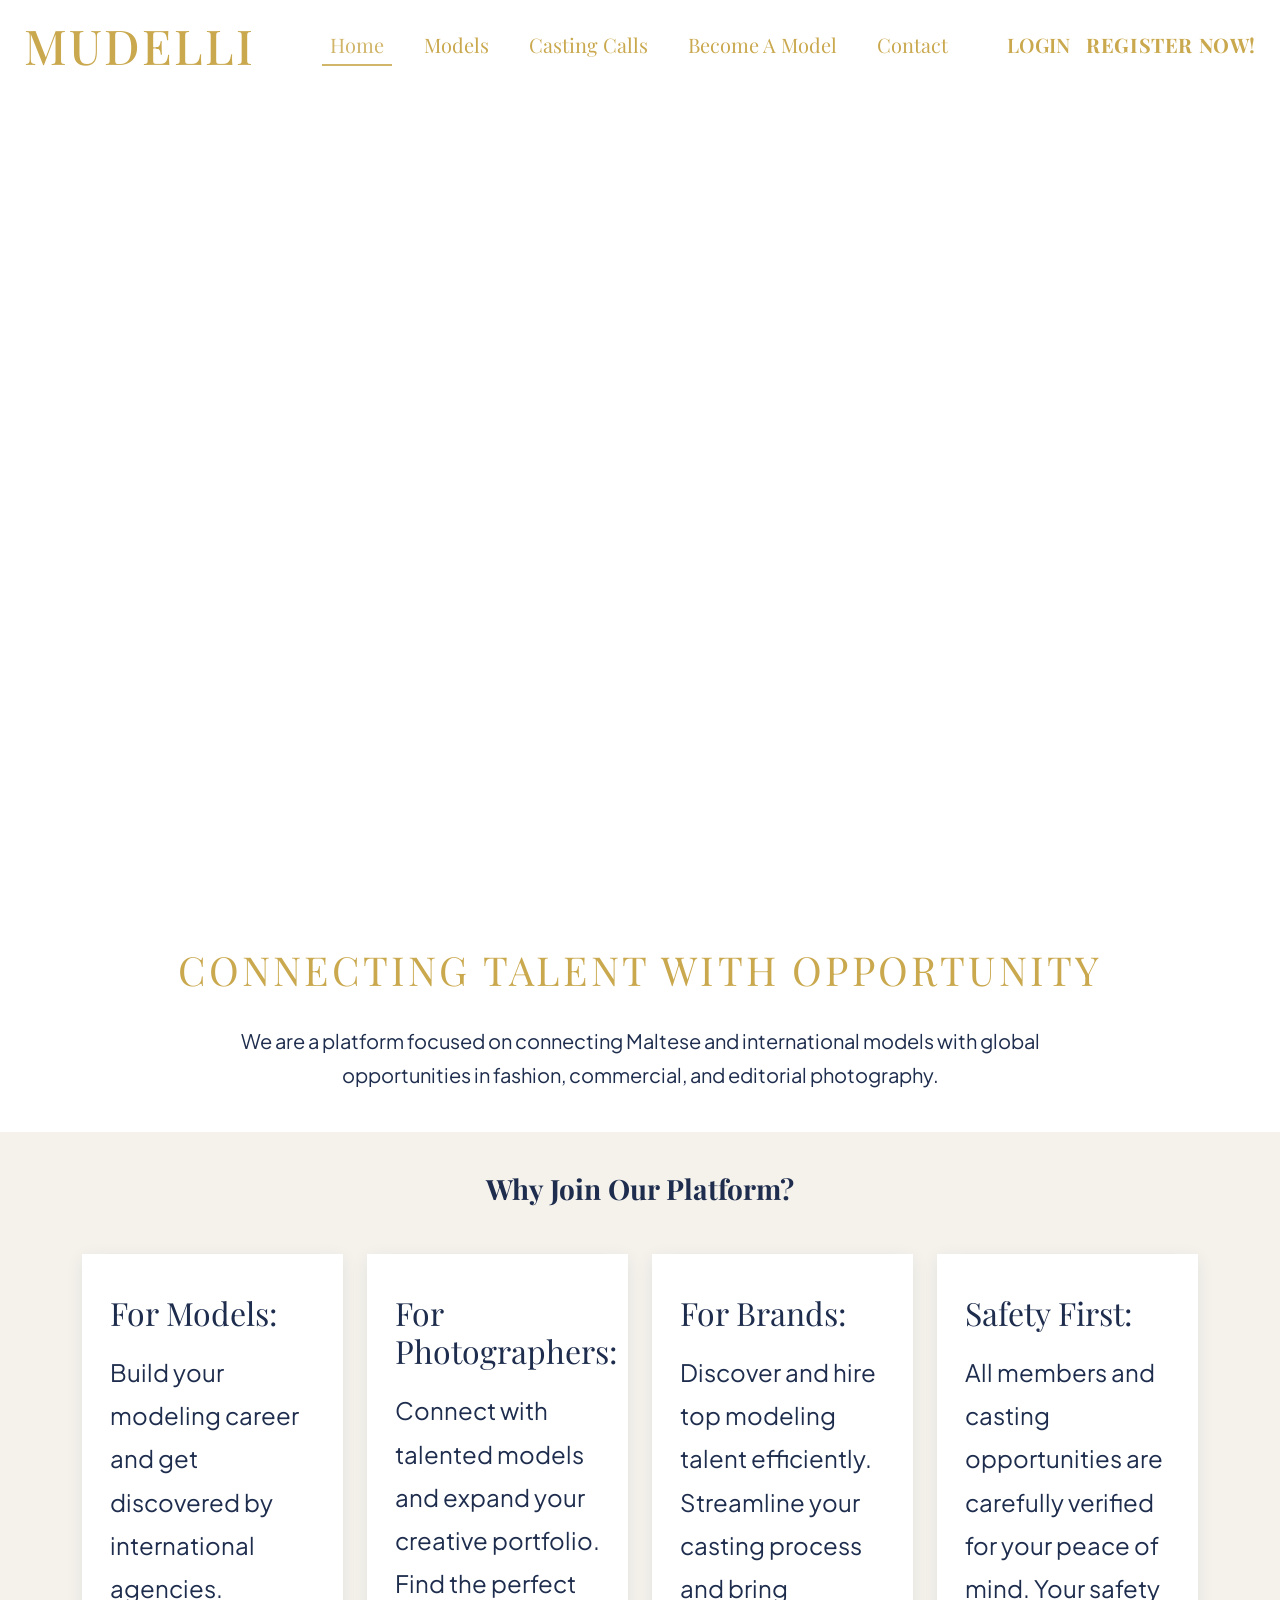
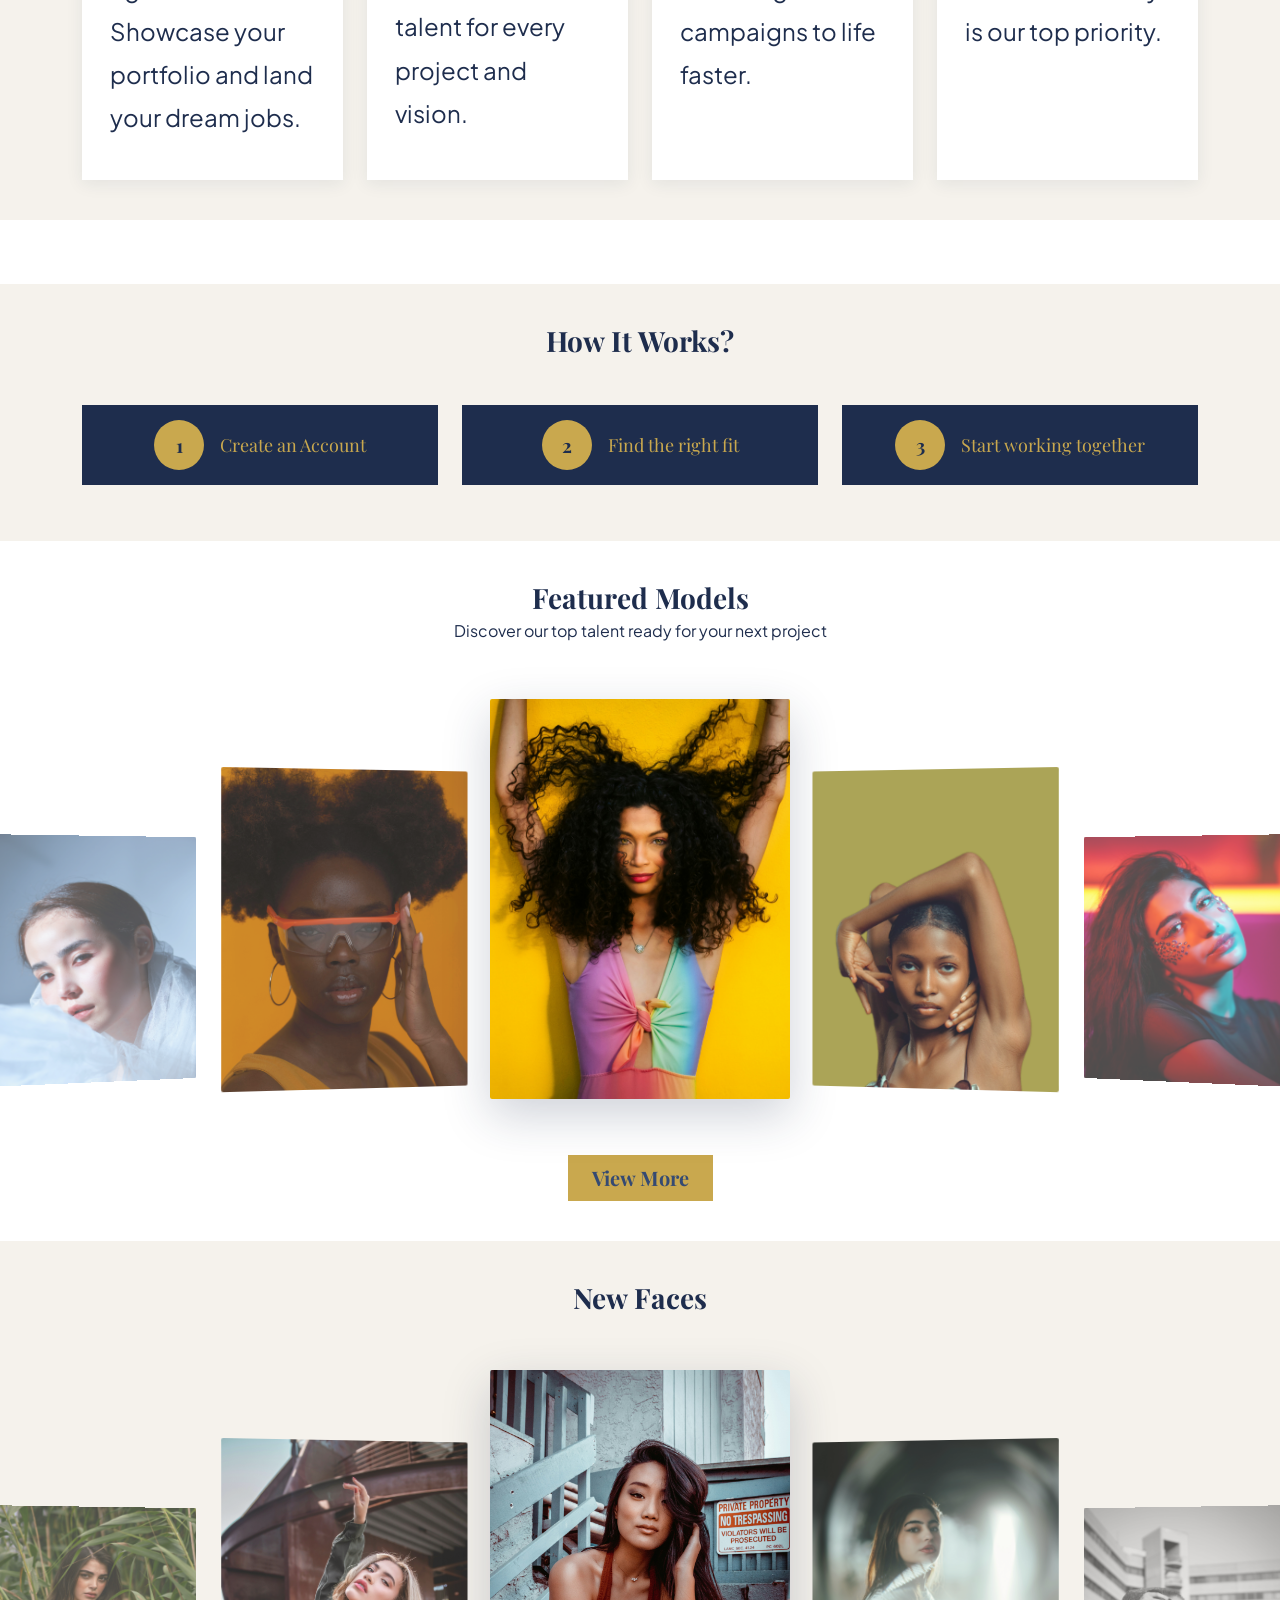
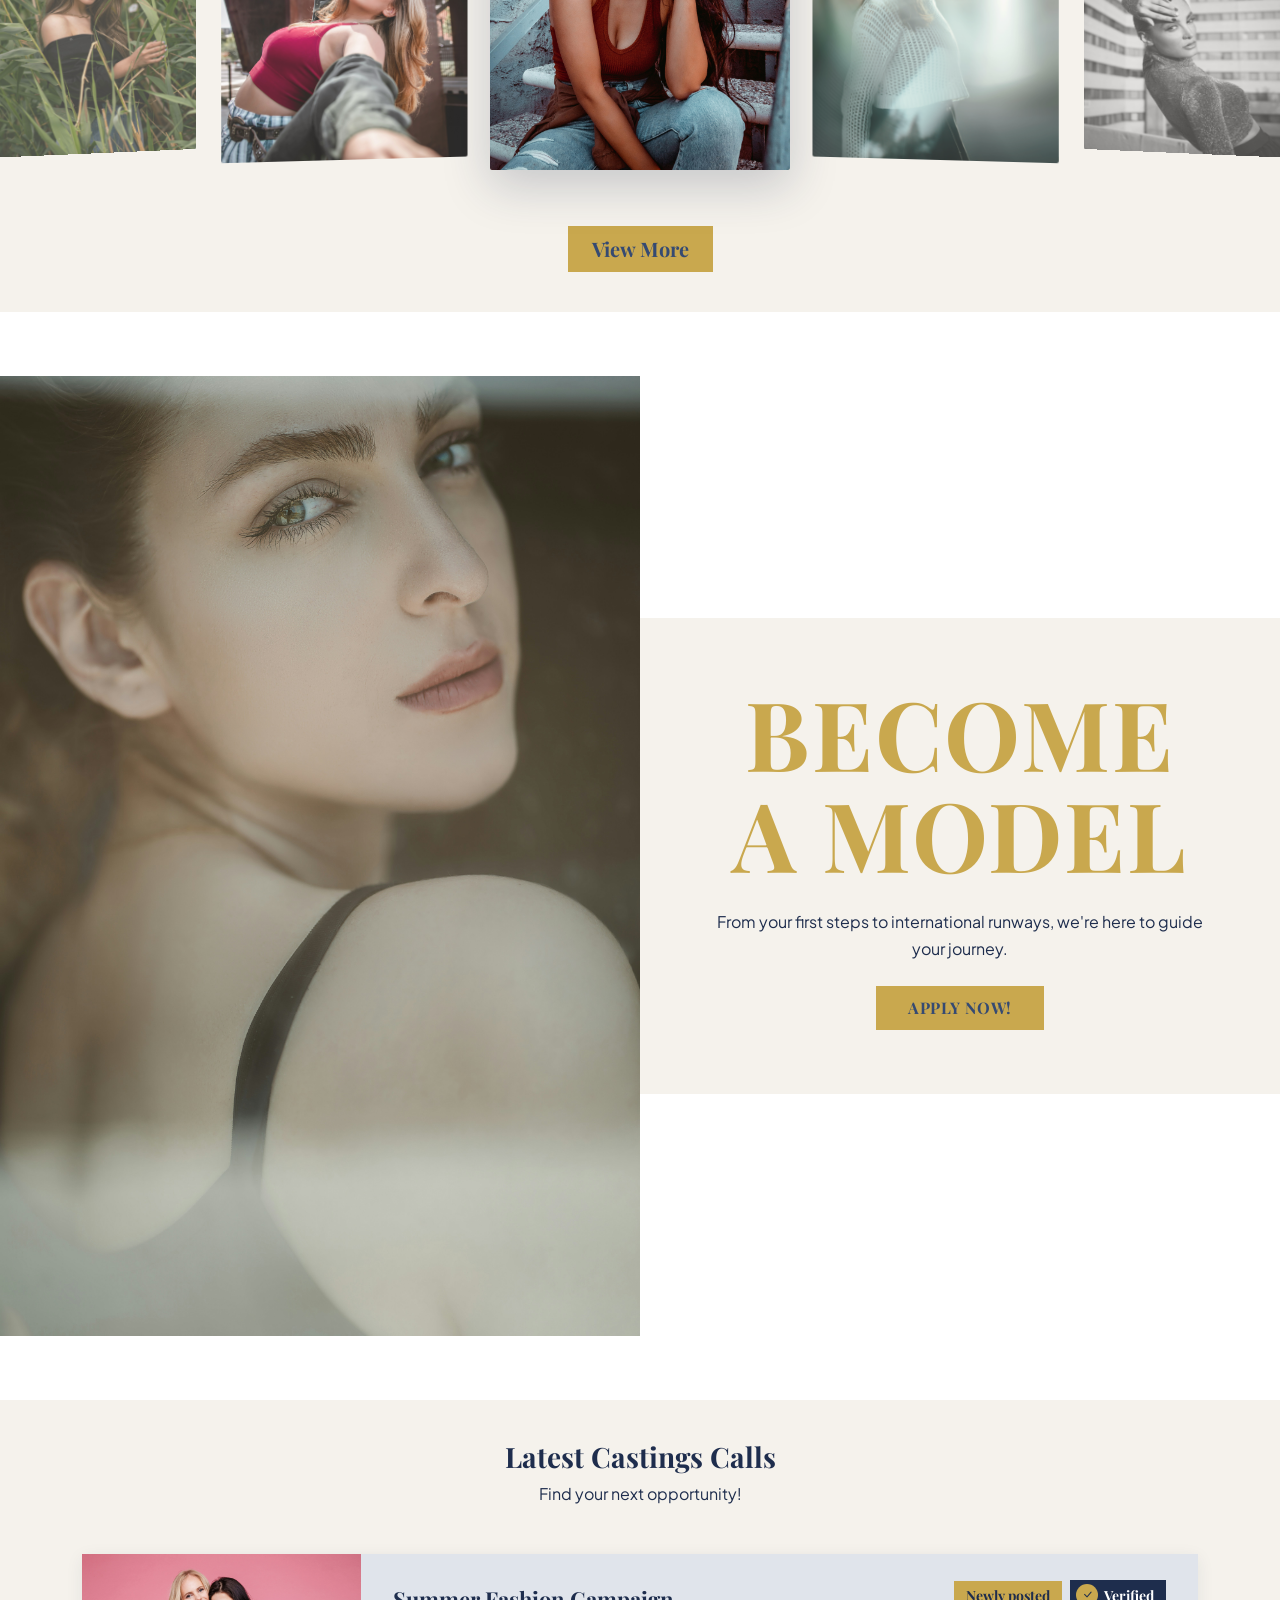
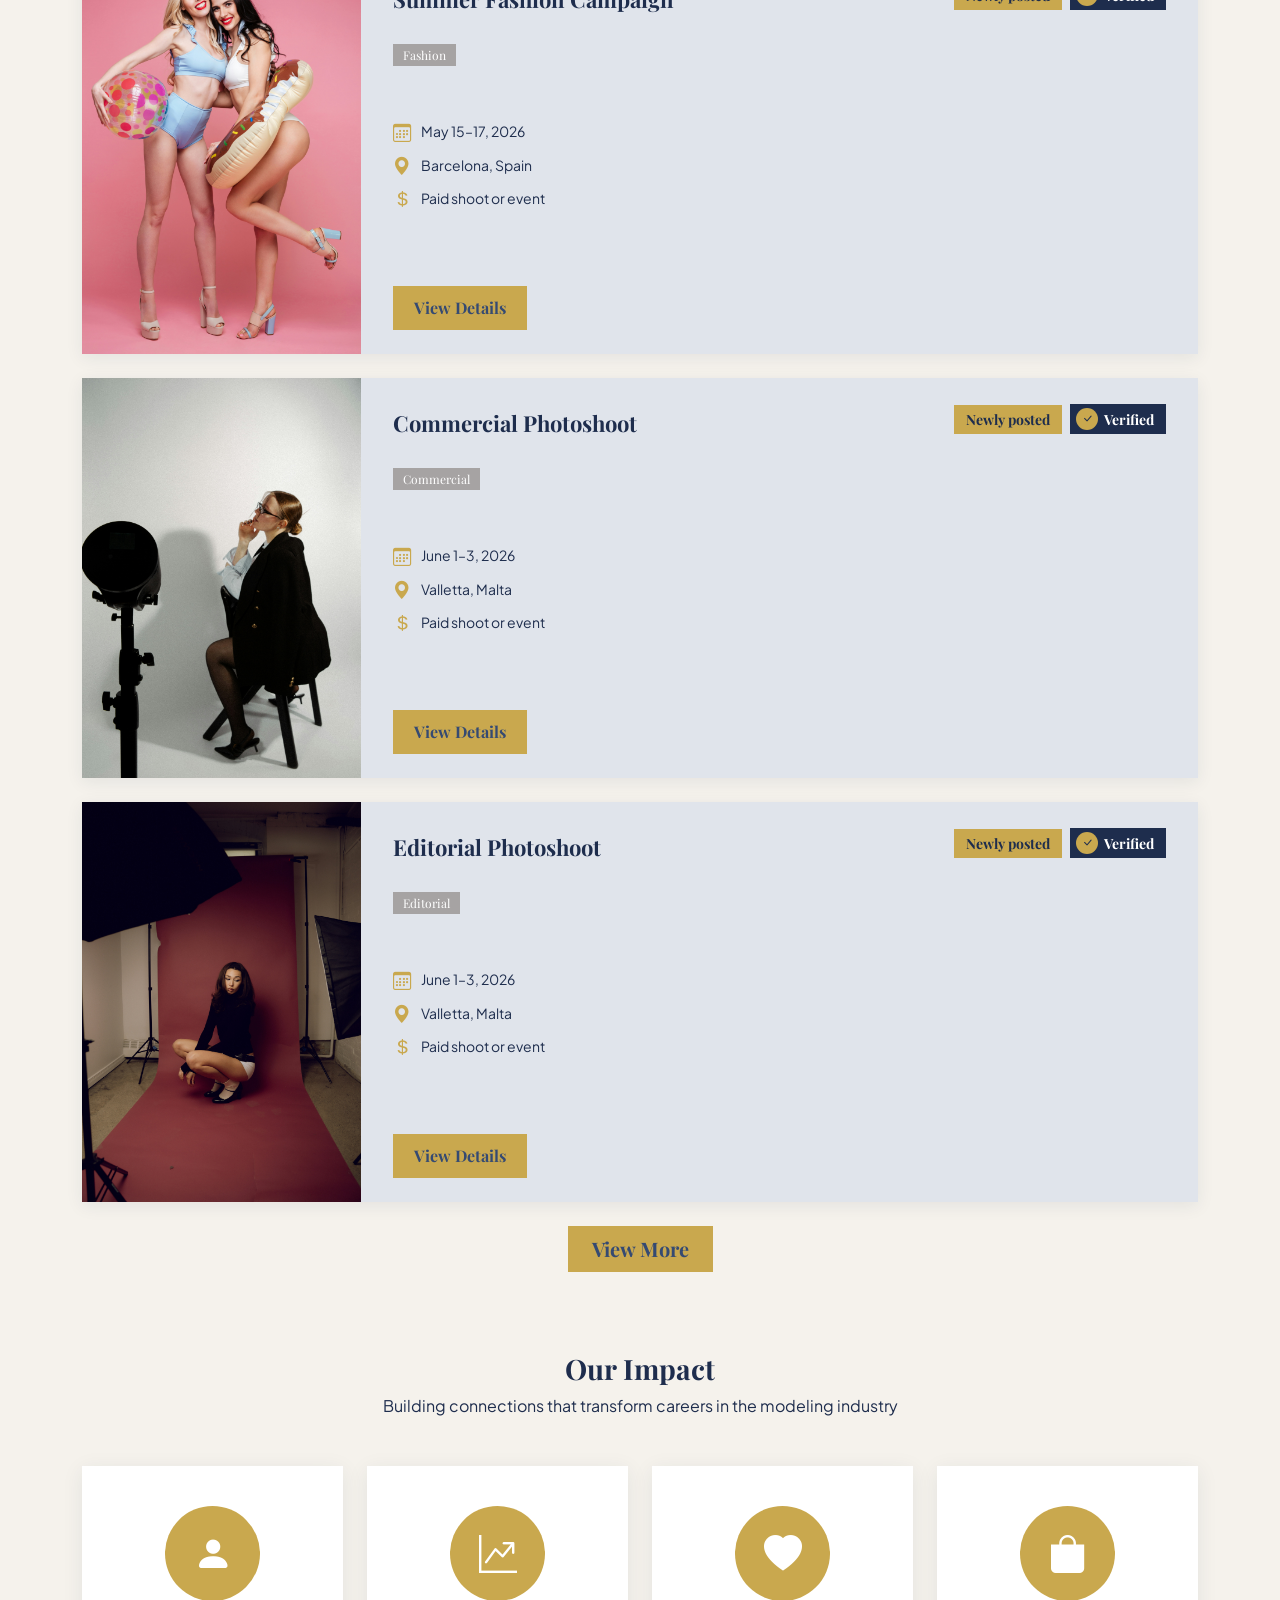
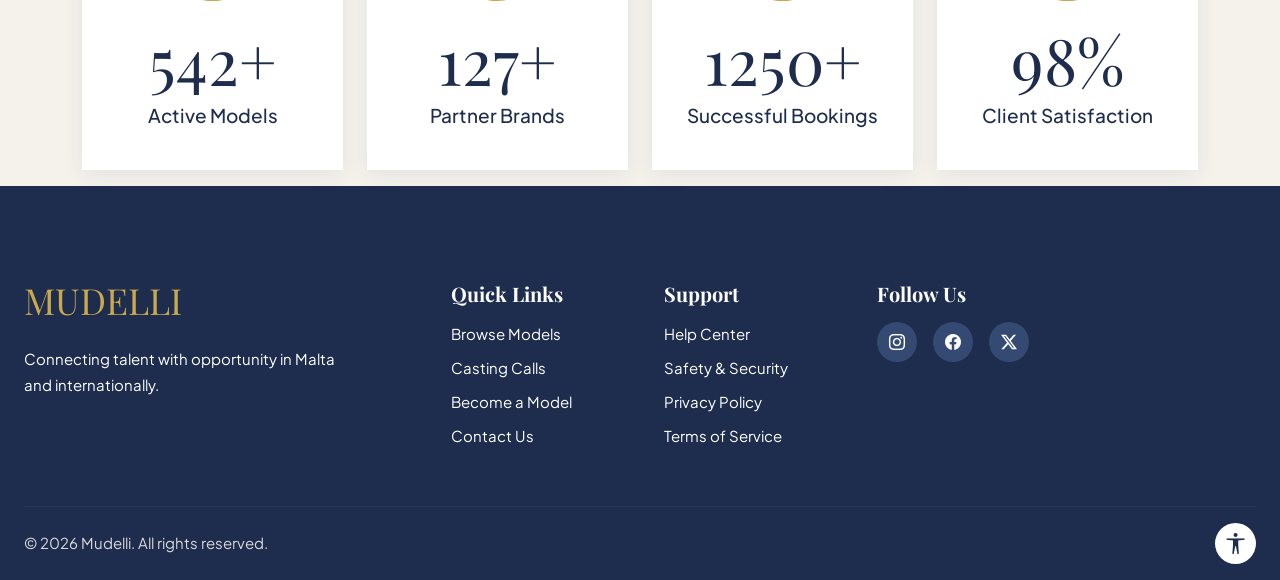
<file: index.html>
<!DOCTYPE html>
<html lang="en">

<head>
  <meta charset="UTF-8" />
  <meta name="viewport" content="width=device-width, initial-scale=1.0" />
 
  <meta name="description"
    content="Mudelli — Connecting Maltese and international models with global opportunities in fashion, commercial, and editorial photography." />

  <title>Mudelli — Connecting Talent with Opportunity</title>

  <!--
      Bootstrap 5.3 CSS
  -->
  <link href="https://cdn.jsdelivr.net/npm/bootstrap@5.3.3/dist/css/bootstrap.min.css" rel="stylesheet"
    integrity="sha384-QWTKZyjpPEjISv5WaRU9OFeRpok6YctnYmDr5pNlyT2bRjXh0JMhjY6hW+ALEwIH"
    crossorigin="anonymous" />
<script
  src="https://cdn.jsdelivr.net/npm/bootstrap@5.3.3/dist/js/bootstrap.bundle.min.js">
</script>  <!--
      Bootstrap Icons 1.11
  -->
  <link href="https://cdn.jsdelivr.net/npm/bootstrap-icons@1.11.3/font/bootstrap-icons.min.css" rel="stylesheet" />

  <!--
      Google Fonts: Playfair Display and Plus Jakarta Sans
  -->
  <link rel="preconnect" href="https://fonts.googleapis.com" />
  <link rel="preconnect" href="https://fonts.gstatic.com" crossorigin />
  <link
    href="https://fonts.googleapis.com/css2?family=Playfair+Display:ital,wght@0,400;0,500;0,600;0,700;0,800&family=Plus+Jakarta+Sans:wght@400;500;600&display=swap"
    rel="stylesheet" />

  <link rel="stylesheet" href="css/style.css" />

  <style>
    /* Navbar overlays the hero on this page — transparent background until scroll */
    #mainNav {
      position: absolute;
      top: 0;
      left: 0;
      right: 0;
      z-index: 1030;
    }

    /* Hero section fills full viewport height */
    #hero {
      height: 100vh;
    }

    /* Carousel and inner div fill the full hero height */
    #hero .carousel,
    #hero .carousel-inner {
      height: 100%;
    }

    /* Each slide fills full height with a premium ease-in-out transition */
    #hero .carousel-item {
      height: 100%;
      transition: transform 0.9s ease-in-out !important;
    }

    /* Images cover the full slide without distortion */
    #hero .hero-img {
      height: 100%;
      object-fit: cover;
      object-position: center top;
    }
  </style>
</head>

<body>

  <!--
      SKIP NAVIGATION — lets keyboard/screen-reader users jump past
      repetitive navigation and straight to the page content
  -->
  <a class="skip-link visually-hidden-focusable" href="#main-content">Skip to main content</a>

  <!--
      HEADER — Fixed top navigation bar
  -->
  <header>
    <nav class="navbar navbar-expand-lg navbar-dark mudelli-nav" id="mainNav"
      aria-label="Main site navigation">
      <div class="container-xxl px-4">

        <!--
            Brand Logo
        -->
        <!--
            aria-label gives screen readers the full context
        -->
        <a class="navbar-brand mudelli-logo" href="index.html" aria-label="Mudelli — return to homepage">
          MUDELLI
        </a>

        <!--
            Mobile hamburger toggle
        -->
        <button class="navbar-toggler border-0" type="button" data-bs-toggle="collapse"
          data-bs-target="#navbarContent" aria-controls="navbarContent" aria-expanded="false"
          aria-label="Toggle main navigation menu">
          <span class="navbar-toggler-icon"></span>
        </button>

        <!--
            Collapsible menu
        -->
        <div class="collapse navbar-collapse" id="navbarContent">

          <!--
              Primary nav links centred between logo and auth buttons
          -->
          <ul class="navbar-nav mx-auto gap-lg-4">
            <li class="nav-item">
              <!--
                  aria-current="page" marks the active page for screen readers
              -->
              <a class="nav-link active" aria-current="page" href="index.html">Home</a>
            </li>
            <li class="nav-item">
              <a class="nav-link" href="models.html">Models</a>
            </li>
            <li class="nav-item">
              <a class="nav-link" href="casting-calls.html">Casting Calls</a>
            </li>
            <li class="nav-item">
              <a class="nav-link" href="become-a-model.html">Become A Model</a>
            </li>
            <li class="nav-item">
              <a class="nav-link" href="contact.html">Contact</a>
            </li>
          </ul>

          <!--
              Auth action buttons
          -->
          <div class="d-flex align-items-center gap-3 mt-3 mt-lg-0">
            <a href="login.html" class="btn-nav-auth" aria-label="Log in to your Mudelli account">LOGIN</a>
            <a href="login.html#register" class="btn-nav-auth btn-nav-register"
              aria-label="Create a new Mudelli account">REGISTER NOW!</a>
          </div>

        </div>
        <!--
            end of navbar collapse
        -->
      </div>
      <!--
          end of container
      -->
    </nav>
  </header>


  <!--
      MAIN page content
  -->
  <main id="main-content">
    <h1 class="visually-hidden">Mudelli — Connecting Talent with Opportunity</h1>

    <!--
        HERO CAROUSEL
        Full-width, auto-rotating carousel with six high-quality images.
        Bootstrap carousel
    -->
    <section id="hero" aria-label="Hero — featured imagery slideshow">

      <div id="carouselExampleSlidesOnly" class="carousel slide" data-bs-ride="carousel" data-bs-interval="3500">
        <div class="carousel-inner">
          <div class="carousel-item active">
            <img src="images/hero1.jpg" class="d-block w-100 hero-img" alt="Mudelli hero slide 1">
          </div>
          <div class="carousel-item">
            <img src="images/hero2.jpg" class="d-block w-100 hero-img" alt="Mudelli hero slide 2">
          </div>
          <div class="carousel-item">
            <img src="images/hero3.jpg" class="d-block w-100 hero-img" alt="Mudelli hero slide 3">
          </div>
          <div class="carousel-item">
            <img src="images/hero4.jpg" class="d-block w-100 hero-img" alt="Mudelli hero slide 4">
          </div>
          <div class="carousel-item">
            <img src="images/hero5.jpg" class="d-block w-100 hero-img" alt="Mudelli hero slide 5">
          </div>
          <div class="carousel-item">
            <img src="images/hero6.jpg" class="d-block w-100 hero-img" alt="Mudelli hero slide 6">
          </div>
        </div>
      </div>
      <!--
          end of carousel
      -->
    </section>


    <!--
        TAGLINE
        "CONNECTING TALENT WITH OPPORTUNITY"
    -->
    <section id="about" class="tagline-section" aria-label="About Mudelli">
      <div class="container text-center">

        <!--
            Main tagline — gold, Playfair Display, all-caps
        -->
        <p class="tagline-headline">
          CONNECTING TALENT WITH OPPORTUNITY
        </p>

        <!--
            Supporting description
        -->
        <p class="tagline-sub">
          We are a platform focused on connecting Maltese and international models
          with global opportunities in fashion, commercial, and editorial photography.
        </p>

      </div>
    </section>


    <!--
        WHY JOIN OUR PLATFORM?
    -->
    <section id="why-join" class="why-section" aria-labelledby="why-heading">
      <div class="container">

        <h2 id="why-heading" class="section-title text-center mb-5">Why Join Our Platform?</h2>

        <div class="row g-4 justify-content-center">

          <!--
              Card 1 — For Models
          -->
          <div class="col-lg-3 col-md-6 col-sm-10">
            <article class="why-card h-100" aria-label="Benefits for Models">
              <div class="why-card-inner">
                <h3 class="why-card-title">For Models:</h3>
                <p class="why-card-text">
                  Build your modeling career and get discovered by international agencies.
                  Showcase your portfolio and land your dream jobs.
                </p>
              </div>
            </article>
          </div>

          <!--
              Card 2 — For Photographers
          -->
          <div class="col-lg-3 col-md-6 col-sm-10">
            <article class="why-card h-100" aria-label="Benefits for Photographers">
              <div class="why-card-inner">
                <h3 class="why-card-title">For Photographers:</h3>
                <p class="why-card-text">
                  Connect with talented models and expand your creative portfolio.
                  Find the perfect talent for every project and vision.
                </p>
              </div>
            </article>
          </div>

          <!--
              Card 3 — For Brands
          -->
          <div class="col-lg-3 col-md-6 col-sm-10">
            <article class="why-card h-100" aria-label="Benefits for Brands">
              <div class="why-card-inner">
                <h3 class="why-card-title">For Brands:</h3>
                <p class="why-card-text">
                  Discover and hire top modeling talent efficiently.
                  Streamline your casting process and bring campaigns to life faster.
                </p>
              </div>
            </article>
          </div>

          <!--
              Card 4 — Safety First
          -->
          <div class="col-lg-3 col-md-6 col-sm-10">
            <article class="why-card h-100" aria-label="Safety and verification policy">
              <div class="why-card-inner">
                <h3 class="why-card-title">Safety First:</h3>
                <p class="why-card-text">
                  All members and casting opportunities are carefully verified
                  for your peace of mind. Your safety is our top priority.
                </p>
              </div>
            </article>
          </div>

        </div>
        <!--
            end of row
        -->
      </div>
      <!--
          end of container
      -->
    </section>




    <!--
        HOW IT WORKS
        Three numbered steps on a cream background.
        The step numbers (1–3) are inside gold circles and are
        aria-hidden because the visible text already conveys order.
    -->
    <section id="how-it-works" class="how-section" aria-labelledby="how-heading">
      <div class="container">

        <h2 id="how-heading" class="section-title text-center mb-5">How It Works?</h2>

        <!--
            Steps presented as an ordered list for semantic order
        -->
        <ol class="row g-4 justify-content-center list-unstyled" aria-label="Platform steps">

          <!--
              Step 1: number circle sits inline on the left inside the navy bar
          -->
          <li class="col-lg-4 col-md-6">
            <div class="step-bar">
              <div class="step-number" aria-hidden="true">1</div>
              <span class="step-title">Create an Account</span>
            </div>
          </li>

          <!--
              Step 2
          -->
          <li class="col-lg-4 col-md-6">
            <div class="step-bar">
              <div class="step-number" aria-hidden="true">2</div>
              <span class="step-title">Find the right fit</span>
            </div>
          </li>

          <!--
              Step 3
          -->
          <li class="col-lg-4 col-md-6">
            <div class="step-bar">
              <div class="step-number" aria-hidden="true">3</div>
              <span class="step-title">Start working together</span>
            </div>
          </li>

        </ol>
      </div>
    </section>


<!--
    FEATURED MODELS (3D perspective layout)
    Five portrait cards — centre largest, scaling smaller outward.
-->
<section id="featured-models" class="models-section" aria-labelledby="featured-heading">
  <div class="container-xxl">

    <!--
        Section heading — centred above the 3D layout
    -->
    <div class="text-center mb-4 px-4">
      <h2 id="featured-heading" class="section-title mb-1">Featured Models</h2>
      <p class="section-subtitle mb-0">Discover our top talent ready for your next project</p>
    </div>

    <!--
        3D fan layout — five cards, centre card largest
    -->
    <div class="faces-3d-stage" role="list" aria-label="Featured models 3D showcase">

      <!--
          Far left — smallest
      -->
      <div class="face-card face-sm">
        <img src="images/first.jpg" alt="Featured model portrait" loading="lazy" />
      </div>

      <!--
          Near left
      -->
      <div class="face-card face-md">
        <img src="images/second.jpg" alt="Featured model portrait" loading="lazy" />
      </div>

      <!--
          Centre — largest, most prominent
      -->
      <div class="face-card face-lg">
        <img src="images/third.jpg" alt="Featured model centre portrait" loading="lazy" />
      </div>

      <!--
          Near right
      -->
      <div class="face-card face-md">
        <img src="images/fourth.jpg" alt="Featured model portrait" loading="lazy" />
      </div>

      <!--
          Far right — smallest
      -->
      <div class="face-card face-sm">
        <img src="images/fifth.jpg" alt="Featured model portrait" loading="lazy" />
      </div>

    </div>
    <!--
        end of faces 3d stage
    -->

    <!--
        View More centred below the carousel
    -->
    <div class="text-center mt-4">
      <a href="models.html" class="btn btn-view-more" aria-label="Browse all featured models">
        View More
      </a>
    </div>

  </div>
  <!--
      end of container
  -->
</section>


    <!--
        NEW FACES
        3D perspective-style card arrangement of five portrait
        photos. The centre card is the largest; cards scale down
        symmetrically outward to create visual depth.
    -->
    <section id="new-faces" class="new-faces-section" aria-labelledby="new-faces-heading">
      <div class="container-xxl">

        <!--
            Section heading — centred
        -->
        <div class="text-center mb-4 px-4">
          <h2 id="new-faces-heading" class="section-title mb-0">New Faces</h2>
        </div>

        <!--
            3D fan-layout — five cards, centre is largest
        -->
        <div class="faces-3d-stage" role="list" aria-label="New model faces showcase">

          <!--
              Far left — smallest
          -->
          <div class="face-card face-sm">
            <img
              src="images/newfaces1.jpg"
              alt="New face model — emerging talent portrait" loading="lazy" />
          </div>

          <!--
              Near left — slightly larger
          -->
          <div class="face-card face-md">
            <img
              src="images/newfaces2.jpg"
              alt="New face model — rising star portrait" loading="lazy" />
          </div>

          <!--
              Centre — largest, most prominent
          -->
          <div class="face-card face-lg">
            <img
              src="images/newfaces3.jpg"
              alt="New face model — featured centre portrait" loading="lazy" />
          </div>

          <!--
              Near right — slightly larger
          -->
          <div class="face-card face-md">
            <img
              src="images/newfaces4.jpg"
              alt="New face model — portfolio portrait" loading="lazy" />
          </div>

          <!--
              Far right — smallest
          -->
          <div class="face-card face-sm">
            <img
              src="images/newfaces5.jpg"
              alt="New face model — contemporary portrait" loading="lazy" />
          </div>

        </div>
        <!--
            end of faces 3d stage
        -->

        <!--
            View More centred below
        -->
        <div class="text-center mt-4">
          <a href="new-faces.html" class="btn btn-view-more" aria-label="Browse all new faces">
            View More
          </a>
        </div>

      </div>
    </section>


    <!--
        BECOME A MODEL
        Split layout: left = large gold headline + description + CTA;
        right = full-height model photograph.
    -->
    <section id="become-a-model" class="become-section" aria-labelledby="become-heading">
      <div class="row g-0 align-items-center">

        <!--
            Left column — model photograph
        -->
        <div class="col-lg-6 become-img-col">
          <img
            src="images/become-a-model.jpg"
            class="become-img"
            alt="Model in a professional photoshoot — representing the Mudelli modeling journey" loading="lazy" />
        </div>

        <!--
            Right column — text content
        -->
        <div class="col-lg-6 become-content d-flex flex-column justify-content-center">
          <!--
              "BECOME A MODEL" large display heading (gold)
          -->
          <h2 id="become-heading" class="become-title" aria-label="Become a model with Mudelli">
            BECOME<br />A MODEL
          </h2>
          <p class="become-subtitle">
            From your first steps to international runways, we're here to guide your journey.
          </p>
          <!--
              Large CTA button — links to the dedicated page
          -->
          <div class="mt-4">
            <a href="become-a-model.html" class="btn btn-apply-now"
              aria-label="Apply now to start your modeling career with Mudelli">
              APPLY NOW!
            </a>
          </div>
        </div>

      </div>
    </section>


    <!--
        LATEST CASTING CALLS
        Three horizontal casting-call cards, each linking to the
        detail page. Uses <article> per card; icons are decorative
        (aria-hidden) while meaningful text is in <span> beside them.
    -->
    <section id="casting-calls" class="castings-section" aria-labelledby="castings-heading">
      <div class="container">

        <!--
            Section heading + subtitle
        -->
        <h2 id="castings-heading" class="section-title mb-2">Latest Castings Calls</h2>
        <p class="section-subtitle mb-5">Find your next opportunity!</p>

        <!--
            Casting Card 1 — Summer Fashion Campaign
        -->
        <article class="casting-card mb-4" aria-label="Casting call: Summer Fashion Campaign, Barcelona">
          <div class="row g-0">

            <!--
                Casting image (left)
            -->
            <div class="col-md-4 col-lg-3">
              <img
                src="images/summercampaign1.jpg"
                class="casting-img w-100 h-100 object-fit-cover"
                alt="Summer Fashion Campaign — Barcelona photoshoot scene" />
            </div>

            <!--
                Casting details (right)
            -->
            <div class="col-md-8 col-lg-9 casting-details-col">
              <div class="casting-content h-100 d-flex flex-column justify-content-between">

                <!--
                    Row 1: title + Newly posted + Verified — all on same line
                -->
                <div class="d-flex justify-content-between align-items-center flex-wrap gap-2 mb-1">
                  <h3 class="casting-title mb-0">Summer Fashion Campaign</h3>
                  <div class="d-flex align-items-center gap-2">
                    <span class="newly-posted-label" aria-live="polite">Newly posted</span>
                    <span class="casting-verified">
                      <span class="casting-verified-check" aria-hidden="true"><i class="bi bi-check-lg"></i></span>
                      Verified
                    </span>
                  </div>
                </div>

                <!--
                    Row 2: category badge
                -->
                <span class="casting-badge d-inline-block mb-2">Fashion</span>

                <!--
                    Meta info with icons — icons are decorative, text carries meaning
                -->
                <ul class="casting-meta list-unstyled mt-3" aria-label="Casting details">
                  <li>
                    <i class="bi bi-calendar3" aria-hidden="true"></i>
                    <span>May 15–17, 2026</span>
                  </li>
                  <li>
                    <i class="bi bi-geo-alt-fill" aria-hidden="true"></i>
                    <span>Barcelona, Spain</span>
                  </li>
                  <li>
                    <!--
                        Gold dollar icon indicates paid work
                    -->
                    <i class="bi bi-currency-dollar casting-dollar" aria-hidden="true"></i>
                    <span>Paid shoot or event</span>
                  </li>
                </ul>

                <!--
                    CTA button
                -->
                <div class="mt-4">
                  <a href="casting-detail.html" class="btn btn-casting"
                    aria-label="View details for Summer Fashion Campaign">
                    View Details
                  </a>
                </div>

              </div>
            </div>
          </div>
        </article>

        <!--
            Casting Card 2 — Commercial Photoshoot
        -->
        <article class="casting-card mb-4" aria-label="Casting call: Commercial Photoshoot, Valletta">
          <div class="row g-0">

            <div class="col-md-4 col-lg-3">
              <img
                src="images/commercialshoot.jpg"
                class="casting-img w-100 h-100 object-fit-cover"
                alt="Commercial Photoshoot — Valletta location" />
            </div>

            <div class="col-md-8 col-lg-9 casting-details-col">
              <div class="casting-content h-100 d-flex flex-column justify-content-between">
                <div class="d-flex justify-content-between align-items-center flex-wrap gap-2 mb-1">
                  <h3 class="casting-title mb-0">Commercial Photoshoot</h3>
                  <div class="d-flex align-items-center gap-2">
                    <span class="newly-posted-label" aria-live="polite">Newly posted</span>
                    <span class="casting-verified">
                      <span class="casting-verified-check" aria-hidden="true"><i class="bi bi-check-lg"></i></span>
                      Verified
                    </span>
                  </div>
                </div>
                <span class="casting-badge d-inline-block mb-2">Commercial</span>
                <ul class="casting-meta list-unstyled mt-3" aria-label="Casting details">
                  <li>
                    <i class="bi bi-calendar3" aria-hidden="true"></i>
                    <span>June 1–3, 2026</span>
                  </li>
                  <li>
                    <i class="bi bi-geo-alt-fill" aria-hidden="true"></i>
                    <span>Valletta, Malta</span>
                  </li>
                  <li>
                    <i class="bi bi-currency-dollar casting-dollar" aria-hidden="true"></i>
                    <span>Paid shoot or event</span>
                  </li>
                </ul>
                <div class="mt-4">
                  <a href="casting-detail.html" class="btn btn-casting"
                    aria-label="View details for Commercial Photoshoot">
                    View Details
                  </a>
                </div>
              </div>
            </div>
          </div>
        </article>

        <!--
            Casting Card 3 — Editorial Photoshoot
        -->
        <article class="casting-card mb-4" aria-label="Casting call: Editorial Photoshoot, Valletta">
          <div class="row g-0">

            <div class="col-md-4 col-lg-3">
              <img
                src="images/editorialshoot.jpg"
                class="casting-img w-100 h-100 object-fit-cover"
                alt="Editorial Photoshoot — Valletta location" />
            </div>

            <div class="col-md-8 col-lg-9 casting-details-col">
              <div class="casting-content h-100 d-flex flex-column justify-content-between">
                <div class="d-flex justify-content-between align-items-center flex-wrap gap-2 mb-1">
                  <h3 class="casting-title mb-0">Editorial Photoshoot</h3>
                  <div class="d-flex align-items-center gap-2">
                    <span class="newly-posted-label" aria-live="polite">Newly posted</span>
                    <span class="casting-verified">
                      <span class="casting-verified-check" aria-hidden="true"><i class="bi bi-check-lg"></i></span>
                      Verified
                    </span>
                  </div>
                </div>
                <span class="casting-badge d-inline-block mb-2">Editorial</span>
                <ul class="casting-meta list-unstyled mt-3" aria-label="Casting details">
                  <li>
                    <i class="bi bi-calendar3" aria-hidden="true"></i>
                    <span>June 1–3, 2026</span>
                  </li>
                  <li>
                    <i class="bi bi-geo-alt-fill" aria-hidden="true"></i>
                    <span>Valletta, Malta</span>
                  </li>
                  <li>
                    <i class="bi bi-currency-dollar casting-dollar" aria-hidden="true"></i>
                    <span>Paid shoot or event</span>
                  </li>
                </ul>
                <div class="mt-4">
                  <a href="casting-detail.html" class="btn btn-casting"
                    aria-label="View details for Editorial Photoshoot">
                    View Details
                  </a>
                </div>
              </div>
            </div>
          </div>
        </article>

        <!--
            "View all" link below the cards
        -->
        <div class="text-center mt-3">
          <a href="casting-calls.html" class="btn btn-view-more" aria-label="Browse all casting calls">
            View More
          </a>
        </div>

      </div>
      <!--
          end of container
      -->
    </section>

    <!--
        OUR IMPACT
        Four statistics presented in white cards with gold icon
        circles. Each stat has a visually large number and a label.
    -->
    <section id="our-impact" class="impact-section" aria-labelledby="impact-heading">
      <div class="container">

        <h2 id="impact-heading" class="section-title text-center mb-2">Our Impact</h2>
        <p class="section-subtitle text-center mb-5">
          Building connections that transform careers in the modeling industry
        </p>

        <div class="row g-4 justify-content-center">

          <!--
              Stat 1 — Active Models
          -->
          <div class="col-lg-3 col-md-6 col-sm-10">
            <div class="impact-card text-center">
              <!--
                  Gold circle icon
              -->
              <div class="impact-icon" aria-hidden="true">
                <i class="bi bi-person-fill"></i>
              </div>
              <!--
                  Screen readers read the full stat
              -->
              <p class="impact-number">542+<span class="visually-hidden"> active models</span></p>
              <p class="impact-label">Active Models</p>
            </div>
          </div>

          <!--
              Stat 2 — Partner Brands
          -->
          <div class="col-lg-3 col-md-6 col-sm-10">
            <div class="impact-card text-center">
              <div class="impact-icon" aria-hidden="true">
                <i class="bi bi-graph-up-arrow"></i>
              </div>
              <p class="impact-number">127+<span class="visually-hidden"> partner brands</span></p>
              <p class="impact-label">Partner Brands</p>
            </div>
          </div>

          <!--
              Stat 3 — Successful Bookings
          -->
          <div class="col-lg-3 col-md-6 col-sm-10">
            <div class="impact-card text-center">
              <div class="impact-icon" aria-hidden="true">
                <i class="bi bi-heart-fill"></i>
              </div>
              <p class="impact-number">1250+<span class="visually-hidden"> successful bookings</span></p>
              <p class="impact-label">Successful Bookings</p>
            </div>
          </div>

          <!--
              Stat 4 — Client Satisfaction
          -->
          <div class="col-lg-3 col-md-6 col-sm-10">
            <div class="impact-card text-center">
              <div class="impact-icon" aria-hidden="true">
                <i class="bi bi-bag-fill"></i>
              </div>
              <p class="impact-number">98%<span class="visually-hidden"> client satisfaction</span></p>
              <p class="impact-label">Client Satisfaction</p>
            </div>
          </div>

        </div>
        <!--
            end of row
        -->
      </div>
      <!--
          end of container
      -->
    </section>

  </main>
  <!--
      end of mainmain content
  -->


  <!--
      FOOTER
      Dark navy background. Four columns: brand, quick links,
      support, and social. role="contentinfo" is the landmark.
  -->
  <footer class="mudelli-footer" aria-label="Site footer">
    <div class="container-xxl px-4">

      <div class="row g-5 py-5">

        <!--
            Column 1 — Brand
        -->
        <div class="col-lg-4 col-md-12">
          <a href="index.html" class="footer-logo d-inline-block mb-3"
            aria-label="Mudelli — return to homepage">MUDELLI</a>
          <p class="footer-about">
            Connecting talent with opportunity in Malta and internationally.
          </p>
        </div>

        <!--
            Column 2 — Quick Links
        -->
        <div class="col-lg-2 col-md-4 col-6">
          <h3 class="footer-heading">Quick Links</h3>
          <!--
              Distinct aria-label distinguishes this nav from the main header nav
          -->
          <nav aria-label="Footer quick links navigation">
            <ul class="footer-links list-unstyled">
              <li><a href="models.html">Browse Models</a></li>
              <li><a href="casting-calls.html">Casting Calls</a></li>
              <li><a href="become-a-model.html">Become a Model</a></li>
              <li><a href="contact.html">Contact Us</a></li>
            </ul>
          </nav>
        </div>

        <!--
            Column 3 — Support
        -->
        <div class="col-lg-2 col-md-4 col-6">
          <h3 class="footer-heading">Support</h3>
          <nav aria-label="Footer support links navigation">
            <ul class="footer-links list-unstyled">
              <li><a href="#">Help Center</a></li>
              <li><a href="#">Safety &amp; Security</a></li>
              <li><a href="#">Privacy Policy</a></li>
              <li><a href="#">Terms of Service</a></li>
            </ul>
          </nav>
        </div>

        <!--
            Column 4 — Follow Us (social icons)
        -->
        <div class="col-lg-4 col-md-4">
          <h3 class="footer-heading">Follow Us</h3>
          <!--
              Each social link has a descriptive aria-label
          -->
          <div class="social-icons d-flex gap-3" role="list" aria-label="Social media links">
            <a href="#" class="social-icon" aria-label="Follow Mudelli on Instagram">
              <i class="bi bi-instagram" aria-hidden="true"></i>
            </a>
            <a href="#" class="social-icon" aria-label="Follow Mudelli on Facebook">
              <i class="bi bi-facebook" aria-hidden="true"></i>
            </a>
            <a href="#" class="social-icon" aria-label="Follow Mudelli on X (Twitter)">
              <i class="bi bi-twitter-x" aria-hidden="true"></i>
            </a>
          </div>
        </div>

      </div>
      <!--
          end of row
      -->

      <!--
          Horizontal rule separating content from copyright
      -->
      <hr class="footer-divider" aria-hidden="true" />

      <!--
          Bottom bar: copyright + accessibility button
      -->
      <div class="d-flex flex-wrap justify-content-between align-items-center py-3 gap-3">
        <p class="footer-copyright mb-0">© 2026 Mudelli. All rights reserved.</p>

        <!--
            Accessibility widget trigger — opens a modal/panel (placeholder)
        -->
        <button class="accessibility-btn" type="button" aria-label="Open accessibility options"
          aria-haspopup="dialog">
          <i class="bi bi-universal-access" aria-hidden="true"></i>
        </button>
      </div>

    </div>
    <!--
        end of container
    -->
  </footer>


  <!--
      Navbar scroll effect
  -->
  <script>
    window.addEventListener('scroll', function () {
      var nav = document.getElementById('mainNav');
      if (nav) nav.classList.toggle('nav-scrolled', window.scrollY > 80);
    }, { passive: true });
  </script>

  <!--
      Featured Models 3D carousel — drag/swipe to rotate
  -->
  <script>
    (function () {
      var stage = document.querySelector('#featured-models .faces-3d-stage');
      if (!stage) return;

      // All 5 image sources in carousel order
      var images = [
        'images/first.jpg',
        'images/second.jpg',
        'images/third.jpg',
        'images/fourth.jpg',
        'images/fifth.jpg'
      ];
      var centerIndex = 2; // third.jpg starts at centre
      var cards = stage.querySelectorAll('.face-card img');
      var THRESHOLD = 50; // minimum px drag to count as a swipe
      var startX = 0;
      var isDragging = false;

      // Rewrite each card's src so the correct image sits in each DOM slot.
      // DOM positions are fixed so nth-child CSS keeps the right transforms.
      function render() {
        for (var i = 0; i < cards.length; i++) {
          var idx = (centerIndex - 2 + i + images.length * 10) % images.length;
          cards[i].src = images[idx];
        }
      }

      function rotate(dir) { // dir: +1 = left drag (next), -1 = right drag (prev)
        centerIndex = (centerIndex + dir + images.length) % images.length;
        render();
      }

      // ── Mouse ──────────────────────────────────────────────────────
      stage.addEventListener('mousedown', function (e) {
        startX = e.clientX;
        isDragging = true;
        e.preventDefault(); // stop browser text/image drag
      });
      window.addEventListener('mousemove', function (e) {
        if (isDragging) e.preventDefault();
      });
      window.addEventListener('mouseup', function (e) {
        if (!isDragging) return;
        isDragging = false;
        var dx = e.clientX - startX;
        if (Math.abs(dx) >= THRESHOLD) rotate(dx < 0 ? 1 : -1);
      });

      // ── Touch ──────────────────────────────────────────────────────
      stage.addEventListener('touchstart', function (e) {
        startX = e.touches[0].clientX;
      }, { passive: true });
      stage.addEventListener('touchend', function (e) {
        var dx = e.changedTouches[0].clientX - startX;
        if (Math.abs(dx) >= THRESHOLD) rotate(dx < 0 ? 1 : -1);
      }, { passive: true });

      // Prevent native image drag from interfering
      stage.addEventListener('dragstart', function (e) { e.preventDefault(); });
    })();
  </script>

</body>
</html>
</file>
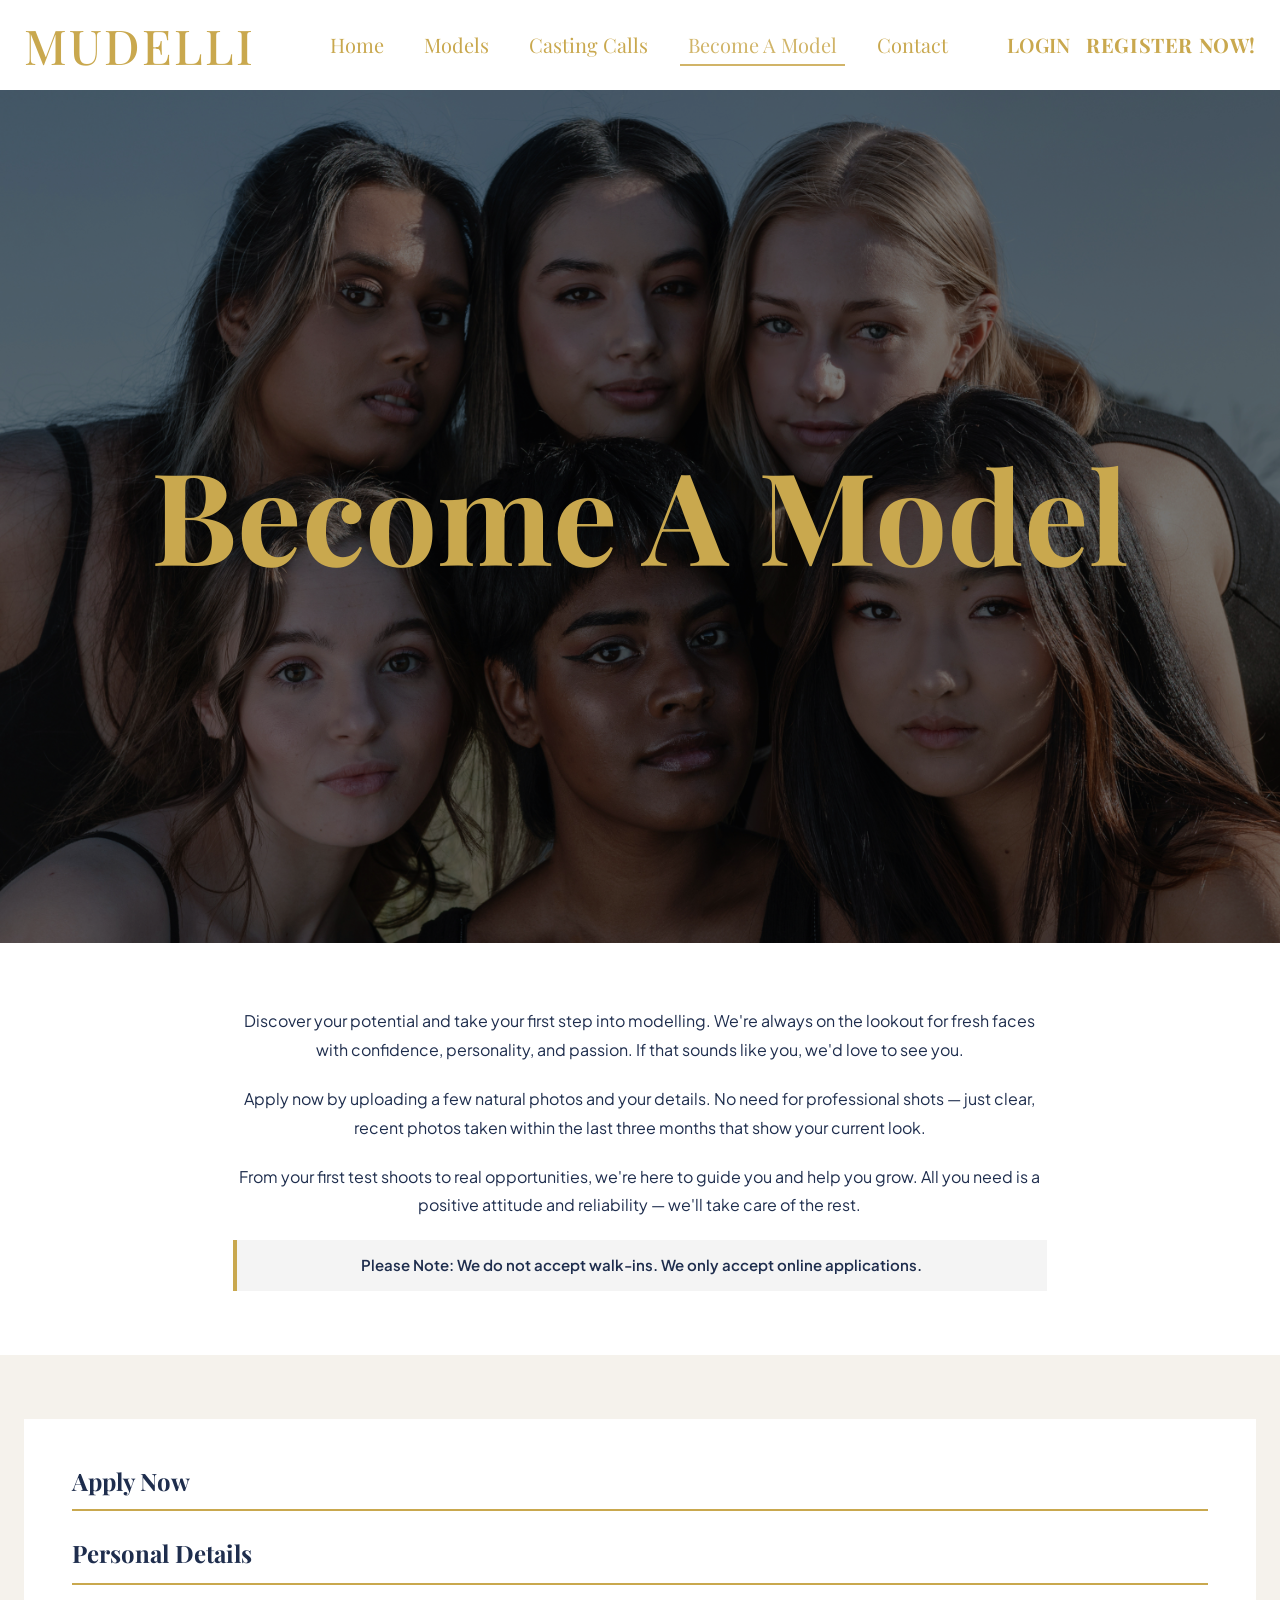
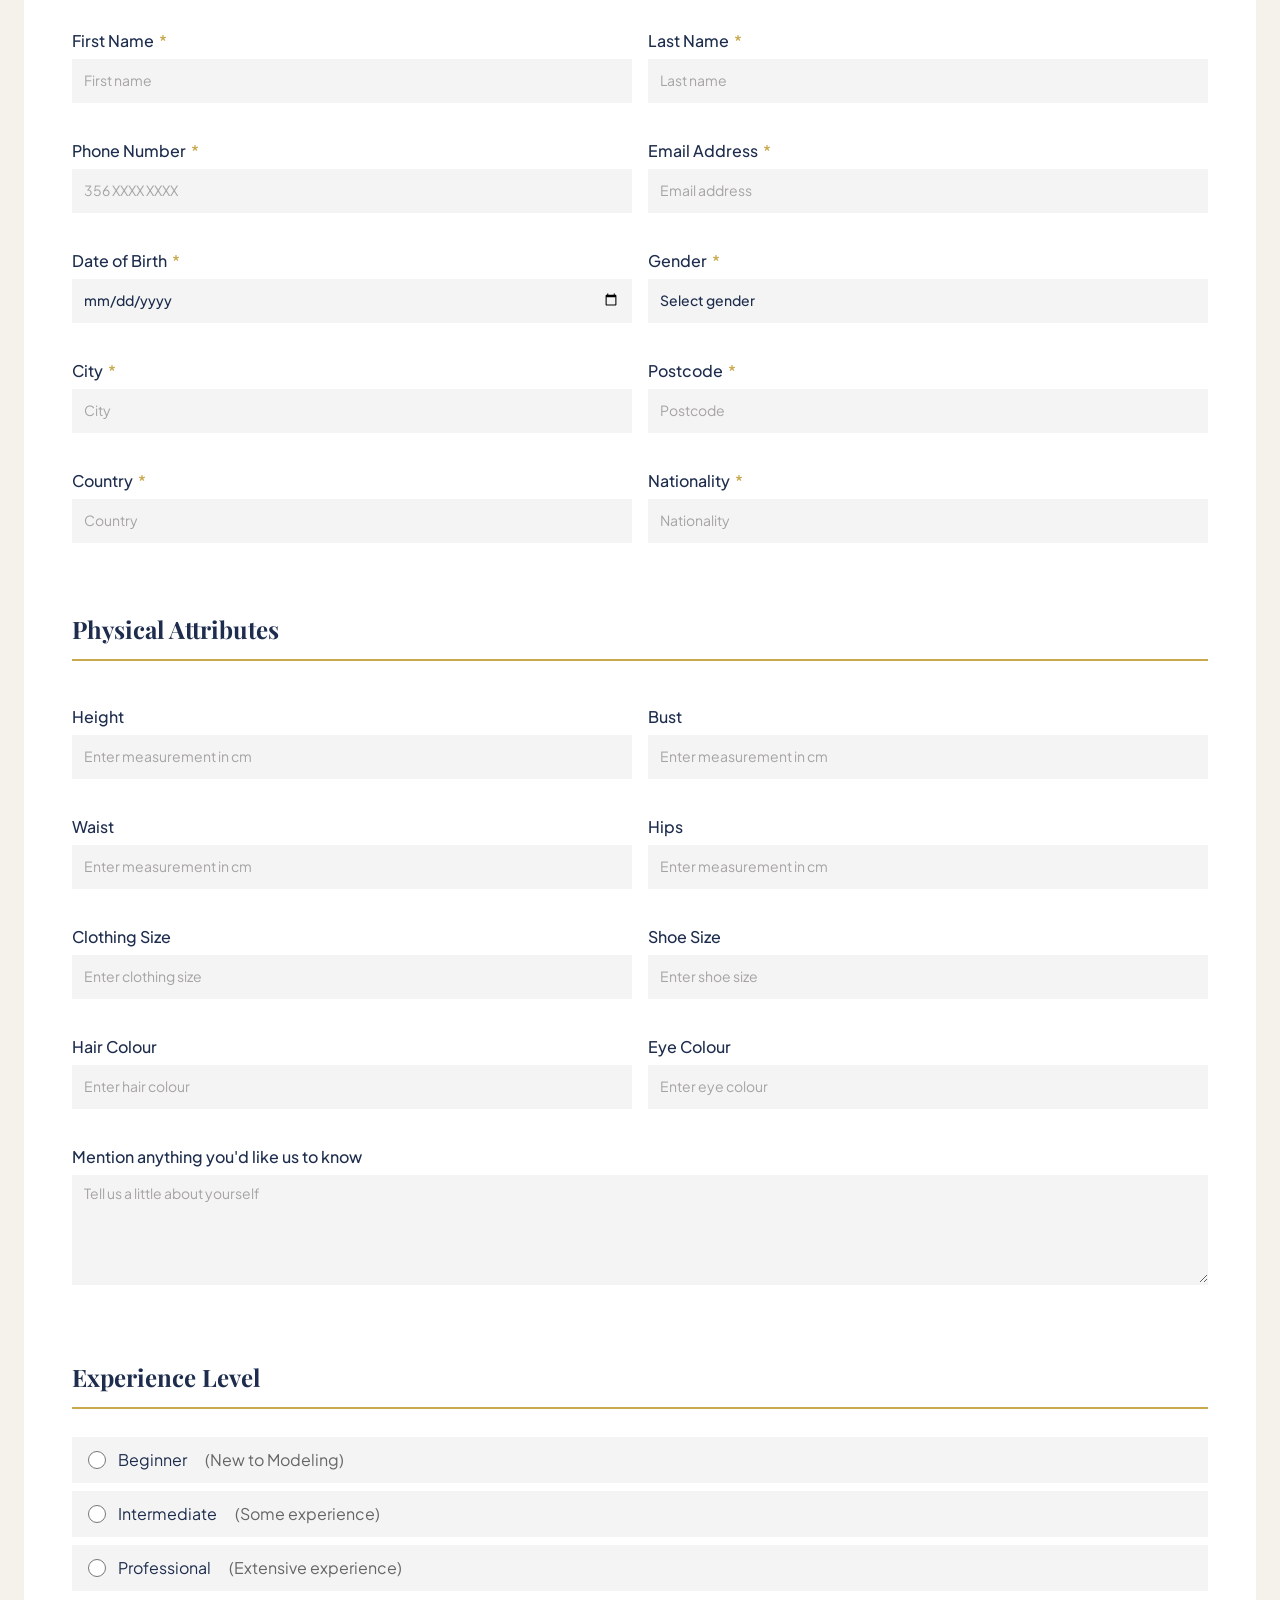
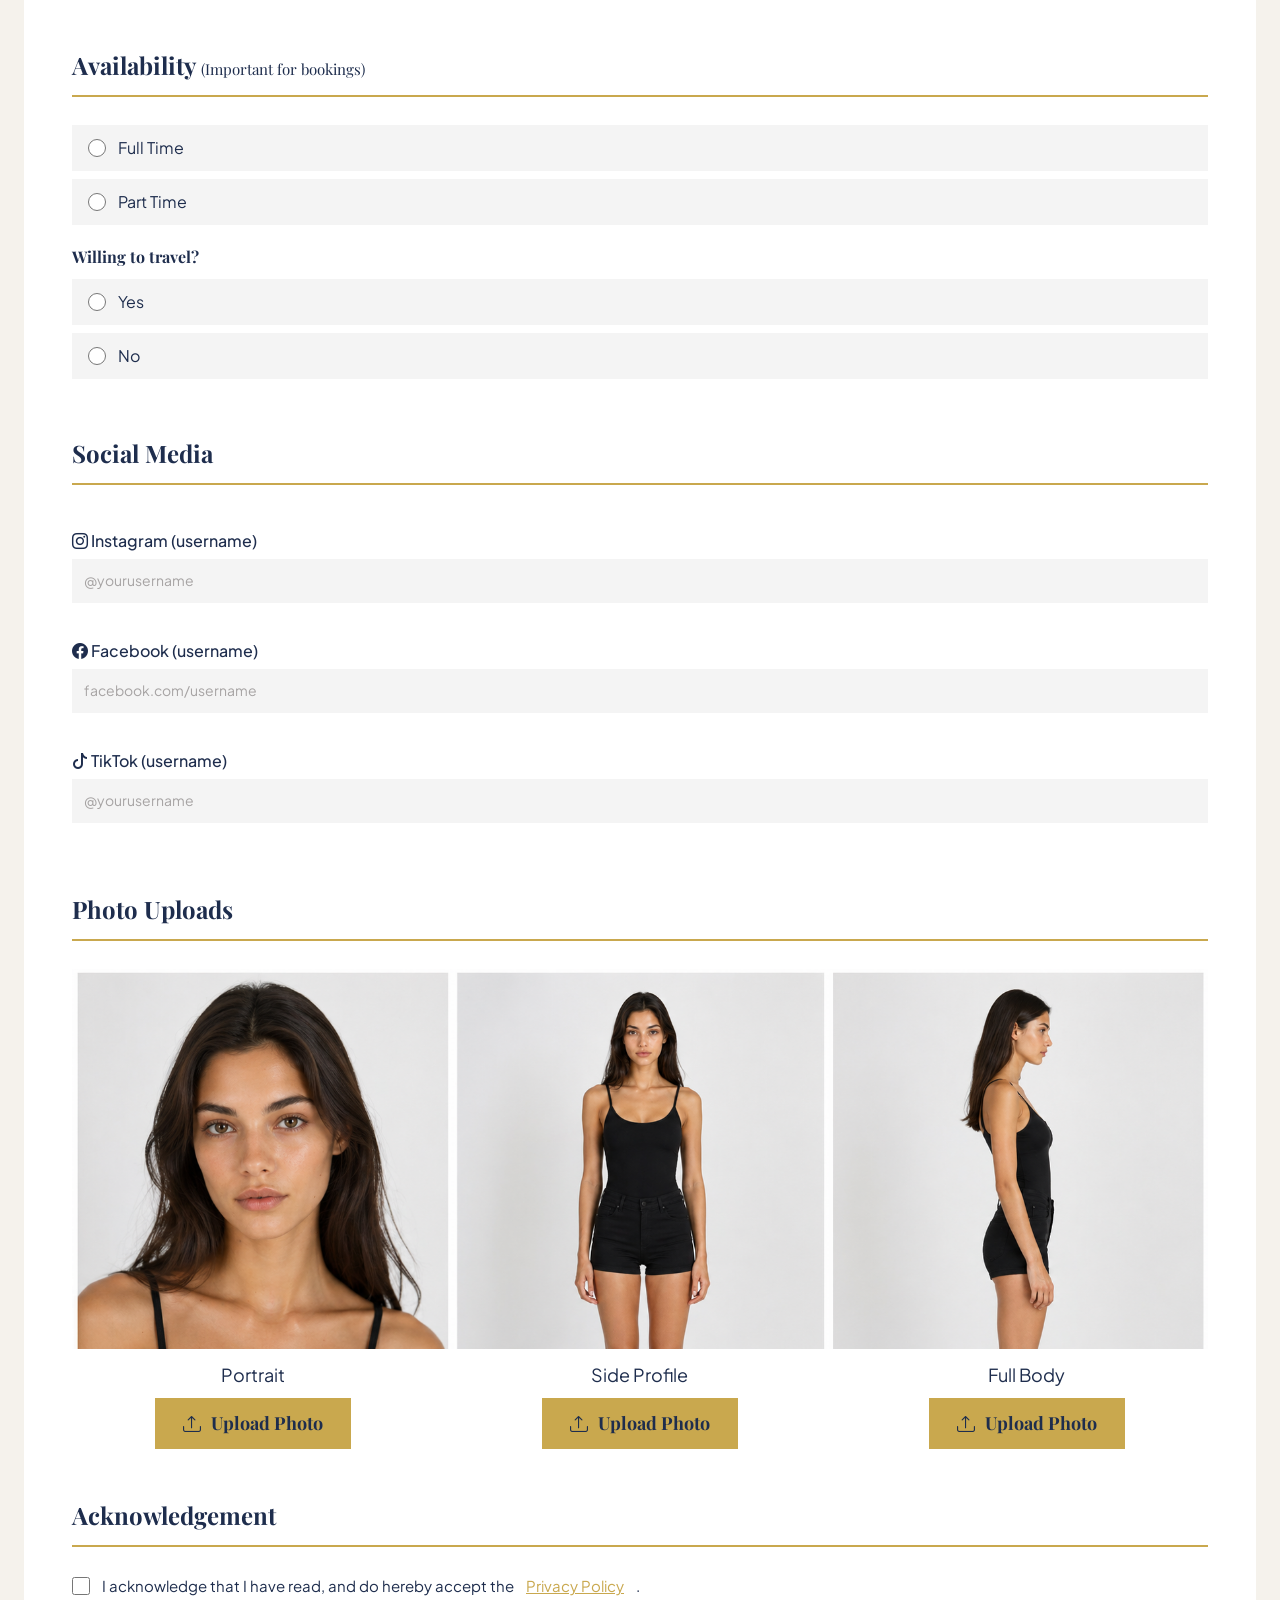
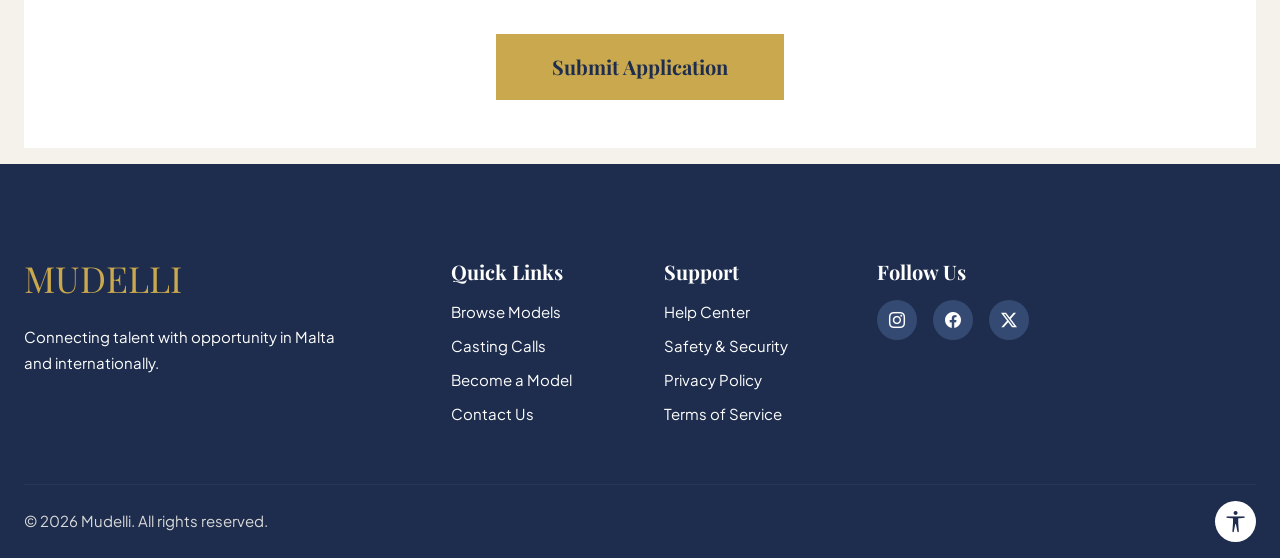
<file: become-a-model.html>
<!DOCTYPE html>
<html lang="en">

<head>
  <meta charset="UTF-8" />
  <meta name="viewport" content="width=device-width, initial-scale=1.0" />

  <!-- SEO description for the Become a Model page -->
  <meta name="description"
    content="Apply to become a Mudelli model. Upload your photos and personal details to be considered for fashion, editorial, and commercial opportunities in Malta and beyond." />

  <title>Become A Model — Mudelli</title>

  <!-- Bootstrap 5.3 CSS framework -->
  <link href="https://cdn.jsdelivr.net/npm/bootstrap@5.3.3/dist/css/bootstrap.min.css" rel="stylesheet"
    integrity="sha384-QWTKZyjpPEjISv5WaRU9OFeRpok6YctnYmDr5pNlyT2bRjXh0JMhjY6hW+ALEwIH" crossorigin="anonymous" />

  <!-- Bootstrap Icons used for the upload icon and social links -->
  <link href="https://cdn.jsdelivr.net/npm/bootstrap-icons@1.11.3/font/bootstrap-icons.min.css" rel="stylesheet" />

  <!-- Google Fonts: Playfair Display for headings, Plus Jakarta Sans for body text -->
  <link rel="preconnect" href="https://fonts.googleapis.com" />
  <link rel="preconnect" href="https://fonts.gstatic.com" crossorigin />
  <link
    href="https://fonts.googleapis.com/css2?family=Playfair+Display:ital,wght@0,400;0,500;0,600;0,700;0,800&family=Plus+Jakarta+Sans:wght@400;500;600&display=swap"
    rel="stylesheet" />

  <!-- Shared site styles -->
  <link rel="stylesheet" href="css/style.css" />

  <!-- Page-specific styles for the Become a Model page only -->
  <style>

    /* white navbar for this page only — overrides the transparent default in style.css */
    .mudelli-nav {
      background-color: #ffffff !important;
    }

    .bam-hero {
      position: relative;
    }

    /* the actual full-size hero photo — width 100%, height follows naturally */
    .bam-hero-img {
      width: 100%;
      height: auto;
      display: block;
    }

    .bam-hero::after {
      content: '';
      position: absolute;
      inset: 0;
      background-color: rgba(0, 0, 0, 0.52);
    }

    .bam-hero-inner {
      position: absolute;
      top: 50%;
      left: 50%;
      transform: translate(-50%, -50%);
      z-index: 1;
      width: 100%;
    }

    .bam-hero-title {
      font-family: var(--font-display);
      font-size: 128px;
      font-weight: 700;
      color: var(--mud-gold);
      line-height: 1.1;
      text-align: center;
    }

    .bam-intro {
      padding: 64px 0;
      background-color: var(--mud-white);
    }

    .bam-intro-text {
      font-family: var(--font-body);
      font-size: 16px;
      color: var(--mud-navy);
      line-height: 1.8;
      margin-bottom: 20px;
    }

    .bam-intro-note {
      background-color: #F4F4F4;
      border-left: 4px solid var(--mud-gold);
      padding: 14px 18px;
      font-family: var(--font-body);
      font-size: 15px;
      color: var(--mud-navy);
      font-weight: 600;
    }

    .bam-form-section {
      background-color: var(--mud-cream);
      padding: 64px 0;
    }

    .bam-form-card {
      background-color: var(--mud-white);
      padding: 48px;
    }

    .bam-fieldset {
      border: none;
      padding: 0;
      margin: 0 0 48px;
    }

    .bam-fieldset:last-of-type {
      margin-bottom: 0;
    }

    .bam-legend {
      font-family: var(--font-display);
      font-size: 24px;
      font-weight: 700;
      color: var(--mud-navy);
      padding-bottom: 12px;
      border-bottom: 2px solid var(--mud-gold);
      margin-bottom: 28px;
      width: 100%;
      display: block;
    }

    .bam-label {
      font-family: var(--font-body);
      font-size: 16px;
      font-weight: 500;
      color: var(--mud-navy);
      display: block;
      margin-bottom: 6px;
    }

    .bam-required {
      color: var(--mud-gold);
      margin-left: 2px;
    }

    .bam-input,
    .bam-select {
      width: 100%;
      height: 44px;
      background-color: #F4F4F4;
      border: none;
      border-bottom: 2px solid transparent;
      padding: 8px 12px;
      font-family: var(--font-body);
      font-size: 14px;
      font-weight: 500;
      color: var(--mud-navy);
      transition: border-color 0.2s;
      appearance: none;
    }

    .bam-input:focus,
    .bam-select:focus {
      outline: none;
      border-bottom-color: var(--mud-gold);
      box-shadow: var(--focus-ring);
    }

    .bam-input::placeholder {
      color: #A6A3A3;
      font-weight: 400;
    }

    .bam-textarea {
      height: 110px;
      resize: vertical;
    }

    .bam-field {
      margin-bottom: 20px;
    }

    .bam-option-label {
      font-family: var(--font-body);
      font-size: 16px;
      color: var(--mud-navy);
      display: flex;
      align-items: center;
      gap: 12px;
      padding: 11px 16px;
      background-color: #F4F4F4;
      margin-bottom: 8px;
      cursor: pointer;
      transition: background-color 0.15s;
    }

    .bam-option-label:hover {
      background-color: var(--mud-light-gray);
    }

    .bam-option-label input[type="radio"],
    .bam-option-label input[type="checkbox"] {
      width: 18px;
      height: 18px;
      flex-shrink: 0;
      accent-color: var(--mud-gold);
    }

    .bam-sub-label {
      font-family: var(--font-display);
      font-size: 16px;
      font-weight: 700;
      color: var(--mud-navy);
      margin: 20px 0 10px;
    }

    .bam-bodyshots-img {
      width: 100%;
      max-height: 380px;
      object-fit: cover;
      object-position: center top;
      display: block;
      margin-bottom: 12px;
    }

    .bam-photo-label {
      font-family: var(--font-body);
      font-size: 18px;
      color: var(--mud-navy);
      font-weight: 400;
      margin-bottom: 10px;
    }

    .bam-upload-wrap {
      margin-bottom: 16px;
    }

    .bam-file-input {
      position: absolute;
      width: 1px;
      height: 1px;
      opacity: 0;
      overflow: hidden;
    }

    .btn-upload {
      display: inline-flex;
      align-items: center;
      justify-content: center;
      gap: 10px;
      background-color: var(--mud-gold);
      color: var(--mud-navy);
      font-family: var(--font-display);
      font-size: 18px;
      font-weight: 700;
      border: none;
      border-radius: 0;
      padding: 12px 28px;
      cursor: pointer;
      transition: opacity 0.2s;
    }

    .btn-upload:hover,
    .btn-upload:focus-within {
      opacity: 0.88;
    }

    .bam-ack-label {
      font-family: var(--font-body);
      font-size: 15px;
      color: var(--mud-navy);
      display: flex;
      align-items: flex-start;
      gap: 12px;
      cursor: pointer;
      line-height: 1.5;
    }

    .bam-ack-label input[type="checkbox"] {
      width: 18px;
      height: 18px;
      flex-shrink: 0;
      margin-top: 2px;
      accent-color: var(--mud-gold);
    }

    .bam-ack-label a {
      color: var(--mud-gold);
      text-decoration: underline;
    }

    .btn-submit-application {
      display: inline-block;
      background-color: var(--mud-gold);
      color: var(--mud-navy);
      font-family: var(--font-display);
      font-size: 20px;
      font-weight: 700;
      border: none;
      border-radius: 0;
      padding: 18px 56px;
      cursor: pointer;
      transition: opacity 0.2s;
      margin-top: 36px;
    }

    .btn-submit-application:hover,
    .btn-submit-application:focus {
      opacity: 0.88;
      color: var(--mud-navy);
    }

    .btn-submit-application:focus {
      box-shadow: var(--focus-ring);
      outline: none;
    }

    .modal .btn-close { display: block; width: auto; }
    .modal button[type="button"] {
      display: inline-block;
      width: auto;
      background-color: #C9A84E;
      color: #1E2D4D;
      border: none;
      border-radius: 0;
      font-family: 'Playfair Display', serif;
      font-size: 16px;
      font-weight: 700;
      padding: 14px;
      cursor: pointer;
    }
    .modal label {
      display: block;
      font-family: 'Plus Jakarta Sans', sans-serif;
      font-size: 13px;
      font-weight: 600;
      color: #1E2D4D;
      margin-bottom: 6px;
      margin-top: 0;
    }

    @media (max-width: 991px) {
      .bam-hero-title {
        font-size: 52px;
      }

      .bam-form-card {
        padding: 28px 20px;
      }
    }

    @media (max-width: 575px) {
      .bam-hero-title {
        font-size: 36px;
      }

      .bam-photo-label {
        font-size: 14px;
      }

      .btn-submit-application {
        width: 100%;
        text-align: center;
        padding: 16px;
      }
    }

  </style>

</head>

<body>

  <!-- Skip link lets keyboard users jump straight to the main content without going through the nav -->
  <a class="skip-link visually-hidden-focusable" href="#main-content">Skip to main content</a>

  <!-- Navigation bar — static on this page so it scrolls with the content -->
  <header>
    <nav class="navbar navbar-expand-lg navbar-dark mudelli-nav" id="mainNav"
      aria-label="Main site navigation">
      <div class="container-xxl px-4">

        <!-- Brand logo — clicking it returns to the homepage -->
        <a class="navbar-brand mudelli-logo" href="index.html" aria-label="Mudelli — return to homepage">
          MUDELLI
        </a>

        <!-- Mobile hamburger button — shows or hides the nav links on small screens -->
        <button class="navbar-toggler border-0" type="button" data-bs-toggle="collapse"
          data-bs-target="#navbarContent" aria-controls="navbarContent" aria-expanded="false"
          aria-label="Toggle main navigation menu">
          <span class="navbar-toggler-icon"></span>
        </button>

        <!-- Collapsible navigation links — Become A Model is marked as the active page -->
        <div class="collapse navbar-collapse" id="navbarContent">

          <ul class="navbar-nav mx-auto gap-lg-4">
            <li class="nav-item">
              <a class="nav-link" href="index.html">Home</a>
            </li>
            <li class="nav-item">
              <a class="nav-link" href="models.html">Models</a>
            </li>
            <li class="nav-item">
              <a class="nav-link" href="casting-calls.html">Casting Calls</a>
            </li>
            <li class="nav-item">
              <!-- aria-current="page" tells screen readers this is the current page -->
              <a class="nav-link active" aria-current="page" href="become-a-model.html">Become A Model</a>
            </li>
            <li class="nav-item">
              <a class="nav-link" href="contact.html">Contact</a>
            </li>
          </ul>

          <!-- Login and Register buttons on the right side of the navbar -->
          <div class="d-flex align-items-center gap-3 mt-3 mt-lg-0">
            <a href="login.html" class="btn-nav-auth" aria-label="Log in to your Mudelli account">LOGIN</a>
            <a href="login.html#register" class="btn-nav-auth btn-nav-register"
              aria-label="Create a new Mudelli account">REGISTER NOW!</a>
          </div>

        </div>

      </div>
    </nav>
  </header>


  <!-- Main page content -->
  <main id="main-content">

    <!-- Hero section — full-size photo with the page title overlaid in gold -->
    <section class="bam-hero" aria-labelledby="bam-hero-heading">
      <!-- The full image — no cropping, height adjusts to the natural image size -->
      <img src="images/main-become-model.jpg" alt="" class="bam-hero-img" aria-hidden="true" />
      <div class="container-xxl px-4 bam-hero-inner">
        <h1 class="bam-hero-title" id="bam-hero-heading">Become A Model</h1>
      </div>
    </section>


    <!-- Intro section — short explanation of what to expect and how to apply -->
    <section class="bam-intro" aria-labelledby="bam-intro-heading">
      <div class="container-xxl px-4">
        <div class="row justify-content-center">
          <div class="col-lg-8 text-center">
            <h2 class="visually-hidden" id="bam-intro-heading">About applying to Mudelli</h2>

            <p class="bam-intro-text">
              Discover your potential and take your first step into modelling. We're always on the
              lookout for fresh faces with confidence, personality, and passion. If that sounds like
              you, we'd love to see you.
            </p>

            <p class="bam-intro-text">
              Apply now by uploading a few natural photos and your details. No need for professional
              shots — just clear, recent photos taken within the last three months that show your
              current look.
            </p>

            <p class="bam-intro-text">
              From your first test shoots to real opportunities, we're here to guide you and help you
              grow. All you need is a positive attitude and reliability — we'll take care of the rest.
            </p>

            <!-- Important notice reminding applicants there are no walk-in visits -->
            <div class="bam-intro-note" role="note">
              Please Note: We do not accept walk-ins. We only accept online applications.
            </div>
          </div>
        </div>
      </div>
    </section>


    <!-- Application form section — where applicants fill in their details and upload photos -->
    <section class="bam-form-section" aria-labelledby="form-heading">
      <div class="container-xxl px-4">

        <div class="bam-form-card">

          <h2 class="bam-legend mb-4" id="form-heading" style="border-bottom: 2px solid var(--mud-gold); padding-bottom: 14px;">
            Apply Now
          </h2>

          <form action="#" method="post" novalidate aria-label="Model application form">


            <!-- Personal details — the applicant's name, contact info, and address -->
            <fieldset class="bam-fieldset">
              <legend class="bam-legend">Personal Details</legend>

              <div class="row g-3">

                <div class="col-md-6">
                  <div class="bam-field">
                    <label class="bam-label" for="first-name">
                      First Name <span class="bam-required" aria-hidden="true">*</span>
                    </label>
                    <input class="bam-input" type="text" id="first-name" name="first_name"
                      placeholder="First name" autocomplete="given-name"
                      required />
                  </div>
                </div>

                <div class="col-md-6">
                  <div class="bam-field">
                    <label class="bam-label" for="last-name">
                      Last Name <span class="bam-required" aria-hidden="true">*</span>
                    </label>
                    <input class="bam-input" type="text" id="last-name" name="last_name"
                      placeholder="Last name" autocomplete="family-name"
                      required />
                  </div>
                </div>

                <div class="col-md-6">
                  <div class="bam-field">
                    <label class="bam-label" for="phone">
                      Phone Number <span class="bam-required" aria-hidden="true">*</span>
                    </label>
                    <input class="bam-input" type="tel" id="phone" name="phone"
                      placeholder="356 XXXX XXXX" autocomplete="tel"
                      required />
                  </div>
                </div>

                <div class="col-md-6">
                  <div class="bam-field">
                    <label class="bam-label" for="email">
                      Email Address <span class="bam-required" aria-hidden="true">*</span>
                    </label>
                    <input class="bam-input" type="email" id="email" name="email"
                      placeholder="Email address" autocomplete="email"
                      required />
                  </div>
                </div>

                <div class="col-md-6">
                  <div class="bam-field">
                    <label class="bam-label" for="dob">
                      Date of Birth <span class="bam-required" aria-hidden="true">*</span>
                    </label>
                    <input class="bam-input" type="date" id="dob" name="dob"
                      autocomplete="bday"
                      required />
                  </div>
                </div>

                <div class="col-md-6">
                  <div class="bam-field">
                    <label class="bam-label" for="gender">
                      Gender <span class="bam-required" aria-hidden="true">*</span>
                    </label>
                    <select class="bam-input bam-select" id="gender" name="gender"
                      required>
                      <option value="" disabled selected>Select gender</option>
                      <option value="female">Female</option>
                      <option value="male">Male</option>
                      <option value="non-binary">Non-binary</option>
                      <option value="prefer-not">Prefer not to say</option>
                    </select>
                  </div>
                </div>

                <div class="col-md-6">
                  <div class="bam-field">
                    <label class="bam-label" for="city">
                      City <span class="bam-required" aria-hidden="true">*</span>
                    </label>
                    <input class="bam-input" type="text" id="city" name="city"
                      placeholder="City" autocomplete="address-level2"
                      required />
                  </div>
                </div>

                <div class="col-md-6">
                  <div class="bam-field">
                    <label class="bam-label" for="postcode">
                      Postcode <span class="bam-required" aria-hidden="true">*</span>
                    </label>
                    <input class="bam-input" type="text" id="postcode" name="postcode"
                      placeholder="Postcode" autocomplete="postal-code"
                      required />
                  </div>
                </div>

                <div class="col-md-6">
                  <div class="bam-field">
                    <label class="bam-label" for="country">
                      Country <span class="bam-required" aria-hidden="true">*</span>
                    </label>
                    <input class="bam-input" type="text" id="country" name="country"
                      placeholder="Country" autocomplete="country-name"
                      required />
                  </div>
                </div>

                <div class="col-md-6">
                  <div class="bam-field">
                    <label class="bam-label" for="nationality">
                      Nationality <span class="bam-required" aria-hidden="true">*</span>
                    </label>
                    <input class="bam-input" type="text" id="nationality" name="nationality"
                      placeholder="Nationality"
                      required />
                  </div>
                </div>

              </div>
            </fieldset>


            <!-- Physical attributes — measurements and appearance details -->
            <fieldset class="bam-fieldset">
              <legend class="bam-legend">Physical Attributes</legend>

              <div class="row g-3">

                <div class="col-md-6">
                  <div class="bam-field">
                    <label class="bam-label" for="height">Height</label>
                    <input class="bam-input" type="text" id="height" name="height"
                      placeholder="Enter measurement in cm" />
                  </div>
                </div>

                <div class="col-md-6">
                  <div class="bam-field">
                    <label class="bam-label" for="bust">Bust</label>
                    <input class="bam-input" type="text" id="bust" name="bust"
                      placeholder="Enter measurement in cm" />
                  </div>
                </div>

                <div class="col-md-6">
                  <div class="bam-field">
                    <label class="bam-label" for="waist">Waist</label>
                    <input class="bam-input" type="text" id="waist" name="waist"
                      placeholder="Enter measurement in cm" />
                  </div>
                </div>

                <div class="col-md-6">
                  <div class="bam-field">
                    <label class="bam-label" for="hips">Hips</label>
                    <input class="bam-input" type="text" id="hips" name="hips"
                      placeholder="Enter measurement in cm" />
                  </div>
                </div>

                <div class="col-md-6">
                  <div class="bam-field">
                    <label class="bam-label" for="clothing-size">Clothing Size</label>
                    <input class="bam-input" type="text" id="clothing-size" name="clothing_size"
                      placeholder="Enter clothing size" />
                  </div>
                </div>

                <div class="col-md-6">
                  <div class="bam-field">
                    <label class="bam-label" for="shoe-size">Shoe Size</label>
                    <input class="bam-input" type="text" id="shoe-size" name="shoe_size"
                      placeholder="Enter shoe size" />
                  </div>
                </div>

                <div class="col-md-6">
                  <div class="bam-field">
                    <label class="bam-label" for="hair-colour">Hair Colour</label>
                    <input class="bam-input" type="text" id="hair-colour" name="hair_colour"
                      placeholder="Enter hair colour" />
                  </div>
                </div>

                <div class="col-md-6">
                  <div class="bam-field">
                    <label class="bam-label" for="eye-colour">Eye Colour</label>
                    <input class="bam-input" type="text" id="eye-colour" name="eye_colour"
                      placeholder="Enter eye colour" />
                  </div>
                </div>

                <div class="col-12">
                  <div class="bam-field">
                    <label class="bam-label" for="about-yourself">
                      Mention anything you'd like us to know
                    </label>
                    <textarea class="bam-input bam-textarea" id="about-yourself" name="about_yourself"
                      placeholder="Tell us a little about yourself"></textarea>
                  </div>
                </div>

              </div>
            </fieldset>


            <!-- Experience level — helps match the applicant to the right opportunities -->
            <fieldset class="bam-fieldset">
              <legend class="bam-legend">Experience Level</legend>

              <label class="bam-option-label">
                <input type="radio" name="experience" value="beginner" />
                Beginner &nbsp;<span style="font-weight: 400; color: #666;">(New to Modeling)</span>
              </label>

              <label class="bam-option-label">
                <input type="radio" name="experience" value="intermediate" />
                Intermediate &nbsp;<span style="font-weight: 400; color: #666;">(Some experience)</span>
              </label>

              <label class="bam-option-label">
                <input type="radio" name="experience" value="professional" />
                Professional &nbsp;<span style="font-weight: 400; color: #666;">(Extensive experience)</span>
              </label>

            </fieldset>


            <!-- Availability — lets us know how much time the applicant can commit to bookings -->
            <fieldset class="bam-fieldset">
              <legend class="bam-legend">Availability <small style="font-size: 15px; font-weight: 400;">(Important for bookings)</small></legend>

              <label class="bam-option-label">
                <input type="radio" name="availability" value="full-time" />
                Full Time
              </label>

              <label class="bam-option-label">
                <input type="radio" name="availability" value="part-time" />
                Part Time
              </label>

              <!-- Sub-question asking whether the model is willing to travel -->
              <p class="bam-sub-label">Willing to travel?</p>

              <label class="bam-option-label">
                <input type="radio" name="travel" value="yes" />
                Yes
              </label>

              <label class="bam-option-label">
                <input type="radio" name="travel" value="no" />
                No
              </label>

            </fieldset>


            <!-- Social media — optional usernames so agencies can see the applicant's online presence -->
            <fieldset class="bam-fieldset">
              <legend class="bam-legend">Social Media</legend>

              <div class="row g-3">

                <div class="col-12">
                  <div class="bam-field">
                    <label class="bam-label" for="instagram">
                      <i class="bi bi-instagram" aria-hidden="true"></i>
                      Instagram (username)
                    </label>
                    <input class="bam-input" type="text" id="instagram" name="instagram"
                      placeholder="@yourusername" autocomplete="off" />
                  </div>
                </div>

                <div class="col-12">
                  <div class="bam-field">
                    <label class="bam-label" for="facebook">
                      <i class="bi bi-facebook" aria-hidden="true"></i>
                      Facebook (username)
                    </label>
                    <input class="bam-input" type="text" id="facebook" name="facebook"
                      placeholder="facebook.com/username" autocomplete="off" />
                  </div>
                </div>

                <div class="col-12">
                  <div class="bam-field">
                    <label class="bam-label" for="tiktok">
                      <i class="bi bi-tiktok" aria-hidden="true"></i>
                      TikTok (username)
                    </label>
                    <input class="bam-input" type="text" id="tiktok" name="tiktok"
                      placeholder="@yourusername" autocomplete="off" />
                  </div>
                </div>

              </div>
            </fieldset>


            <!-- Photo uploads — three types of photo: portrait, side profile, and full body -->
            <fieldset class="bam-fieldset">
              <legend class="bam-legend">Photo Uploads</legend>

              <!-- Guide image showing what each of the three photo types should look like -->
              <img
                src="images/bodyshots.jpg"
                alt="Guide showing three example shots: portrait facing forward, side profile, and full body"
                class="bam-bodyshots-img"
                loading="lazy" />

              <!-- Three columns — each has the photo type label directly above its own upload button -->
              <div class="row g-4">

                <div class="col-md-4 text-center">
                  <p class="bam-photo-label">Portrait</p>
                  <input class="bam-file-input" type="file" id="upload-portrait"
                    name="photo_portrait" accept="image/*"
                    aria-label="Upload your portrait photo" />
                  <label class="btn-upload" for="upload-portrait">
                    <i class="bi bi-upload" aria-hidden="true"></i>
                    Upload Photo
                  </label>
                </div>

                <div class="col-md-4 text-center">
                  <p class="bam-photo-label">Side Profile</p>
                  <input class="bam-file-input" type="file" id="upload-profile"
                    name="photo_profile" accept="image/*"
                    aria-label="Upload your side profile photo" />
                  <label class="btn-upload" for="upload-profile">
                    <i class="bi bi-upload" aria-hidden="true"></i>
                    Upload Photo
                  </label>
                </div>

                <div class="col-md-4 text-center">
                  <p class="bam-photo-label">Full Body</p>
                  <input class="bam-file-input" type="file" id="upload-body"
                    name="photo_body" accept="image/*"
                    aria-label="Upload your full body photo" />
                  <label class="btn-upload" for="upload-body">
                    <i class="bi bi-upload" aria-hidden="true"></i>
                    Upload Photo
                  </label>
                </div>

              </div>
            </fieldset>


            <!-- Acknowledgement — applicant confirms they accept the Privacy Policy before submitting -->
            <fieldset class="bam-fieldset">
              <legend class="bam-legend">Acknowledgement</legend>

              <label class="bam-ack-label">
                <input type="checkbox" name="privacy_accepted" required />
                I acknowledge that I have read, and do hereby accept the
                <a href="#">Privacy Policy</a>.
              </label>

            </fieldset>


            <!-- Submit button — clicking this opens the thank you pop-up instead of refreshing the page -->
            <div class="text-center">
              <button type="button" class="btn-submit-application"
                data-bs-toggle="modal"
                data-bs-target="#applicationThankYouModal"
                aria-label="Submit your model application">
                Submit Application
              </button>
            </div>


          </form>
        </div>

      </div>
    </section>

  </main>


  <!-- Site footer with links and social media icons -->
  <footer class="mudelli-footer" aria-label="Site footer">
    <div class="container-xxl px-4">

      <div class="row g-5 py-5">

        <!-- Column 1 — brand name and short tagline -->
        <div class="col-lg-4 col-md-12">
          <a href="index.html" class="footer-logo d-inline-block mb-3"
            aria-label="Mudelli — return to homepage">MUDELLI</a>
          <p class="footer-about">
            Connecting talent with opportunity in Malta and internationally.
          </p>
        </div>

        <!-- Column 2 — quick navigation links -->
        <div class="col-lg-2 col-md-4 col-6">
          <h3 class="footer-heading">Quick Links</h3>
          <!-- Separate aria-label so screen readers don't confuse this with the main navigation -->
          <nav aria-label="Footer quick links navigation">
            <ul class="footer-links list-unstyled">
              <li><a href="models.html">Browse Models</a></li>
              <li><a href="casting-calls.html">Casting Calls</a></li>
              <li><a href="become-a-model.html">Become a Model</a></li>
              <li><a href="contact.html">Contact Us</a></li>
            </ul>
          </nav>
        </div>

        <!-- Column 3 — support and policy links -->
        <div class="col-lg-2 col-md-4 col-6">
          <h3 class="footer-heading">Support</h3>
          <nav aria-label="Footer support links navigation">
            <ul class="footer-links list-unstyled">
              <li><a href="#">Help Center</a></li>
              <li><a href="#">Safety &amp; Security</a></li>
              <li><a href="#">Privacy Policy</a></li>
              <li><a href="#">Terms of Service</a></li>
            </ul>
          </nav>
        </div>

        <!-- Column 4 — social media icons -->
        <div class="col-lg-4 col-md-4">
          <h3 class="footer-heading">Follow Us</h3>
          <!-- Each link has a descriptive aria-label for screen readers -->
          <div class="social-icons d-flex gap-3" role="list" aria-label="Social media links">
            <a href="#" class="social-icon" aria-label="Follow Mudelli on Instagram">
              <i class="bi bi-instagram" aria-hidden="true"></i>
            </a>
            <a href="#" class="social-icon" aria-label="Follow Mudelli on Facebook">
              <i class="bi bi-facebook" aria-hidden="true"></i>
            </a>
            <a href="#" class="social-icon" aria-label="Follow Mudelli on X (Twitter)">
              <i class="bi bi-twitter-x" aria-hidden="true"></i>
            </a>
          </div>
        </div>

      </div>

      <!-- Thin line separating the links from the copyright bar -->
      <hr class="footer-divider" aria-hidden="true" />

      <!-- Bottom row with copyright text and the accessibility settings button -->
      <div class="d-flex flex-wrap justify-content-between align-items-center py-3 gap-3">
        <p class="footer-copyright mb-0">© 2026 Mudelli. All rights reserved.</p>

        <!-- Accessibility options button — opens a settings panel -->
        <button class="accessibility-btn" type="button" aria-label="Open accessibility options"
          aria-haspopup="dialog">
          <i class="bi bi-universal-access" aria-hidden="true"></i>
        </button>
      </div>

    </div>
  </footer>


  <!-- Thank you pop-up that appears after the user clicks Submit Application -->
  <div class="modal fade" id="applicationThankYouModal" role="dialog" tabindex="-1"
    aria-labelledby="applicationThankYouLabel" aria-hidden="true">
    <div class="modal-dialog modal-dialog-centered">
      <div class="modal-content" style="border-radius:0; border:none;">

        <!-- Navy header with the gold title text -->
        <div class="modal-header" style="background-color:#1E2D4D; border:none; padding:24px 32px;">
          <h2 class="modal-title" id="applicationThankYouLabel"
            style="font-family:'Playfair Display',serif; font-size:22px; color:#C9A84E; margin:0;">
            Application Received!
          </h2>
          <button type="button" class="btn-close btn-close-white"
            data-bs-dismiss="modal" aria-label="Close"></button>
        </div>

        <!-- Cream body with the confirmation message and a gold close button -->
        <div class="modal-body" style="padding:32px; background-color:#F5F2EC; text-align:center;">
          <p style="font-family:'Plus Jakarta Sans',sans-serif; font-size:15px; color:#555; line-height:1.7; margin-bottom:32px;">
            Thank you for applying to become a model with Mudelli. Your application is currently
            under review by our team. We will be in touch within 5 working days to let you know
            the outcome. In the meantime, feel free to browse our casting calls.
          </p>

          <!-- Gold close button with square corners to match the Mudelli brand -->
          <button type="button" data-bs-dismiss="modal"
            style="background-color:#C9A84E; color:#1E2D4D; font-family:'Playfair Display',serif; font-size:16px; font-weight:700; padding:12px 36px; border:none; border-radius:0; cursor:pointer;">
            Close
          </button>
        </div>

      </div>
    </div>
  </div>


  <!-- Bootstrap JavaScript — needed for the modal and mobile navbar to work -->
  <script src="https://cdn.jsdelivr.net/npm/bootstrap@5.3.3/dist/js/bootstrap.bundle.min.js"></script>

</body>

</html>
</file>
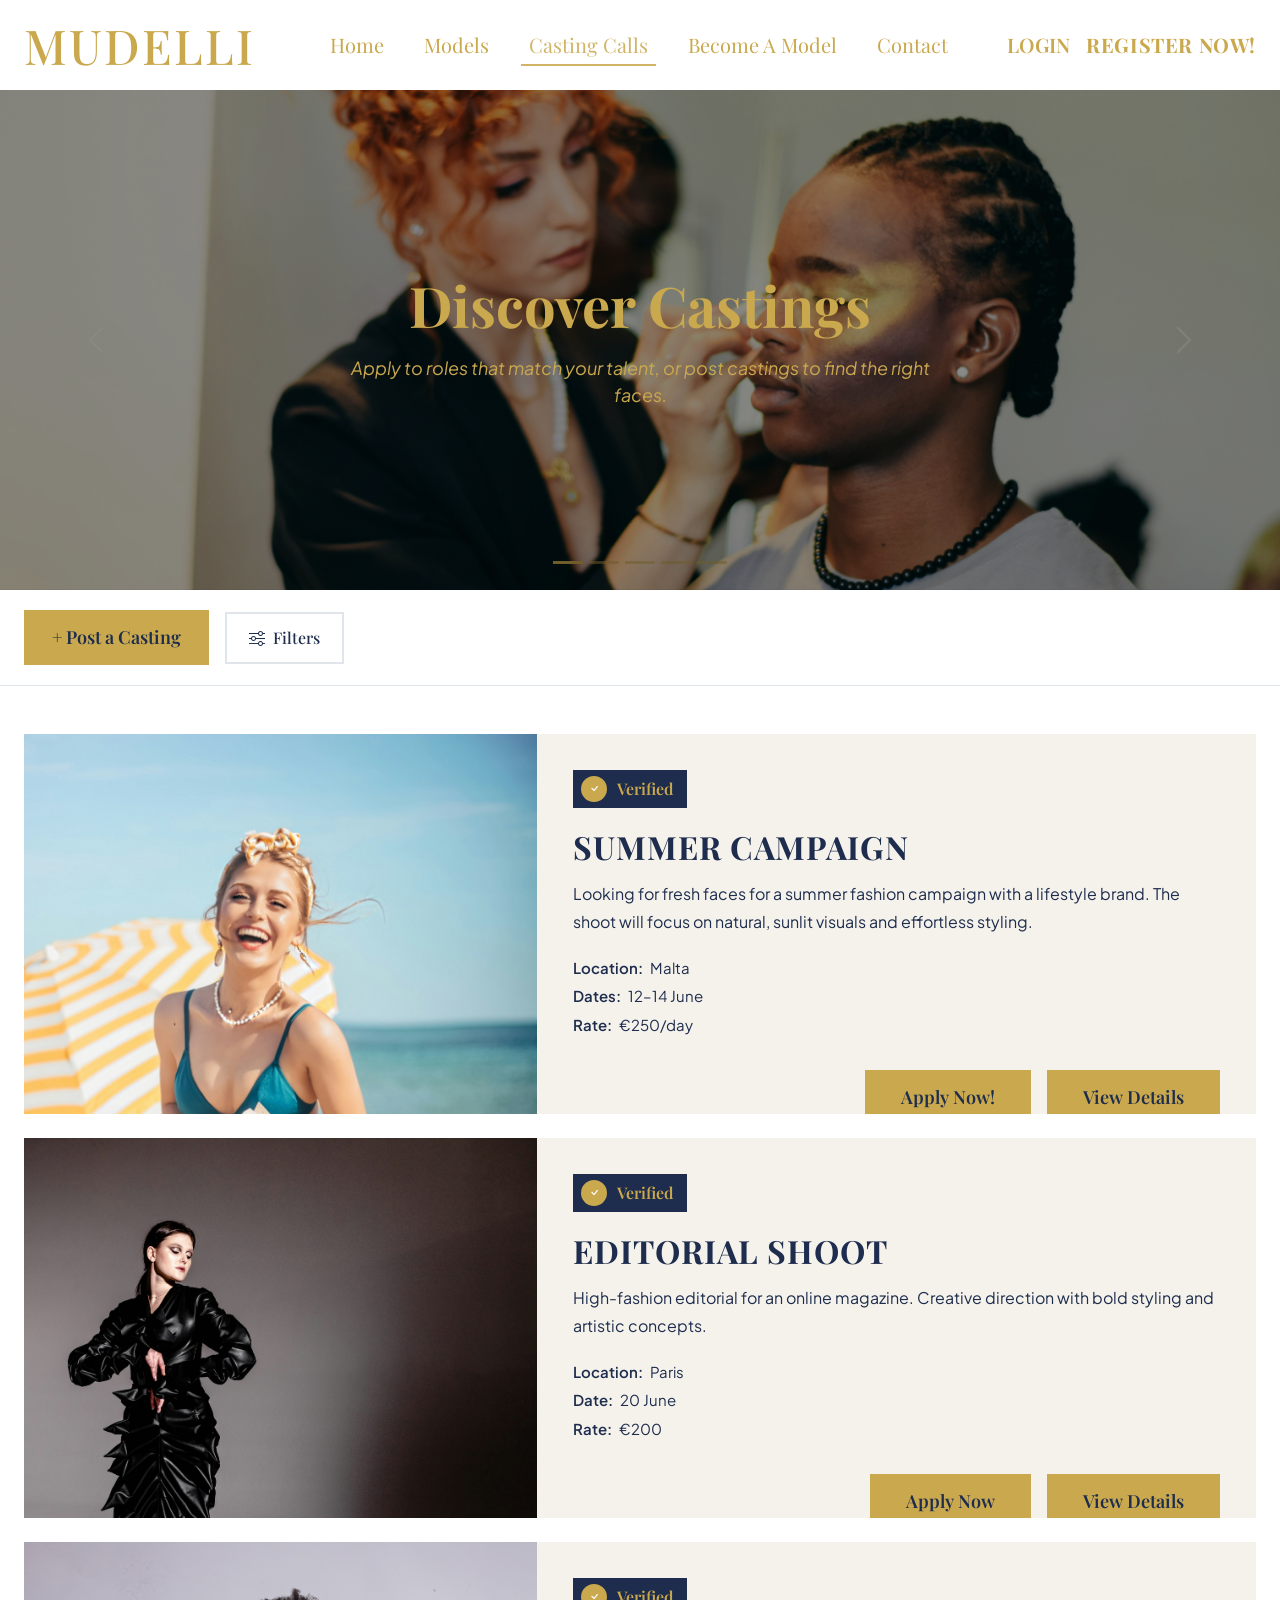
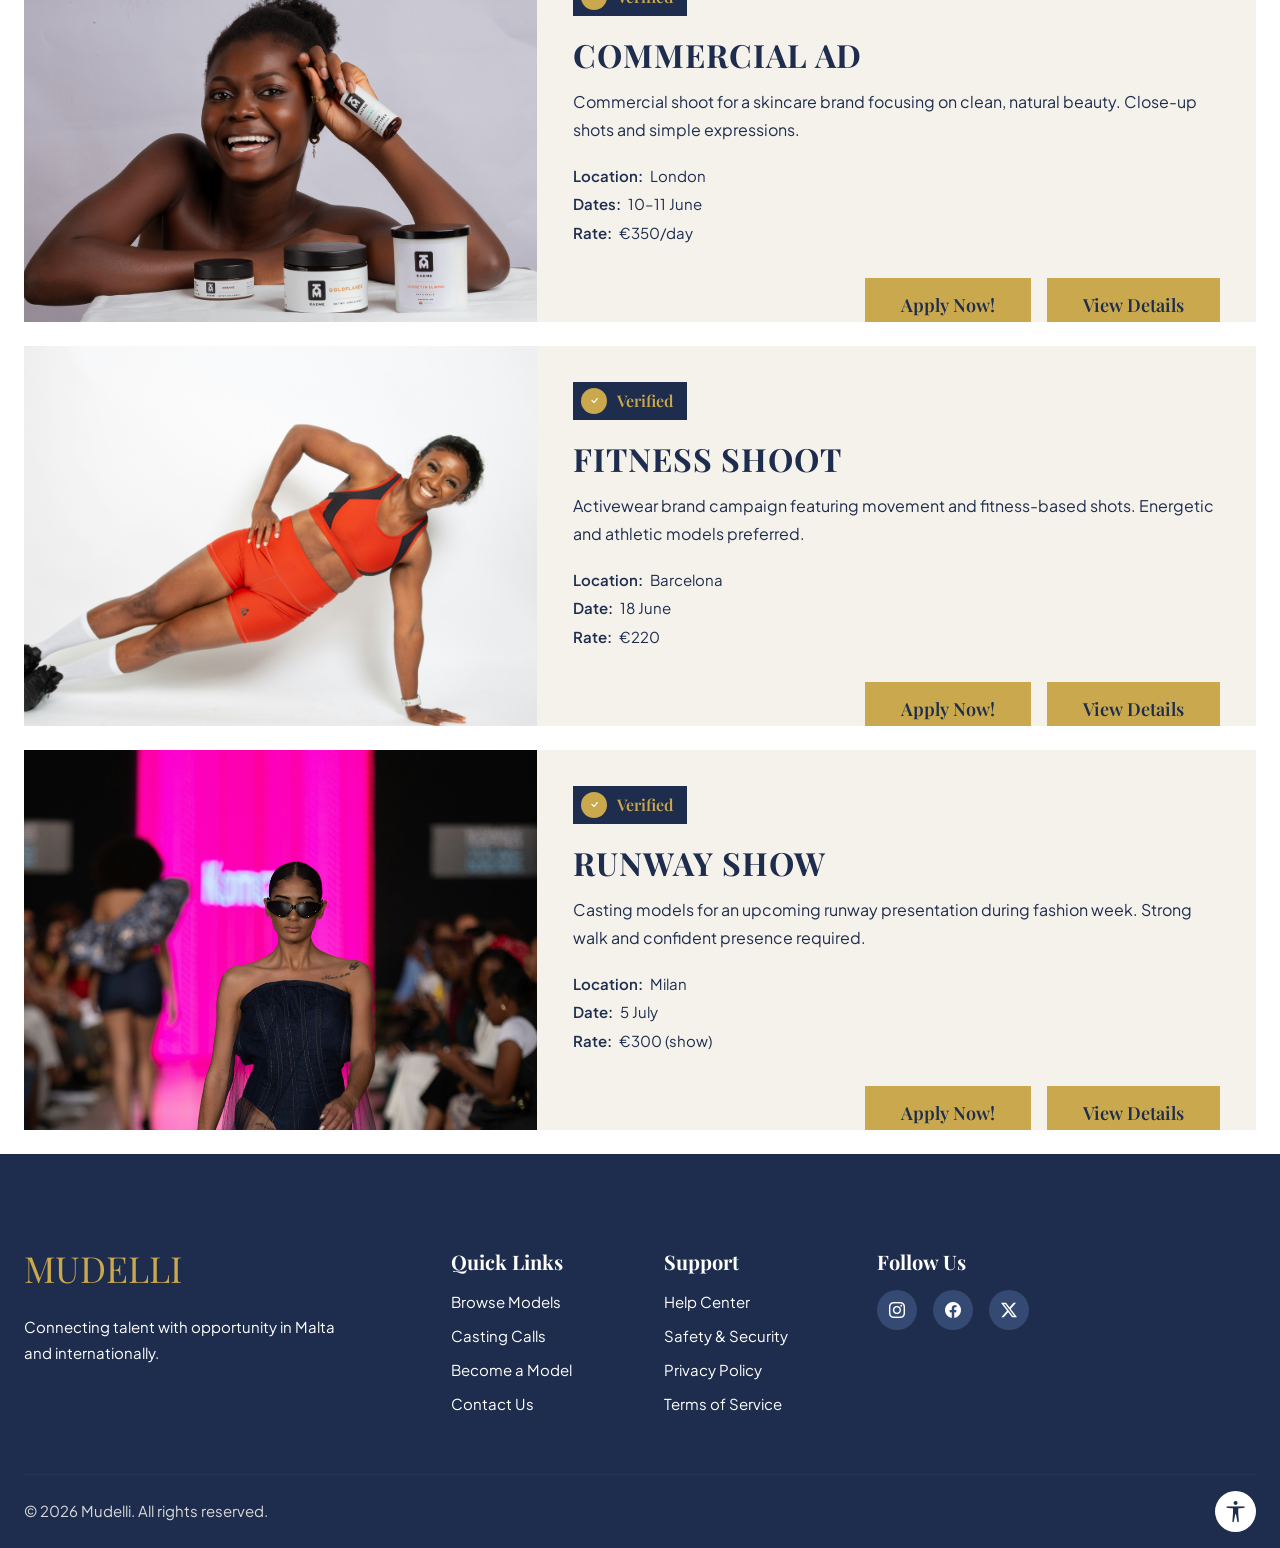
<file: casting-calls.html>
<!DOCTYPE html>
<html lang="en">

<head>
  <meta charset="UTF-8" />
  <meta name="viewport" content="width=device-width, initial-scale=1.0" />

  <!--
      SEO description for the casting calls page
  -->
  <meta name="description"
    content="Mudelli Casting Calls — browse open roles in fashion, editorial, commercial and runway. Apply now or post your own casting." />

  <title>Casting Calls — Mudelli</title>

  <!--
      Bootstrap 5.3 CSS framework
  -->
  <link href="https://cdn.jsdelivr.net/npm/bootstrap@5.3.3/dist/css/bootstrap.min.css" rel="stylesheet"
    integrity="sha384-QWTKZyjpPEjISv5WaRU9OFeRpok6YctnYmDr5pNlyT2bRjXh0JMhjY6hW+ALEwIH" crossorigin="anonymous" />

  <!--
      Bootstrap Icons for the filter icon and social links
  -->
  <link href="https://cdn.jsdelivr.net/npm/bootstrap-icons@1.11.3/font/bootstrap-icons.min.css" rel="stylesheet" />

  <!--
      Google Fonts: Playfair Display for headings, Plus Jakarta Sans for body text
  -->
  <link rel="preconnect" href="https://fonts.googleapis.com" />
  <link rel="preconnect" href="https://fonts.gstatic.com" crossorigin />
  <link
    href="https://fonts.googleapis.com/css2?family=Playfair+Display:ital,wght@0,400;0,500;0,600;0,700;0,800&family=Plus+Jakarta+Sans:wght@400;500;600&display=swap"
    rel="stylesheet" />

  <!--
      Shared site styles from the main stylesheet
  -->
  <link rel="stylesheet" href="css/style.css" />

  <!--
      Page-specific styles just for the casting calls page
  -->
  <style>
    /* white navbar for this page */
    .mudelli-nav { background-color: #ffffff !important; }

    /*
     * CONTROLS BAR — the row with the Post a Casting and Filters buttons
     */
    .cc-controls {
      background-color: var(--mud-white);
      padding: 20px 0;
      border-bottom: 1px solid var(--mud-light-gray);
    }

    /* gold button to post a new casting */
    .btn-post-casting {
      background-color: var(--mud-gold);
      color: var(--mud-navy);
      font-family: var(--font-display);
      font-size: 18px;
      font-weight: 600;
      border: none;
      border-radius: 0;
      padding: 14px 28px;
      text-decoration: none;
      display: inline-block;
      transition: opacity 0.2s;
    }

    .btn-post-casting:hover,
    .btn-post-casting:focus {
    background-color: #1E2D4D;
    color: var(--mud-gold);
    opacity: 1;
}

    /* filter panel that slides down below the controls bar */
    .cc-filter-panel {
      background-color: var(--mud-white);
      border-bottom: 1px solid var(--mud-light-gray);
      padding: 24px 0;
    }
    .cc-filter-group-label {
      font-family: var(--font-display);
      font-size: 14px;
      font-weight: 700;
      color: var(--mud-navy);
      text-transform: uppercase;
      letter-spacing: 0.08em;
      margin-bottom: 12px;
    }
    .cc-filter-check {
      font-family: var(--font-body);
      font-size: 15px;
      color: var(--mud-navy);
    }
    .cc-filter-check .form-check-input:checked {
      background-color: var(--mud-gold);
      border-color: var(--mud-gold);
    }
    .cc-filter-check .form-check-input:focus {
      box-shadow: 0 0 0 3px rgba(201,168,78,0.25);
    }
    .btn-filter-apply {
      background-color: var(--mud-navy);
      color: var(--mud-gold);
      font-family: var(--font-display);
      font-size: 15px;
      font-weight: 600;
      border: none;
      border-radius: 0;
      padding: 10px 28px;
      transition: opacity 0.2s;
    }
    .btn-filter-apply:hover,
    .btn-filter-apply:focus {
      opacity: 0.85;
      color: var(--mud-gold);
    }
    .btn-filter-reset {
      background: none;
      border: none;
      font-family: var(--font-body);
      font-size: 14px;
      color: var(--mud-navy);
      text-decoration: underline;
      padding: 10px 0;
      cursor: pointer;
    }

    /* white filter button with a sliders icon */
    .btn-filters {
      background-color: var(--mud-white);
      color: var(--mud-navy);
      font-family: var(--font-display);
      font-size: 16px;
      font-weight: 500;
      border: 2px solid var(--mud-light-gray);
      border-radius: 0;
      padding: 12px 22px;
      display: inline-flex;
      align-items: center;
      gap: 8px;
      transition: border-color 0.2s;
    }

    .btn-filters:hover,
    .btn-filters:focus {
      border-color: var(--mud-navy);
      color: var(--mud-navy);
    }

    /*
     * CASTING CARD — each listing in the casting list
     * Cream background, image on the left, text on the right
     */
    .cc-card {
      background-color: var(--mud-cream);
      margin-bottom: 24px;
      overflow: hidden;
      height: 380px;
    }

    /* makes the Bootstrap row inside the card fill the full card height */
    .cc-card .row {
      height: 100%;
      align-items: stretch;
    }

    /* the photo for each casting listing */
    .cc-card-img {
      width: 100%;
      height: 100%;
      object-fit: cover;
      object-position: center;
      display: block;
    }

    .cc-card-body {
      padding: 36px 36px 32px;
      display: flex;
      flex-direction: column;
      justify-content: center;
    }

    /* large uppercase title for the casting type */
    .cc-card-title {
      font-family: var(--font-display);
      font-size: 32px;
      font-weight: 700;
      color: var(--mud-navy);
      text-transform: uppercase;
      letter-spacing: 1px;
      margin-bottom: 14px;
    }

    /* short paragraph describing the shoot */
    .cc-card-desc {
      font-family: var(--font-body);
      font-size: 16px;
      color: var(--mud-navy);
      line-height: 1.7;
      margin-bottom: 22px;
    }

    /* the three detail lines: location, date, rate */
    .cc-detail-list {
      list-style: none;
      padding: 0;
      margin: 0 0 28px;
    }

    .cc-detail-list li {
      font-family: var(--font-body);
      font-size: 15px;
      color: var(--mud-navy);
      margin-bottom: 6px;
    }

    .cc-detail-list li strong {
      font-weight: 600;
      margin-right: 4px;
    }

    /*
     * VERIFIED BADGE — shown on castings that have been checked by Mudelli
     * Navy background, gold circle with a tick, gold "Verified" text
     */
    .cc-verified {
      display: inline-flex;
      align-items: center;
      gap: 10px;
      background-color: var(--mud-navy);
      padding: 6px 14px 6px 8px;
      margin-bottom: 20px;
      align-self: flex-start;
    }

    .cc-verified-icon {
      width: 26px;
      height: 26px;
      background-color: var(--mud-gold);
      border-radius: 50%;
      display: flex;
      align-items: center;
      justify-content: center;
      color: var(--mud-white);
      font-size: 13px;
      flex-shrink: 0;
    }

    .cc-verified-text {
      font-family: var(--font-display);
      font-size: 16px;
      font-weight: 600;
      color: var(--mud-gold);
    }

    /*
     * ACTION BUTTONS — Apply Now and View Details buttons at the bottom
     * of each casting card
     */
    .cc-card-actions {
      display: flex;
      gap: 16px;
      flex-wrap: wrap;
      justify-content: flex-end;
    }

    .btn-apply,
    .btn-view-details {
      background-color: var(--mud-gold);
      color: var(--mud-navy);
      font-family: var(--font-display);
      font-size: 18px;
      font-weight: 600;
      border: none;
      border-radius: 0;
      padding: 14px 36px;
      text-decoration: none;
      display: flex;
      align-items: center;
      justify-content: center;
      transition: background-color 0.2s, color 0.2s;
    }

    .btn-apply:hover,
    .btn-apply:focus,
    .btn-view-details:hover,
    .btn-view-details:focus {
      background-color: #1E2D4D;
      color: #C9A84E;
    }

    /*
     * CAROUSEL SECTION — the automatic photo slideshow at the top of the page
     */
    .cc-carousel-section {
      background-color: var(--mud-navy);
      padding: 0;
      position: relative;
    }

    /* dark semi-transparent overlay so the text is readable over the photos */
    .cc-carousel-overlay {
      position: absolute;
      inset: 0;
      background: rgba(0, 0, 0, 0.45);
      z-index: 5;
    }

    /* caption box centred over the carousel images */
    .cc-carousel-caption {
      position: absolute;
      top: 50%;
      left: 50%;
      transform: translate(-50%, -50%);
      text-align: center;
      z-index: 10;
      width: 100%;
    }

    .cc-banner-title {
      font-family: var(--font-display);
      font-size: 56px;
      font-weight: 700;
      color: var(--mud-gold);
      margin-bottom: 16px;
    }

    .cc-banner-subtitle {
      font-family: var(--font-body);
      font-size: 18px;
      font-style: italic;
      color: var(--mud-gold);
      max-width: 580px;
      margin: 0 auto;
    }

    .cc-carousel-img {
      width: 100%;
      height: 500px;
      object-fit: cover;
      object-position: center;
    }

    /* dots at the bottom of the carousel showing which slide is active */
    .carousel-indicators [data-bs-target] {
      background-color: var(--mud-gold);
    }

    /* left and right arrow buttons on the carousel */
    .carousel-control-prev-icon,
    .carousel-control-next-icon {
      filter: invert(0);
    }

    /*
     * RESPONSIVE — adjustments for tablet and mobile screens
     */
    @media (max-width: 991px) {
      .cc-banner-title {
        font-size: 40px;
      }

      .cc-banner-subtitle {
        font-size: 16px;
      }

      /* columns stack vertically at tablet so card height must be automatic */
      .cc-card {
        height: auto;
      }

      .cc-card-img {
        height: 260px;
      }

      .cc-card-body {
        padding: 24px;
      }

      .cc-card-title {
        font-size: 26px;
      }

      .cc-carousel-img {
        height: 360px;
      }
    }

    @media (max-width: 575px) {
      .cc-banner-title {
        font-size: 30px;
      }

      .cc-card-img {
        height: 220px;
      }

      .cc-card-title {
        font-size: 22px;
      }

      .btn-apply,
      .btn-view-details {
        font-size: 15px;
        padding: 12px 20px;
      }

      .cc-carousel-img {
        height: 240px;
      }
    }

    /*
        These rules stop the modal buttons and labels from being overridden
        by any global button or label styles from style.css.
        Without these, modal buttons may appear too wide or styled incorrectly.
    */
    .modal .btn-close {
      display: block;
      width: auto;
    }

    .modal button[type="submit"],
    .modal button[type="button"] {
      display: inline-block;
      width: auto;
      background-color: #C9A84E;
      color: #1E2D4D;
      border: none;
      border-radius: 0;
      font-family: 'Playfair Display', serif;
      font-size: 16px;
      font-weight: 700;
      padding: 14px;
      cursor: pointer;
    }

    .modal button[data-bs-dismiss="modal"] {
      background-color: transparent !important;
      color: #1E2D4D !important;
      border: 2px solid #1E2D4D !important;
    }

    .modal label {
      display: block;
      font-family: 'Plus Jakarta Sans', sans-serif;
      font-size: 13px;
      font-weight: 600;
      color: #1E2D4D;
      margin-bottom: 6px;
      margin-top: 0;
    }

  </style>

</head>

<body>

  <!--
      SKIP NAVIGATION — lets keyboard and screen-reader users jump
      past the navigation menu straight to the page content
  -->
  <a class="skip-link visually-hidden-focusable" href="#main-content">Skip to main content</a>

  <!--
      HEADER — the fixed top navigation bar shared across all pages
  -->
  <header>
    <nav class="navbar navbar-expand-lg navbar-dark mudelli-nav" id="mainNav"
      aria-label="Main site navigation">
      <div class="container-xxl px-4">

        <!--
            Brand logo — clicking it goes back to the homepage
        -->
        <a class="navbar-brand mudelli-logo" href="index.html" aria-label="Mudelli — return to homepage">
          MUDELLI
        </a>

        <!--
            Mobile hamburger button — shows/hides the nav links on small screens
        -->
        <button class="navbar-toggler border-0" type="button" data-bs-toggle="collapse"
          data-bs-target="#navbarContent" aria-controls="navbarContent" aria-expanded="false"
          aria-label="Toggle main navigation menu">
          <span class="navbar-toggler-icon"></span>
        </button>

        <!--
            Collapsible navigation menu
        -->
        <div class="collapse navbar-collapse" id="navbarContent">

          <!--
              Main nav links — Casting Calls is marked active because we are on this page
          -->
          <ul class="navbar-nav mx-auto gap-lg-4">
            <li class="nav-item">
              <a class="nav-link" href="index.html">Home</a>
            </li>
            <li class="nav-item">
              <a class="nav-link" href="models.html">Models</a>
            </li>
            <li class="nav-item">
              <!--
                  aria-current="page" tells screen readers this is the current page
              -->
              <a class="nav-link active" aria-current="page" href="casting-calls.html">Casting Calls</a>
            </li>
            <li class="nav-item">
              <a class="nav-link" href="become-a-model.html">Become A Model</a>
            </li>
            <li class="nav-item">
              <a class="nav-link" href="contact.html">Contact</a>
            </li>
          </ul>

          <!--
              Login and Register buttons on the right side of the navbar
          -->
          <div class="d-flex align-items-center gap-3 mt-3 mt-lg-0">
            <a href="login.html" class="btn-nav-auth" aria-label="Log in to your Mudelli account">LOGIN</a>
            <a href="login.html#register" class="btn-nav-auth btn-nav-register"
              aria-label="Create a new Mudelli account">REGISTER NOW!</a>
          </div>

        </div>
        <!--
            end of navbar collapse
        -->
      </div>
      <!--
          end of container
      -->
    </nav>
  </header>


  <!--
      MAIN PAGE CONTENT
  -->
  <main id="main-content">


    

    <!--
        PHOTO CAROUSEL — a full-width slideshow of casting photography
        It runs through automatically and the user can also click the arrows
    -->
    <section class="cc-carousel-section" aria-label="Casting photography slideshow">

      <!--
          Dark overlay that sits on top of the photos so the text is easy to read
      -->
      <div class="cc-carousel-overlay" aria-hidden="true"></div>

      <!--
          Title and subtitle centred over the carousel images
      -->
      <div class="cc-carousel-caption">
        <h1 class="cc-banner-title">Discover Castings</h1>
        <p class="cc-banner-subtitle">Apply to roles that match your talent, or post castings to find the right faces.</p>
      </div>

      <div id="castingsCarousel" class="carousel slide" data-bs-ride="carousel" data-bs-interval="4000">

        <!--
            Dot indicators at the bottom — one dot per slide, the filled
            dot shows which slide is currently showing
        -->
        <div class="carousel-indicators">
          <button type="button" data-bs-target="#castingsCarousel" data-bs-slide-to="0"
            class="active" aria-current="true" aria-label="Slide 1"></button>
          <button type="button" data-bs-target="#castingsCarousel" data-bs-slide-to="1"
            aria-label="Slide 2"></button>
          <button type="button" data-bs-target="#castingsCarousel" data-bs-slide-to="2"
            aria-label="Slide 3"></button>
          <button type="button" data-bs-target="#castingsCarousel" data-bs-slide-to="3"
            aria-label="Slide 4"></button>
          <button type="button" data-bs-target="#castingsCarousel" data-bs-slide-to="4"
            aria-label="Slide 5"></button>
        </div>

        <!--
            The five carousel slides — each one is a full-width photo
        -->
        <div class="carousel-inner">

          <div class="carousel-item active">
            <img src="images/castings-carousel-images1.jpg"
              alt="Casting photography — slide 1"
              class="cc-carousel-img" />
          </div>

          <div class="carousel-item">
            <img src="images/castings-carousel-images2.jpg"
              alt="Casting photography — slide 2"
              class="cc-carousel-img" />
          </div>

          <div class="carousel-item">
            <img src="images/castings-carousel-images3.jpg"
              alt="Casting photography — slide 3"
              class="cc-carousel-img" />
          </div>

          <div class="carousel-item">
            <img src="images/castings-carousel-images4.jpg"
              alt="Casting photography — slide 4"
              class="cc-carousel-img" />
          </div>

          <div class="carousel-item">
            <img src="images/castings-carousel-images6.jpg"
              alt="Casting photography — slide 5"
              class="cc-carousel-img" />
          </div>

        </div>
        <!--
            end of carousel slides
        -->

        <!--
            Previous and Next arrow buttons for manually moving between slides
        -->
        <button class="carousel-control-prev" type="button"
          data-bs-target="#castingsCarousel" data-bs-slide="prev"
          aria-label="Previous slide">
          <span class="carousel-control-prev-icon" aria-hidden="true"></span>
        </button>
        <button class="carousel-control-next" type="button"
          data-bs-target="#castingsCarousel" data-bs-slide="next"
          aria-label="Next slide">
          <span class="carousel-control-next-icon" aria-hidden="true"></span>
        </button>

      </div>

    </section>


    <!--
        CONTROLS BAR — row of buttons that let users post a new casting
        or filter the list of castings shown below
    -->
    <div class="cc-controls" role="toolbar" aria-label="Casting list controls">
      <div class="container-xxl px-4 d-flex align-items-center gap-3 flex-wrap">

        <!--
            Button to open a form for posting a new casting
        -->
        <a href="post-casting.html" class="btn-post-casting" aria-label="Post a new casting call">
          + Post a Casting
        </a>

        <!--
            Button to open filter options so users can narrow down the list
        -->
        <button class="btn-filters" type="button"
          data-bs-toggle="collapse" data-bs-target="#filterPanel"
          aria-controls="filterPanel" aria-expanded="false"
          aria-label="Open casting filters">
          <i class="bi bi-sliders" aria-hidden="true"></i>
          Filters
        </button>

      </div>
    </div>

    <!-- Filter panel — hidden until the Filters button is clicked -->
    <div class="collapse cc-filter-panel" id="filterPanel">
      <div class="container-xxl px-4">
        <div class="row g-4">

          <!-- Category filter -->
          <div class="col-sm-6 col-lg-3">
            <p class="cc-filter-group-label">Category</p>
            <div class="form-check cc-filter-check mb-2">
              <input class="form-check-input" type="checkbox" id="filterFashion">
              <label class="form-check-label" for="filterFashion">Fashion</label>
            </div>
            <div class="form-check cc-filter-check mb-2">
              <input class="form-check-input" type="checkbox" id="filterCommercial">
              <label class="form-check-label" for="filterCommercial">Commercial</label>
            </div>
            <div class="form-check cc-filter-check mb-2">
              <input class="form-check-input" type="checkbox" id="filterEditorial">
              <label class="form-check-label" for="filterEditorial">Editorial</label>
            </div>
            <div class="form-check cc-filter-check mb-2">
              <input class="form-check-input" type="checkbox" id="filterFitness">
              <label class="form-check-label" for="filterFitness">Fitness</label>
            </div>
            <div class="form-check cc-filter-check">
              <input class="form-check-input" type="checkbox" id="filterRunway">
              <label class="form-check-label" for="filterRunway">Runway</label>
            </div>
          </div>

          <!-- Location filter -->
          <div class="col-sm-6 col-lg-3">
            <p class="cc-filter-group-label">Location</p>
            <div class="form-check cc-filter-check mb-2">
              <input class="form-check-input" type="checkbox" id="filterMalta">
              <label class="form-check-label" for="filterMalta">Malta</label>
            </div>
            <div class="form-check cc-filter-check mb-2">
              <input class="form-check-input" type="checkbox" id="filterParis">
              <label class="form-check-label" for="filterParis">Paris</label>
            </div>
            <div class="form-check cc-filter-check">
              <input class="form-check-input" type="checkbox" id="filterAbroad">
              <label class="form-check-label" for="filterAbroad">Abroad</label>
            </div>
          </div>

          <!-- Actions -->
          <div class="col-12 d-flex align-items-end gap-3">
            <button class="btn-filter-apply" type="button">Apply Filters</button>
            <button class="btn-filter-reset" type="button">Reset</button>
          </div>

        </div>
      </div>
    </div>


    <!--
        CASTING LIST — each article below is one casting opportunity
        Each card has a photo, title, description, details, and action buttons
    -->
    <section class="py-5" aria-labelledby="castings-heading">
      <h2 class="visually-hidden" id="castings-heading">Open Casting Calls</h2>
      <div class="container-xxl px-4">

        <!--
            CASTING 1 — Editorial Shoot in Paris
        -->
        <!--
            CASTING 1 — Summer Campaign in Malta — shown first as it has a full detail page
        -->
        <article class="cc-card" aria-label="Casting: Summer Campaign — Verified by Mudelli">
          <div class="row g-0">

            <div class="col-lg-5">
              <img src="images/casting-list-images5.jpg"
                alt="Summer campaign casting — lifestyle brand shoot in Malta"
                class="cc-card-img" loading="lazy" />
            </div>

            <div class="col-lg-7">
              <div class="cc-card-body">

                <!--
                    Verified badge — this casting has been checked and approved by Mudelli
                -->
                <div class="cc-verified" role="note" aria-label="Verified casting">
                  <span class="cc-verified-icon" aria-hidden="true">
                    <i class="bi bi-check"></i>
                  </span>
                  <span class="cc-verified-text">Verified</span>
                </div>

                <h3 class="cc-card-title">Summer Campaign</h3>

                <p class="cc-card-desc">
                  Looking for fresh faces for a summer fashion campaign with a lifestyle brand.
                  The shoot will focus on natural, sunlit visuals and effortless styling.
                </p>

                <ul class="cc-detail-list" aria-label="Casting details">
                  <li><strong>Location:</strong> Malta</li>
                  <li><strong>Dates:</strong> 12–14 June</li>
                  <li><strong>Rate:</strong> €250/day</li>
                </ul>

                <div class="cc-card-actions">
                  <button class="btn-apply" data-bs-toggle="modal" data-bs-target="#applyModal" aria-label="Apply for the Summer Campaign casting">Apply Now!</button>
                  <a href="casting-detail.html" class="btn-view-details" aria-label="View full details for the Summer Campaign casting">View Details</a>
                </div>

              </div>
            </div>

          </div>
        </article>


        <!--
            CASTING 2 — Editorial Shoot in Paris
        -->
        <article class="cc-card" aria-label="Casting: Editorial Shoot">
          <div class="row g-0">

            <div class="col-lg-5">
              <img src="images/casting-list-images2.jpg"
                alt="Editorial shoot casting — high fashion photography in Paris"
                class="cc-card-img" loading="lazy" />
            </div>

            <div class="col-lg-7">
              <div class="cc-card-body">

                <!--
                    Verified badge — this casting has been checked and approved by Mudelli
                -->
                <div class="cc-verified" role="note" aria-label="Verified casting">
                  <span class="cc-verified-icon" aria-hidden="true">
                    <i class="bi bi-check"></i>
                  </span>
                  <span class="cc-verified-text">Verified</span>
                </div>

                <h3 class="cc-card-title">Editorial Shoot</h3>

                <p class="cc-card-desc">
                  High-fashion editorial for an online magazine. Creative direction with bold styling
                  and artistic concepts.
                </p>

                <ul class="cc-detail-list" aria-label="Casting details">
                  <li><strong>Location:</strong> Paris</li>
                  <li><strong>Date:</strong> 20 June</li>
                  <li><strong>Rate:</strong> €200</li>
                </ul>

                <div class="cc-card-actions">
                  <button class="btn-apply" data-bs-toggle="modal" data-bs-target="#applyModal" aria-label="Apply for the Editorial Shoot casting">Apply Now</button>
                  <a href="casting-detail.html" class="btn-view-details" aria-label="View full details for the Editorial Shoot casting">View Details</a>
                </div>

              </div>
            </div>

          </div>
        </article>


        <!--
            CASTING 3 — Commercial Ad shoot in London
        -->
        <article class="cc-card" aria-label="Casting: Commercial Ad">
          <div class="row g-0">

            <div class="col-lg-5">
              <img src="images/casting-list-images3.jpg"
                alt="Commercial ad casting — skincare brand shoot in London"
                class="cc-card-img" loading="lazy" />
            </div>

            <div class="col-lg-7">
              <div class="cc-card-body">

                <!--
                    Verified badge — this casting has been checked and approved by Mudelli
                -->
                <div class="cc-verified" role="note" aria-label="Verified casting">
                  <span class="cc-verified-icon" aria-hidden="true">
                    <i class="bi bi-check"></i>
                  </span>
                  <span class="cc-verified-text">Verified</span>
                </div>

                <h3 class="cc-card-title">Commercial Ad</h3>

                <p class="cc-card-desc">
                  Commercial shoot for a skincare brand focusing on clean, natural beauty.
                  Close-up shots and simple expressions.
                </p>

                <ul class="cc-detail-list" aria-label="Casting details">
                  <li><strong>Location:</strong> London</li>
                  <li><strong>Dates:</strong> 10–11 June</li>
                  <li><strong>Rate:</strong> €350/day</li>
                </ul>

                <div class="cc-card-actions">
                  <button class="btn-apply" data-bs-toggle="modal" data-bs-target="#applyModal" aria-label="Apply for the Commercial Ad casting">Apply Now!</button>
                  <a href="casting-detail.html" class="btn-view-details" aria-label="View full details for the Commercial Ad casting">View Details</a>
                </div>

              </div>
            </div>

          </div>
        </article>


        <!--
            CASTING 4 — Fitness Shoot in Barcelona
        -->
        <article class="cc-card" aria-label="Casting: Fitness Shoot">
          <div class="row g-0">

            <div class="col-lg-5">
              <img src="images/casting-list-images1.jpg"
                alt="Fitness shoot casting — activewear campaign in Barcelona"
                class="cc-card-img" loading="lazy" />
            </div>

            <div class="col-lg-7">
              <div class="cc-card-body">

                <!--
                    Verified badge — this casting has been checked and approved by Mudelli
                -->
                <div class="cc-verified" role="note" aria-label="Verified casting">
                  <span class="cc-verified-icon" aria-hidden="true">
                    <i class="bi bi-check"></i>
                  </span>
                  <span class="cc-verified-text">Verified</span>
                </div>

                <h3 class="cc-card-title">Fitness Shoot</h3>

                <p class="cc-card-desc">
                  Activewear brand campaign featuring movement and fitness-based shots.
                  Energetic and athletic models preferred.
                </p>

                <ul class="cc-detail-list" aria-label="Casting details">
                  <li><strong>Location:</strong> Barcelona</li>
                  <li><strong>Date:</strong> 18 June</li>
                  <li><strong>Rate:</strong> €220</li>
                </ul>

                <div class="cc-card-actions">
                  <button class="btn-apply" data-bs-toggle="modal" data-bs-target="#applyModal" aria-label="Apply for the Fitness Shoot casting">Apply Now!</button>
                  <a href="casting-detail.html" class="btn-view-details" aria-label="View full details for the Fitness Shoot casting">View Details</a>
                </div>

              </div>
            </div>

          </div>
        </article>


        <!--
            CASTING 5 — Runway Show in Milan
        -->
        <article class="cc-card" aria-label="Casting: Runway Show — Verified by Mudelli">
          <div class="row g-0">

            <div class="col-lg-5">
              <img src="images/casting-list-images4.jpg"
                alt="Runway show casting — fashion week presentation in Milan"
                class="cc-card-img" loading="lazy" />
            </div>

            <div class="col-lg-7">
              <div class="cc-card-body">

                <!--
                    Verified badge — this casting has been checked and approved by Mudelli
                -->
                <div class="cc-verified" role="note" aria-label="Verified casting">
                  <span class="cc-verified-icon" aria-hidden="true">
                    <i class="bi bi-check"></i>
                  </span>
                  <span class="cc-verified-text">Verified</span>
                </div>

                <h3 class="cc-card-title">Runway Show</h3>

                <p class="cc-card-desc">
                  Casting models for an upcoming runway presentation during fashion week.
                  Strong walk and confident presence required.
                </p>

                <ul class="cc-detail-list" aria-label="Casting details">
                  <li><strong>Location:</strong> Milan</li>
                  <li><strong>Date:</strong> 5 July</li>
                  <li><strong>Rate:</strong> €300 (show)</li>
                </ul>

                <div class="cc-card-actions">
                  <button class="btn-apply" data-bs-toggle="modal" data-bs-target="#applyModal" aria-label="Apply for the Runway Show casting">Apply Now!</button>
                  <a href="casting-detail.html" class="btn-view-details" aria-label="View full details for the Runway Show casting">View Details</a>
                </div>

              </div>
            </div>

          </div>
        </article>

      </div>
      <!--
          end of casting list container
      -->
    </section>



  </main>
  <!--
      end of main content
  -->


  <!--
      FOOTER — dark navy bar with brand info, links, and social icons
      Same footer used on every page of the site
  -->
  <footer class="mudelli-footer" aria-label="Site footer">
    <div class="container-xxl px-4">

      <div class="row g-5 py-5">

        <!--
            Column 1 — Brand name and short tagline
        -->
        <div class="col-lg-4 col-md-12">
          <a href="index.html" class="footer-logo d-inline-block mb-3"
            aria-label="Mudelli — return to homepage">MUDELLI</a>
          <p class="footer-about">
            Connecting talent with opportunity in Malta and internationally.
          </p>
        </div>

        <!--
            Column 2 — Quick navigation links
        -->
        <div class="col-lg-2 col-md-4 col-6">
          <h3 class="footer-heading">Quick Links</h3>
          <!--
              Separate aria-label so screen readers know this is different
              from the main navigation at the top
          -->
          <nav aria-label="Footer quick links navigation">
            <ul class="footer-links list-unstyled">
              <li><a href="models.html">Browse Models</a></li>
              <li><a href="casting-calls.html">Casting Calls</a></li>
              <li><a href="become-a-model.html">Become a Model</a></li>
              <li><a href="contact.html">Contact Us</a></li>
            </ul>
          </nav>
        </div>

        <!--
            Column 3 — Support and policy links
        -->
        <div class="col-lg-2 col-md-4 col-6">
          <h3 class="footer-heading">Support</h3>
          <nav aria-label="Footer support links navigation">
            <ul class="footer-links list-unstyled">
              <li><a href="#">Help Center</a></li>
              <li><a href="#">Safety &amp; Security</a></li>
              <li><a href="#">Privacy Policy</a></li>
              <li><a href="#">Terms of Service</a></li>
            </ul>
          </nav>
        </div>

        <!--
            Column 4 — Social media icons
        -->
        <div class="col-lg-4 col-md-4">
          <h3 class="footer-heading">Follow Us</h3>
          <!--
              Each link has an aria-label describing the platform
          -->
          <div class="social-icons d-flex gap-3" role="list" aria-label="Social media links">
            <a href="#" class="social-icon" aria-label="Follow Mudelli on Instagram">
              <i class="bi bi-instagram" aria-hidden="true"></i>
            </a>
            <a href="#" class="social-icon" aria-label="Follow Mudelli on Facebook">
              <i class="bi bi-facebook" aria-hidden="true"></i>
            </a>
            <a href="#" class="social-icon" aria-label="Follow Mudelli on X (Twitter)">
              <i class="bi bi-twitter-x" aria-hidden="true"></i>
            </a>
          </div>
        </div>

      </div>
      <!--
          end of footer columns
      -->

      <!--
          Thin line separating the links from the copyright bar
      -->
      <hr class="footer-divider" aria-hidden="true" />

      <!--
          Bottom bar with copyright text and the accessibility button
      -->
      <div class="d-flex flex-wrap justify-content-between align-items-center py-3 gap-3">
        <p class="footer-copyright mb-0">© 2026 Mudelli. All rights reserved.</p>

        <!--
            Accessibility options button — opens a settings panel (placeholder)
        -->
        <button class="accessibility-btn" type="button" aria-label="Open accessibility options"
          aria-haspopup="dialog">
          <i class="bi bi-universal-access" aria-hidden="true"></i>
        </button>
      </div>

    </div>
    <!--
        end of footer container
    -->
  </footer>


  <!--
      Bootstrap JS bundle — needed for the navbar toggle, carousel, and modals
  -->
  <script src="https://cdn.jsdelivr.net/npm/bootstrap@5.3.3/dist/js/bootstrap.bundle.min.js"></script>


  <!--
      APPLY NOW MODAL
      This pop-up appears when the user clicks any "Apply Now!" button on this page.
      It collects the applicant's basic details and a short message.
  -->
  <div class="modal fade" id="applyModal" role="dialog" tabindex="-1" aria-labelledby="applyModalLabel" aria-hidden="true">
    <div class="modal-dialog modal-dialog-centered">
      <div class="modal-content" style="border-radius:0; border:none;">

        <!--
            Dark navy header bar with the modal title and a close button.
        -->
        <div class="modal-header" style="background-color:#1E2D4D; border:none; padding:24px 32px;">
          <h2 class="modal-title" id="applyModalLabel"
            style="font-family:'Playfair Display',serif; font-size:22px; color:#C9A84E; margin:0;">
            Apply Now
          </h2>
          <button type="button" class="btn-close btn-close-white" data-bs-dismiss="modal"
            aria-label="Close application form"></button>
        </div>

        <!--
            Cream body area holding the application form fields.
        -->
        <div class="modal-body" style="padding:32px; background-color:#F5F2EC;">
          <form id="applyForm">

            <!--
                Full Name field
            -->
            <div class="mb-3">
              <label style="font-family:'Plus Jakarta Sans',sans-serif; font-size:13px; font-weight:600; color:#1E2D4D; display:block; margin-bottom:6px;">Full Name *</label>
              <input type="text" required placeholder="Your full name"
                style="width:100%; padding:10px 14px; border:1px solid #E0E4EB; background:#fff; font-family:'Plus Jakarta Sans',sans-serif; font-size:14px; border-radius:0;" />
            </div>

            <!--
                Email Address field
            -->
            <div class="mb-3">
              <label style="font-family:'Plus Jakarta Sans',sans-serif; font-size:13px; font-weight:600; color:#1E2D4D; display:block; margin-bottom:6px;">Email Address *</label>
              <input type="email" required placeholder="your@email.com"
                style="width:100%; padding:10px 14px; border:1px solid #E0E4EB; background:#fff; font-family:'Plus Jakarta Sans',sans-serif; font-size:14px; border-radius:0;" />
            </div>

            <!--
                Phone Number field — optional so applicants without a phone can still apply
            -->
            <div class="mb-3">
              <label style="font-family:'Plus Jakarta Sans',sans-serif; font-size:13px; font-weight:600; color:#1E2D4D; display:block; margin-bottom:6px;">Phone Number (Optional)</label>
              <input type="tel" placeholder="+356 XXXX XXXX"
                style="width:100%; padding:10px 14px; border:1px solid #E0E4EB; background:#fff; font-family:'Plus Jakarta Sans',sans-serif; font-size:14px; border-radius:0;" />
            </div>

            <!--
                Experience Level dropdown — lets the casting team quickly see
                how much experience the applicant has
            -->
            <div class="mb-3">
              <label style="font-family:'Plus Jakarta Sans',sans-serif; font-size:13px; font-weight:600; color:#1E2D4D; display:block; margin-bottom:6px;">Experience Level *</label>
              <select required
                style="width:100%; padding:10px 14px; border:1px solid #E0E4EB; background:#fff; font-family:'Plus Jakarta Sans',sans-serif; font-size:14px; border-radius:0;">
                <option value="" disabled selected>Select your experience level</option>
                <option>Beginner</option>
                <option>Intermediate</option>
                <option>Professional</option>
              </select>
            </div>

            <!--
                Message field — a free text box for the applicant to introduce
                themselves or mention anything relevant to this casting
            -->
            <div class="mb-4">
              <label style="font-family:'Plus Jakarta Sans',sans-serif; font-size:13px; font-weight:600; color:#1E2D4D; display:block; margin-bottom:6px;">Message *</label>
              <textarea required rows="4" placeholder="Tell us a little about yourself and why you are interested in this casting..."
                style="width:100%; padding:10px 14px; border:1px solid #E0E4EB; background:#fff; font-family:'Plus Jakarta Sans',sans-serif; font-size:14px; border-radius:0;"></textarea>
            </div>

            <!--
                Submit and Cancel buttons sit side by side
            -->
            <div class="d-flex gap-3">
              <button type="submit"
                style="flex:1; background-color:#C9A84E; color:#1E2D4D; font-family:'Playfair Display',serif; font-size:16px; font-weight:700; padding:14px; border:none; border-radius:0; cursor:pointer;">
                Submit Application
              </button>
              <button type="button" data-bs-dismiss="modal"
                style="flex:1; background-color:transparent; color:#1E2D4D; font-family:'Playfair Display',serif; font-size:16px; font-weight:700; padding:14px; border:2px solid #1E2D4D; border-radius:0; cursor:pointer;">
                Cancel
              </button>
            </div>

          </form>
        </div>
      </div>
    </div>
  </div>


  <!--
      THANK YOU MODAL
      This pop-up is shown automatically after the application form is submitted.
      It confirms that the application was received.
  -->
  <div class="modal fade" id="thankYouModal" role="dialog" tabindex="-1" aria-labelledby="thankYouLabel" aria-hidden="true">
    <div class="modal-dialog modal-dialog-centered">
      <div class="modal-content" style="border-radius:0; border:none; text-align:center;">
        <div class="modal-body" style="padding:48px 32px; background-color:#F5F2EC;">

          <!--
              Gold circle with a tick — a clear visual confirmation that
              the form was submitted successfully.
          -->
          <div style="width:80px; height:80px; background-color:#C9A84E; border-radius:50%; display:flex; align-items:center; justify-content:center; margin:0 auto 24px;">
            <i class="bi bi-check-lg" style="font-size:36px; color:#1E2D4D;"></i>
          </div>

          <!-- Main confirmation heading -->
          <h2 id="thankYouLabel"
            style="font-family:'Playfair Display',serif; font-size:28px; font-weight:700; color:#1E2D4D; margin-bottom:12px;">
            Application Received!
          </h2>

          <!-- Short message telling the applicant what to expect next -->
          <p style="font-family:'Plus Jakarta Sans',sans-serif; font-size:15px; color:#555; line-height:1.7; margin-bottom:32px;">
            Thank you for applying! We will be in touch within 48 hours.
          </p>

          <!-- Close button to dismiss the thank you message -->
          <button type="button"
            style="background-color:#C9A84E; color:#1E2D4D; font-family:'Playfair Display',serif; font-size:16px; font-weight:700; padding:12px 36px; border:none; border-radius:0; cursor:pointer;"
            data-bs-dismiss="modal">
            Close
          </button>
        </div>
      </div>
    </div>
  </div>


  <!--
      MODAL FORM SCRIPT
      When the application form is submitted this script:
      1. Stops the page from reloading.
      2. Closes the apply modal.
      3. Opens the thank you modal after a short delay so Bootstrap
      has time to finish closing the first modal before opening the second.
  -->
  <script>
    document.getElementById('applyForm').addEventListener('submit', function(e) {
      e.preventDefault();
      bootstrap.Modal.getInstance(document.getElementById('applyModal')).hide();
      setTimeout(function() {
        new bootstrap.Modal(document.getElementById('thankYouModal')).show();
      }, 400);
    });
  </script>


</body>

</html>
</file>
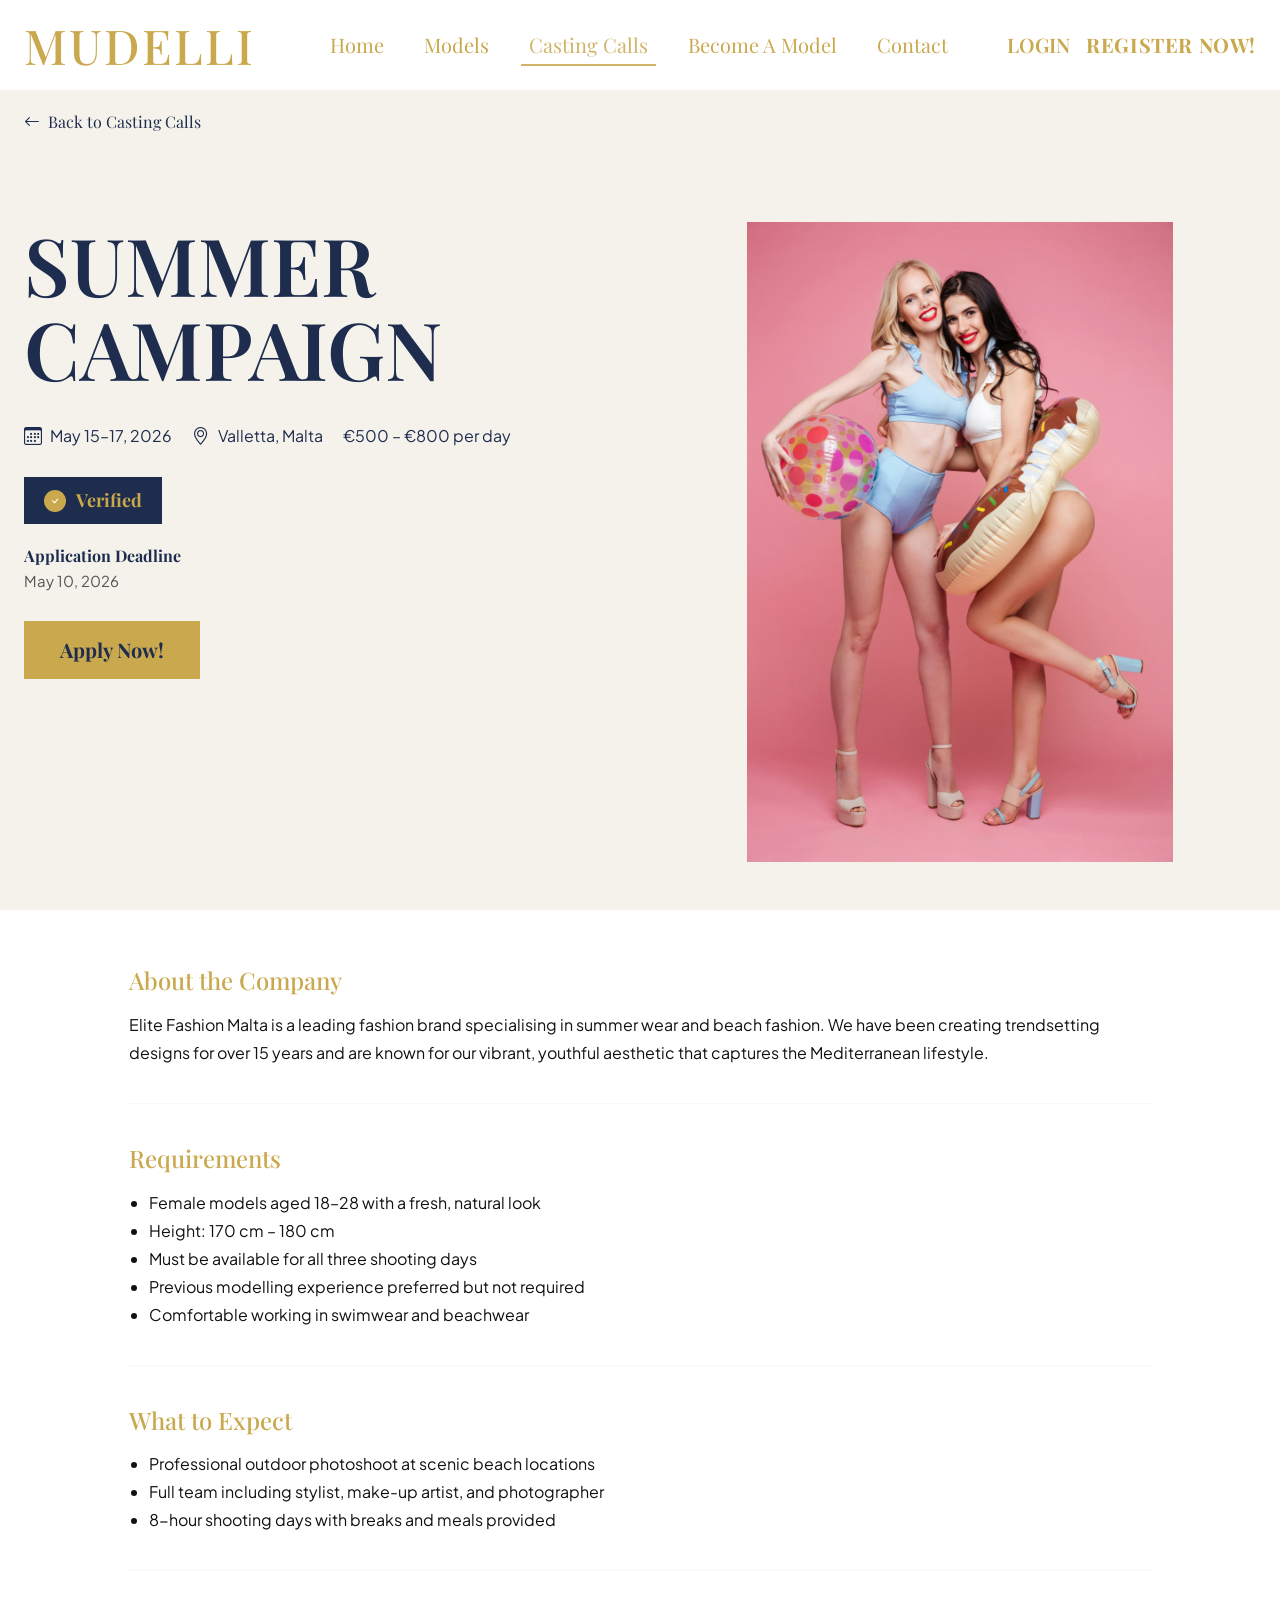
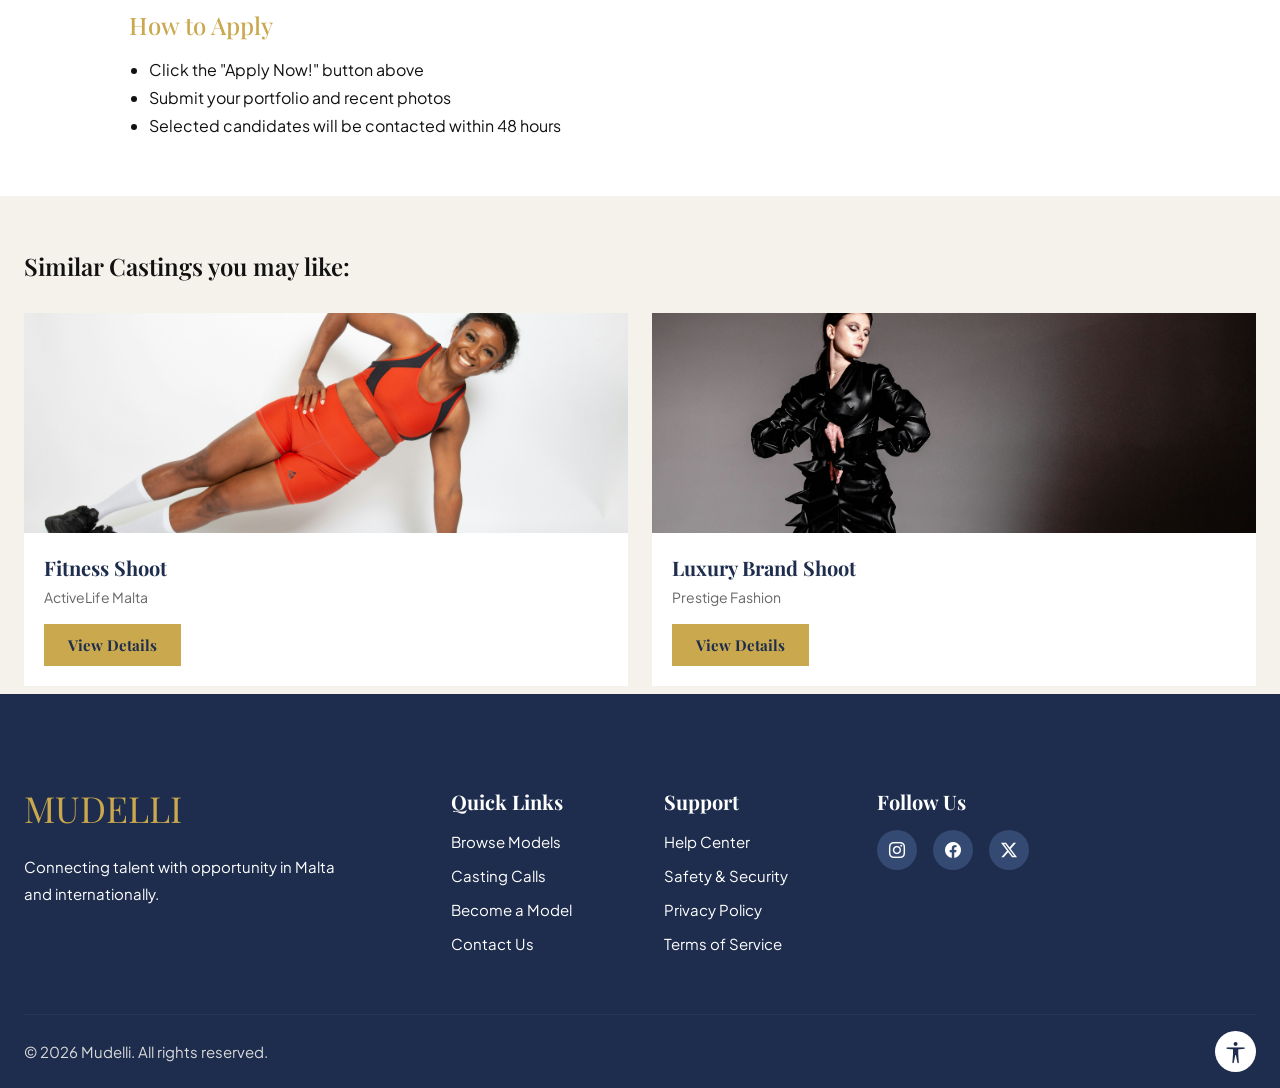
<file: casting-detail.html>
<!DOCTYPE html>
<html lang="en">

<head>
  <meta charset="UTF-8" />
  <meta name="viewport" content="width=device-width, initial-scale=1.0" />

  <!-- A short description of this page that shows up in search results -->
  <meta name="description"
    content="Summer Campaign casting call by Elite Fashion Malta — apply now for a paid outdoor photoshoot in Valletta, Malta." />

  <title>Summer Campaign — Mudelli Casting</title>

  <!-- Bootstrap 5 CSS for layout and utility classes -->
  <link href="https://cdn.jsdelivr.net/npm/bootstrap@5.3.3/dist/css/bootstrap.min.css" rel="stylesheet"
    integrity="sha384-QWTKZyjpPEjISv5WaRU9OFeRpok6YctnYmDr5pNlyT2bRjXh0JMhjY6hW+ALEwIH" crossorigin="anonymous" />

  <!-- Bootstrap Icons for the calendar, location, and dollar icons -->
  <link href="https://cdn.jsdelivr.net/npm/bootstrap-icons@1.11.3/font/bootstrap-icons.min.css" rel="stylesheet" />

  <!-- Google Fonts: Playfair Display for headings, Plus Jakarta Sans for body text -->
  <link rel="preconnect" href="https://fonts.googleapis.com" />
  <link rel="preconnect" href="https://fonts.gstatic.com" crossorigin />
  <link
    href="https://fonts.googleapis.com/css2?family=Playfair+Display:ital,wght@0,400;0,500;0,600;0,700;0,800&family=Plus+Jakarta+Sans:wght@400;500;600&display=swap"
    rel="stylesheet" />

  <!-- The shared site stylesheet with colours and fonts used across all pages -->
  <link rel="stylesheet" href="css/style.css" />

  <!-- Styles that only apply to this casting detail page -->
  <style>
    /* white navbar for this page */
    .mudelli-nav { background-color: #ffffff !important; }

    /*
     * PAGE WRAPPER
     */
    .cd-page {
      background-color: var(--mud-cream);
    }

    /*
     * BACK LINK
     * The arrow link that takes the user back to the casting calls list
     */
    .cd-back {
      display: inline-flex;
      align-items: center;
      gap: 8px;
      font-family: var(--font-display);
      font-size: 16px;
      font-weight: 400;
      color: var(--mud-navy);
      text-decoration: none;
      padding: 20px 0 8px;
      transition: opacity 0.2s;
    }

    .cd-back:hover,
    .cd-back:focus {
      opacity: 0.7;
      color: var(--mud-navy);
    }

    /*
     * HERO SECTION
     * The main area showing the casting title, meta info, and photo
     */
    .cd-hero {
      background-color: var(--mud-cream);
      padding-bottom: 48px;
    }

    /* The big casting title at the top — e.g. "SUMMER CAMPAIGN" */
    .cd-title {
      font-family: var(--font-display);
      font-size: 80px;
      font-weight: 600;
      color: #1E2D4D;
      line-height: 1.05;
      margin-bottom: 32px;
    }

    /* The row of quick-info tags — date, location, and payment type */
    .cd-meta {
      display: flex;
      flex-wrap: wrap;
      gap: 20px;
      margin-bottom: 28px;
    }

    /* Each individual piece of meta info next to its icon */
    .cd-meta-item {
      display: flex;
      align-items: center;
      gap: 8px;
      font-family: var(--font-body);
      font-size: 16px;
      color: var(--mud-navy);
    }

    .cd-meta-item i {
      font-size: 18px;
      color: var(--mud-navy);
      flex-shrink: 0;
    }

    /* Navy strip showing this casting is verified — gold text and tick */
    .cd-verified {
      display: inline-flex;
      align-items: center;
      gap: 10px;
      background-color: var(--mud-navy);
      color: var(--mud-gold);
      font-family: var(--font-display);
      font-size: 18px;
      font-weight: 700;
      padding: 10px 20px;
      margin-bottom: 20px;
    }

    /* Small gold circle with a white tick inside it */
    .cd-verified-dot {
      width: 22px;
      height: 22px;
      background-color: var(--mud-gold);
      border-radius: 50%;
      display: flex;
      align-items: center;
      justify-content: center;
      font-size: 12px;
      color: var(--mud-white);
      flex-shrink: 0;
    }

    /* Application deadline shown as plain text, no background box */
    .cd-deadline-strip {
      margin-bottom: 28px;
    }

    .cd-deadline-label {
      font-family: var(--font-display);
      font-size: 16px;
      font-weight: 700;
      color: var(--mud-navy);
      margin: 0 0 2px;
    }

    .cd-deadline-date {
      font-family: var(--font-body);
      font-size: 15px;
      color: #555;
      margin: 0;
    }

    /* The gold "Apply Now!" call-to-action button */
    .btn-apply {
      display: inline-block;
      background-color: var(--mud-gold);
      color: var(--mud-navy);
      font-family: var(--font-display);
      font-size: 20px;
      font-weight: 700;
      border: none;
      border-radius: 0;
      padding: 14px 36px;
      text-decoration: none;
      cursor: pointer;
      transition: opacity 0.2s;
    }

    .btn-apply:hover,
    .btn-apply:focus {
      opacity: 0.88;
      color: var(--mud-navy);
    }

    /* The main casting photo on the right side of the hero */
    .cd-hero-img {
      width: 100%;
      height: 640px;
      object-fit: contain;
      object-position: center center;
      display: block;
      background-color: var(--mud-cream);
    }

    /*
     * CONTENT SECTION
     * White background area with four text blocks giving more detail
     * about the casting: company info, requirements, what to expect, how to apply
     */
    .cd-content {
      background-color: var(--mud-white);
      padding: 56px 0;
    }

    /* Gold heading used at the start of each content block */
    .cd-section-heading {
      font-family: var(--font-display);
      font-size: 24px;
      font-weight: 500;
      color: var(--mud-gold);
      margin-bottom: 16px;
      margin-top: 40px;
    }

    .cd-section-heading:first-child {
      margin-top: 0;
    }

    /* Regular paragraph text inside each content block */
    .cd-body-text {
      font-family: var(--font-body);
      font-size: 16px;
      color: #111;
      line-height: 1.75;
      margin-bottom: 0;
    }

    /* Bulleted list used for requirements and steps */
    .cd-list {
      font-family: var(--font-body);
      font-size: 16px;
      color: #111;
      line-height: 1.75;
      padding-left: 20px;
      margin-bottom: 0;
    }

    /* Thin horizontal rule between each content block */
    .cd-divider {
      border: none;
      border-top: 1px solid var(--mud-light-gray);
      margin: 36px 0;
    }

    /*
     * SIMILAR CASTINGS SECTION
     * Cream background row at the bottom showing two other castings
     * the model might also want to apply for
     */
    .cd-similar {
      background-color: var(--mud-cream);
      padding: 56px 0;
    }

    /* "Similar Castings you may like:" heading */
    .cd-similar-title {
      font-family: var(--font-display);
      font-size: 24px;
      font-weight: 600;
      color: #111;
      margin-bottom: 32px;
    }

    /* Each similar casting card — white box with a photo on top */
    .cd-card {
      background-color: var(--mud-white);
      overflow: hidden;
    }

    /* The photo at the top of a similar casting card */
    .cd-card-img {
      width: 100%;
      height: 220px;
      object-fit: cover;
      object-position: center;
      display: block;
    }

    /* The text area below the photo */
    .cd-card-body {
      padding: 20px;
    }

    /* The casting title inside a similar casting card */
    .cd-card-title {
      font-family: var(--font-display);
      font-size: 20px;
      font-weight: 700;
      color: var(--mud-navy);
      margin-bottom: 4px;
    }

    /* The brand or agency name inside a similar casting card */
    .cd-card-brand {
      font-family: var(--font-body);
      font-size: 14px;
      color: #666;
      margin-bottom: 16px;
    }

    /* Gold "View Details" button inside each similar casting card */
    .btn-card-detail {
      display: inline-block;
      background-color: var(--mud-gold);
      color: var(--mud-navy);
      font-family: var(--font-display);
      font-size: 15px;
      font-weight: 700;
      border: none;
      border-radius: 0;
      padding: 10px 24px;
      text-decoration: none;
      transition: opacity 0.2s;
    }

    .btn-card-detail:hover,
    .btn-card-detail:focus {
      opacity: 0.88;
      color: var(--mud-navy);
    }

    /*
     * RESPONSIVE — adjustments for tablets and phones
     */
    @media (max-width: 991px) {
      .cd-title { font-size: 52px; }
      .cd-hero-img { height: 420px; margin-top: 32px; }
    }

    @media (max-width: 575px) {
      .cd-title { font-size: 36px; }
      .cd-hero-img { height: 320px; }
      .btn-apply { width: 100%; text-align: center; }
    }

    /*
        These rules stop the modal buttons and labels from being overridden
        by any global button or label styles from style.css.
        Without these, modal buttons may appear too wide or styled incorrectly.
    */
    .modal .btn-close {
      display: block;
      width: auto;
    }

    .modal button[type="submit"],
    .modal button[type="button"] {
      display: inline-block;
      width: auto;
      background-color: #C9A84E;
      color: #1E2D4D;
      border: none;
      border-radius: 0;
      font-family: 'Playfair Display', serif;
      font-size: 16px;
      font-weight: 700;
      padding: 14px;
      cursor: pointer;
    }

    .modal button[data-bs-dismiss="modal"] {
      background-color: transparent !important;
      color: #1E2D4D !important;
      border: 2px solid #1E2D4D !important;
    }

    .modal label {
      display: block;
      font-family: 'Plus Jakarta Sans', sans-serif;
      font-size: 13px;
      font-weight: 600;
      color: #1E2D4D;
      margin-bottom: 6px;
      margin-top: 0;
    }

  </style>

</head>

<body>

  <!-- Lets keyboard users jump straight to the main content, skipping the navbar -->
  <a class="skip-link visually-hidden-focusable" href="#main-content">Skip to main content</a>

  <!-- The fixed navigation bar that appears at the top of every page -->
  <header>
    <nav class="navbar navbar-expand-lg navbar-dark mudelli-nav" id="mainNav"
      aria-label="Main site navigation">
      <div class="container-xxl px-4">

        <!-- The Mudelli logo — clicking it goes back to the homepage -->
        <a class="navbar-brand mudelli-logo" href="index.html" aria-label="Mudelli — return to homepage">
          MUDELLI
        </a>

        <!-- Hamburger button that shows the menu on small screens -->
        <button class="navbar-toggler border-0" type="button" data-bs-toggle="collapse"
          data-bs-target="#navbarContent" aria-controls="navbarContent" aria-expanded="false"
          aria-label="Toggle main navigation menu">
          <span class="navbar-toggler-icon"></span>
        </button>

        <!-- The navigation links — Casting Calls is marked active because we came from that page -->
        <div class="collapse navbar-collapse" id="navbarContent">

          <ul class="navbar-nav mx-auto gap-lg-4">
            <li class="nav-item">
              <a class="nav-link" href="index.html">Home</a>
            </li>
            <li class="nav-item">
              <a class="nav-link" href="models.html">Models</a>
            </li>
            <li class="nav-item">
              <a class="nav-link active" aria-current="page" href="casting-calls.html">Casting Calls</a>
            </li>
            <li class="nav-item">
              <a class="nav-link" href="become-a-model.html">Become A Model</a>
            </li>
            <li class="nav-item">
              <a class="nav-link" href="contact.html">Contact</a>
            </li>
          </ul>

          <!-- Login and register buttons on the right side of the navbar -->
          <div class="d-flex align-items-center gap-3 mt-3 mt-lg-0">
            <a href="login.html" class="btn-nav-auth" aria-label="Log in to your Mudelli account">LOGIN</a>
            <a href="login.html#register" class="btn-nav-auth btn-nav-register"
              aria-label="Create a new Mudelli account">REGISTER NOW!</a>
          </div>

        </div>
        <!--
            end of navbar collapse
        -->
      </div>
      <!--
          end of navbar container
      -->
    </nav>
  </header>


  <!-- The main content of this casting detail page -->
  <div class="cd-page">
    <main id="main-content">

      <!--
          HERO SECTION
          Shows the casting title, key info, verified badge, deadline, Apply button,
          and the main casting photo side by side
      -->
      <section class="cd-hero" aria-labelledby="cd-title">
        <div class="container-xxl px-4">

          <!-- Arrow link that takes the user back to the casting calls list -->
          <a class="cd-back" href="casting-calls.html" aria-label="Go back to Casting Calls list">
            <i class="bi bi-arrow-left" aria-hidden="true"></i>
            Back to Casting Calls
          </a>

          <div class="row align-items-start g-5">

            <!-- LEFT COLUMN — title, quick-info, verified badge, deadline, Apply button -->
            <div class="col-lg-6" style="padding-top: 80px;">

              <!-- The large casting title -->
              <h1 class="cd-title" id="cd-title">SUMMER CAMPAIGN</h1>

              <!--
                  Quick-info row — shows the shooting dates, location, and payment type
              -->
              <div class="cd-meta" role="region" aria-label="Casting quick info">
                <div class="cd-meta-item">
                  <i class="bi bi-calendar3" aria-hidden="true"></i>
                  <span>May 15–17, 2026</span>
                </div>
                <div class="cd-meta-item">
                  <i class="bi bi-geo-alt" aria-hidden="true"></i>
                  <span>Valletta, Malta</span>
                </div>
                <div class="cd-meta-item">
                  <span>&euro;500 &ndash; &euro;800 per day</span>
                </div>
              </div>

              <!--
                  Verified badge — shows this casting is from an approved brand on Mudelli
              -->
              <div class="cd-verified" role="status" aria-label="Verified casting">
                <span class="cd-verified-dot" aria-hidden="true">
                  <i class="bi bi-check" aria-hidden="true"></i>
                </span>
                Verified
              </div>

              <!--
                  Application deadline shown as plain text below the verified badge
              -->
              <div class="cd-deadline-strip" role="region" aria-label="Application deadline">
                <p class="cd-deadline-label">Application Deadline</p>
                <p class="cd-deadline-date">May 10, 2026</p>
              </div>

              <!--
                  The main call-to-action — clicking Apply opens a pop-up form
                  where the model can submit their application without leaving the page.
              -->
              <div class="mt-3">
                <button class="btn-apply" data-bs-toggle="modal" data-bs-target="#applyModal"
                  aria-label="Apply now for the Summer Campaign casting">
                  Apply Now!
                </button>
              </div>

            </div>

            <!-- RIGHT COLUMN — the main casting photo -->
            <div class="col-lg-6" style="padding-top: 80px;">
              <img
                src="images/summercampaign1.jpg"
                alt="Summer Campaign — models on a sunny Mediterranean beach in Malta"
                class="cd-hero-img" />
            </div>

          </div>
        </div>
      </section>


      <!--
          CONTENT SECTION
          Four text blocks giving more information about this casting:
          about the company, requirements, what to expect, and how to apply
      -->
      <section class="cd-content" aria-label="Full casting details">
        <div class="container-xxl px-4">
          <div class="row justify-content-center">
            <div class="col-lg-10">

              <!--
                  About the Company — who is running this casting and what they do
              -->
              <h2 class="cd-section-heading">About the Company</h2>
              <p class="cd-body-text">
                Elite Fashion Malta is a leading fashion brand specialising in summer wear and beach fashion.
                We have been creating trendsetting designs for over 15 years and are known for our vibrant,
                youthful aesthetic that captures the Mediterranean lifestyle.
              </p>

              <hr class="cd-divider" aria-hidden="true" />

              <!--
                  Requirements — what the brand is looking for in applicants
              -->
              <h2 class="cd-section-heading">Requirements</h2>
              <ul class="cd-list" aria-label="Casting requirements">
                <li>Female models aged 18–28 with a fresh, natural look</li>
                <li>Height: 170 cm – 180 cm</li>
                <li>Must be available for all three shooting days</li>
                <li>Previous modelling experience preferred but not required</li>
                <li>Comfortable working in swimwear and beachwear</li>
              </ul>

              <hr class="cd-divider" aria-hidden="true" />

              <!--
                  What to Expect — gives models an idea of how the shoot days will run
              -->
              <h2 class="cd-section-heading">What to Expect</h2>
              <ul class="cd-list" aria-label="What to expect on shoot days">
                <li>Professional outdoor photoshoot at scenic beach locations</li>
                <li>Full team including stylist, make-up artist, and photographer</li>
                <li>8-hour shooting days with breaks and meals provided</li>
              </ul>

              <hr class="cd-divider" aria-hidden="true" />

              <!--
                  How to Apply — step-by-step instructions for submitting an application
              -->
              <h2 class="cd-section-heading">How to Apply</h2>
              <ul class="cd-list" aria-label="Steps to apply for this casting">
                <li>Click the "Apply Now!" button above</li>
                <li>Submit your portfolio and recent photos</li>
                <li>Selected candidates will be contacted within 48 hours</li>
              </ul>

            </div>
          </div>
        </div>
      </section>


      <!--
          SIMILAR CASTINGS SECTION
          Shows two other castings the model might also want to apply for
      -->
      <section class="cd-similar" aria-labelledby="cd-similar-heading">
        <div class="container-xxl px-4">

          <h2 class="cd-similar-title" id="cd-similar-heading">Similar Castings you may like:</h2>

          <div class="row g-4">

            <!-- Similar casting card 1 — Fitness Shoot by ActiveLife Malta -->
            <div class="col-md-6">
              <article class="cd-card" aria-label="Similar casting: Fitness Shoot by ActiveLife Malta">
                <img
                  src="images/casting-list-images1.jpg"
                  alt="Fitness Shoot — models at an outdoor fitness location"
                  class="cd-card-img" />
                <div class="cd-card-body">
                  <p class="cd-card-title">Fitness Shoot</p>
                  <p class="cd-card-brand">ActiveLife Malta</p>
                  <a href="casting-detail.html" class="btn-card-detail"
                    aria-label="View full details for the Fitness Shoot casting">
                    View Details
                  </a>
                </div>
              </article>
            </div>

            <!-- Similar casting card 2 — Luxury Brand Shoot by Prestige Fashion -->
            <div class="col-md-6">
              <article class="cd-card" aria-label="Similar casting: Luxury Brand Shoot by Prestige Fashion">
                <img
                  src="images/casting-list-images2.jpg"
                  alt="Luxury Brand Shoot — elegant fashion models"
                  class="cd-card-img" />
                <div class="cd-card-body">
                  <p class="cd-card-title">Luxury Brand Shoot</p>
                  <p class="cd-card-brand">Prestige Fashion</p>
                  <a href="casting-detail.html" class="btn-card-detail"
                    aria-label="View full details for the Luxury Brand Shoot casting">
                    View Details
                  </a>
                </div>
              </article>
            </div>

          </div>
        </div>
      </section>


    </main>
  </div>
  <!--
      end of page wrapper
  -->


  <!-- The site footer with links and social media icons -->
  <footer class="mudelli-footer" aria-label="Site footer">
    <div class="container-xxl px-4">

      <div class="row g-5 py-5">

        <!-- Column 1 — brand name and short tagline -->
        <div class="col-lg-4 col-md-12">
          <a href="index.html" class="footer-logo d-inline-block mb-3"
            aria-label="Mudelli — return to homepage">MUDELLI</a>
          <p class="footer-about">
            Connecting talent with opportunity in Malta and internationally.
          </p>
        </div>

        <!-- Column 2 — quick navigation links -->
        <div class="col-lg-2 col-md-4 col-6">
          <h3 class="footer-heading">Quick Links</h3>
          <nav aria-label="Footer quick links navigation">
            <ul class="footer-links list-unstyled">
              <li><a href="models.html">Browse Models</a></li>
              <li><a href="casting-calls.html">Casting Calls</a></li>
              <li><a href="become-a-model.html">Become a Model</a></li>
              <li><a href="contact.html">Contact Us</a></li>
            </ul>
          </nav>
        </div>

        <!-- Column 3 — help and policy links -->
        <div class="col-lg-2 col-md-4 col-6">
          <h3 class="footer-heading">Support</h3>
          <nav aria-label="Footer support links navigation">
            <ul class="footer-links list-unstyled">
              <li><a href="#">Help Center</a></li>
              <li><a href="#">Safety &amp; Security</a></li>
              <li><a href="#">Privacy Policy</a></li>
              <li><a href="#">Terms of Service</a></li>
            </ul>
          </nav>
        </div>

        <!-- Column 4 — social media icons -->
        <div class="col-lg-4 col-md-4">
          <h3 class="footer-heading">Follow Us</h3>
          <div class="social-icons d-flex gap-3" role="list" aria-label="Social media links">
            <a href="#" class="social-icon" aria-label="Follow Mudelli on Instagram">
              <i class="bi bi-instagram" aria-hidden="true"></i>
            </a>
            <a href="#" class="social-icon" aria-label="Follow Mudelli on Facebook">
              <i class="bi bi-facebook" aria-hidden="true"></i>
            </a>
            <a href="#" class="social-icon" aria-label="Follow Mudelli on X (Twitter)">
              <i class="bi bi-twitter-x" aria-hidden="true"></i>
            </a>
          </div>
        </div>

      </div>
      <!--
          end of footer columns
      -->

      <!-- Thin line above the copyright bar -->
      <hr class="footer-divider" aria-hidden="true" />

      <!-- Copyright text and the accessibility options button -->
      <div class="d-flex flex-wrap justify-content-between align-items-center py-3 gap-3">
        <p class="footer-copyright mb-0">© 2026 Mudelli. All rights reserved.</p>

        <!-- This button opens accessibility settings -->
        <button class="accessibility-btn" type="button" aria-label="Open accessibility options"
          aria-haspopup="dialog">
          <i class="bi bi-universal-access" aria-hidden="true"></i>
        </button>
      </div>

    </div>
    <!--
        end of footer container
    -->
  </footer>


  <!-- Bootstrap JavaScript — needed for the navbar toggle and modals -->
  <script src="https://cdn.jsdelivr.net/npm/bootstrap@5.3.3/dist/js/bootstrap.bundle.min.js"></script>


  <!--
      APPLY NOW MODAL
      This pop-up appears when the user clicks the "Apply Now!" button.
      It collects the applicant's basic details and a short message.
  -->
  <div class="modal fade" id="applyModal" role="dialog" tabindex="-1" aria-labelledby="applyModalLabel" aria-hidden="true">
    <div class="modal-dialog modal-dialog-centered">
      <div class="modal-content" style="border-radius:0; border:none;">

        <!--
            Dark navy header bar with the modal title and a close button.
        -->
        <div class="modal-header" style="background-color:#1E2D4D; border:none; padding:24px 32px;">
          <h2 class="modal-title" id="applyModalLabel"
            style="font-family:'Playfair Display',serif; font-size:22px; color:#C9A84E; margin:0;">
            Apply Now
          </h2>
          <button type="button" class="btn-close btn-close-white" data-bs-dismiss="modal"
            aria-label="Close application form"></button>
        </div>

        <!--
            Cream body area holding the application form fields.
        -->
        <div class="modal-body" style="padding:32px; background-color:#F5F2EC;">
          <form id="applyForm">

            <!--
                Full Name field
            -->
            <div class="mb-3">
              <label style="font-family:'Plus Jakarta Sans',sans-serif; font-size:13px; font-weight:600; color:#1E2D4D; display:block; margin-bottom:6px;">Full Name *</label>
              <input type="text" required placeholder="Your full name"
                style="width:100%; padding:10px 14px; border:1px solid #E0E4EB; background:#fff; font-family:'Plus Jakarta Sans',sans-serif; font-size:14px; border-radius:0;" />
            </div>

            <!--
                Email Address field
            -->
            <div class="mb-3">
              <label style="font-family:'Plus Jakarta Sans',sans-serif; font-size:13px; font-weight:600; color:#1E2D4D; display:block; margin-bottom:6px;">Email Address *</label>
              <input type="email" required placeholder="your@email.com"
                style="width:100%; padding:10px 14px; border:1px solid #E0E4EB; background:#fff; font-family:'Plus Jakarta Sans',sans-serif; font-size:14px; border-radius:0;" />
            </div>

            <!--
                Phone Number field — optional so applicants without a phone can still apply
            -->
            <div class="mb-3">
              <label style="font-family:'Plus Jakarta Sans',sans-serif; font-size:13px; font-weight:600; color:#1E2D4D; display:block; margin-bottom:6px;">Phone Number (Optional)</label>
              <input type="tel" placeholder="+356 XXXX XXXX"
                style="width:100%; padding:10px 14px; border:1px solid #E0E4EB; background:#fff; font-family:'Plus Jakarta Sans',sans-serif; font-size:14px; border-radius:0;" />
            </div>

            <!--
                Experience Level dropdown — lets the casting team quickly see
                how much experience the applicant has
            -->
            <div class="mb-3">
              <label style="font-family:'Plus Jakarta Sans',sans-serif; font-size:13px; font-weight:600; color:#1E2D4D; display:block; margin-bottom:6px;">Experience Level *</label>
              <select required
                style="width:100%; padding:10px 14px; border:1px solid #E0E4EB; background:#fff; font-family:'Plus Jakarta Sans',sans-serif; font-size:14px; border-radius:0;">
                <option value="" disabled selected>Select your experience level</option>
                <option>Beginner</option>
                <option>Intermediate</option>
                <option>Professional</option>
              </select>
            </div>

            <!--
                Message field — a free text box for the applicant to introduce
                themselves or mention anything relevant to this casting
            -->
            <div class="mb-4">
              <label style="font-family:'Plus Jakarta Sans',sans-serif; font-size:13px; font-weight:600; color:#1E2D4D; display:block; margin-bottom:6px;">Message *</label>
              <textarea required rows="4" placeholder="Tell us a little about yourself and why you are interested in this casting..."
                style="width:100%; padding:10px 14px; border:1px solid #E0E4EB; background:#fff; font-family:'Plus Jakarta Sans',sans-serif; font-size:14px; border-radius:0;"></textarea>
            </div>

            <!--
                Submit and Cancel buttons sit side by side
            -->
            <div class="d-flex gap-3">
              <button type="submit"
                style="flex:1; background-color:#C9A84E; color:#1E2D4D; font-family:'Playfair Display',serif; font-size:16px; font-weight:700; padding:14px; border:none; border-radius:0; cursor:pointer;">
                Submit Application
              </button>
              <button type="button" data-bs-dismiss="modal"
                style="flex:1; background-color:transparent; color:#1E2D4D; font-family:'Playfair Display',serif; font-size:16px; font-weight:700; padding:14px; border:2px solid #1E2D4D; border-radius:0; cursor:pointer;">
                Cancel
              </button>
            </div>

          </form>
        </div>
      </div>
    </div>
  </div>


  <!--
      THANK YOU MODAL
      This pop-up is shown automatically after the application form is submitted.
      It confirms that the application was received.
  -->
  <div class="modal fade" id="thankYouModal" role="dialog" tabindex="-1" aria-labelledby="thankYouLabel" aria-hidden="true">
    <div class="modal-dialog modal-dialog-centered">
      <div class="modal-content" style="border-radius:0; border:none; text-align:center;">
        <div class="modal-body" style="padding:48px 32px; background-color:#F5F2EC;">

          <!--
              Gold circle with a tick — a clear visual confirmation that
              the form was submitted successfully.
          -->
          <div style="width:80px; height:80px; background-color:#C9A84E; border-radius:50%; display:flex; align-items:center; justify-content:center; margin:0 auto 24px;">
            <i class="bi bi-check-lg" style="font-size:36px; color:#1E2D4D;"></i>
          </div>

          <!-- Main confirmation heading -->
          <h2 id="thankYouLabel"
            style="font-family:'Playfair Display',serif; font-size:28px; font-weight:700; color:#1E2D4D; margin-bottom:12px;">
            Application Received!
          </h2>

          <!-- Short message telling the applicant what to expect next -->
          <p style="font-family:'Plus Jakarta Sans',sans-serif; font-size:15px; color:#555; line-height:1.7; margin-bottom:32px;">
            Thank you for applying! We will be in touch within 48 hours.
          </p>

          <!-- Close button to dismiss the thank you message -->
          <button type="button"
            style="background-color:#C9A84E; color:#1E2D4D; font-family:'Playfair Display',serif; font-size:16px; font-weight:700; padding:12px 36px; border:none; border-radius:0; cursor:pointer;"
            data-bs-dismiss="modal">
            Close
          </button>
        </div>
      </div>
    </div>
  </div>


  <!--
      MODAL FORM SCRIPT
      When the application form is submitted this script:
      1. Stops the page from reloading.
      2. Closes the apply modal.
      3. Opens the thank you modal after a short delay so Bootstrap
         has time to finish closing the first modal before opening the second.
  -->
  <script>
    document.getElementById('applyForm').addEventListener('submit', function(e) {
      e.preventDefault();
      bootstrap.Modal.getInstance(document.getElementById('applyModal')).hide();
      setTimeout(function() {
        new bootstrap.Modal(document.getElementById('thankYouModal')).show();
      }, 400);
    });
  </script>


</body>

</html>
</file>
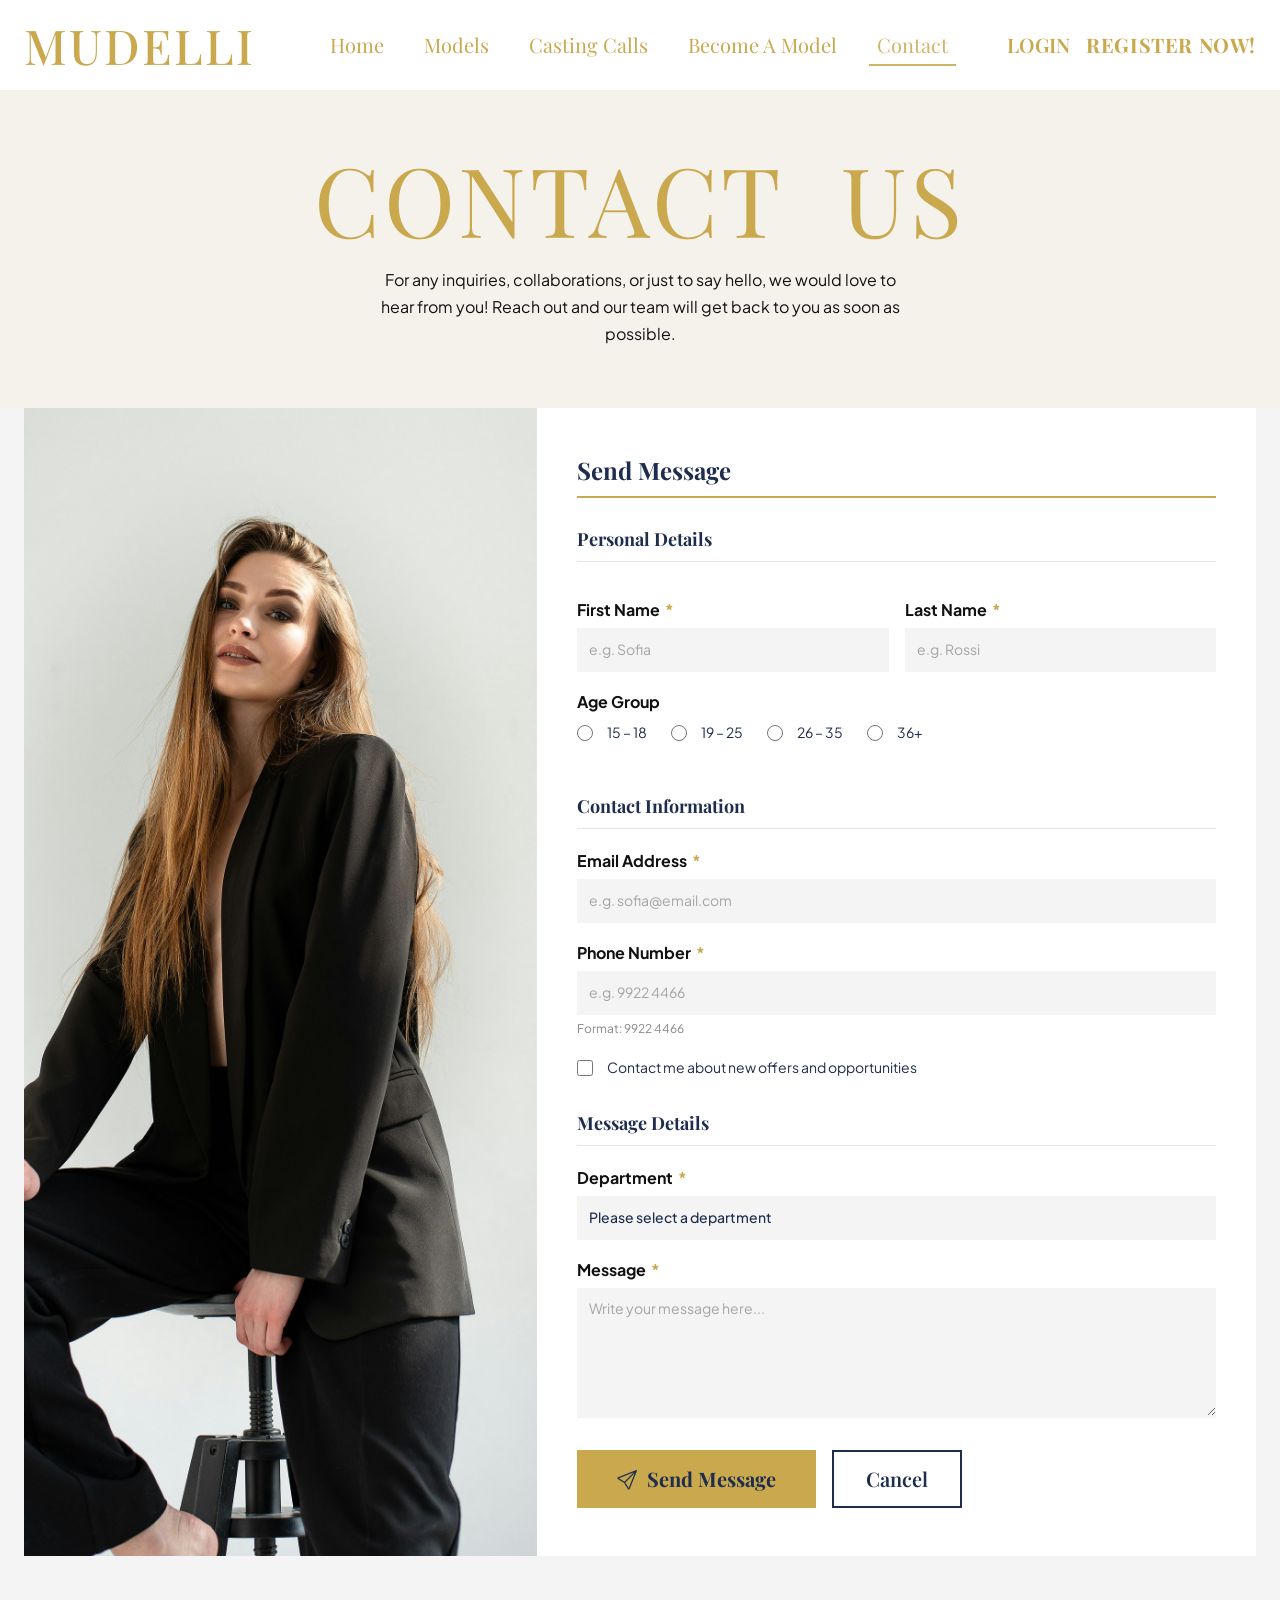
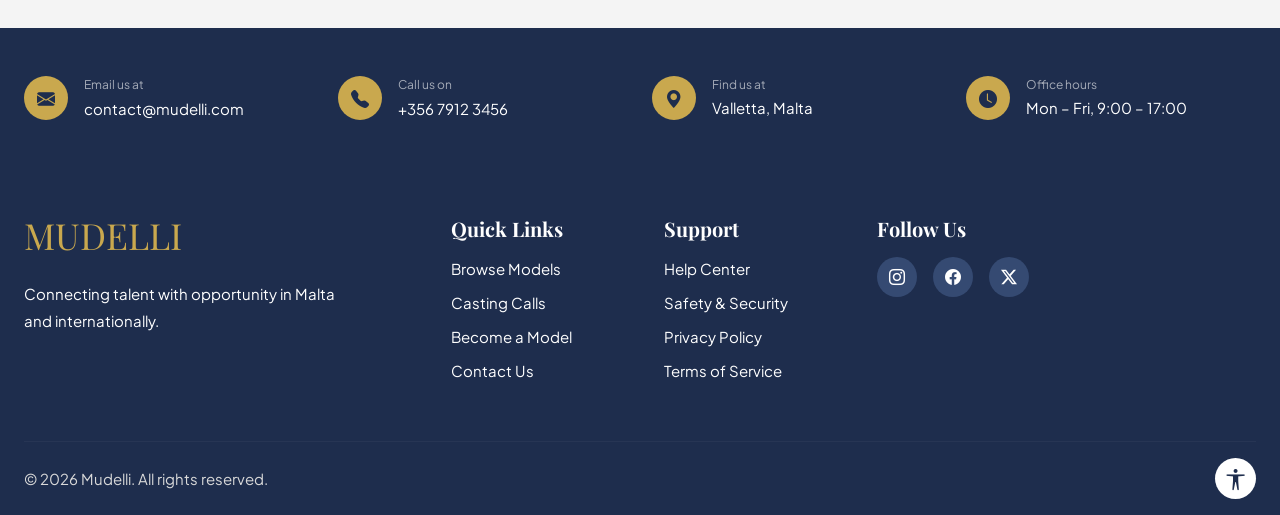
<file: contact.html>
<!DOCTYPE html>
<html lang="en">

<head>
  <meta charset="UTF-8" />
  <meta name="viewport" content="width=device-width, initial-scale=1.0" />

  <!-- A short description that shows up in search results -->
  <meta name="description"
    content="Contact Mudelli — get in touch for inquiries, collaborations, or support." />

  <title>Contact Us — Mudelli</title>

  <!-- Bootstrap 5 CSS for the layout and utility classes -->
  <link href="https://cdn.jsdelivr.net/npm/bootstrap@5.3.8/dist/css/bootstrap.min.css" rel="stylesheet" integrity="sha384-sRIl4kxILFvY47J16cr9ZwB07vP4J8+LH7qKQnuqkuIAvNWLzeN8tE5YBujZqJLB" crossorigin="anonymous">
  <script src="https://cdn.jsdelivr.net/npm/bootstrap@5.3.8/dist/js/bootstrap.bundle.min.js" integrity="sha384-FKyoEForCGlyvwx9Hj09JcYn3nv7wiPVlz7YYwJrWVcXK/BmnVDxM+D2scQbITxI" crossorigin="anonymous"></script>

  <!-- Bootstrap Icons for the send button and contact info icons -->
  <link href="https://cdn.jsdelivr.net/npm/bootstrap-icons@1.11.3/font/bootstrap-icons.min.css" rel="stylesheet" />

  <!-- Google Fonts: Playfair Display for headings, Plus Jakarta Sans for body text -->
  <link rel="preconnect" href="https://fonts.googleapis.com" />
  <link rel="preconnect" href="https://fonts.gstatic.com" crossorigin />
  <link
    href="https://fonts.googleapis.com/css2?family=Playfair+Display:ital,wght@0,400;0,500;0,600;0,700;0,800&family=Plus+Jakarta+Sans:wght@400;500;600&display=swap"
    rel="stylesheet" />

  <!-- The shared site stylesheet with brand colours and fonts -->
  <link rel="stylesheet" href="css/style.css" />

  <!-- Styles that only apply to this contact page -->
  <style>
    /* white navbar for this page */
    .mudelli-nav { background-color: #ffffff !important; }

    /*
     * HERO SECTION
     * The top area with the large gold "CONTACT US" title and the subtitle
     */
    .ct-hero {
      background-color: var(--mud-cream);
      padding-top: 60px;
      padding-bottom: 60px;
      text-align: center;
    }

    /* The big gold page title — "CONTACT US" */
    .ct-hero-title {
      font-family: var(--font-display);
      font-size: 96px;
      font-weight: 400;
      color: var(--mud-gold);
      line-height: 1;
      margin-bottom: 20px;
      letter-spacing: 0.04em;
    }

    /* The short description below the title */
    .ct-hero-subtitle {
      font-family: var(--font-body);
      font-size: 16px;
      color: #111;
      max-width: 520px;
      line-height: 1.7;
      margin: 0 auto;
    }

    /*
     * MAIN CONTENT SECTION
     * Split layout: photo on the left, form on the right
     */
    .ct-main {
      background-color: #F4F4F4;
      padding: 0 0 72px;
    }

    /* The contact-us.jpg photo on the left — fills the full height of the row */
    .ct-photo {
      width: 100%;
      height: 100%;
      min-height: 560px;
      object-fit: cover;
      object-position: center;
      display: block;
    }

    /*
     * FORM CARD
     * White card on the right side that holds the form
     */
    .ct-form-card {
      background-color: var(--mud-white);
      padding: 48px 40px;
    }

    /* "Send Message" heading at the top of the form card */
    .ct-form-title {
      font-family: var(--font-display);
      font-size: 24px;
      font-weight: 700;
      color: var(--mud-navy);
      margin-bottom: 28px;
      padding-bottom: 12px;
      border-bottom: 2px solid var(--mud-gold);
    }

    /*
     * FIELDSET GROUPS
     * Each group of related fields wrapped in its own fieldset
     */
    .ct-fieldset {
      border: none;
      padding: 0;
      margin: 0 0 32px;
    }

    .ct-fieldset:last-of-type {
      margin-bottom: 0;
    }

    /* The section label at the top of each fieldset */
    .ct-legend {
      font-family: var(--font-display);
      font-size: 18px;
      font-weight: 700;
      color: var(--mud-navy);
      padding-bottom: 8px;
      border-bottom: 1px solid var(--mud-light-gray);
      margin-bottom: 20px;
      width: 100%;
      display: block;
    }

    /* Labels above each form input */
    .ct-label {
      font-family: var(--font-body);
      font-size: 16px;
      font-weight: 700;
      color: #111;
      display: block;
      margin-bottom: 6px;
    }

    /* Small gold asterisk on required fields */
    .ct-required {
      color: var(--mud-gold);
      margin-left: 2px;
    }

    /* Single-line text and email inputs */
    .ct-input {
      width: 100%;
      height: 44px;
      background-color: #F4F4F4;
      border: none;
      border-bottom: 2px solid transparent;
      padding: 8px 12px;
      font-family: var(--font-body);
      font-size: 14px;
      font-weight: 500;
      color: var(--mud-navy);
      transition: border-color 0.2s;
    }

    /* Taller textarea for the message field */
    .ct-textarea {
      width: 100%;
      height: 130px;
      background-color: #F4F4F4;
      border: none;
      border-bottom: 2px solid transparent;
      padding: 10px 12px;
      font-family: var(--font-body);
      font-size: 14px;
      font-weight: 500;
      color: var(--mud-navy);
      resize: vertical;
      transition: border-color 0.2s;
    }

    /* Gold underline appears when a field is focused */
    .ct-input:focus,
    .ct-textarea:focus {
      outline: none;
      border-bottom-color: var(--mud-gold);
      box-shadow: var(--focus-ring);
    }

    .ct-input::placeholder,
    .ct-textarea::placeholder {
      color: #A6A3A3;
      font-weight: 400;
    }

    /* Space below each label + input pair */
    .ct-field {
      margin-bottom: 18px;
    }

    /* Gold radio/checkbox accent colour */
    input[type="radio"],
    input[type="checkbox"] {
      accent-color: var(--mud-gold);
      width: 16px;
      height: 16px;
      cursor: pointer;
    }

    /* Label text next to radio and checkbox inputs */
    .ct-radio-label {
      font-family: var(--font-body);
      font-size: 14px;
      color: var(--mud-navy);
      cursor: pointer;
      margin-left: 6px;
    }

    /* Select dropdown — same gray style as the text inputs */
    .ct-select {
      width: 100%;
      height: 44px;
      background-color: #F4F4F4;
      border: none;
      border-bottom: 2px solid transparent;
      padding: 8px 12px;
      font-family: var(--font-body);
      font-size: 14px;
      font-weight: 500;
      color: var(--mud-navy);
      transition: border-color 0.2s;
      appearance: none;
      cursor: pointer;
    }

    .ct-select:focus {
      outline: none;
      border-bottom-color: var(--mud-gold);
      box-shadow: var(--focus-ring);
    }

    /* Small hint text shown below a field (e.g. phone format) */
    .ct-hint {
      font-family: var(--font-body);
      font-size: 12px;
      color: #888;
      margin-top: 4px;
    }

    /* "Send Message" submit button — gold background, navy text */
    .btn-send {
      display: inline-flex;
      align-items: center;
      gap: 10px;
      background-color: var(--mud-gold);
      color: var(--mud-navy);
      font-family: var(--font-display);
      font-size: 20px;
      font-weight: 700;
      border: none;
      border-radius: 0;
      padding: 14px 40px;
      cursor: pointer;
      transition: opacity 0.2s;
    }

    .btn-send:hover,
    .btn-send:focus {
      opacity: 0.88;
      color: var(--mud-navy);
    }

    /* "Cancel" reset button — outlined navy, sits next to Submit */
    .btn-cancel {
      display: inline-flex;
      align-items: center;
      gap: 8px;
      background-color: transparent;
      color: var(--mud-navy);
      font-family: var(--font-display);
      font-size: 20px;
      font-weight: 600;
      border: 2px solid var(--mud-navy);
      border-radius: 0;
      padding: 12px 32px;
      cursor: pointer;
      transition: background-color 0.2s, color 0.2s;
    }

    .btn-cancel:hover,
    .btn-cancel:focus {
      background-color: var(--mud-navy);
      color: var(--mud-white);
    }

    /*
     * CONTACT INFO STRIP
     * A navy row below the form/photo with email, phone, address, and hours
     */
    .ct-info-strip {
      background-color: var(--mud-navy);
      padding: 48px 0;
    }

    /* Each individual contact info item — icon + text side by side */
    .ct-info-item {
      display: flex;
      align-items: flex-start;
      gap: 16px;
    }

    /* Gold circle containing the icon */
    .ct-info-icon {
      width: 44px;
      height: 44px;
      background-color: var(--mud-gold);
      border-radius: 50%;
      display: flex;
      align-items: center;
      justify-content: center;
      color: var(--mud-navy);
      font-size: 18px;
      flex-shrink: 0;
    }

    /* The small label above each contact detail */
    .ct-info-label {
      font-family: var(--font-body);
      font-size: 12px;
      color: rgba(255,255,255,0.6);
      margin-bottom: 3px;
    }

    /* The actual contact detail text or link */
    .ct-info-value {
      font-family: var(--font-body);
      font-size: 15px;
      color: var(--mud-white);
      text-decoration: none;
      margin: 0;
    }

    a.ct-info-value:hover {
      color: var(--mud-gold);
    }

    /*
     * RESPONSIVE — adjustments for smaller screens
     */
    @media (max-width: 991px) {
      .ct-hero-title { font-size: 64px; }
      .ct-photo { min-height: 320px; height: 320px; }
      .ct-form-card { padding: 36px 24px; }
    }

    @media (max-width: 575px) {
      .ct-hero-title { font-size: 48px; }
      .ct-hero { padding-top: 100px; padding-bottom: 40px; }
      .btn-send { width: 100%; justify-content: center; }
    }

  </style>

</head>

<body>

  <!-- Lets keyboard users jump straight to the form, skipping the navbar -->
  <a class="skip-link visually-hidden-focusable" href="#main-content">Skip to main content</a>

  <!-- The fixed navigation bar shared across every page -->
  <header>
    <nav class="navbar navbar-expand-lg navbar-dark mudelli-nav" id="mainNav"
      aria-label="Main site navigation">
      <div class="container-xxl px-4">

        <!-- The Mudelli logo — clicking it goes back to the homepage -->
        <a class="navbar-brand mudelli-logo" href="index.html" aria-label="Mudelli — return to homepage">
          MUDELLI
        </a>

        <!-- Hamburger button that shows the menu on small screens -->
        <button class="navbar-toggler border-0" type="button" data-bs-toggle="collapse"
          data-bs-target="#navbarContent" aria-controls="navbarContent" aria-expanded="false"
          aria-label="Toggle main navigation menu">
          <span class="navbar-toggler-icon"></span>
        </button>

        <!-- Navigation links — Contact is marked active because we are on this page -->
        <div class="collapse navbar-collapse" id="navbarContent">

          <ul class="navbar-nav mx-auto gap-lg-4">
            <li class="nav-item">
              <a class="nav-link" href="index.html">Home</a>
            </li>
            <li class="nav-item">
              <a class="nav-link" href="models.html">Models</a>
            </li>
            <li class="nav-item">
              <a class="nav-link" href="casting-calls.html">Casting Calls</a>
            </li>
            <li class="nav-item">
              <a class="nav-link" href="become-a-model.html">Become A Model</a>
            </li>
            <li class="nav-item">
              <a class="nav-link active" aria-current="page" href="contact.html">Contact</a>
            </li>
          </ul>

          <!-- Login and register buttons on the right side of the navbar -->
          <div class="d-flex align-items-center gap-3 mt-3 mt-lg-0">
            <a href="login.html" class="btn-nav-auth" aria-label="Log in to your Mudelli account">LOGIN</a>
            <a href="login.html#register" class="btn-nav-auth btn-nav-register"
              aria-label="Create a new Mudelli account">REGISTER NOW!</a>
          </div>

        </div>
        <!--
            end of navbar collapse
        -->
      </div>
      <!--
          end of navbar container
      -->
    </nav>
  </header>


  <main id="main-content">

    <!--
        HERO SECTION
        The large gold "CONTACT US" title and a short description
        of why someone might get in touch
    -->
    <section class="ct-hero" aria-labelledby="ct-page-title">
      <div class="container-xxl px-4">
        <h1 class="ct-hero-title" id="ct-page-title">CONTACT&nbsp;&nbsp;US</h1>
        <p class="ct-hero-subtitle">
          For any inquiries, collaborations, or just to say hello, we would love to hear from you!
          Reach out and our team will get back to you as soon as possible.
        </p>
      </div>
    </section>


    <!--
        MAIN SECTION
        Left column: the contact-us.jpg photo
        Right column: the contact form
    -->
    <section class="ct-main" aria-label="Contact form and photo">
      <div class="container-xxl px-4">
        <div class="row g-0 align-items-stretch">

          <!-- LEFT COLUMN — the contact photo -->
          <div class="col-lg-5 d-none d-lg-block">
            <img
              src="images/contact-us.jpg"
              alt="A person working at a desk — contact the Mudelli team"
              class="ct-photo" />
          </div>

          <!-- RIGHT COLUMN — the contact form -->
          <div class="col-lg-7">
            <div class="ct-form-card">

              <!-- Form card heading -->
              <h2 class="ct-form-title">Send Message</h2>

              <!--
                  The form uses mailto so clicking Send opens the user's
                  email app with all the fields already filled in
              -->
              <form
                action="mailto:contact@mudelli.com"
                method="post"
                enctype="text/plain"
                novalidate
                aria-label="Send a message to Mudelli">

                <!--
                    PERSONAL DETAILS FIELDSET
                    Collects first name, last name, and age group
                -->
                <fieldset class="ct-fieldset">
                  <legend class="ct-legend">Personal Details</legend>

                  <!-- First name and last name sit side by side -->
                  <div class="row g-3">
                    <div class="col-md-6">
                      <div class="ct-field">
                        <label class="ct-label" for="ct-first-name">
                          First Name <span class="ct-required" aria-hidden="true">*</span>
                        </label>
                        <input class="ct-input" type="text" id="ct-first-name" name="First Name"
                          placeholder="e.g. Sofia" required
                          autocomplete="given-name" />
                      </div>
                    </div>
                    <div class="col-md-6">
                      <div class="ct-field">
                        <label class="ct-label" for="ct-last-name">
                          Last Name <span class="ct-required" aria-hidden="true">*</span>
                        </label>
                        <input class="ct-input" type="text" id="ct-last-name" name="Last Name"
                          placeholder="e.g. Rossi" required
                          autocomplete="family-name" />
                      </div>
                    </div>
                  </div>

                  <!-- Age group radio buttons — the user picks one range -->
                  <div class="ct-field">
                    <p class="ct-label mb-2">Age Group</p>
                    <div class="d-flex flex-wrap gap-4" role="radiogroup" aria-label="Select your age group">
                      <div class="d-flex align-items-center gap-2">
                        <input type="radio" id="age-15" name="Age Group" value="15-18" />
                        <label for="age-15" class="ct-radio-label">15 – 18</label>
                      </div>
                      <div class="d-flex align-items-center gap-2">
                        <input type="radio" id="age-19" name="Age Group" value="19-25" />
                        <label for="age-19" class="ct-radio-label">19 – 25</label>
                      </div>
                      <div class="d-flex align-items-center gap-2">
                        <input type="radio" id="age-26" name="Age Group" value="26-35" />
                        <label for="age-26" class="ct-radio-label">26 – 35</label>
                      </div>
                      <div class="d-flex align-items-center gap-2">
                        <input type="radio" id="age-36" name="Age Group" value="36+" />
                        <label for="age-36" class="ct-radio-label">36+</label>
                      </div>
                    </div>
                  </div>

                </fieldset>

                <!--
                    CONTACT INFORMATION FIELDSET
                    Collects email, phone number, and marketing preference
                -->
                <fieldset class="ct-fieldset">
                  <legend class="ct-legend">Contact Information</legend>

                  <!-- The email address Mudelli will use to reply -->
                  <div class="ct-field">
                    <label class="ct-label" for="ct-email">
                      Email Address <span class="ct-required" aria-hidden="true">*</span>
                    </label>
                    <input class="ct-input" type="email" id="ct-email" name="Email Address"
                      placeholder="e.g. sofia@email.com" required
                      autocomplete="email" />
                  </div>

                  <!-- Phone number with a format hint below the field -->
                  <div class="ct-field">
                    <label class="ct-label" for="ct-phone">
                      Phone Number <span class="ct-required" aria-hidden="true">*</span>
                    </label>
                    <input class="ct-input" type="tel" id="ct-phone" name="Phone Number"
                      placeholder="e.g. 9922 4466" required
                      pattern="[0-9]{4} [0-9]{4}" aria-describedby="ct-phone-hint"
                      autocomplete="tel" />
                    <small id="ct-phone-hint" class="ct-hint">Format: 9922 4466</small>
                  </div>

                  <!-- Checkbox — the user opts in to receiving offers by email -->
                  <div class="d-flex align-items-center gap-2">
                    <input type="checkbox" id="ct-offers" name="Contact me about offers" value="yes" />
                    <label for="ct-offers" class="ct-radio-label">
                      Contact me about new offers and opportunities
                    </label>
                  </div>

                </fieldset>

                <!--
                    MESSAGE DETAILS FIELDSET
                    Collects which department to contact and the actual message
                -->
                <fieldset class="ct-fieldset">
                  <legend class="ct-legend">Message Details</legend>

                  <!-- Dropdown so the message is sent to the right team -->
                  <div class="ct-field">
                    <label class="ct-label" for="ct-department">
                      Department <span class="ct-required" aria-hidden="true">*</span>
                    </label>
                    <select class="ct-select" id="ct-department" name="Department"
                      required>
                      <option value="" disabled selected>Please select a department</option>
                      <option value="General Enquiry">General Enquiry</option>
                      <option value="Model Applications">Model Applications</option>
                      <option value="Casting & Bookings">Casting &amp; Bookings</option>
                      <option value="Brand Partnerships">Brand Partnerships</option>
                      <option value="Technical Support">Technical Support</option>
                    </select>
                  </div>

                  <!-- The main message the user wants to send -->
                  <div class="ct-field">
                    <label class="ct-label" for="ct-message">
                      Message <span class="ct-required" aria-hidden="true">*</span>
                    </label>
                    <textarea class="ct-textarea" id="ct-message" name="Message"
                      placeholder="Write your message here..." required></textarea>
                  </div>

                </fieldset>

                <!--
                    FORM BUTTONS
                    Send opens the email app with the form filled in.
                    Cancel clears all the fields so the user can start again.
                -->
                <div class="d-flex gap-3 flex-wrap mt-2">
                  <button type="submit" class="btn-send" aria-label="Send your message to Mudelli">
                    <i class="bi bi-send" aria-hidden="true"></i>
                    Send Message
                  </button>
                  <button type="reset" class="btn-cancel" aria-label="Clear the form and start again">
                    Cancel
                  </button>
                </div>

              </form>
            </div>
          </div>

        </div>
      </div>
    </section>


    <!--
        CONTACT INFO STRIP
        A navy bar below the form showing the team's email, phone,
        address, and office hours so users have other ways to get in touch
    -->
    <aside class="ct-info-strip" aria-label="Contact information">
      <div class="container-xxl px-4">
        <div class="row g-4 justify-content-center">

          <!-- Email address -->
          <div class="col-sm-6 col-lg-3">
            <div class="ct-info-item">
              <div class="ct-info-icon" aria-hidden="true">
                <i class="bi bi-envelope-fill"></i>
              </div>
              <div>
                <p class="ct-info-label">Email us at</p>
                <a class="ct-info-value" href="mailto:contact@mudelli.com">contact@mudelli.com</a>
              </div>
            </div>
          </div>

          <!-- Phone number -->
          <div class="col-sm-6 col-lg-3">
            <div class="ct-info-item">
              <div class="ct-info-icon" aria-hidden="true">
                <i class="bi bi-telephone-fill"></i>
              </div>
              <div>
                <p class="ct-info-label">Call us on</p>
                <a class="ct-info-value" href="tel:+35679123456">+356 7912 3456</a>
              </div>
            </div>
          </div>

          <!-- Office address -->
          <div class="col-sm-6 col-lg-3">
            <div class="ct-info-item">
              <div class="ct-info-icon" aria-hidden="true">
                <i class="bi bi-geo-alt-fill"></i>
              </div>
              <div>
                <p class="ct-info-label">Find us at</p>
                <p class="ct-info-value">Valletta, Malta</p>
              </div>
            </div>
          </div>

          <!-- Office hours -->
          <div class="col-sm-6 col-lg-3">
            <div class="ct-info-item">
              <div class="ct-info-icon" aria-hidden="true">
                <i class="bi bi-clock-fill"></i>
              </div>
              <div>
                <p class="ct-info-label">Office hours</p>
                <p class="ct-info-value">Mon &ndash; Fri, 9:00 &ndash; 17:00</p>
              </div>
            </div>
          </div>

        </div>
      </div>
    </aside>

  </main>


  <!-- The site footer with links and social media icons -->
  <footer class="mudelli-footer" aria-label="Site footer">
    <div class="container-xxl px-4">

      <div class="row g-5 py-5">

        <!-- Column 1 — brand name and short tagline -->
        <div class="col-lg-4 col-md-12">
          <a href="index.html" class="footer-logo d-inline-block mb-3"
            aria-label="Mudelli — return to homepage">MUDELLI</a>
          <p class="footer-about">
            Connecting talent with opportunity in Malta and internationally.
          </p>
        </div>

        <!-- Column 2 — quick navigation links -->
        <div class="col-lg-2 col-md-4 col-6">
          <h3 class="footer-heading">Quick Links</h3>
          <nav aria-label="Footer quick links navigation">
            <ul class="footer-links list-unstyled">
              <li><a href="models.html">Browse Models</a></li>
              <li><a href="casting-calls.html">Casting Calls</a></li>
              <li><a href="become-a-model.html">Become a Model</a></li>
              <li><a href="contact.html">Contact Us</a></li>
            </ul>
          </nav>
        </div>

        <!-- Column 3 — help and policy links -->
        <div class="col-lg-2 col-md-4 col-6">
          <h3 class="footer-heading">Support</h3>
          <nav aria-label="Footer support links navigation">
            <ul class="footer-links list-unstyled">
              <li><a href="#">Help Center</a></li>
              <li><a href="#">Safety &amp; Security</a></li>
              <li><a href="#">Privacy Policy</a></li>
              <li><a href="#">Terms of Service</a></li>
            </ul>
          </nav>
        </div>

        <!-- Column 4 — social media icons -->
        <div class="col-lg-4 col-md-4">
          <h3 class="footer-heading">Follow Us</h3>
          <div class="social-icons d-flex gap-3" role="list" aria-label="Social media links">
            <a href="#" class="social-icon" aria-label="Follow Mudelli on Instagram">
              <i class="bi bi-instagram" aria-hidden="true"></i>
            </a>
            <a href="#" class="social-icon" aria-label="Follow Mudelli on Facebook">
              <i class="bi bi-facebook" aria-hidden="true"></i>
            </a>
            <a href="#" class="social-icon" aria-label="Follow Mudelli on X (Twitter)">
              <i class="bi bi-twitter-x" aria-hidden="true"></i>
            </a>
          </div>
        </div>

      </div>
      <!--
          end of footer columns
      -->

      <!-- Thin line above the copyright bar -->
      <hr class="footer-divider" aria-hidden="true" />

      <!-- Copyright text and accessibility options button -->
      <div class="d-flex flex-wrap justify-content-between align-items-center py-3 gap-3">
        <p class="footer-copyright mb-0">© 2026 Mudelli. All rights reserved.</p>

        <!-- This button opens accessibility settings -->
        <button class="accessibility-btn" type="button" aria-label="Open accessibility options"
          aria-haspopup="dialog">
          <i class="bi bi-universal-access" aria-hidden="true"></i>
        </button>
      </div>

    </div>
    <!--
        end of footer container
    -->
  </footer>


  <!-- Bootstrap JavaScript — needed for the mobile navbar toggle to work -->
  <script src="https://cdn.jsdelivr.net/npm/bootstrap@5.3.3/dist/js/bootstrap.bundle.min.js"
    integrity="sha384-YvpcrYf0tY3lHB60NNkmXc4s9bIOgUxi8T/jzmA36oqMWERKf0aCMtX6tkTQlCiW"
    crossorigin="anonymous"></script>

</body>

</html>
</file>
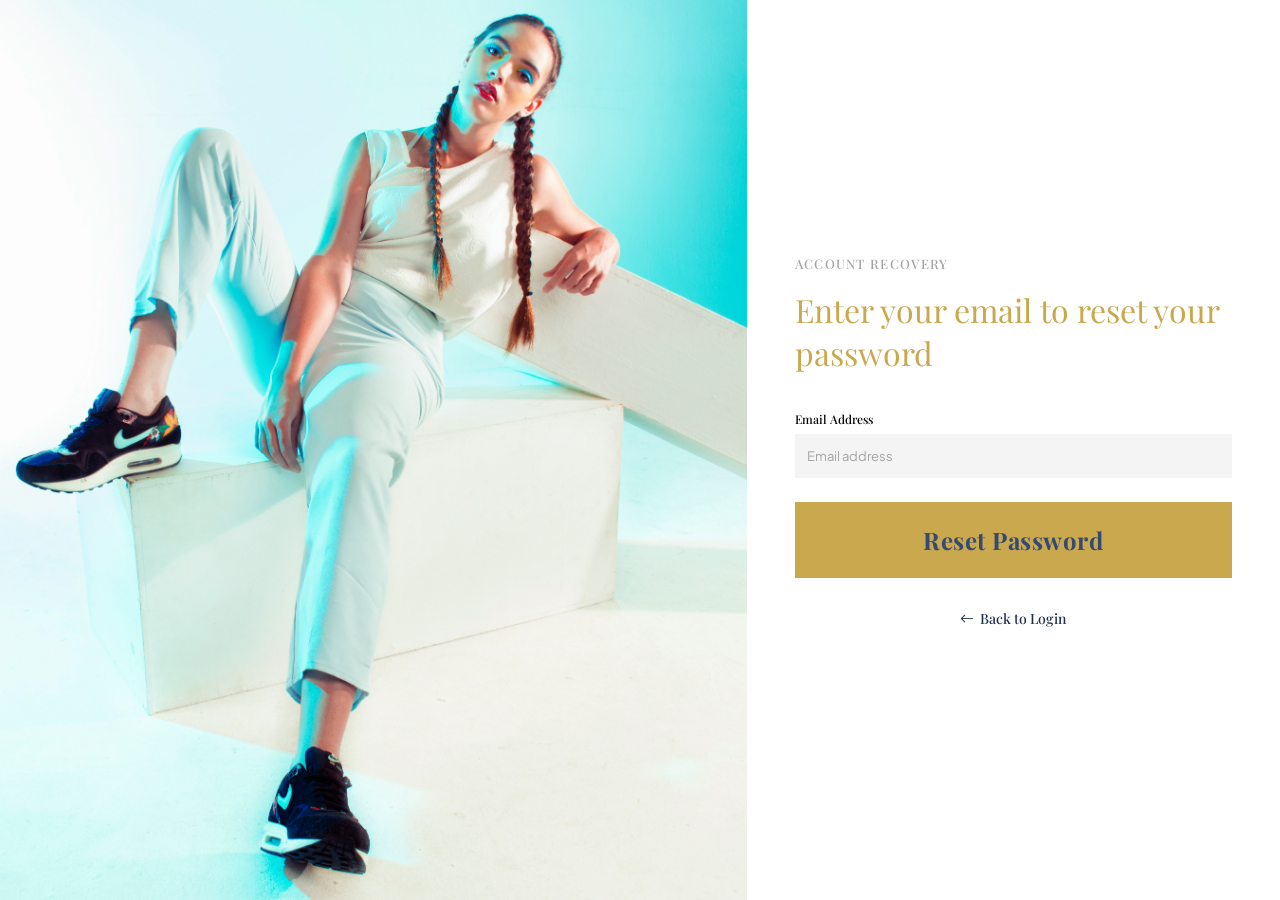
<file: forgot-password.html>
<!DOCTYPE html>
<html lang="en">
<head>
    <meta charset="UTF-8" />
    <meta name="viewport" content="width=device-width, initial-scale=1.0" />
    <title>Forgot Password – Mudelli</title>

    <!--
        Google Fonts: Playfair Display is used for headings and branding.
        Plus Jakarta Sans is used for body text and input placeholders.
    -->
    <link rel="preconnect" href="https://fonts.googleapis.com" />
    <link rel="preconnect" href="https://fonts.gstatic.com" crossorigin />
    <link href="https://fonts.googleapis.com/css2?family=Playfair+Display:ital,wght@0,400;0,500;0,600;0,700;1,600&family=Plus+Jakarta+Sans:wght@400;500;600;700&display=swap" rel="stylesheet" />

    <!-- Bootstrap 5.3.3 — the main layout and utility library -->
    <link href="https://cdn.jsdelivr.net/npm/bootstrap@5.3.3/dist/css/bootstrap.min.css" rel="stylesheet" />

    <!-- Bootstrap Icons 1.11.3 — icon font used across the site -->
    <link href="https://cdn.jsdelivr.net/npm/bootstrap-icons@1.11.3/font/bootstrap-icons.min.css" rel="stylesheet" />

    <!-- Site-wide stylesheet — defines shared colours, fonts, and global styles -->
    <link rel="stylesheet" href="css/style.css" />

    <style>
        /*
            Page-specific styles for forgot-password.html only.
            The layout mirrors login.html — a photograph fills the left half
            and the form sits on the right half.
        */


        /* ----------------------------------------------------------------
           SPLIT LAYOUT: the whole page fills the browser window height,
           divided into a left photo panel and a right form panel.
        ---------------------------------------------------------------- */

        /*
            Makes the row reach the bottom of the screen on all screen sizes.
        */
        .fp-row {
            min-height: 100vh;
        }


        /* ----------------------------------------------------------------
           LEFT PANEL: the model photograph and the MUDELLI branding
           that floats on top of it.
        ---------------------------------------------------------------- */

        .fp-panel-left {
            position: relative;   /* lets the image and overlay be positioned inside it */
            overflow: hidden;
            background-color: var(--mud-navy);
            min-height: 400px;    /* fallback height while the photo loads */
        }

        /*
            The photograph stretches to cover the entire left column —
            it crops as needed so no white space shows around it.
        */
        .fp-bg-img {
            position: absolute;
            top: 0;
            left: 0;
            width: 100%;
            height: 100%;
            object-fit: cover;
            object-position: center top;
        }

        /*
            A semi-transparent dark layer that sits between the photo and
            the brand text, making the gold text easy to read.
        */
        .fp-overlay {
            position: absolute;
            inset: 0;
            background: linear-gradient(
                to bottom,
                rgba(30, 45, 77, 0.50) 0%,
                rgba(30, 45, 77, 0.30) 100%
            );
        }

        /*
            The MUDELLI logo and tagline positioned near the bottom of
            the left panel, centred horizontally.
        */
        .fp-brand {
            position: absolute;
            bottom: 64px;
            left: 0;
            right: 0;
            text-align: center;
            padding: 0 32px;
        }

        /*
            The large MUDELLI brand name shown over the photograph.
        */
        .fp-mudelli-logo {
            font-family: var(--font-display);
            font-size: 128px;
            font-weight: 700;
            color: var(--mud-gold);
            line-height: 1;
            letter-spacing: 0.04em;
            margin-bottom: 16px;
        }

        /*
            The italic tagline below the brand name.
        */
        .fp-tagline {
            font-family: var(--font-display);
            font-size: 30px;
            font-weight: 600;
            font-style: italic;
            color: var(--mud-gold);
            line-height: 1.3;
            margin: 0;
        }


        /* ----------------------------------------------------------------
           RIGHT PANEL: white column that holds the forgot-password form.
        ---------------------------------------------------------------- */

        /*
            The right panel centres the form box both horizontally and
            vertically, and scrolls if the content is taller than the screen.
        */
        .fp-panel-right {
            background-color: var(--mud-white);
            display: flex;
            flex-direction: column;
            align-items: center;
            justify-content: center;
            padding: 60px 48px;
            overflow-y: auto;
        }

        /*
            The inner box that wraps all the form content.
            max-width stops it from stretching too wide on large screens.
        */
        .fp-form-box {
            width: 100%;
            max-width: 480px;
        }


        /* ----------------------------------------------------------------
           FORM CONTENT: heading, input, button, and navigation links.
        ---------------------------------------------------------------- */

        /*
            A small uppercase label above the main heading that tells the
            user which part of the site they are on.
        */
        .fp-page-label {
            font-family: var(--font-display);
            font-size: 13px;
            font-weight: 500;
            color: #A6A3A3;
            letter-spacing: 0.10em;
            text-transform: uppercase;
            margin-bottom: 14px;
        }

        /*
            The main heading — taken from the Figma design.
            Tells the user exactly what to do on this page.
        */
        .fp-heading {
            font-family: var(--font-display);
            font-size: 32px;
            font-weight: 400;
            color: var(--mud-gold);
            line-height: 1.35;
            margin-bottom: 36px;
        }

        /*
            Wrapper around each label and input — adds space below the field.
        */
        .fp-field {
            margin-bottom: 24px;
        }

        /*
            The text label above the email input box.
        */
        .fp-label {
            font-family: var(--font-display);
            font-size: 12px;
            font-weight: 500;
            color: #000000;
            display: block;
            margin-bottom: 6px;
        }

        /*
            The email input box — grey background, no visible border until
            the user clicks into it, then a gold underline appears.
        */
        .fp-input {
            width: 100%;
            height: 44px;
            background-color: #F4F4F4;
            border: none;
            border-bottom: 2px solid transparent;
            padding: 8px 12px;
            font-family: var(--font-body);
            font-size: 14px;
            color: var(--mud-navy);
            transition: border-color 0.2s;
        }
        .fp-input::placeholder {
            font-family: var(--font-body);
            font-size: 13px;
            color: #A6A3A3;
        }
        .fp-input:focus {
            outline: none;
            border-bottom-color: var(--mud-gold);
        }

        /*
            The Reset Password submit button — full-width gold bar,
            matching the Login and Create Account buttons on login.html.
        */
        .btn-fp-submit {
            display: block;
            width: 100%;
            background-color: var(--mud-gold);
            color: var(--mud-mid-blue);
            font-family: var(--font-display);
            font-size: 24px;
            font-weight: 700;
            padding: 20px 16px;
            border: none;
            border-radius: 0;
            text-align: center;
            cursor: pointer;
            letter-spacing: 0.02em;
            transition: background-color 0.2s, color 0.2s;
        }
        .btn-fp-submit:hover,
        .btn-fp-submit:focus {
            background-color: var(--mud-navy);
            color: var(--mud-gold);
            outline: none;
        }

        /*
            The "Back to Login" link below the submit button.
        */
        .fp-back {
            margin-top: 28px;
            text-align: center;
        }

        .fp-back-link {
            font-family: var(--font-display);
            font-size: 14px;
            font-weight: 500;
            color: var(--mud-navy);
            text-decoration: none;
            display: inline-flex;
            align-items: center;
            gap: 6px;
            transition: color 0.2s;
        }
        .fp-back-link:hover,
        .fp-back-link:focus {
            color: var(--mud-gold);
        }


        /* ----------------------------------------------------------------
           SUCCESS STATE: replaces the form after the user submits.
           Hidden by default — JavaScript makes it visible on submit.
        ---------------------------------------------------------------- */

        .fp-success {
            display: none;
            text-align: center;
        }

        /*
            The large envelope-check icon that confirms the email was sent.
        */
        .fp-success-icon {
            font-size: 56px;
            color: var(--mud-gold);
            display: block;
            margin-bottom: 20px;
        }

        /*
            The bold confirmation heading inside the success message.
        */
        .fp-success-title {
            font-family: var(--font-display);
            font-size: 28px;
            font-weight: 700;
            color: var(--mud-navy);
            margin-bottom: 12px;
        }

        /*
            The smaller explanation text below the success heading.
        */
        .fp-success-text {
            font-family: var(--font-body);
            font-size: 15px;
            color: #555;
            line-height: 1.7;
            margin-bottom: 32px;
        }


        /* ----------------------------------------------------------------
           RESPONSIVE: the photo panel hides on smaller screens so the
           form fills the full page width instead.
        ---------------------------------------------------------------- */

        @media (max-width: 991.98px) {
            .fp-panel-left {
                display: none;
            }
            .fp-panel-right {
                padding: 48px 32px;
            }
        }

        @media (max-width: 575.98px) {
            .fp-panel-right {
                padding: 32px 16px;
            }
            .fp-heading {
                font-size: 26px;
            }
        }
    </style>
</head>
<body>

<!--
    Skip link — lets keyboard users jump straight to the form
    without tabbing through anything else first.
-->
<a class="skip-link" href="#main-content">Skip to main content</a>

<!--
    Main content — the full-page split layout.
    No navbar or footer on this page.
-->
<main id="main-content">
    <div class="container-fluid g-0">
        <div class="row g-0 fp-row">

            <!--
                LEFT PANEL
                The model photograph covers this entire column.
                The MUDELLI logo and tagline float on top of the image.
                aria-hidden="true" tells screen readers to skip this panel
                because it is purely decorative.
            -->
            <div class="col-lg-7 fp-panel-left" aria-hidden="true">

                <!-- The model photograph — empty alt because it is decorative -->
                <img
                    src="images/forgot-password.jpg"
                    alt=""
                    class="fp-bg-img"
                />

            </div>


            <!--
                RIGHT PANEL
                The forgot-password form sits here on a white background.
            -->
            <div class="col-lg-5 fp-panel-right">
                <div class="fp-form-box">

                    <!--
                        FORM STATE
                        This is the default view — the email field and submit button.
                        JavaScript hides this and shows the success message
                        once the form is submitted.
                    -->
                    <div id="fp-form-state">

                        <!-- Small label identifying this as the account recovery page -->
                        <p class="fp-page-label">Account Recovery</p>

                        <!-- Main heading taken directly from the Figma design -->
                        <h1 class="fp-heading">Enter your email to reset your password</h1>

                        <!--
                            The forgot-password form.
                            action="#" is used because this is a front-end only demo.
                            novalidate lets the page handle validation without browser popups.
                        -->
                        <form action="#" method="post" novalidate id="fp-form">

                            <!--
                                Email Address — the only field on this form.
                                The user enters the email linked to their Mudelli account.
                            -->
                            <div class="fp-field">
                                <label class="fp-label" for="fp-email">Email Address</label>
                                <input
                                    class="fp-input"
                                    type="email"
                                    id="fp-email"
                                    name="email"
                                    placeholder="Email address"
                                    autocomplete="email"
                                    required
                                />
                            </div>

                            <!-- Submit button — sends the password reset request -->
                            <button type="submit" class="btn-fp-submit">Reset Password</button>

                        </form>

                        <!--
                            Back to Login link — lets the user go back if they
                            remembered their password or want to log in instead.
                        -->
                        <p class="fp-back">
                            <a href="login.html" class="fp-back-link">
                                <i class="bi bi-arrow-left" aria-hidden="true"></i>
                                Back to Login
                            </a>
                        </p>

                    </div>


                    <!--
                        SUCCESS STATE
                        Hidden by default — appears after the user submits the form.
                        aria-live="polite" tells screen readers to announce this
                        content when it becomes visible.
                    -->
                    <div id="fp-success-state" class="fp-success" aria-live="polite">

                        <!-- Large envelope icon to reinforce the "check your email" message -->
                        <i class="bi bi-envelope-check fp-success-icon" aria-hidden="true"></i>

                        <!-- Success heading -->
                        <p class="fp-success-title">Check your inbox</p>

                        <!-- Short explanation of what happens next -->
                        <p class="fp-success-text">
                            If an account with that email address exists, we have sent
                            a password reset link. Please check your inbox and follow
                            the instructions in the email.
                        </p>

                        <!-- Link back to the login page once the user is ready -->
                        <a href="login.html" class="fp-back-link" style="justify-content: center;">
                            <i class="bi bi-arrow-left" aria-hidden="true"></i>
                            Back to Login
                        </a>

                    </div>

                </div>
            </div>

        </div>
    </div>
</main>

<!-- Bootstrap 5.3.3 JavaScript bundle -->
<script src="https://cdn.jsdelivr.net/npm/bootstrap@5.3.3/dist/js/bootstrap.bundle.min.js"></script>

<script>
    /*
        Forgot-password form script.

        When the user submits the form, this script:
        1. Stops the browser from refreshing the page.
        2. Checks that the email field is not empty.
        3. Hides the form and shows a success confirmation message instead.

        No real server request is made — this is a front-end only demo page.
    */

    const fpForm         = document.getElementById('fp-form');
    const fpFormState    = document.getElementById('fp-form-state');
    const fpSuccessState = document.getElementById('fp-success-state');
    const fpEmailInput   = document.getElementById('fp-email');

    fpForm.addEventListener('submit', function (e) {
        /* Stop the browser from navigating away or reloading the page */
        e.preventDefault();

        /* Only continue if the user has typed something in the email field */
        if (!fpEmailInput.value.trim()) {
            fpEmailInput.focus();
            return;
        }

        /* Hide the form and show the success confirmation message */
        fpFormState.style.display = 'none';
        fpSuccessState.style.display = 'block';
    });
</script>

</body>
</html>
</file>
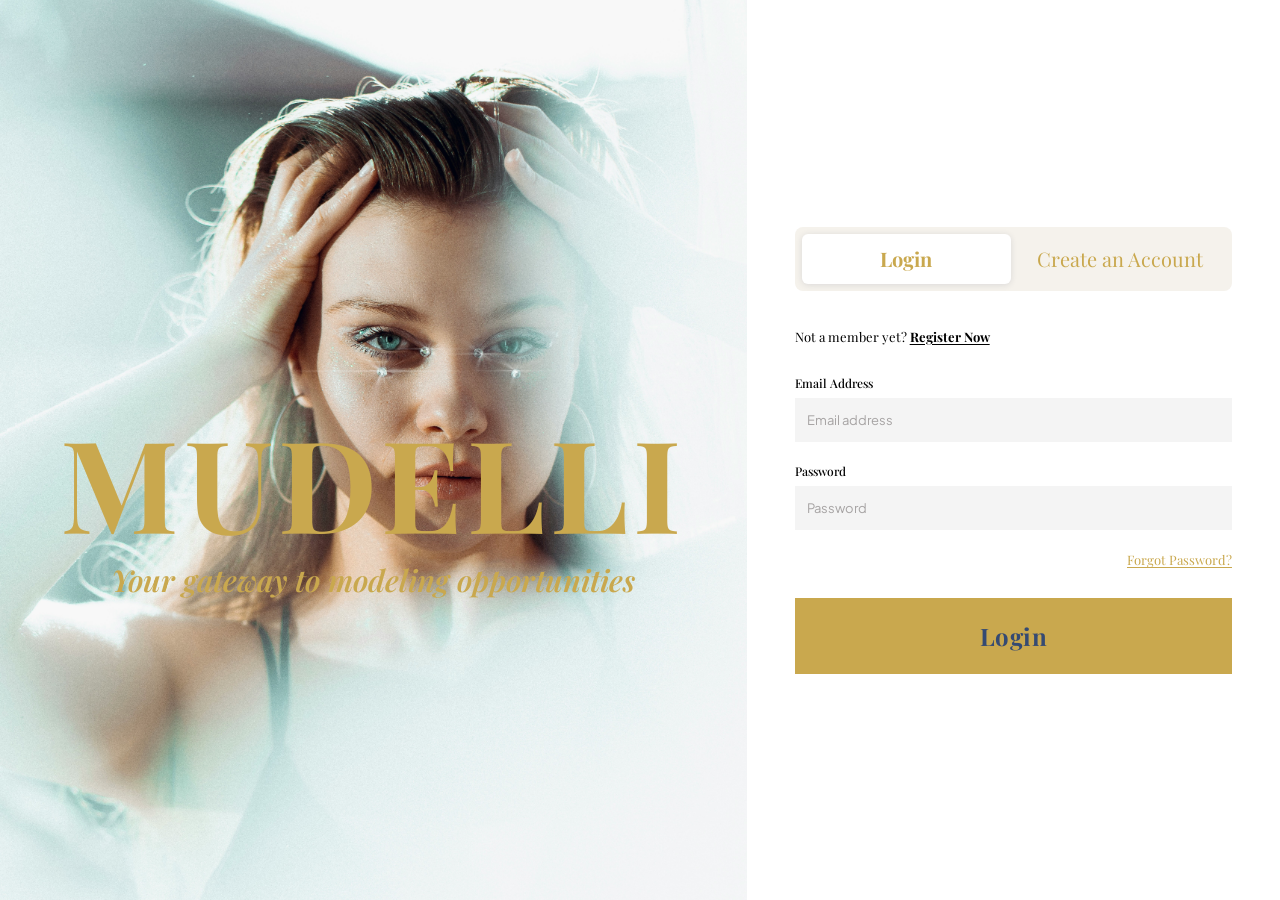
<file: login.html>
<!DOCTYPE html>
<html lang="en">
<head>
    <meta charset="UTF-8" />
    <meta name="viewport" content="width=device-width, initial-scale=1.0" />
    <title>Login – Mudelli</title>

    <!--
        Google Fonts: Playfair Display is used for headings and branding.
        Plus Jakarta Sans is used for body text and input placeholders.
    -->
    <link rel="preconnect" href="https://fonts.googleapis.com" />
    <link rel="preconnect" href="https://fonts.gstatic.com" crossorigin />
    <link href="https://fonts.googleapis.com/css2?family=Playfair+Display:ital,wght@0,400;0,500;0,600;0,700;1,600&family=Plus+Jakarta+Sans:wght@400;500;600;700&display=swap" rel="stylesheet" />

    <!-- Bootstrap 5.3.3 — the main layout and utility library -->
    <link href="https://cdn.jsdelivr.net/npm/bootstrap@5.3.3/dist/css/bootstrap.min.css" rel="stylesheet" />

    <!-- Bootstrap Icons 1.11.3 — icon font used across the site -->
    <link href="https://cdn.jsdelivr.net/npm/bootstrap-icons@1.11.3/font/bootstrap-icons.min.css" rel="stylesheet" />

    <!-- Site-wide stylesheet — defines shared colours, fonts, and global styles -->
    <link rel="stylesheet" href="css/style.css" />

    <style>


        /* ----------------------------------------------------------------
           SPLIT LAYOUT: the whole page is divided into two side-by-side
           panels — the photo on the left and the form on the right.
        ---------------------------------------------------------------- */

        /*
            Makes the row fill the full height of the browser window
            so both panels stretch to the bottom of the screen.
        */
        .lg-row {
            min-height: 100vh;
        }


        /* ----------------------------------------------------------------
           LEFT PANEL: holds the full-bleed model photograph.
           The photo is positioned to cover the entire column,
           with the MUDELLI logo and tagline floating on top.
        ---------------------------------------------------------------- */

        .lg-panel-left {
            position: relative;   /* needed so the image and overlay can be positioned inside it */
            overflow: hidden;
            background-color: var(--mud-navy);
            min-height: 400px;    /* fallback height before image loads */
        }

        /*
            The model photograph stretches to fill the entire left column,
            cropping as needed to cover all the space (like a background image).
        */
        .lg-bg-img {
            position: absolute;
            top: 0;
            left: 0;
            width: 100%;
            height: 100%;
            object-fit: cover;
            object-position: center center;
        }

        

        /*
            MUDELLI logo and tagline.
            It is positioned near the bottom of the left panel.
        */
        .lg-brand {
            position: absolute;
            bottom: 300px;
            left: 0;
            right: 0;
            text-align: center;
            padding: 0 32px;
        }

        /*
            The large MUDELLI logo displayed over the photo.
        */
        .lg-mudelli-logo {
            font-family: var(--font-display);
            font-size: 128px;
            font-weight: 700;
            color: var(--mud-gold);
            line-height: 1;
            letter-spacing: 0.04em;
            margin-bottom: 16px;
        }

        /*
            The italic tagline below the logo.
        */
        .lg-tagline {
            font-family: var(--font-display);
            font-size: 30px;
            font-weight: 600;
            font-style: italic;
            color: var(--mud-gold);
            line-height: 1.3;
            margin: 0;
        }


        /* ----------------------------------------------------------------
           RIGHT PANEL: white column that holds the tab bar and forms.
        ---------------------------------------------------------------- */

        /*
            The right panel centres the form box both horizontally and vertically.
            It scrolls if the register form is taller than the screen.
        */
        .lg-panel-right {
            background-color: var(--mud-white);
            display: flex;
            flex-direction: column;
            align-items: center;
            justify-content: center;
            padding: 60px 48px;
            overflow-y: auto;
        }

        /*
            The inner box that wraps the tab bar and whichever form is active.
            max-width keeps it from stretching too wide on large screens.
        */
        .lg-form-box {
            width: 100%;
            max-width: 480px;
        }


        /* ----------------------------------------------------------------
           TAB BAR: the two buttons at the top that switch between
           the Login form and the Create an Account form.
        ---------------------------------------------------------------- */

        /*
            The cream bar that holds the two tab buttons.
        */
        .lg-tab-bar {
            display: flex;
            align-items: center;
            background-color: var(--mud-cream);
            padding: 7px;
            border-radius: 8px;
            margin-bottom: 36px;
            gap: 4px;
        }

        /*
            Each tab button — both start with the same basic look.
        */
        .lg-tab {
            flex: 1;
            font-family: var(--font-display);
            font-size: 20px;
            font-weight: 400;
            color: var(--mud-gold);
            background: transparent;
            border: none;
            padding: 12px 16px;
            border-radius: 6px;
            cursor: pointer;
            transition: background-color 0.2s, box-shadow 0.2s;
            text-align: center;
            line-height: 1.3;
        }

        /*
            The active tab gets a white background and bold text
            so it is clear which form is currently open.
        */
        .lg-tab.active {
            background-color: var(--mud-white);
            font-weight: 700;
            box-shadow: 0 1px 6px rgba(30, 45, 77, 0.12);
        }

        .lg-tab:hover {
            background-color: rgba(255, 255, 255, 0.6);
        }

        .lg-tab:focus-visible {
            outline: none;
            box-shadow: var(--focus-ring);
        }


        /* ----------------------------------------------------------------
           FORM PANELS: each form (Login / Register) is in its own panel.
           Only one is visible at a time.
        ---------------------------------------------------------------- */

        /*
            Hides whichever form panel is not currently active.
        */
        .lg-panel-hidden {
            display: none;
        }


        /* ----------------------------------------------------------------
           SHARED FORM STYLES: labels, inputs, prompts, and buttons
           used in both the Login and Register forms.
        ---------------------------------------------------------------- */

        /*
            The small text at the top of each form, e.g. "Not a member yet?".
        */
        .lg-prompt {
            font-family: var(--font-display);
            font-size: 13px;
            color: #000000;
            margin-bottom: 28px;
        }

        /*
            The clickable link inside the prompt, e.g. "Register Now" or "Log in".
            Underlined so users know it is clickable.
        */
        .lg-prompt a {
            font-family: var(--font-display);
            font-size: 13px;
            font-weight: 700;
            color: #000000;
            text-decoration: underline;
            text-underline-offset: 2px;
        }
        .lg-prompt a:hover,
        .lg-prompt a:focus {
            color: var(--mud-gold);
        }

        /*
            Wrapper around each label + input pair — adds space between fields.
        */
        .lg-field {
            margin-bottom: 20px;
        }

        /*
            The text label above each input box.
        */
        .lg-label {
            font-family: var(--font-display);
            font-size: 12px;
            font-weight: 500;
            color: #000000;
            display: block;
            margin-bottom: 6px;
        }

        /*
            The text input boxes — grey background, no border until focused.
            A gold underline appears when the field is clicked.
        */
        .lg-input {
            width: 100%;
            height: 44px;
            background-color: #F4F4F4;
            border: none;
            border-bottom: 2px solid transparent;
            padding: 8px 12px;
            font-family: var(--font-body);
            font-size: 14px;
            color: var(--mud-navy);
            transition: border-color 0.2s;
        }
        .lg-input::placeholder {
            font-family: var(--font-body);
            font-size: 13px;
            color: #A6A3A3;
        }
        .lg-input:focus {
            outline: none;
            border-bottom-color: var(--mud-gold);
        }

        /*
            The "Forgot Password?" link — gold, underlined, right-aligned.
        */
        .lg-forgot {
            display: block;
            font-family: var(--font-display);
            font-size: 13px;
            color: var(--mud-gold);
            text-decoration: underline;
            text-underline-offset: 2px;
            text-align: right;
            margin-bottom: 28px;
        }
        .lg-forgot:hover,
        .lg-forgot:focus {
            color: var(--mud-navy);
        }

        /*
            The main action button — full-width gold bar at the bottom of each form.
            Used for both "Login" and "Create Account".
        */
        .btn-lg-submit {
            display: block;
            width: 100%;
            background-color: var(--mud-gold);
            color: var(--mud-mid-blue);
            font-family: var(--font-display);
            font-size: 24px;
            font-weight: 700;
            padding: 20px 16px;
            border: none;
            border-radius: 0;
            text-align: center;
            cursor: pointer;
            letter-spacing: 0.02em;
            transition: background-color 0.2s, color 0.2s;
        }
        .btn-lg-submit:hover,
        .btn-lg-submit:focus {
            background-color: var(--mud-navy);
            color: var(--mud-gold);
            outline: none;
        }


        /* ----------------------------------------------------------------
           REGISTER FORM EXTRAS: role radio buttons and terms checkbox.
        ---------------------------------------------------------------- */

        /*
            The fieldset that groups the role radio buttons together.
            The browser's default border is removed.
        */
        .lg-role-fieldset {
            border: none;
            padding: 0;
            margin: 0 0 4px 0;
        }

        /*
            The "I am a *" 
        */
        .lg-role-legend {
            font-family: var(--font-display);
            font-size: 16px;
            font-weight: 600;
            color: #000000;
            margin-bottom: 12px;
            float: left;
            width: 100%;
            padding: 0;
        }

        /*
            Each row containing one radio button and its label.
        */
        .lg-role-option {
            display: flex;
            align-items: center;
            gap: 10px;
            margin-bottom: 10px;
        }

        /*
            The radio button — accent-color makes it match the brand gold colour.
        */
        .lg-radio {
            width: 18px;
            height: 18px;
            accent-color: var(--mud-gold);
            flex-shrink: 0;
            cursor: pointer;
        }

        /*
            The text label next to each radio button.
        */
        .lg-role-label {
            font-family: var(--font-display);
            font-size: 16px;
            font-weight: 400;
            color: #000000;
            cursor: pointer;
            margin: 0;
        }

        /*
            The terms and conditions row — checkbox on the left, text on the right.
        */
        .lg-terms {
            display: flex;
            align-items: flex-start;
            gap: 10px;
            margin-top: 20px;
            margin-bottom: 28px;
        }

        /*
            The checkbox before the terms text.
        */
        .lg-checkbox {
            width: 18px;
            height: 18px;
            accent-color: var(--mud-gold);
            flex-shrink: 0;
            margin-top: 2px;
            cursor: pointer;
        }

        /*
            The terms and conditions text — bold to draw attention to the agreement.
        */
        .lg-terms-text {
            font-family: var(--font-display);
            font-size: 14px;
            font-weight: 700;
            color: #000000;
            margin: 0;
        }
        .lg-terms-text a {
            color: var(--mud-gold);
            text-underline-offset: 2px;
        }
        .lg-terms-text a:hover {
            color: var(--mud-navy);
        }


        /* ----------------------------------------------------------------
           RESPONSIVE: on smaller screens the photo panel hides and
           the form takes up the full width.
        ---------------------------------------------------------------- */

        @media (max-width: 991.98px) {
            .lg-panel-left {
                display: none;
            }
            .lg-panel-right {
                padding: 48px 32px;
            }
        }

        @media (max-width: 575.98px) {
            .lg-panel-right {
                padding: 32px 16px;
            }
            .lg-tab {
                font-size: 16px;
                padding: 10px 8px;
            }
        }
    </style>
</head>
<body>

<!--
    Skip link — lets keyboard users jump straight to the form
    without tabbing through anything else first.
-->
<a class="skip-link" href="#main-content">Skip to main content</a>

<!--
    Main content — the full-page split layout.
    No navbar or footer on this page.
-->
<main id="main-content">
    <div class="container-fluid g-0">
        <div class="row g-0 lg-row">

            <!--
                LEFT PANEL
                The model photograph fills this column.
                The MUDELLI logo and tagline are displayed on top of it.
                aria-hidden="true" hides this decorative panel from screen readers
                since it contains no meaningful content for them.
            -->
            <div class="col-lg-7 lg-panel-left" aria-hidden="true">

                <!-- The model photograph — role="presentation" means screen readers skip it -->
                <img
                    src="images/login.jpg"
                    alt=""
                    class="lg-bg-img"
                />

                <!-- Dark layer over the photo so the text is easy to read -->
                <div class="lg-overlay"></div>

                <!-- MUDELLI logo and tagline floating over the photo -->
                <div class="lg-brand">
                    <p class="lg-mudelli-logo">MUDELLI</p>
                    <p class="lg-tagline">Your gateway to modeling opportunities</p>
                </div>
            </div>


            <!--
                RIGHT PANEL
                The login and register forms live here on a white background.
            -->
            <div class="col-lg-5 lg-panel-right">
                <div class="lg-form-box">

                    <!--
                        TAB BAR
                        Two buttons that switch between the Login and Register forms.
                        The active button gets a white background and bold text.
                        role="tablist" tells screen readers this is a set of tab buttons.
                    -->
                    <div class="lg-tab-bar" role="tablist" aria-label="Account forms">
                        <button
                            class="lg-tab active"
                            id="tab-login"
                            role="tab"
                            aria-selected="true"
                            aria-controls="panel-login"
                            type="button"
                        >
                            Login
                        </button>
                        <button
                            class="lg-tab"
                            id="tab-register"
                            role="tab"
                            aria-selected="false"
                            aria-controls="panel-register"
                            type="button"
                        >
                            Create an Account
                        </button>
                    </div>


                    <!--
                        LOGIN FORM PANEL
                        Shown when the Login tab is active.
                        role="tabpanel" links this panel to the tab bar above.
                    -->
                    <div id="panel-login" role="tabpanel" aria-labelledby="tab-login">

                        <!-- Small prompt with a link to switch to the Register form -->
                        <p class="lg-prompt">
                            Not a member yet?
                            <a href="#register" id="link-to-register">Register Now</a>
                        </p>

                        <!--
                            Login form — no real server action on this demo page.
                            novalidate allows custom validation styling if needed.
                        -->
                        <form action="#" method="post" novalidate>

                            <!--
                                Email Address field
                            -->
                            <div class="lg-field">
                                <label class="lg-label" for="login-email">Email Address</label>
                                <input
                                    class="lg-input"
                                    type="email"
                                    id="login-email"
                                    name="email"
                                    placeholder="Email address"
                                    autocomplete="email"
                                    required
                                />
                            </div>

                            <!--
                                Password field
                            -->
                            <div class="lg-field">
                                <label class="lg-label" for="login-password">Password</label>
                                <input
                                    class="lg-input"
                                    type="password"
                                    id="login-password"
                                    name="password"
                                    placeholder="Password"
                                    autocomplete="current-password"
                                    required
                                />
                            </div>

                            <!-- Forgot Password link — sits below the password field -->
                            <a href="forgot-password.html" class="lg-forgot">Forgot Password?</a>

                            <!-- Login submit button -->
                            <button type="submit" class="btn-lg-submit">Login</button>

                        </form>
                    </div>


                    <!--
                        REGISTER FORM PANEL
                        Hidden by default — shown when "Create an Account" tab is active.
                        Also opens automatically if the page URL includes #register.
                    -->
                    <div id="panel-register" role="tabpanel" aria-labelledby="tab-register" class="lg-panel-hidden">

                        <!-- Small prompt with a link to switch back to Login -->
                        <p class="lg-prompt">
                            Already have an account?
                            <a href="#" id="link-to-login">Log in</a>
                        </p>

                        <!--
                            Register form — collects the details needed to create a new account.
                        -->
                        <form action="#" method="post" novalidate>

                            <!--
                                First Name field
                            -->
                            <div class="lg-field">
                                <label class="lg-label" for="reg-first-name">First Name</label>
                                <input
                                    class="lg-input"
                                    type="text"
                                    id="reg-first-name"
                                    name="first_name"
                                    placeholder="First name"
                                    autocomplete="given-name"
                                    required
                                />
                            </div>

                            <!--
                                Last Name field
                            -->
                            <div class="lg-field">
                                <label class="lg-label" for="reg-last-name">Last Name</label>
                                <input
                                    class="lg-input"
                                    type="text"
                                    id="reg-last-name"
                                    name="last_name"
                                    placeholder="Last name"
                                    autocomplete="family-name"
                                    required
                                />
                            </div>

                            <!--
                                Email Address field
                            -->
                            <div class="lg-field">
                                <label class="lg-label" for="reg-email">Email Address</label>
                                <input
                                    class="lg-input"
                                    type="email"
                                    id="reg-email"
                                    name="email"
                                    placeholder="Email address"
                                    autocomplete="email"
                                    required
                                />
                            </div>

                            <!--
                                Password field
                            -->
                            <div class="lg-field">
                                <label class="lg-label" for="reg-password">Password</label>
                                <input
                                    class="lg-input"
                                    type="password"
                                    id="reg-password"
                                    name="password"
                                    placeholder="Password"
                                    autocomplete="new-password"
                                    required
                                />
                            </div>

                            <!--
                                Confirm Password field — the user types their password again
                                to make sure they did not make a typo.
                            -->
                            <div class="lg-field">
                                <label class="lg-label" for="reg-confirm-password">Confirm Password</label>
                                <input
                                    class="lg-input"
                                    type="password"
                                    id="reg-confirm-password"
                                    name="confirm_password"
                                    placeholder="Confirm password"
                                    autocomplete="new-password"
                                    required
                                />
                            </div>

                            <!--
                                Role selection — radio buttons so the user picks one role.
                                fieldset groups the options together for screen readers.
                                legend is the heading for the group.
                            -->
                            <fieldset class="lg-role-fieldset">
                                <legend class="lg-role-legend">I am a *</legend>

                                <div class="lg-role-option">
                                    <input
                                        class="lg-radio"
                                        type="radio"
                                        id="role-model"
                                        name="role"
                                        value="model"
                                        required
                                    />
                                    <label class="lg-role-label" for="role-model">Model</label>
                                </div>

                                <div class="lg-role-option">
                                    <input
                                        class="lg-radio"
                                        type="radio"
                                        id="role-client"
                                        name="role"
                                        value="client"
                                    />
                                    <label class="lg-role-label" for="role-client">Client / Photographer / Brand</label>
                                </div>
                            </fieldset>

                            <!--
                                Terms and Conditions checkbox — the user must tick this
                                before they are allowed to submit the form.
                            -->
                            <div class="lg-terms">
                                <input
                                    class="lg-checkbox"
                                    type="checkbox"
                                    id="reg-terms"
                                    name="terms"
                                    required
                                />
                                <label class="lg-terms-text" for="reg-terms">
                                    I agree to the
                                    <a href="#">Terms &amp; Conditions</a>
                                    and
                                    <a href="#">Privacy Policy</a>.
                                </label>
                            </div>

                            <!-- Create Account submit button -->
                            <button type="submit" class="btn-lg-submit">Create Account</button>

                        </form>
                    </div>

                </div>
            </div>

        </div>
    </div>
</main>

<!-- Bootstrap 5.3.3 JavaScript bundle -->
<script src="https://cdn.jsdelivr.net/npm/bootstrap@5.3.3/dist/js/bootstrap.bundle.min.js"></script>

<script>
    /*
        Tab switching script.

        This handles two things:
        1. Clicking the Login or Create an Account tab buttons switches the visible form.
        2. On page load, if the URL ends with #register, the Register form opens automatically.
    */

    /* Get references to the tab buttons */
    const tabLogin    = document.getElementById('tab-login');
    const tabRegister = document.getElementById('tab-register');

    /* Get references to the two form panels */
    const panelLogin    = document.getElementById('panel-login');
    const panelRegister = document.getElementById('panel-register');

    /* Get references to the in-text switch links */
    const linkToRegister = document.getElementById('link-to-register');
    const linkToLogin    = document.getElementById('link-to-login');

    /* showLogin — activates the Login tab and hides the Register form */
    function showLogin() {
        /* Mark Login tab as active */
        tabLogin.classList.add('active');
        tabLogin.setAttribute('aria-selected', 'true');

        /* Mark Register tab as inactive */
        tabRegister.classList.remove('active');
        tabRegister.setAttribute('aria-selected', 'false');

        /* Show the Login form, hide the Register form */
        panelLogin.classList.remove('lg-panel-hidden');
        panelRegister.classList.add('lg-panel-hidden');

        /* Remove the #register hash from the URL so the address bar stays clean */
        history.replaceState(null, '', window.location.pathname);
    }

    /* showRegister — activates the Create an Account tab and hides the Login form */
    function showRegister() {
        /* Mark Register tab as active */
        tabRegister.classList.add('active');
        tabRegister.setAttribute('aria-selected', 'true');

        /* Mark Login tab as inactive */
        tabLogin.classList.remove('active');
        tabLogin.setAttribute('aria-selected', 'false');

        /* Show the Register form, hide the Login form */
        panelRegister.classList.remove('lg-panel-hidden');
        panelLogin.classList.add('lg-panel-hidden');

        /* Update the URL to include #register so linking directly to the register form works */
        history.replaceState(null, '', '#register');
    }

    /* Tab button click events */
    tabLogin.addEventListener('click', showLogin);
    tabRegister.addEventListener('click', showRegister);

    /* In-form switch link click events — prevents the page from jumping to the hash */
    linkToRegister.addEventListener('click', function (e) {
        e.preventDefault();
        showRegister();
    });

    linkToLogin.addEventListener('click', function (e) {
        e.preventDefault();
        showLogin();
    });

    /*
        Page load check — if the URL has #register at the end,
        open the Register tab immediately instead of the Login tab.
        This allows other pages to link directly to the register form
        by using href="login.html#register".
    */
    if (window.location.hash === '#register') {
        showRegister();
    }
</script>

</body>
</html>
</file>
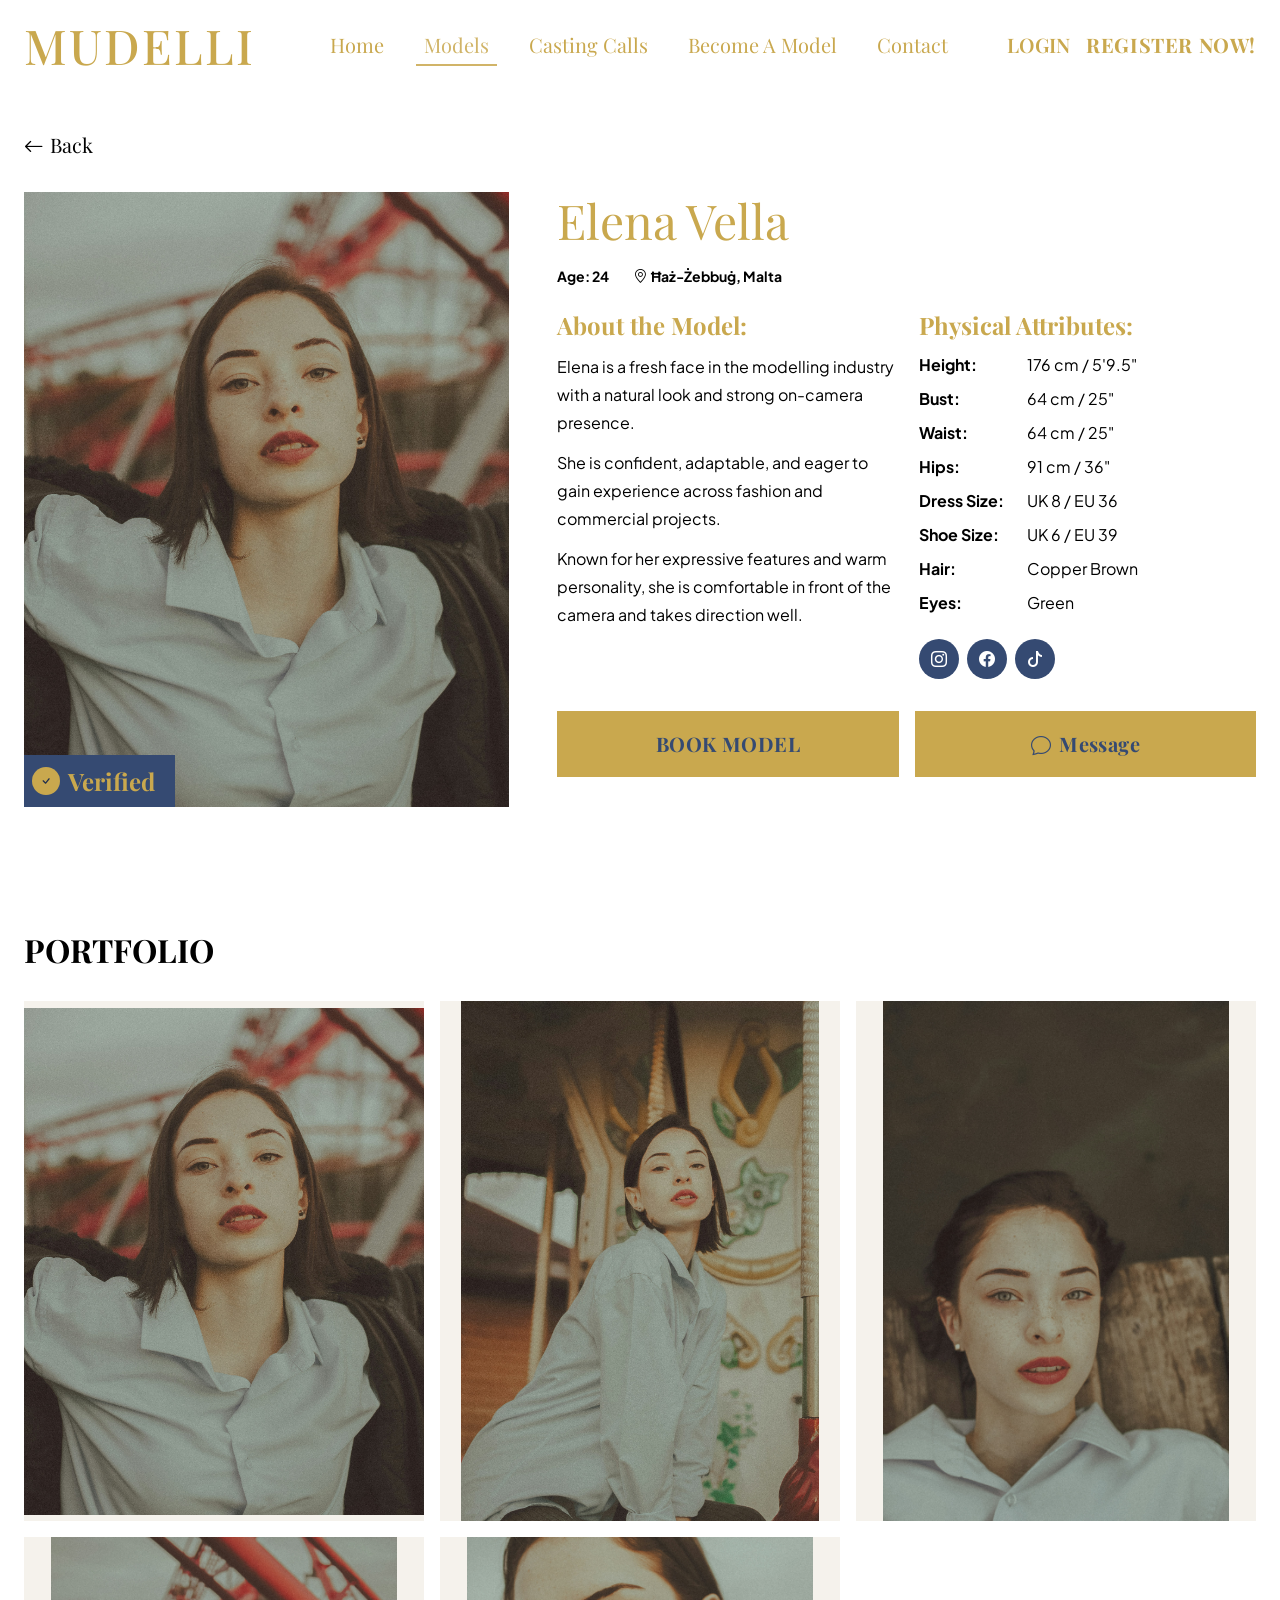
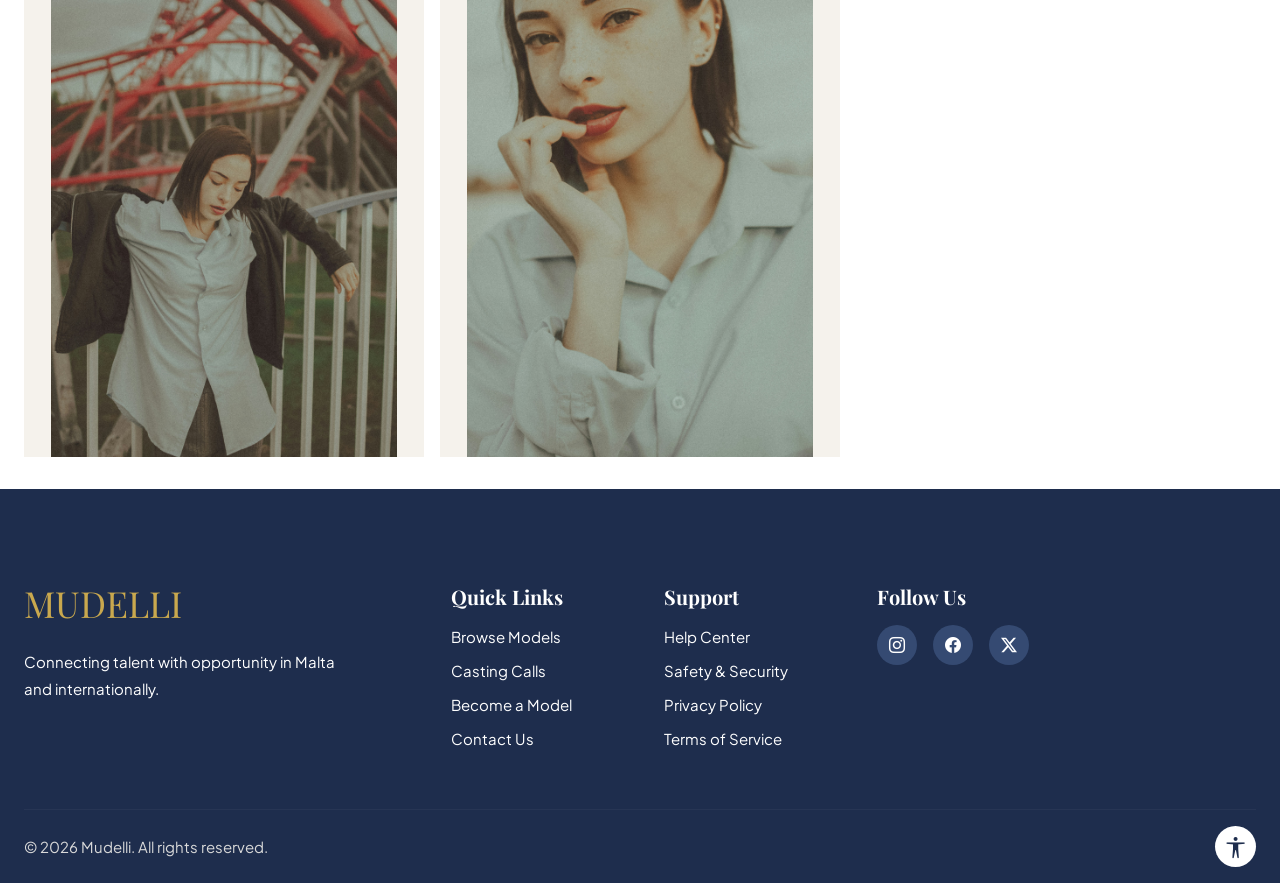
<file: model-profile-elena.html>
<!DOCTYPE html>
<html lang="en">
<head>
    <meta charset="UTF-8" />
    <meta name="viewport" content="width=device-width, initial-scale=1.0" />
    <meta name="description"
        content="Elena Vella — model profile on Mudelli. View her portfolio, measurements, and book or message her directly." />
    <title>Elena Vella – Model Profile | Mudelli</title>

    <!--
        Bootstrap 5.3.3 CSS — gives us the grid system and utility classes
    -->
    <link href="https://cdn.jsdelivr.net/npm/bootstrap@5.3.3/dist/css/bootstrap.min.css" rel="stylesheet"
        integrity="sha384-QWTKZyjpPEjISv5WaRU9OFeRpok6YctnYmDr5pNlyT2bRjXh0JMhjY6hW+ALEwIH"
        crossorigin="anonymous" />

    <!--
        Bootstrap Icons 1.11.3 — icon font used for arrows, location pin, and chat icons
    -->
    <link href="https://cdn.jsdelivr.net/npm/bootstrap-icons@1.11.3/font/bootstrap-icons.min.css" rel="stylesheet" />

    <!--
        Google Fonts: Playfair Display for headings, Plus Jakarta Sans for body text
    -->
    <link rel="preconnect" href="https://fonts.googleapis.com" />
    <link rel="preconnect" href="https://fonts.gstatic.com" crossorigin />
    <link href="https://fonts.googleapis.com/css2?family=Playfair+Display:ital,wght@0,400;0,500;0,600;0,700;0,800&family=Plus+Jakarta+Sans:wght@400;500;600;700&display=swap"
        rel="stylesheet" />

    <!-- Site-wide styles — defines all shared colours, fonts, navbar, footer, and global rules -->
    <link rel="stylesheet" href="css/style.css" />


    <style>
        /* white navbar for this page */
        .mudelli-nav { background-color: #ffffff !important; }

        /*
            Page-specific styles for model-profile-elena.html only.
            These handle the hero image, verified badge, attribute list,
            portfolio grid, and action buttons unique to this page.
        */


        /* ----------------------------------------------------------------
           PAGE SETUP: push the content down so it is not hidden behind
           the fixed navigation bar at the top of the page.
        ---------------------------------------------------------------- */



        /* ----------------------------------------------------------------
           PROFILE SECTION: large hero photo on the left and all model
           details (name, bio, measurements, buttons) on the right.
        ---------------------------------------------------------------- */

        .ep-profile-section {
            padding: 40px 0 64px;
        }

        /*
            The "Back" link at the top-left that returns the user to the
            Models listing page.
        */
        .ep-back-link {
            display: inline-flex;
            align-items: center;
            gap: 6px;
            font-family: var(--font-display);
            font-size: 20px;
            font-weight: 400;
            color: #000000;
            text-decoration: none;
            margin-bottom: 32px;
            transition: color 0.2s;
        }
        .ep-back-link:hover,
        .ep-back-link:focus {
            color: var(--mud-gold);
        }

        /*
            Wrapper around the hero photo — needed so the Verified badge
            can be positioned at the bottom of the image using CSS.
        */
        .ep-hero-wrap {
            position: relative;
        }

        /*
            The main hero portrait photograph of the model.
            object-fit: cover fills the box without distorting the photo.
        */
        .ep-hero-img {
            width: 100%;
            height: auto;
            display: block;
        }

        /*
            The Verified badge layered over the bottom-left corner of
            the hero photo — navy background with a gold check circle and text.
        */
        .ep-verified {
            position: absolute;
            bottom: 0;
            left: 0;
            display: inline-flex;
            align-items: center;
            gap: 8px;
            background-color: var(--mud-mid-blue);
            padding: 8px 20px 8px 8px;
            font-family: var(--font-display);
            font-size: 24px;
            font-weight: 700;
            color: var(--mud-gold);
        }

        /*
            The gold circle that holds the tick icon inside the verified badge.
        */
        .ep-verified-check {
            display: flex;
            align-items: center;
            justify-content: center;
            width: 28px;
            height: 28px;
            border-radius: 50%;
            background-color: var(--mud-gold);
            color: var(--mud-navy);
            font-size: 14px;
            flex-shrink: 0;
        }


        /* ----------------------------------------------------------------
           MODEL DETAILS: name, age, location, bio.
        ---------------------------------------------------------------- */

        /*
            The model's full name — the main heading for this page.
        */
        .ep-name {
            font-family: var(--font-display);
            font-size: 48px;
            font-weight: 400;
            color: var(--mud-gold);
            margin-bottom: 16px;
        }

        /*
            The small bold items showing age and location below the name.
        */
        .ep-meta-text {
            font-family: var(--font-body);
            font-size: 14px;
            font-weight: 700;
            color: #000000;
        }

        /*
            The "About the Model:" sub-heading.
        */
        .ep-about-heading {
            font-family: var(--font-display);
            font-size: 24px;
            font-weight: 700;
            color: var(--mud-gold);
            margin-bottom: 14px;
        }

        /*
            The paragraphs of text describing Elena's background and strengths.
        */
        .ep-bio {
            font-family: var(--font-body);
            font-size: 16px;
            font-weight: 400;
            color: #000000;
            line-height: 1.75;
            margin-bottom: 12px;
        }
        .ep-bio:last-child {
            margin-bottom: 0;
        }


        /* ----------------------------------------------------------------
           PHYSICAL ATTRIBUTES: the list of measurements.
        ---------------------------------------------------------------- */

        /*
            The "Physical Attributes:" sub-heading.
        */
        .ep-attr-heading {
            font-family: var(--font-display);
            font-size: 24px;
            font-weight: 700;
            color: var(--mud-gold);
            margin-bottom: 14px;
        }

        /*
            Each measurement row — bold label and regular value side by side.
            min-width on the label column keeps all values neatly aligned.
        */
        .ep-attr-item {
            display: flex;
            gap: 8px;
            margin-bottom: 10px;
            font-family: var(--font-body);
            font-size: 16px;
        }

        .ep-attr-label {
            font-weight: 700;
            color: #000000;
            min-width: 100px;
            flex-shrink: 0;
        }

        .ep-attr-value {
            font-weight: 400;
            color: #000000;
        }


        /* ----------------------------------------------------------------
           ACTION BUTTONS: the gold Book Model and Message buttons.
        ---------------------------------------------------------------- */

        .btn-ep-book,
        .btn-ep-message {
            display: flex;
            align-items: center;
            justify-content: center;
            gap: 8px;
            width: 100%;
            background-color: var(--mud-gold);
            color: var(--mud-mid-blue);
            font-family: var(--font-display);
            font-size: 20px;
            font-weight: 700;
            padding: 18px 24px;
            border: none;
            border-radius: 0;
            text-decoration: none;
            text-align: center;
            letter-spacing: 0.02em;
            transition: background-color 0.2s, color 0.2s;
            cursor: pointer;
        }
        .btn-ep-book:hover,
        .btn-ep-book:focus,
        .btn-ep-message:hover,
        .btn-ep-message:focus {
            background-color: var(--mud-navy);
            color: var(--mud-gold);
            outline: none;
        }


        /* ----------------------------------------------------------------
           PORTFOLIO SECTION: the image grid of Elena's portfolio photos.

           The Figma shows an asymmetric 5-image layout — 3 photos on
           the top row and 2 on the bottom row, leaving the bottom-right
           cell intentionally empty.
        ---------------------------------------------------------------- */

        .ep-portfolio-section {
            padding: 60px 0 80px;
            background-color: var(--mud-white);
        }

        /*
            The large "PORTFOLIO" heading above the image grid.
        */
        .ep-portfolio-heading {
            font-family: var(--font-display);
            font-size: 32px;
            font-weight: 700;
            color: #000000;
            margin-bottom: 32px;
        }

        /*
            Each photograph in the portfolio grid.
            All images share the same height so the rows look consistent.
        */
        .ep-portfolio-img {
            width: 100%;
            height: 520px;
            object-fit: contain;
            background-color: var(--mud-cream);
            display: block;
            transition: transform 0.35s ease;
        }
        .ep-portfolio-img:hover {
            transform: scale(1.02);
        }


        /* ----------------------------------------------------------------
           RESPONSIVE: adjust sizes for tablets and mobile screens.
        ---------------------------------------------------------------- */

        @media (max-width: 991.98px) {
            .ep-name {
                font-size: 36px;
            }
        }

        @media (max-width: 767.98px) {
            .ep-portfolio-img {
                height: 360px;
            }
            .ep-name {
                font-size: 32px;
                margin-top: 16px;
            }
        }
    
        /* fixes modal buttons and labels being affected by global styles */
.modal .btn-close {
    display: block;
    width: auto;
}

.modal button[type="submit"],
.modal button[type="button"] {
    display: inline-block;
    width: auto;
    background-color: #C9A84E;
    color: #1E2D4D;
    border: none;
    border-radius: 0;
    font-family: 'Playfair Display', serif;
    font-size: 16px;
    font-weight: 700;
    padding: 14px;
    cursor: pointer;
}

.modal button[data-bs-dismiss="modal"] {
    background-color: transparent !important;
    color: #1E2D4D !important;
    border: 2px solid #1E2D4D !important;
}

.modal label {
    display: block;
    font-family: 'Plus Jakarta Sans', sans-serif;
    font-size: 13px;
    font-weight: 600;
    color: #1E2D4D;
    margin-bottom: 6px;
    margin-top: 0;
}
    
    </style>
</head>
<body>

<!--
    Skip link — lets keyboard users jump straight to the model profile
    content without tabbing through the entire navigation menu first.
-->
<a class="skip-link visually-hidden-focusable" href="#main-content">Skip to main content</a>


<!--
    NAVIGATION BAR — the same fixed navbar used across all pages.
    The "Models" link is marked as active because this profile belongs
    to the Models section of the site.
-->
<header>
    <nav class="navbar navbar-expand-lg navbar-dark mudelli-nav" id="mainNav"
        aria-label="Main site navigation">
        <div class="container-xxl px-4">

            <!-- MUDELLI brand logo — clicking it returns to the home page -->
            <a class="navbar-brand mudelli-logo" href="index.html" aria-label="Mudelli — return to homepage">
                MUDELLI
            </a>

            <!-- Hamburger button — visible on mobile to open or close the menu -->
            <button class="navbar-toggler border-0" type="button" data-bs-toggle="collapse"
                data-bs-target="#navbarContent" aria-controls="navbarContent" aria-expanded="false"
                aria-label="Toggle main navigation menu">
                <span class="navbar-toggler-icon"></span>
            </button>

            <!-- Collapsible menu containing the nav links and auth buttons -->
            <div class="collapse navbar-collapse" id="navbarContent">

                <!-- Primary navigation links -->
                <ul class="navbar-nav mx-auto gap-lg-4">
                    <li class="nav-item">
                        <a class="nav-link" href="index.html">Home</a>
                    </li>
                    <li class="nav-item">
                        <!--
                            aria-current="page" marks Models as active because this
                            profile page is part of the Models section.
                        -->
                        <a class="nav-link active" aria-current="page" href="models.html">Models</a>
                    </li>
                    <li class="nav-item">
                        <a class="nav-link" href="casting-calls.html">Casting Calls</a>
                    </li>
                    <li class="nav-item">
                        <a class="nav-link" href="become-a-model.html">Become A Model</a>
                    </li>
                    <li class="nav-item">
                        <a class="nav-link" href="contact.html">Contact</a>
                    </li>
                </ul>

                <!-- Login and Register buttons in the top-right corner -->
                <div class="d-flex align-items-center gap-3 mt-3 mt-lg-0">
                    <a href="login.html" class="btn-nav-auth" aria-label="Log in to your Mudelli account">LOGIN</a>
                    <a href="login.html#register" class="btn-nav-auth btn-nav-register"
                        aria-label="Create a new Mudelli account">REGISTER NOW!</a>
                </div>

            </div>
        </div>
    </nav>
</header>


<!--
    MAIN CONTENT — the model profile and portfolio sections.
-->
<main id="main-content">

    <!--
        PROFILE SECTION
        Left column: the large hero portrait and verified badge.
        Right column: name, age, location, bio, measurements, and buttons.
    -->
    <section class="ep-profile-section" aria-label="Elena Vella model profile">
        <div class="container-xxl px-4">

            <!--
                Back link — takes the user back to the models listing page.
            -->
            <a href="models.html" class="ep-back-link">
                <i class="bi bi-arrow-left" aria-hidden="true"></i>
                Back
            </a>

            <!--
                Main two-column layout.
                align-items-start keeps the right column from stretching
                to fill the full height of the tall hero photo.
            -->
            <div class="row g-5 align-items-start">

                <!--
                    LEFT COLUMN: the hero portrait photo with the Verified
                    badge overlaid at the bottom-left of the image.
                -->
                <div class="col-lg-5">
                    <div class="ep-hero-wrap">

                        <!-- Main portrait photo of Elena Vella -->
                        <img
                            src="images/model-elena1.jpg"
                            alt="Portrait photo of model Elena Vella"
                            class="ep-hero-img"
                        />

                        <!--
                            Verified badge — confirms that Mudelli has checked and
                            approved this model's profile information.
                        -->
                        <div class="ep-verified">
                            <span class="ep-verified-check" aria-hidden="true">
                                <i class="bi bi-check"></i>
                            </span>
                            <span>Verified</span>
                        </div>

                    </div>
                </div>


                <!--
                    RIGHT COLUMN: all of Elena's profile details.
                -->
                <div class="col-lg-7">

                    <!-- Model's full name as the main page heading -->
                    <h1 class="ep-name">Elena Vella</h1>

                    <!--
                        Age and location displayed in a small row below the name.
                        The location pin icon comes from Bootstrap Icons.
                    -->
                    <div class="d-flex align-items-center gap-4 flex-wrap mb-4">
                        <span class="ep-meta-text">Age: 24</span>
                        <span class="ep-meta-text d-flex align-items-center gap-1">
                            <i class="bi bi-geo-alt" aria-hidden="true"></i>
                            Ħaż-Żebbuġ, Malta
                        </span>
                    </div>

                    <!--
                        Two sub-columns inside the right column:
                        About the Model on the left, Physical Attributes on the right.
                    -->
                    <div class="row g-4">

                        <!--
                            ABOUT THE MODEL: a short bio describing Elena's background
                            and strengths as a model.
                        -->
                        <div class="col-lg-6">
                            <h2 class="ep-about-heading">About the Model:</h2>
                            <p class="ep-bio">
                                Elena is a fresh face in the modelling industry with a natural
                                look and strong on-camera presence.
                            </p>
                            <p class="ep-bio">
                                She is confident, adaptable, and eager to gain experience across
                                fashion and commercial projects.
                            </p>
                            <p class="ep-bio">
                                Known for her expressive features and warm personality, she is
                                comfortable in front of the camera and takes direction well.
                            </p>
                        </div>

                        <!--
                            PHYSICAL ATTRIBUTES: Elena's measurements, followed by
                            social media icon links.
                        -->
                        <div class="col-lg-6">
                            <h2 class="ep-attr-heading">Physical Attributes:</h2>

                            <!--
                                Each row shows a bold label and a regular-weight value.
                                The label column has a fixed min-width so all values line up.
                            -->
                            <div class="ep-attr-list">
                                <div class="ep-attr-item">
                                    <span class="ep-attr-label">Height:</span>
                                    <span class="ep-attr-value">176 cm / 5'9.5"</span>
                                </div>
                                <div class="ep-attr-item">
                                    <span class="ep-attr-label">Bust:</span>
                                    <span class="ep-attr-value">64 cm / 25"</span>
                                </div>
                                <div class="ep-attr-item">
                                    <span class="ep-attr-label">Waist:</span>
                                    <span class="ep-attr-value">64 cm / 25"</span>
                                </div>
                                <div class="ep-attr-item">
                                    <span class="ep-attr-label">Hips:</span>
                                    <span class="ep-attr-value">91 cm / 36"</span>
                                </div>
                                <div class="ep-attr-item">
                                    <span class="ep-attr-label">Dress Size:</span>
                                    <span class="ep-attr-value">UK 8 / EU 36</span>
                                </div>
                                <div class="ep-attr-item">
                                    <span class="ep-attr-label">Shoe Size:</span>
                                    <span class="ep-attr-value">UK 6 / EU 39</span>
                                </div>
                                <div class="ep-attr-item">
                                    <span class="ep-attr-label">Hair:</span>
                                    <span class="ep-attr-value">Copper Brown</span>
                                </div>
                                <div class="ep-attr-item">
                                    <span class="ep-attr-label">Eyes:</span>
                                    <span class="ep-attr-value">Green</span>
                                </div>
                            </div>

                            <!--
                                Social media links — circular icon buttons using the
                                shared social-icon style from style.css.
                            -->
                            <div class="d-flex gap-2 mt-4" role="list" aria-label="Elena Vella on social media">
                                <a href="#" class="social-icon" aria-label="Elena Vella on Instagram">
                                    <i class="bi bi-instagram" aria-hidden="true"></i>
                                </a>
                                <a href="#" class="social-icon" aria-label="Elena Vella on Facebook">
                                    <i class="bi bi-facebook" aria-hidden="true"></i>
                                </a>
                                <a href="#" class="social-icon" aria-label="Elena Vella on TikTok">
                                    <i class="bi bi-tiktok" aria-hidden="true"></i>
                                </a>
                            </div>
                        </div>

                    </div>
                    

                    <!-- Button trigger modal for Booking and Messaging Models -->

                    <div class="row g-3 mt-3">
                        <div class="col-6">
                            <button class="btn-ep-book" data-bs-toggle="modal" data-bs-target="#bookModal"
                                    aria-label="Book Elena Vella for a shoot">
                                    BOOK MODEL
                            </button>
                        </div>
                        <div class="col-6">
                            <button class="btn-ep-message" data-bs-toggle="modal" data-bs-target="#messageModal"
                                    aria-label="Send a message to Elena Vella">
                                    <i class="bi bi-chat" aria-hidden="true"></i>
                                    Message
                            </button>
                        </div>
                    </div>

                </div>
                <!--
                    End of right column.
                -->

            </div>
            <!--
                End of main profile row.
            -->

        </div>
    </section>


    <!--
        PORTFOLIO SECTION
        A grid of photos showing Elena's modelling work across different
    -->
    <section class="ep-portfolio-section" aria-label="Elena Vella portfolio">
        <div class="container-xxl px-4">

            <h2 class="ep-portfolio-heading">PORTFOLIO</h2>

            <!--
                Row 1: three portfolio photos across the full width.
            -->
            <div class="row g-3 mb-3">

                <div class="col-lg-4 col-md-6">
                    <img
                        src="images/model-elena2.jpg"
                        alt="Elena Vella portfolio — fashion shoot"
                        class="ep-portfolio-img"
                    />
                </div>

                <div class="col-lg-4 col-md-6">
                    <img
                        src="images/model-elena3.jpg"
                        alt="Elena Vella portfolio — editorial shoot"
                        class="ep-portfolio-img"
                    />
                </div>

                <div class="col-lg-4 col-md-6">
                    <img
                        src="images/model-elena4.jpg"
                        alt="Elena Vella portfolio — studio shoot"
                        class="ep-portfolio-img"
                    />
                </div>

            </div>

            <!--
                Row 2: two portfolio photos, leaving the right-hand cell empty
                to match the asymmetric layout shown in the Figma design.
            -->
            <div class="row g-3">

                <div class="col-lg-4 col-md-6">
                    <img
                        src="images/model-elena5.jpg"
                        alt="Elena Vella portfolio — lifestyle shoot"
                        class="ep-portfolio-img"
                    />
                </div>

                <div class="col-lg-4 col-md-6">
                    <img
                        src="images/model-elena6.jpg"
                        alt="Elena Vella portfolio — beauty shoot"
                        class="ep-portfolio-img"
                    />
                </div>

                <!--
                    The third cell in this row is left empty on purpose —
                    this matches the 5-image layout from the Figma design.
                -->

            </div>
            <!--
                End of portfolio grid.
            -->

        </div>
    </section>

</main>


<!--
    FOOTER — the same footer used on every page of the site.
-->
<footer class="mudelli-footer" aria-label="Site footer">
    <div class="container-xxl px-4">

        <div class="row g-5 py-5">

            <!--
                Column 1 — Mudelli brand logo and short tagline.
            -->
            <div class="col-lg-4 col-md-12">
                <a href="index.html" class="footer-logo d-inline-block mb-3"
                    aria-label="Mudelli — return to homepage">MUDELLI</a>
                <p class="footer-about">
                    Connecting talent with opportunity in Malta and internationally.
                </p>
            </div>

            <!--
                Column 2 — Quick links to the main sections of the site.
            -->
            <div class="col-lg-2 col-md-4 col-6">
                <h3 class="footer-heading">Quick Links</h3>
                <nav aria-label="Footer quick links navigation">
                    <ul class="footer-links list-unstyled">
                        <li><a href="models.html">Browse Models</a></li>
                        <li><a href="casting-calls.html">Casting Calls</a></li>
                        <li><a href="become-a-model.html">Become a Model</a></li>
                        <li><a href="contact.html">Contact Us</a></li>
                    </ul>
                </nav>
            </div>

            <!--
                Column 3 — Support and policy links.
            -->
            <div class="col-lg-2 col-md-4 col-6">
                <h3 class="footer-heading">Support</h3>
                <nav aria-label="Footer support links navigation">
                    <ul class="footer-links list-unstyled">
                        <li><a href="#">Help Center</a></li>
                        <li><a href="#">Safety &amp; Security</a></li>
                        <li><a href="#">Privacy Policy</a></li>
                        <li><a href="#">Terms of Service</a></li>
                    </ul>
                </nav>
            </div>

            <!--
                Column 4 — Social media icon buttons.
            -->
            <div class="col-lg-4 col-md-4">
                <h3 class="footer-heading">Follow Us</h3>
                <div class="social-icons d-flex gap-3" role="list" aria-label="Social media links">
                    <a href="#" class="social-icon" aria-label="Follow Mudelli on Instagram">
                        <i class="bi bi-instagram" aria-hidden="true"></i>
                    </a>
                    <a href="#" class="social-icon" aria-label="Follow Mudelli on Facebook">
                        <i class="bi bi-facebook" aria-hidden="true"></i>
                    </a>
                    <a href="#" class="social-icon" aria-label="Follow Mudelli on X (Twitter)">
                        <i class="bi bi-twitter-x" aria-hidden="true"></i>
                    </a>
                </div>
            </div>

        </div>

        <!-- Horizontal line separating the links from the copyright bar -->
        <hr class="footer-divider" aria-hidden="true" />

        <!-- Copyright text and accessibility button -->
        <div class="d-flex flex-wrap justify-content-between align-items-center py-3 gap-3">
            <p class="footer-copyright mb-0">© 2026 Mudelli. All rights reserved.</p>
            <button class="accessibility-btn" type="button" aria-label="Open accessibility options"
                aria-haspopup="dialog">
                <i class="bi bi-universal-access" aria-hidden="true"></i>
            </button>
        </div>

    </div>
</footer>


<!-- Bootstrap 5.3.3 JavaScript bundle — needed for the mobile navbar toggle -->
<script src="https://cdn.jsdelivr.net/npm/bootstrap@5.3.3/dist/js/bootstrap.bundle.min.js" crossorigin="anonymous"></script>

<!--
    Navbar scroll effect — adds a solid navy background to the navbar
    once the user scrolls past 80px so the links stay readable.
-->
<script>
    window.addEventListener('scroll', function () {
        var nav = document.getElementById('mainNav');
        if (nav) nav.classList.toggle('nav-scrolled', window.scrollY > 80);
    }, { passive: true });
</script>

<!-- Book Model Modal -->
<div class="modal fade" id="bookModal" role="dialog" tabindex="-1" aria-labelledby="bookModalLabel" aria-hidden="true">
  <div class="modal-dialog modal-lg modal-dialog-centered modal-dialog-scrollable">
    <div class="modal-content" style="border-radius:0; border:none;">

      <div class="modal-header" style="background-color:#1E2D4D; border:none; padding:24px 32px;">
        <h2 class="modal-title" id="bookModalLabel"
          style="font-family:'Playfair Display',serif; font-size:22px; color:#C9A84E; margin:0;">
          Book Elena Vella
        </h2>
        <button type="button" class="btn-close btn-close-white" data-bs-dismiss="modal"
          aria-label="Close booking form"></button>
      </div>

      <div class="modal-body" style="padding:32px; background-color:#F5F2EC;">
        <form id="bookForm">

          <div class="row g-3 mb-3">
            <div class="col-md-6">
              <label style="font-family:'Plus Jakarta Sans',sans-serif; font-size:13px; font-weight:600; color:#1E2D4D; display:block; margin-bottom:6px;">Full Name *</label>
              <input type="text" required placeholder="Your Full Name"
                style="width:100%; padding:10px 14px; border:1px solid #E0E4EB; background:#fff; font-family:'Plus Jakarta Sans',sans-serif; font-size:14px; border-radius:0;" />
            </div>
            <div class="col-md-6">
              <label style="font-family:'Plus Jakarta Sans',sans-serif; font-size:13px; font-weight:600; color:#1E2D4D; display:block; margin-bottom:6px;">Company Name *</label>
              <input type="text" required placeholder="Company Name"
                style="width:100%; padding:10px 14px; border:1px solid #E0E4EB; background:#fff; font-family:'Plus Jakarta Sans',sans-serif; font-size:14px; border-radius:0;" />
            </div>
          </div>

          <div class="row g-3 mb-3">
            <div class="col-md-6">
              <label style="font-family:'Plus Jakarta Sans',sans-serif; font-size:13px; font-weight:600; color:#1E2D4D; display:block; margin-bottom:6px;">Phone Number (Optional)</label>
              <input type="tel" placeholder="+356 XXXX XXXX"
                style="width:100%; padding:10px 14px; border:1px solid #E0E4EB; background:#fff; font-family:'Plus Jakarta Sans',sans-serif; font-size:14px; border-radius:0;" />
            </div>
            <div class="col-md-6">
              <label style="font-family:'Plus Jakarta Sans',sans-serif; font-size:13px; font-weight:600; color:#1E2D4D; display:block; margin-bottom:6px;">Email Address *</label>
              <input type="email" required placeholder="Email Address"
                style="width:100%; padding:10px 14px; border:1px solid #E0E4EB; background:#fff; font-family:'Plus Jakarta Sans',sans-serif; font-size:14px; border-radius:0;" />
            </div>
          </div>

          <div class="row g-3 mb-3">
            <div class="col-md-6">
              <label style="font-family:'Plus Jakarta Sans',sans-serif; font-size:13px; font-weight:600; color:#1E2D4D; display:block; margin-bottom:6px;">Project Type *</label>
              <select required
                style="width:100%; padding:10px 14px; border:1px solid #E0E4EB; background:#fff; font-family:'Plus Jakarta Sans',sans-serif; font-size:14px; border-radius:0;">
                <option value="" disabled selected>Project Type</option>
                <option>Fashion Editorial</option>
                <option>Commercial</option>
                <option>Runway</option>
                <option>Beauty</option>
                <option>Lifestyle</option>
                <option>Other</option>
              </select>
            </div>
            <div class="col-md-6">
              <label style="font-family:'Plus Jakarta Sans',sans-serif; font-size:13px; font-weight:600; color:#1E2D4D; display:block; margin-bottom:6px;">Project Title *</label>
              <input type="text" required placeholder="Project Title"
                style="width:100%; padding:10px 14px; border:1px solid #E0E4EB; background:#fff; font-family:'Plus Jakarta Sans',sans-serif; font-size:14px; border-radius:0;" />
            </div>
          </div>

          <div class="mb-3">
            <label style="font-family:'Plus Jakarta Sans',sans-serif; font-size:13px; font-weight:600; color:#1E2D4D; display:block; margin-bottom:6px;">Project Description *</label>
            <textarea required rows="3" placeholder="Project Description"
              style="width:100%; padding:10px 14px; border:1px solid #E0E4EB; background:#fff; font-family:'Plus Jakarta Sans',sans-serif; font-size:14px; border-radius:0;"></textarea>
          </div>

          <div class="row g-3 mb-3">
            <div class="col-md-6">
              <label style="font-family:'Plus Jakarta Sans',sans-serif; font-size:13px; font-weight:600; color:#1E2D4D; display:block; margin-bottom:6px;">Shoot Date *</label>
              <input type="date" required
                style="width:100%; padding:10px 14px; border:1px solid #E0E4EB; background:#fff; font-family:'Plus Jakarta Sans',sans-serif; font-size:14px; border-radius:0;" />
            </div>
            <div class="col-md-6">
              <label style="font-family:'Plus Jakarta Sans',sans-serif; font-size:13px; font-weight:600; color:#1E2D4D; display:block; margin-bottom:6px;">Shoot Duration *</label>
              <input type="text" required placeholder="e.g. 4 hours / Full day"
                style="width:100%; padding:10px 14px; border:1px solid #E0E4EB; background:#fff; font-family:'Plus Jakarta Sans',sans-serif; font-size:14px; border-radius:0;" />
            </div>
          </div>

          <div class="row g-3 mb-3">
            <div class="col-md-6">
              <label style="font-family:'Plus Jakarta Sans',sans-serif; font-size:13px; font-weight:600; color:#1E2D4D; display:block; margin-bottom:6px;">Location *</label>
              <input type="text" required placeholder="Location"
                style="width:100%; padding:10px 14px; border:1px solid #E0E4EB; background:#fff; font-family:'Plus Jakarta Sans',sans-serif; font-size:14px; border-radius:0;" />
            </div>
            <div class="col-md-6">
              <label style="font-family:'Plus Jakarta Sans',sans-serif; font-size:13px; font-weight:600; color:#1E2D4D; display:block; margin-bottom:6px;">Payment Terms *</label>
              <select required
                style="width:100%; padding:10px 14px; border:1px solid #E0E4EB; background:#fff; font-family:'Plus Jakarta Sans',sans-serif; font-size:14px; border-radius:0;">
                <option value="" disabled selected>Payment Terms</option>
                <option>50% upfront / 50% on completion</option>
                <option>Full payment upfront</option>
                <option>Full payment on completion</option>
                <option>To be discussed</option>
              </select>
            </div>
          </div>

          <div class="mb-3">
            <label style="font-family:'Plus Jakarta Sans',sans-serif; font-size:13px; font-weight:600; color:#1E2D4D; display:block; margin-bottom:6px;">Additional Information</label>
            <textarea rows="3" placeholder="Add any additional information or requirements"
              style="width:100%; padding:10px 14px; border:1px solid #E0E4EB; background:#fff; font-family:'Plus Jakarta Sans',sans-serif; font-size:14px; border-radius:0;"></textarea>
          </div>

          <div class="mb-2">
            <input type="checkbox" id="bookTerms1" required style="accent-color:#C9A84E; margin-right:8px;" />
            <label for="bookTerms1" style="font-family:'Plus Jakarta Sans',sans-serif; font-size:13px; color:#1E2D4D;">
              I understand this is a booking request and final terms will be confirmed with the model *
            </label>
          </div>

          <div class="mb-4">
            <input type="checkbox" id="bookTerms2" required style="accent-color:#C9A84E; margin-right:8px;" />
            <label for="bookTerms2" style="font-family:'Plus Jakarta Sans',sans-serif; font-size:13px; color:#1E2D4D;">
              I agree to the platform's terms and conditions for bookings *
            </label>
          </div>

          <div class="d-flex gap-3">
            <button type="submit"
              style="flex:1; background-color:#C9A84E; color:#1E2D4D; font-family:'Playfair Display',serif; font-size:16px; font-weight:700; padding:14px; border:none; border-radius:0; cursor:pointer;">
              Send Booking Request
            </button>
            <button type="button" data-bs-dismiss="modal"
              style="flex:1; background-color:transparent; color:#1E2D4D; font-family:'Playfair Display',serif; font-size:16px; font-weight:700; padding:14px; border:2px solid #1E2D4D; border-radius:0; cursor:pointer;">
              Cancel
            </button>
          </div>

        </form>
      </div>
    </div>
  </div>
</div>

<!-- Message Model Modal -->
<div class="modal fade" id="messageModal" role="dialog" tabindex="-1" aria-labelledby="messageModalLabel" aria-hidden="true">
  <div class="modal-dialog modal-dialog-centered">
    <div class="modal-content" style="border-radius:0; border:none;">

      <div class="modal-header" style="background-color:#1E2D4D; border:none; padding:24px 32px;">
        <h2 class="modal-title" id="messageModalLabel"
          style="font-family:'Playfair Display',serif; font-size:22px; color:#C9A84E; margin:0;">
          Message Elena Vella
        </h2>
        <button type="button" class="btn-close btn-close-white" data-bs-dismiss="modal"
          aria-label="Close message form"></button>
      </div>

      <div class="modal-body" style="padding:32px; background-color:#F5F2EC;">
        <form id="messageForm">

          <div class="mb-3">
            <label style="font-family:'Plus Jakarta Sans',sans-serif; font-size:13px; font-weight:600; color:#1E2D4D; display:block; margin-bottom:6px;">Your Name *</label>
            <input type="text" required placeholder="Your full name"
              style="width:100%; padding:10px 14px; border:1px solid #E0E4EB; background:#fff; font-family:'Plus Jakarta Sans',sans-serif; font-size:14px; border-radius:0;" />
          </div>

          <div class="mb-3">
            <label style="font-family:'Plus Jakarta Sans',sans-serif; font-size:13px; font-weight:600; color:#1E2D4D; display:block; margin-bottom:6px;">Email Address *</label>
            <input type="email" required placeholder="your@email.com"
              style="width:100%; padding:10px 14px; border:1px solid #E0E4EB; background:#fff; font-family:'Plus Jakarta Sans',sans-serif; font-size:14px; border-radius:0;" />
          </div>

          <div class="mb-3">
            <label style="font-family:'Plus Jakarta Sans',sans-serif; font-size:13px; font-weight:600; color:#1E2D4D; display:block; margin-bottom:6px;">Subject *</label>
            <input type="text" required placeholder="e.g. Collaboration Enquiry"
              style="width:100%; padding:10px 14px; border:1px solid #E0E4EB; background:#fff; font-family:'Plus Jakarta Sans',sans-serif; font-size:14px; border-radius:0;" />
          </div>

          <div class="mb-4">
            <label style="font-family:'Plus Jakarta Sans',sans-serif; font-size:13px; font-weight:600; color:#1E2D4D; display:block; margin-bottom:6px;">Message *</label>
            <textarea required rows="5" placeholder="Write your message here..."
              style="width:100%; padding:10px 14px; border:1px solid #E0E4EB; background:#fff; font-family:'Plus Jakarta Sans',sans-serif; font-size:14px; border-radius:0;"></textarea>
          </div>

          <div class="d-flex gap-3">
            <button type="submit"
              style="flex:1; background-color:#C9A84E; color:#1E2D4D; font-family:'Playfair Display',serif; font-size:16px; font-weight:700; padding:14px; border:none; border-radius:0; cursor:pointer;">
              Send Message
            </button>
            <button type="button" data-bs-dismiss="modal"
              style="flex:1; background-color:transparent; color:#1E2D4D; font-family:'Playfair Display',serif; font-size:16px; font-weight:700; padding:14px; border:2px solid #1E2D4D; border-radius:0; cursor:pointer;">
              Cancel
            </button>
          </div>

        </form>
      </div>
    </div>
  </div>
</div>

<!-- Thank You Modal — shows after either form is submitted -->
<div class="modal fade" id="thankYouModal" role="dialog" tabindex="-1" aria-labelledby="thankYouLabel" aria-hidden="true">
  <div class="modal-dialog modal-dialog-centered">
    <div class="modal-content" style="border-radius:0; border:none; text-align:center;">
      <div class="modal-body" style="padding:48px 32px; background-color:#F5F2EC;">
        <div style="width:80px; height:80px; background-color:#C9A84E; border-radius:50%; display:flex; align-items:center; justify-content:center; margin:0 auto 24px;">
          <i class="bi bi-check-lg" style="font-size:36px; color:#1E2D4D;"></i>
        </div>
        <h2 id="thankYouLabel"
          style="font-family:'Playfair Display',serif; font-size:28px; font-weight:700; color:#1E2D4D; margin-bottom:12px;">
          Request Sent!
        </h2>
        <p id="thankYouText"
          style="font-family:'Plus Jakarta Sans',sans-serif; font-size:15px; color:#555; line-height:1.7; margin-bottom:32px;">
          Thank you! We will be in touch shortly.
        </p>
        <button type="button"
          style="background-color:#C9A84E; color:#1E2D4D; font-family:'Playfair Display',serif; font-size:16px; font-weight:700; padding:12px 36px; border:none; border-radius:0; cursor:pointer;"
          data-bs-dismiss="modal">
          Close
        </button>
      </div>
    </div>
  </div>
</div>

<!-- Script that shows thank you modal after form submission -->
<script>
  /* When booking form is submitted, close it and show thank you */
  document.getElementById('bookForm').addEventListener('submit', function(e) {
    e.preventDefault();
    document.getElementById('thankYouText').textContent = 'Thank you for your booking request! Elena Vella will be in touch within 48 hours to confirm the details.';
    bootstrap.Modal.getInstance(document.getElementById('bookModal')).hide();
    setTimeout(function() {
      new bootstrap.Modal(document.getElementById('thankYouModal')).show();
    }, 400);
  });

  /* When message form is submitted, close it and show thank you */
  document.getElementById('messageForm').addEventListener('submit', function(e) {
    e.preventDefault();
    document.getElementById('thankYouText').textContent = 'Your message has been sent to Elena Vella. She will get back to you soon!';
    bootstrap.Modal.getInstance(document.getElementById('messageModal')).hide();
    setTimeout(function() {
      new bootstrap.Modal(document.getElementById('thankYouModal')).show();
    }, 400);
  });
</script>


</body>
</html>
</file>
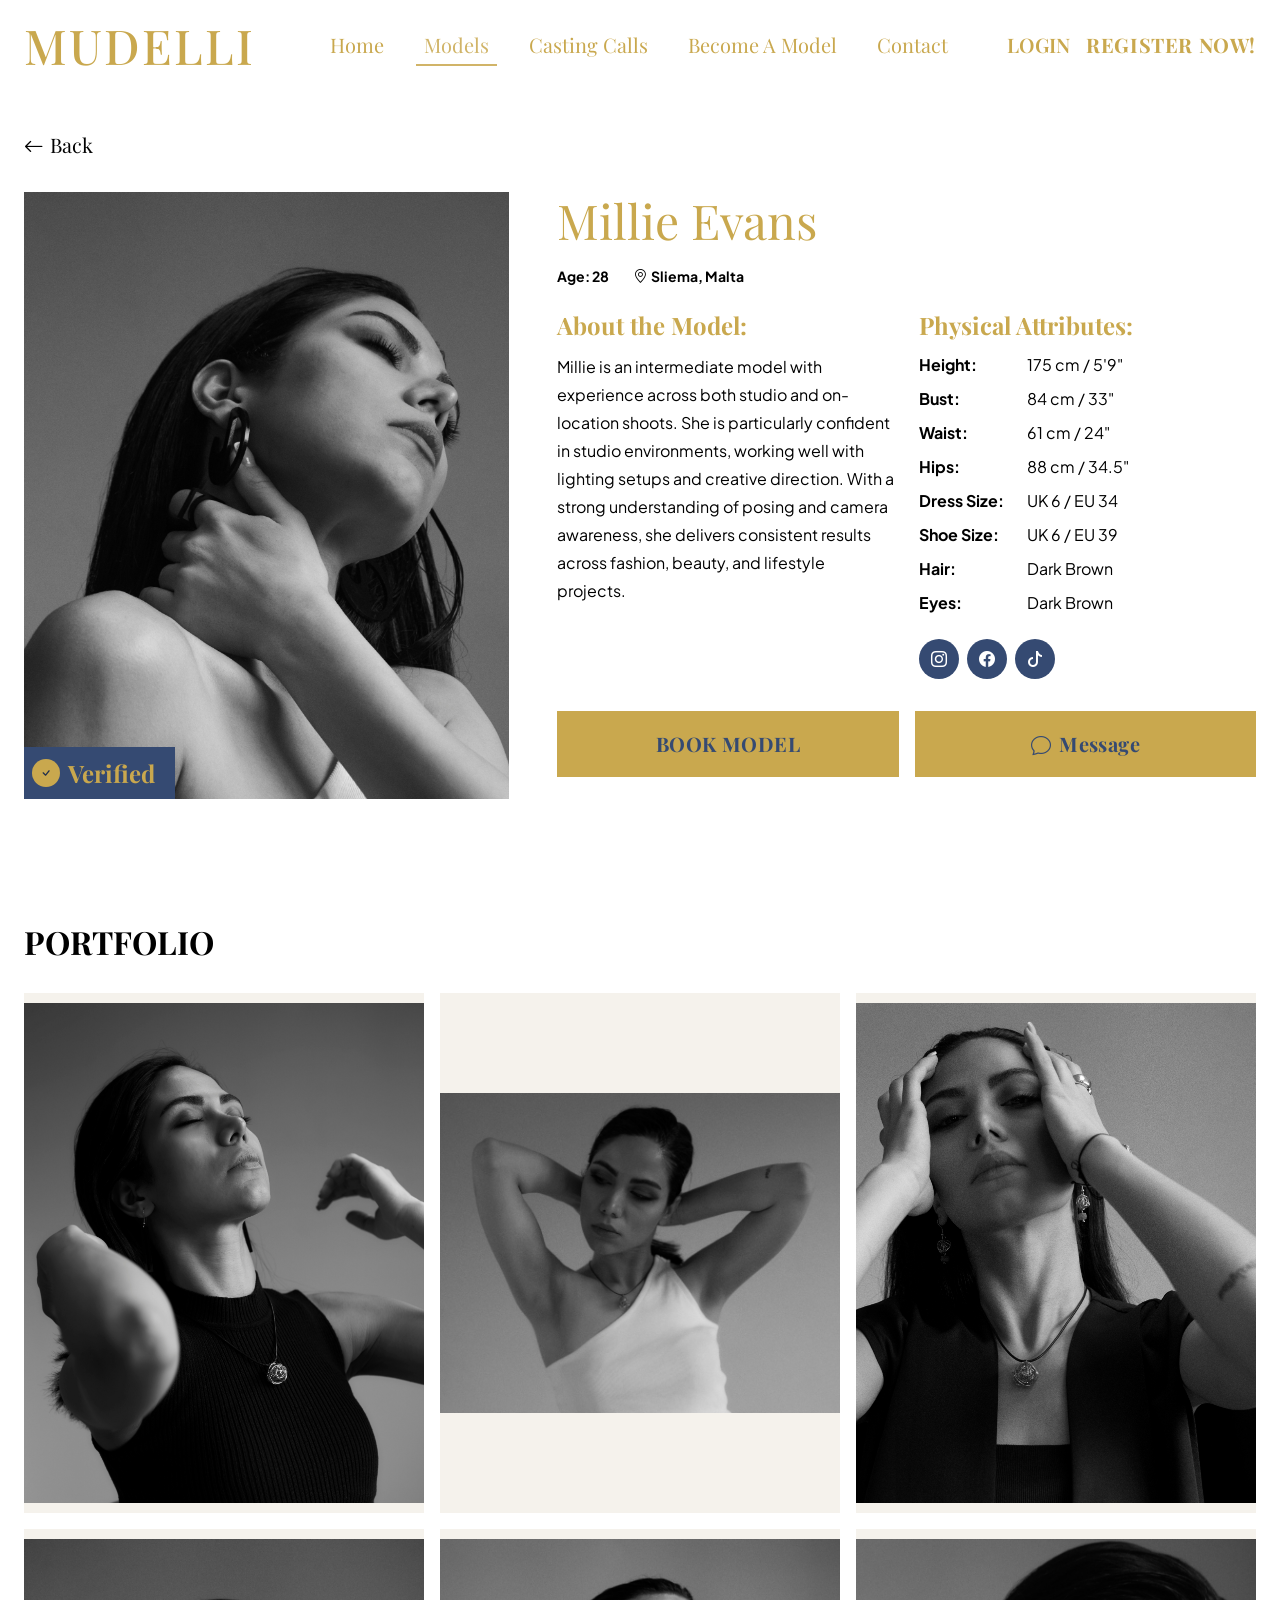
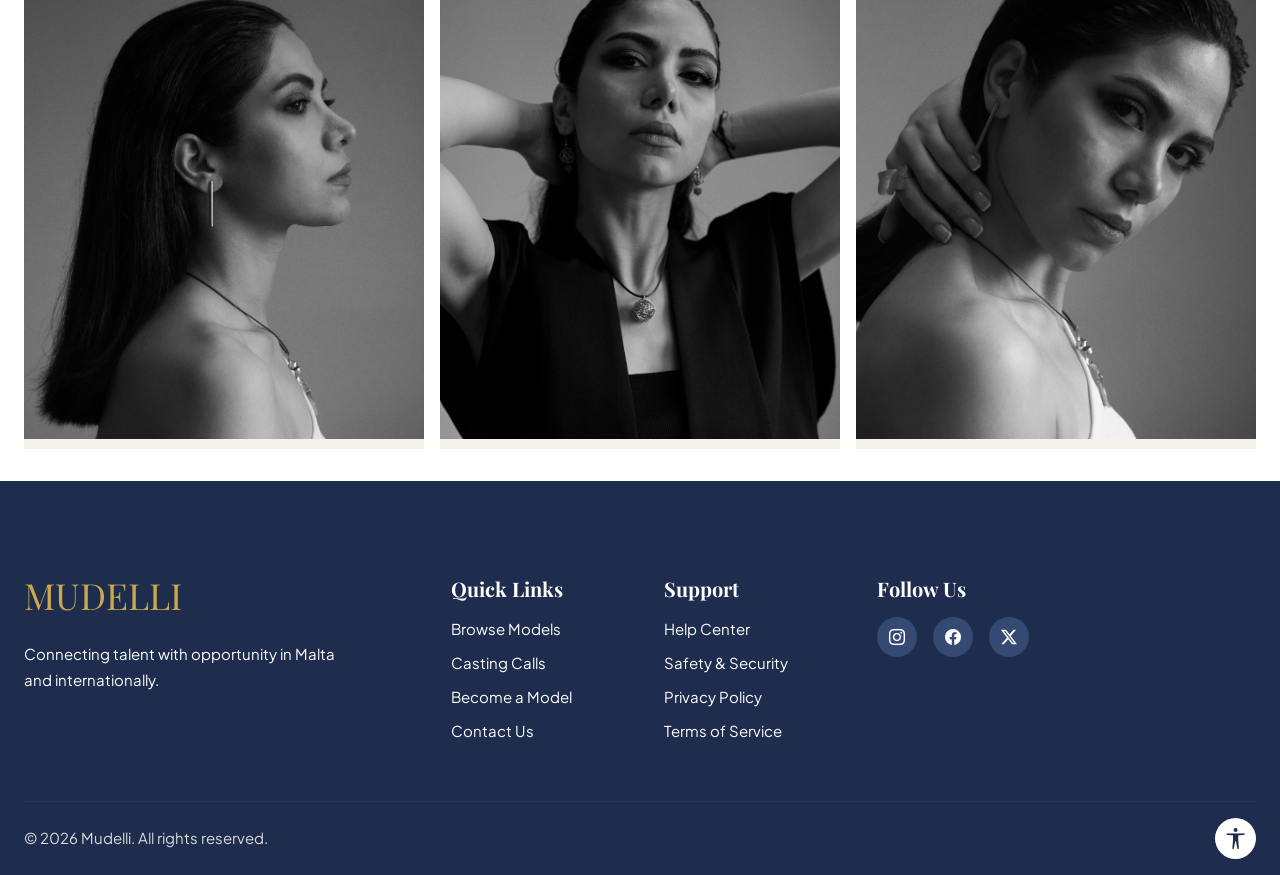
<file: model-profile-millie.html>
<!DOCTYPE html>
<html lang="en">
<head>
    <meta charset="UTF-8" />
    <meta name="viewport" content="width=device-width, initial-scale=1.0" />
    <meta name="description"
        content="Millie Evans — model profile on Mudelli. View her portfolio, measurements, and book or message her directly." />
    <title>Millie Evans – Model Profile | Mudelli</title>

    <!--
        Bootstrap 5.3.3 CSS — gives us the grid system and utility classes
    -->
    <link href="https://cdn.jsdelivr.net/npm/bootstrap@5.3.3/dist/css/bootstrap.min.css" rel="stylesheet"
        integrity="sha384-QWTKZyjpPEjISv5WaRU9OFeRpok6YctnYmDr5pNlyT2bRjXh0JMhjY6hW+ALEwIH"
        crossorigin="anonymous" />

    <!--
        Bootstrap Icons 1.11.3 — icon font used for the check, location, and chat icons
    -->
    <link href="https://cdn.jsdelivr.net/npm/bootstrap-icons@1.11.3/font/bootstrap-icons.min.css" rel="stylesheet" />

    <!--
        Google Fonts: Playfair Display for headings, Plus Jakarta Sans for body text
    -->
    <link rel="preconnect" href="https://fonts.googleapis.com" />
    <link rel="preconnect" href="https://fonts.gstatic.com" crossorigin />
    <link href="https://fonts.googleapis.com/css2?family=Playfair+Display:ital,wght@0,400;0,500;0,600;0,700;0,800&family=Plus+Jakarta+Sans:wght@400;500;600;700&display=swap"
        rel="stylesheet" />

    <!-- Site-wide styles — defines all shared colours, fonts, navbar, footer, etc. -->
    <link rel="stylesheet" href="css/style.css" />

    <style>
        /* white navbar for this page */
        .mudelli-nav { background-color: #ffffff !important; }

        /*
            Page-specific styles for model-profile-millie.html only.
            These handle the hero image, verified badge, attribute list,
            portfolio grid, and action buttons unique to this page.
        */


        /* ----------------------------------------------------------------
           PAGE SETUP: push the content down so it is not hidden behind
           the fixed navigation bar at the top of the page.
        ---------------------------------------------------------------- */



        /* ----------------------------------------------------------------
           PROFILE SECTION: main profile photo on the left and all model details
           (name, bio, measurements, buttons) on the right.
        ---------------------------------------------------------------- */

        .mp-profile-section {
            padding: 40px 0 64px;
        }

        /*
            The "Back" link at the top-left that returns the user to the
            Models listing page.
        */
        .mp-back-link {
            display: inline-flex;
            align-items: center;
            gap: 6px;
            font-family: var(--font-display);
            font-size: 20px;
            font-weight: 400;
            color: #000000;
            text-decoration: none;
            margin-bottom: 32px;
            transition: color 0.2s;
        }
        .mp-back-link:hover,
        .mp-back-link:focus {
            color: var(--mud-gold);
        }

        /*
            Wrapper around the hero image — needed so the Verified badge
            can be positioned at the bottom of the photo using CSS.
        */
        .mp-hero-wrap {
            position: relative;
        }

        /*
            The main portrait photograph of the model.
            object-fit: cover fills the box without stretching the photo.
        */
        .mp-hero-img {
            width: 100%;
            height: auto;
            display: block;
        }

        /*
            The Verified badge layered over the bottom-left corner of
            the hero photo. Navy background with gold text and check icon.
        */
        .mp-verified {
            position: absolute;
            bottom: 0;
            left: 0;
            display: inline-flex;
            align-items: center;
            gap: 8px;
            background-color: var(--mud-mid-blue);
            padding: 8px 20px 8px 8px;
            font-family: var(--font-display);
            font-size: 24px;
            font-weight: 700;
            color: var(--mud-gold);
        }

        /*
            The gold circle that holds the tick icon inside the badge.
        */
        .mp-verified-check {
            display: flex;
            align-items: center;
            justify-content: center;
            width: 28px;
            height: 28px;
            border-radius: 50%;
            background-color: var(--mud-gold);
            color: var(--mud-navy);
            font-size: 14px;
            flex-shrink: 0;
        }


        /* ----------------------------------------------------------------
           MODEL DETAILS: name, age, location, bio text.
        ---------------------------------------------------------------- */

        /*
            The model's full name — the main heading for the page.
        */
        .mp-name {
            font-family: var(--font-display);
            font-size: 48px;
            font-weight: 400;
            color: var(--mud-gold);
            margin-bottom: 16px;
        }

        /*
            The small bold items showing age and location below the name.
        */
        .mp-meta-text {
            font-family: var(--font-body);
            font-size: 14px;
            font-weight: 700;
            color: #000000;
        }

        /*
            The "About the Model:" sub-heading.
        */
        .mp-about-heading {
            font-family: var(--font-display);
            font-size: 24px;
            font-weight: 700;
            color: var(--mud-gold);
            margin-bottom: 14px;
        }

        /*
            The paragraph of text describing the model's background and strengths.
        */
        .mp-bio {
            font-family: var(--font-body);
            font-size: 16px;
            font-weight: 400;
            color: #000000;
            line-height: 1.75;
            margin-bottom: 0;
        }


        /* ----------------------------------------------------------------
           PHYSICAL ATTRIBUTES: the list of measurements.
        ---------------------------------------------------------------- */

        /*
            The "Physical Attributes:" sub-heading.
        */
        .mp-attr-heading {
            font-family: var(--font-display);
            font-size: 24px;
            font-weight: 700;
            color: var(--mud-gold);
            margin-bottom: 14px;
        }

        /*
            Each measurement row — label and value sit side by side.
        */
        .mp-attr-item {
            display: flex;
            gap: 8px;
            margin-bottom: 10px;
            font-family: var(--font-body);
            font-size: 16px;
        }

        /*
            The bold label, e.g. "Height:", "Waist:".
            min-width lines all values up in a neat column.
        */
        .mp-attr-label {
            font-weight: 700;
            color: #000000;
            min-width: 100px;
            flex-shrink: 0;
        }

        /*
            The regular-weight value next to each label.
        */
        .mp-attr-value {
            font-weight: 400;
            color: #000000;
        }


        /* ----------------------------------------------------------------
           ACTION BUTTONS: the gold Book Model and Message buttons.
        ---------------------------------------------------------------- */

        .btn-mp-book,
        .btn-mp-message {
            display: flex;
            align-items: center;
            justify-content: center;
            gap: 8px;
            width: 100%;
            background-color: var(--mud-gold);
            color: var(--mud-mid-blue);
            font-family: var(--font-display);
            font-size: 20px;
            font-weight: 700;
            padding: 18px 24px;
            border: none;
            border-radius: 0;
            text-decoration: none;
            text-align: center;
            letter-spacing: 0.02em;
            transition: background-color 0.2s, color 0.2s;
            cursor: pointer;
        }
        .btn-mp-book:hover,
        .btn-mp-book:focus,
        .btn-mp-message:hover,
        .btn-mp-message:focus {
            background-color: var(--mud-navy);
            color: var(--mud-gold);
            outline: none;
        }


        /* ----------------------------------------------------------------
           PORTFOLIO SECTION: the 3-column grid of portfolio photographs.
        ---------------------------------------------------------------- */

        .mp-portfolio-section {
            padding: 60px 0 80px;
            background-color: var(--mud-white);
        }

        /*
            The large "PORTFOLIO" heading above the image grid.
        */
        .mp-portfolio-heading {
            font-family: var(--font-display);
            font-size: 32px;
            font-weight: 700;
            color: #000000;
            margin-bottom: 32px;
        }

        /*
            Each photograph in the portfolio grid.
            All images share the same height so the grid stays tidy.
        */
        .mp-portfolio-img {
            width: 100%;
            height: 520px;
            object-fit: contain;
            background-color: var(--mud-cream);
            display: block;
            transition: transform 0.35s ease;
        }
        .mp-portfolio-img:hover {
            transform: scale(1.02);
        }


        /* ----------------------------------------------------------------
           RESPONSIVE: adjust sizes for tablets and mobile screens.
        ---------------------------------------------------------------- */

        @media (max-width: 991.98px) {
            .mp-name {
                font-size: 36px;
            }
        }

        @media (max-width: 767.98px) {
            .mp-portfolio-img {
                height: 360px;
            }
            .mp-name {
                font-size: 32px;
                margin-top: 16px;
            }
        }
    </style>
</head>
<body>

<!--
    Skip link — lets keyboard users jump straight to the model profile
    content without tabbing through the entire navigation menu first.
-->
<a class="skip-link visually-hidden-focusable" href="#main-content">Skip to main content</a>


<!--
    NAVIGATION BAR — the same fixed navbar used across all pages.
    The "Models" link is marked as active because this profile belongs
    to the Models section of the site.
-->
<header>
    <nav class="navbar navbar-expand-lg navbar-dark mudelli-nav" id="mainNav"
        aria-label="Main site navigation">
        <div class="container-xxl px-4">

            <!-- MUDELLI brand logo — clicking it returns to the home page -->
            <a class="navbar-brand mudelli-logo" href="index.html" aria-label="Mudelli — return to homepage">
                MUDELLI
            </a>

            <!-- Hamburger button — shown on mobile to open or close the menu -->
            <button class="navbar-toggler border-0" type="button" data-bs-toggle="collapse"
                data-bs-target="#navbarContent" aria-controls="navbarContent" aria-expanded="false"
                aria-label="Toggle main navigation menu">
                <span class="navbar-toggler-icon"></span>
            </button>

            <!-- Collapsible menu containing the nav links and auth buttons -->
            <div class="collapse navbar-collapse" id="navbarContent">

                <!-- Primary navigation links -->
                <ul class="navbar-nav mx-auto gap-lg-4">
                    <li class="nav-item">
                        <a class="nav-link" href="index.html">Home</a>
                    </li>
                    <li class="nav-item">
                        <!--
                            aria-current="page" marks Models as active because this
                            profile page is part of the Models section.
                        -->
                        <a class="nav-link active" aria-current="page" href="models.html">Models</a>
                    </li>
                    <li class="nav-item">
                        <a class="nav-link" href="casting-calls.html">Casting Calls</a>
                    </li>
                    <li class="nav-item">
                        <a class="nav-link" href="become-a-model.html">Become A Model</a>
                    </li>
                    <li class="nav-item">
                        <a class="nav-link" href="contact.html">Contact</a>
                    </li>
                </ul>

                <!-- Login and Register buttons in the top-right corner -->
                <div class="d-flex align-items-center gap-3 mt-3 mt-lg-0">
                    <a href="login.html" class="btn-nav-auth" aria-label="Log in to your Mudelli account">LOGIN</a>
                    <a href="login.html#register" class="btn-nav-auth btn-nav-register"
                        aria-label="Create a new Mudelli account">REGISTER NOW!</a>
                </div>

            </div>
        </div>
    </nav>
</header>


<!--
    MAIN CONTENT — the model profile and portfolio sections.
-->
<main id="main-content">

    <!--
        PROFILE SECTION
        Left column: the large hero portrait and verified badge.
        Right column: name, age, location, bio, measurements, buttons.
    -->
    <section class="mp-profile-section" aria-label="Millie Evans model profile">
        <div class="container-xxl px-4">

            <!--
                Back link — takes the user back to the models listing.
            -->
            <a href="models.html" class="mp-back-link">
                <i class="bi bi-arrow-left" aria-hidden="true"></i>
                Back
            </a>

            <!--
                Main two-column layout.
                align-items-start stops the right column stretching to
                match the full height of the tall hero photo.
            -->
            <div class="row g-5 align-items-start">

                <!--
                    LEFT COLUMN: hero portrait photo with the Verified badge
                    overlaid at the bottom-left corner.
                -->
                <div class="col-lg-5">
                    <div class="mp-hero-wrap">

                        <!-- The main portrait photo of Millie Evans -->
                        <img
                            src="images/model-millie1.jpg"
                            alt="Portrait photo of model Millie Evans"
                            class="mp-hero-img"
                        />

                        <!--
                            Verified badge — shows that Mudelli has confirmed
                            this model's identity and profile information.
                        -->
                        <div class="mp-verified">
                            <span class="mp-verified-check" aria-hidden="true">
                                <i class="bi bi-check"></i>
                            </span>
                            <span>Verified</span>
                        </div>

                    </div>
                </div>


                <!--
                    RIGHT COLUMN: all of the model's details.
                -->
                <div class="col-lg-7">

                    <!-- Model's full name as the main page heading -->
                    <h1 class="mp-name">Millie Evans</h1>

                    <!--
                        Age and location displayed in a small row below the name.
                        The location pin icon comes from Bootstrap Icons.
                    -->
                    <div class="d-flex align-items-center gap-4 flex-wrap mb-4">
                        <span class="mp-meta-text">Age: 28</span>
                        <span class="mp-meta-text d-flex align-items-center gap-1">
                            <i class="bi bi-geo-alt" aria-hidden="true"></i>
                            Sliema, Malta
                        </span>
                    </div>

                    <!--
                        Two sub-columns inside the right column:
                        About the Model on the left, Physical Attributes on the right.
                    -->
                    <div class="row g-4">

                        <!--
                            ABOUT THE MODEL: a short bio describing Millie's experience.
                        -->
                        <div class="col-lg-6">
                            <h2 class="mp-about-heading">About the Model:</h2>
                            <p class="mp-bio">
                                Millie is an intermediate model with experience across both
                                studio and on-location shoots. She is particularly confident
                                in studio environments, working well with lighting setups and
                                creative direction. With a strong understanding of posing and
                                camera awareness, she delivers consistent results across fashion,
                                beauty, and lifestyle projects.
                            </p>
                        </div>

                        <!--
                            PHYSICAL ATTRIBUTES: Millie's measurements, followed by
                            social media icons linking to her profiles.
                        -->
                        <div class="col-lg-6">
                            <h2 class="mp-attr-heading">Physical Attributes:</h2>

                            <!-- Each row shows a bold label and a regular-weight value -->
                            <div class="mp-attr-list">
                                <div class="mp-attr-item">
                                    <span class="mp-attr-label">Height:</span>
                                    <span class="mp-attr-value">175 cm / 5'9"</span>
                                </div>
                                <div class="mp-attr-item">
                                    <span class="mp-attr-label">Bust:</span>
                                    <span class="mp-attr-value">84 cm / 33"</span>
                                </div>
                                <div class="mp-attr-item">
                                    <span class="mp-attr-label">Waist:</span>
                                    <span class="mp-attr-value">61 cm / 24"</span>
                                </div>
                                <div class="mp-attr-item">
                                    <span class="mp-attr-label">Hips:</span>
                                    <span class="mp-attr-value">88 cm / 34.5"</span>
                                </div>
                                <div class="mp-attr-item">
                                    <span class="mp-attr-label">Dress Size:</span>
                                    <span class="mp-attr-value">UK 6 / EU 34</span>
                                </div>
                                <div class="mp-attr-item">
                                    <span class="mp-attr-label">Shoe Size:</span>
                                    <span class="mp-attr-value">UK 6 / EU 39</span>
                                </div>
                                <div class="mp-attr-item">
                                    <span class="mp-attr-label">Hair:</span>
                                    <span class="mp-attr-value">Dark Brown</span>
                                </div>
                                <div class="mp-attr-item">
                                    <span class="mp-attr-label">Eyes:</span>
                                    <span class="mp-attr-value">Dark Brown</span>
                                </div>
                            </div>

                            <!--
                                Social media links — circular gold icon buttons.
                                The social-icon style is defined in the shared style.css file.
                            -->
                            <div class="d-flex gap-2 mt-4" role="list" aria-label="Millie Evans on social media">
                                <a href="#" class="social-icon" aria-label="Millie Evans on Instagram">
                                    <i class="bi bi-instagram" aria-hidden="true"></i>
                                </a>
                                <a href="#" class="social-icon" aria-label="Millie Evans on Facebook">
                                    <i class="bi bi-facebook" aria-hidden="true"></i>
                                </a>
                                <a href="#" class="social-icon" aria-label="Millie Evans on TikTok">
                                    <i class="bi bi-tiktok" aria-hidden="true"></i>
                                </a>
                            </div>
                        </div>

                    </div>
                    <!--
                        End of About / Physical Attributes sub-columns.
                    -->

                    <!--
                        ACTION BUTTONS: Book Model and Message sit side by side.
                        Both use a gold background with navy text.
                    -->
                    <div class="row g-3 mt-3">
                        <div class="col-6">
                            <button class="btn-mp-book" data-bs-toggle="modal" data-bs-target="#bookModal"
                                    aria-label="Book Millie Evans for a shoot">
                                    BOOK MODEL
                            </button>
                        </div>
                        <div class="col-6">
                            <button class="btn-mp-message" data-bs-toggle="modal" data-bs-target="#messageModal"
                                    aria-label="Send a message to Millie Evans">
                                    <i class="bi bi-chat" aria-hidden="true"></i>
                                    Message
                            </button>
                        </div>
                    </div>

                </div>
                <!--
                    End of right column.
                -->

            </div>
            <!--
                End of main profile row.
            -->

        </div>
    </section>


    <!--
        PORTFOLIO SECTION
        A 3-column grid showing six of Millie's portfolio photographs.
        The grid switches to 2 columns on medium screens and 1 on mobile.
    -->
    <section class="mp-portfolio-section" aria-label="Millie Evans portfolio">
        <div class="container-xxl px-4">

            <h2 class="mp-portfolio-heading">PORTFOLIO</h2>

            <div class="row g-3">

                <div class="col-lg-4 col-md-6">
                    <img
                        src="images/model-millie2.jpg"
                        alt="Millie Evans portfolio — fashion shoot"
                        class="mp-portfolio-img"
                    />
                </div>

                <div class="col-lg-4 col-md-6">
                    <img
                        src="images/model-millie3.jpg"
                        alt="Millie Evans portfolio — editorial shoot"
                        class="mp-portfolio-img"
                    />
                </div>

                <div class="col-lg-4 col-md-6">
                    <img
                        src="images/model-millie4.jpg"
                        alt="Millie Evans portfolio — studio shoot"
                        class="mp-portfolio-img"
                    />
                </div>

                <div class="col-lg-4 col-md-6">
                    <img
                        src="images/model-millie5.jpg"
                        alt="Millie Evans portfolio — lifestyle shoot"
                        class="mp-portfolio-img"
                    />
                </div>

                <div class="col-lg-4 col-md-6">
                    <img
                        src="images/model-millie6.jpg"
                        alt="Millie Evans portfolio — beauty shoot"
                        class="mp-portfolio-img"
                    />
                </div>

                <div class="col-lg-4 col-md-6">
                    <img
                        src="images/model-millie7.jpg"
                        alt="Millie Evans portfolio — on-location shoot"
                        class="mp-portfolio-img"
                    />
                </div>

            </div>
            <!--
                End of portfolio grid.
            -->

        </div>
    </section>

</main>


<!--
    FOOTER — the same footer used on every page of the site.
-->
<footer class="mudelli-footer" aria-label="Site footer">
    <div class="container-xxl px-4">

        <div class="row g-5 py-5">

            <!--
                Column 1 — Mudelli brand logo and short tagline.
            -->
            <div class="col-lg-4 col-md-12">
                <a href="index.html" class="footer-logo d-inline-block mb-3"
                    aria-label="Mudelli — return to homepage">MUDELLI</a>
                <p class="footer-about">
                    Connecting talent with opportunity in Malta and internationally.
                </p>
            </div>

            <!--
                Column 2 — Quick links to the main sections of the site.
            -->
            <div class="col-lg-2 col-md-4 col-6">
                <h3 class="footer-heading">Quick Links</h3>
                <nav aria-label="Footer quick links navigation">
                    <ul class="footer-links list-unstyled">
                        <li><a href="models.html">Browse Models</a></li>
                        <li><a href="casting-calls.html">Casting Calls</a></li>
                        <li><a href="become-a-model.html">Become a Model</a></li>
                        <li><a href="contact.html">Contact Us</a></li>
                    </ul>
                </nav>
            </div>

            <!--
                Column 3 — Support and policy links.
            -->
            <div class="col-lg-2 col-md-4 col-6">
                <h3 class="footer-heading">Support</h3>
                <nav aria-label="Footer support links navigation">
                    <ul class="footer-links list-unstyled">
                        <li><a href="#">Help Center</a></li>
                        <li><a href="#">Safety &amp; Security</a></li>
                        <li><a href="#">Privacy Policy</a></li>
                        <li><a href="#">Terms of Service</a></li>
                    </ul>
                </nav>
            </div>

            <!--
                Column 4 — Social media icon buttons.
            -->
            <div class="col-lg-4 col-md-4">
                <h3 class="footer-heading">Follow Us</h3>
                <div class="social-icons d-flex gap-3" role="list" aria-label="Social media links">
                    <a href="#" class="social-icon" aria-label="Follow Mudelli on Instagram">
                        <i class="bi bi-instagram" aria-hidden="true"></i>
                    </a>
                    <a href="#" class="social-icon" aria-label="Follow Mudelli on Facebook">
                        <i class="bi bi-facebook" aria-hidden="true"></i>
                    </a>
                    <a href="#" class="social-icon" aria-label="Follow Mudelli on X (Twitter)">
                        <i class="bi bi-twitter-x" aria-hidden="true"></i>
                    </a>
                </div>
            </div>

        </div>

        <!-- Horizontal line separating the links from the copyright bar -->
        <hr class="footer-divider" aria-hidden="true" />

        <!-- Copyright text and accessibility button -->
        <div class="d-flex flex-wrap justify-content-between align-items-center py-3 gap-3">
            <p class="footer-copyright mb-0">© 2026 Mudelli. All rights reserved.</p>
            <button class="accessibility-btn" type="button" aria-label="Open accessibility options"
                aria-haspopup="dialog">
                <i class="bi bi-universal-access" aria-hidden="true"></i>
            </button>
        </div>

    </div>
</footer>


<!-- Bootstrap 5.3.3 JavaScript bundle — needed for the mobile navbar toggle -->
<script src="https://cdn.jsdelivr.net/npm/bootstrap@5.3.3/dist/js/bootstrap.bundle.min.js" crossorigin="anonymous"></script>

<!--
    Navbar scroll effect — adds a solid navy background to the navbar
    once the user scrolls down past 80px, so the links stay readable
    over any background content below.
-->
<script>
    window.addEventListener('scroll', function () {
        var nav = document.getElementById('mainNav');
        if (nav) nav.classList.toggle('nav-scrolled', window.scrollY > 80);
    }, { passive: true });
</script>

<!-- Book Model Modal -->
<div class="modal fade" id="bookModal" role="dialog" tabindex="-1" aria-labelledby="bookModalLabel" aria-hidden="true">
  <div class="modal-dialog modal-lg modal-dialog-centered modal-dialog-scrollable">
    <div class="modal-content" style="border-radius:0; border:none;">

      <div class="modal-header" style="background-color:#1E2D4D; border:none; padding:24px 32px;">
        <h2 class="modal-title" id="bookModalLabel"
          style="font-family:'Playfair Display',serif; font-size:22px; color:#C9A84E; margin:0;">
          Book Millie Evans
        </h2>
        <button type="button" class="btn-close btn-close-white" data-bs-dismiss="modal"
          aria-label="Close booking form"></button>
      </div>

      <div class="modal-body" style="padding:32px; background-color:#F5F2EC;">
        <form id="bookForm">

          <div class="row g-3 mb-3">
            <div class="col-md-6">
              <label style="font-family:'Plus Jakarta Sans',sans-serif; font-size:13px; font-weight:600; color:#1E2D4D; display:block; margin-bottom:6px;">Full Name *</label>
              <input type="text" required placeholder="Your Full Name"
                style="width:100%; padding:10px 14px; border:1px solid #E0E4EB; background:#fff; font-family:'Plus Jakarta Sans',sans-serif; font-size:14px; border-radius:0;" />
            </div>
            <div class="col-md-6">
              <label style="font-family:'Plus Jakarta Sans',sans-serif; font-size:13px; font-weight:600; color:#1E2D4D; display:block; margin-bottom:6px;">Company Name *</label>
              <input type="text" required placeholder="Company Name"
                style="width:100%; padding:10px 14px; border:1px solid #E0E4EB; background:#fff; font-family:'Plus Jakarta Sans',sans-serif; font-size:14px; border-radius:0;" />
            </div>
          </div>

          <div class="row g-3 mb-3">
            <div class="col-md-6">
              <label style="font-family:'Plus Jakarta Sans',sans-serif; font-size:13px; font-weight:600; color:#1E2D4D; display:block; margin-bottom:6px;">Phone Number (Optional)</label>
              <input type="tel" placeholder="+356 XXXX XXXX"
                style="width:100%; padding:10px 14px; border:1px solid #E0E4EB; background:#fff; font-family:'Plus Jakarta Sans',sans-serif; font-size:14px; border-radius:0;" />
            </div>
            <div class="col-md-6">
              <label style="font-family:'Plus Jakarta Sans',sans-serif; font-size:13px; font-weight:600; color:#1E2D4D; display:block; margin-bottom:6px;">Email Address *</label>
              <input type="email" required placeholder="Email Address"
                style="width:100%; padding:10px 14px; border:1px solid #E0E4EB; background:#fff; font-family:'Plus Jakarta Sans',sans-serif; font-size:14px; border-radius:0;" />
            </div>
          </div>

          <div class="row g-3 mb-3">
            <div class="col-md-6">
              <label style="font-family:'Plus Jakarta Sans',sans-serif; font-size:13px; font-weight:600; color:#1E2D4D; display:block; margin-bottom:6px;">Project Type *</label>
              <select required
                style="width:100%; padding:10px 14px; border:1px solid #E0E4EB; background:#fff; font-family:'Plus Jakarta Sans',sans-serif; font-size:14px; border-radius:0;">
                <option value="" disabled selected>Project Type</option>
                <option>Fashion Editorial</option>
                <option>Commercial</option>
                <option>Runway</option>
                <option>Beauty</option>
                <option>Lifestyle</option>
                <option>Other</option>
              </select>
            </div>
            <div class="col-md-6">
              <label style="font-family:'Plus Jakarta Sans',sans-serif; font-size:13px; font-weight:600; color:#1E2D4D; display:block; margin-bottom:6px;">Project Title *</label>
              <input type="text" required placeholder="Project Title"
                style="width:100%; padding:10px 14px; border:1px solid #E0E4EB; background:#fff; font-family:'Plus Jakarta Sans',sans-serif; font-size:14px; border-radius:0;" />
            </div>
          </div>

          <div class="mb-3">
            <label style="font-family:'Plus Jakarta Sans',sans-serif; font-size:13px; font-weight:600; color:#1E2D4D; display:block; margin-bottom:6px;">Project Description *</label>
            <textarea required rows="3" placeholder="Project Description"
              style="width:100%; padding:10px 14px; border:1px solid #E0E4EB; background:#fff; font-family:'Plus Jakarta Sans',sans-serif; font-size:14px; border-radius:0;"></textarea>
          </div>

          <div class="row g-3 mb-3">
            <div class="col-md-6">
              <label style="font-family:'Plus Jakarta Sans',sans-serif; font-size:13px; font-weight:600; color:#1E2D4D; display:block; margin-bottom:6px;">Shoot Date *</label>
              <input type="date" required
                style="width:100%; padding:10px 14px; border:1px solid #E0E4EB; background:#fff; font-family:'Plus Jakarta Sans',sans-serif; font-size:14px; border-radius:0;" />
            </div>
            <div class="col-md-6">
              <label style="font-family:'Plus Jakarta Sans',sans-serif; font-size:13px; font-weight:600; color:#1E2D4D; display:block; margin-bottom:6px;">Shoot Duration *</label>
              <input type="text" required placeholder="e.g. 4 hours / Full day"
                style="width:100%; padding:10px 14px; border:1px solid #E0E4EB; background:#fff; font-family:'Plus Jakarta Sans',sans-serif; font-size:14px; border-radius:0;" />
            </div>
          </div>

          <div class="row g-3 mb-3">
            <div class="col-md-6">
              <label style="font-family:'Plus Jakarta Sans',sans-serif; font-size:13px; font-weight:600; color:#1E2D4D; display:block; margin-bottom:6px;">Location *</label>
              <input type="text" required placeholder="Location"
                style="width:100%; padding:10px 14px; border:1px solid #E0E4EB; background:#fff; font-family:'Plus Jakarta Sans',sans-serif; font-size:14px; border-radius:0;" />
            </div>
            <div class="col-md-6">
              <label style="font-family:'Plus Jakarta Sans',sans-serif; font-size:13px; font-weight:600; color:#1E2D4D; display:block; margin-bottom:6px;">Payment Terms *</label>
              <select required
                style="width:100%; padding:10px 14px; border:1px solid #E0E4EB; background:#fff; font-family:'Plus Jakarta Sans',sans-serif; font-size:14px; border-radius:0;">
                <option value="" disabled selected>Payment Terms</option>
                <option>50% upfront / 50% on completion</option>
                <option>Full payment upfront</option>
                <option>Full payment on completion</option>
                <option>To be discussed</option>
              </select>
            </div>
          </div>

          <div class="mb-3">
            <label style="font-family:'Plus Jakarta Sans',sans-serif; font-size:13px; font-weight:600; color:#1E2D4D; display:block; margin-bottom:6px;">Additional Information</label>
            <textarea rows="3" placeholder="Add any additional information or requirements"
              style="width:100%; padding:10px 14px; border:1px solid #E0E4EB; background:#fff; font-family:'Plus Jakarta Sans',sans-serif; font-size:14px; border-radius:0;"></textarea>
          </div>

          <div class="mb-2">
            <input type="checkbox" id="bookTerms1" required style="accent-color:#C9A84E; margin-right:8px;" />
            <label for="bookTerms1" style="font-family:'Plus Jakarta Sans',sans-serif; font-size:13px; color:#1E2D4D;">
              I understand this is a booking request and final terms will be confirmed with the model *
            </label>
          </div>

          <div class="mb-4">
            <input type="checkbox" id="bookTerms2" required style="accent-color:#C9A84E; margin-right:8px;" />
            <label for="bookTerms2" style="font-family:'Plus Jakarta Sans',sans-serif; font-size:13px; color:#1E2D4D;">
              I agree to the platform's terms and conditions for bookings *
            </label>
          </div>

          <div class="d-flex gap-3">
            <button type="submit"
              style="flex:1; background-color:#C9A84E; color:#1E2D4D; font-family:'Playfair Display',serif; font-size:16px; font-weight:700; padding:14px; border:none; border-radius:0; cursor:pointer;">
              Send Booking Request
            </button>
            <button type="button" data-bs-dismiss="modal"
              style="flex:1; background-color:transparent; color:#1E2D4D; font-family:'Playfair Display',serif; font-size:16px; font-weight:700; padding:14px; border:2px solid #1E2D4D; border-radius:0; cursor:pointer;">
              Cancel
            </button>
          </div>

        </form>
      </div>
    </div>
  </div>
</div>

<!-- Message Model Modal -->
<div class="modal fade" id="messageModal" role="dialog" tabindex="-1" aria-labelledby="messageModalLabel" aria-hidden="true">
  <div class="modal-dialog modal-dialog-centered">
    <div class="modal-content" style="border-radius:0; border:none;">

      <div class="modal-header" style="background-color:#1E2D4D; border:none; padding:24px 32px;">
        <h2 class="modal-title" id="messageModalLabel"
          style="font-family:'Playfair Display',serif; font-size:22px; color:#C9A84E; margin:0;">
          Message Millie Evans
        </h2>
        <button type="button" class="btn-close btn-close-white" data-bs-dismiss="modal"
          aria-label="Close message form"></button>
      </div>

      <div class="modal-body" style="padding:32px; background-color:#F5F2EC;">
        <form id="messageForm">

          <div class="mb-3">
            <label style="font-family:'Plus Jakarta Sans',sans-serif; font-size:13px; font-weight:600; color:#1E2D4D; display:block; margin-bottom:6px;">Your Name *</label>
            <input type="text" required placeholder="Your full name"
              style="width:100%; padding:10px 14px; border:1px solid #E0E4EB; background:#fff; font-family:'Plus Jakarta Sans',sans-serif; font-size:14px; border-radius:0;" />
          </div>

          <div class="mb-3">
            <label style="font-family:'Plus Jakarta Sans',sans-serif; font-size:13px; font-weight:600; color:#1E2D4D; display:block; margin-bottom:6px;">Email Address *</label>
            <input type="email" required placeholder="your@email.com"
              style="width:100%; padding:10px 14px; border:1px solid #E0E4EB; background:#fff; font-family:'Plus Jakarta Sans',sans-serif; font-size:14px; border-radius:0;" />
          </div>

          <div class="mb-3">
            <label style="font-family:'Plus Jakarta Sans',sans-serif; font-size:13px; font-weight:600; color:#1E2D4D; display:block; margin-bottom:6px;">Subject *</label>
            <input type="text" required placeholder="e.g. Collaboration Enquiry"
              style="width:100%; padding:10px 14px; border:1px solid #E0E4EB; background:#fff; font-family:'Plus Jakarta Sans',sans-serif; font-size:14px; border-radius:0;" />
          </div>

          <div class="mb-4">
            <label style="font-family:'Plus Jakarta Sans',sans-serif; font-size:13px; font-weight:600; color:#1E2D4D; display:block; margin-bottom:6px;">Message *</label>
            <textarea required rows="5" placeholder="Write your message here..."
              style="width:100%; padding:10px 14px; border:1px solid #E0E4EB; background:#fff; font-family:'Plus Jakarta Sans',sans-serif; font-size:14px; border-radius:0;"></textarea>
          </div>

          <div class="d-flex gap-3">
            <button type="submit"
              style="flex:1; background-color:#C9A84E; color:#1E2D4D; font-family:'Playfair Display',serif; font-size:16px; font-weight:700; padding:14px; border:none; border-radius:0; cursor:pointer;">
              Send Message
            </button>
            <button type="button" data-bs-dismiss="modal"
              style="flex:1; background-color:transparent; color:#1E2D4D; font-family:'Playfair Display',serif; font-size:16px; font-weight:700; padding:14px; border:2px solid #1E2D4D; border-radius:0; cursor:pointer;">
              Cancel
            </button>
          </div>

        </form>
      </div>
    </div>
  </div>
</div>

<!-- Thank You Modal — shows after either form is submitted -->
<div class="modal fade" id="thankYouModal" role="dialog" tabindex="-1" aria-labelledby="thankYouLabel" aria-hidden="true">
  <div class="modal-dialog modal-dialog-centered">
    <div class="modal-content" style="border-radius:0; border:none; text-align:center;">
      <div class="modal-body" style="padding:48px 32px; background-color:#F5F2EC;">
        <div style="width:80px; height:80px; background-color:#C9A84E; border-radius:50%; display:flex; align-items:center; justify-content:center; margin:0 auto 24px;">
          <i class="bi bi-check-lg" style="font-size:36px; color:#1E2D4D;"></i>
        </div>
        <h2 id="thankYouLabel"
          style="font-family:'Playfair Display',serif; font-size:28px; font-weight:700; color:#1E2D4D; margin-bottom:12px;">
          Request Sent!
        </h2>
        <p id="thankYouText"
          style="font-family:'Plus Jakarta Sans',sans-serif; font-size:15px; color:#555; line-height:1.7; margin-bottom:32px;">
          Thank you! We will be in touch shortly.
        </p>
        <button type="button"
          style="background-color:#C9A84E; color:#1E2D4D; font-family:'Playfair Display',serif; font-size:16px; font-weight:700; padding:12px 36px; border:none; border-radius:0; cursor:pointer;"
          data-bs-dismiss="modal">
          Close
        </button>
      </div>
    </div>
  </div>
</div>

<!-- Script that shows thank you modal after form submission -->
<script>
  /* When booking form is submitted, close it and show thank you */
  document.getElementById('bookForm').addEventListener('submit', function(e) {
    e.preventDefault();
    document.getElementById('thankYouText').textContent = 'Thank you for your booking request! Millie Evans will be in touch within 48 hours to confirm the details.';
    bootstrap.Modal.getInstance(document.getElementById('bookModal')).hide();
    setTimeout(function() {
      new bootstrap.Modal(document.getElementById('thankYouModal')).show();
    }, 400);
  });

  /* When message form is submitted, close it and show thank you */
  document.getElementById('messageForm').addEventListener('submit', function(e) {
    e.preventDefault();
    document.getElementById('thankYouText').textContent = 'Your message has been sent to Millie Evans. She will get back to you soon!';
    bootstrap.Modal.getInstance(document.getElementById('messageModal')).hide();
    setTimeout(function() {
      new bootstrap.Modal(document.getElementById('thankYouModal')).show();
    }, 400);
  });

</script>


</body>
</html>
</file>
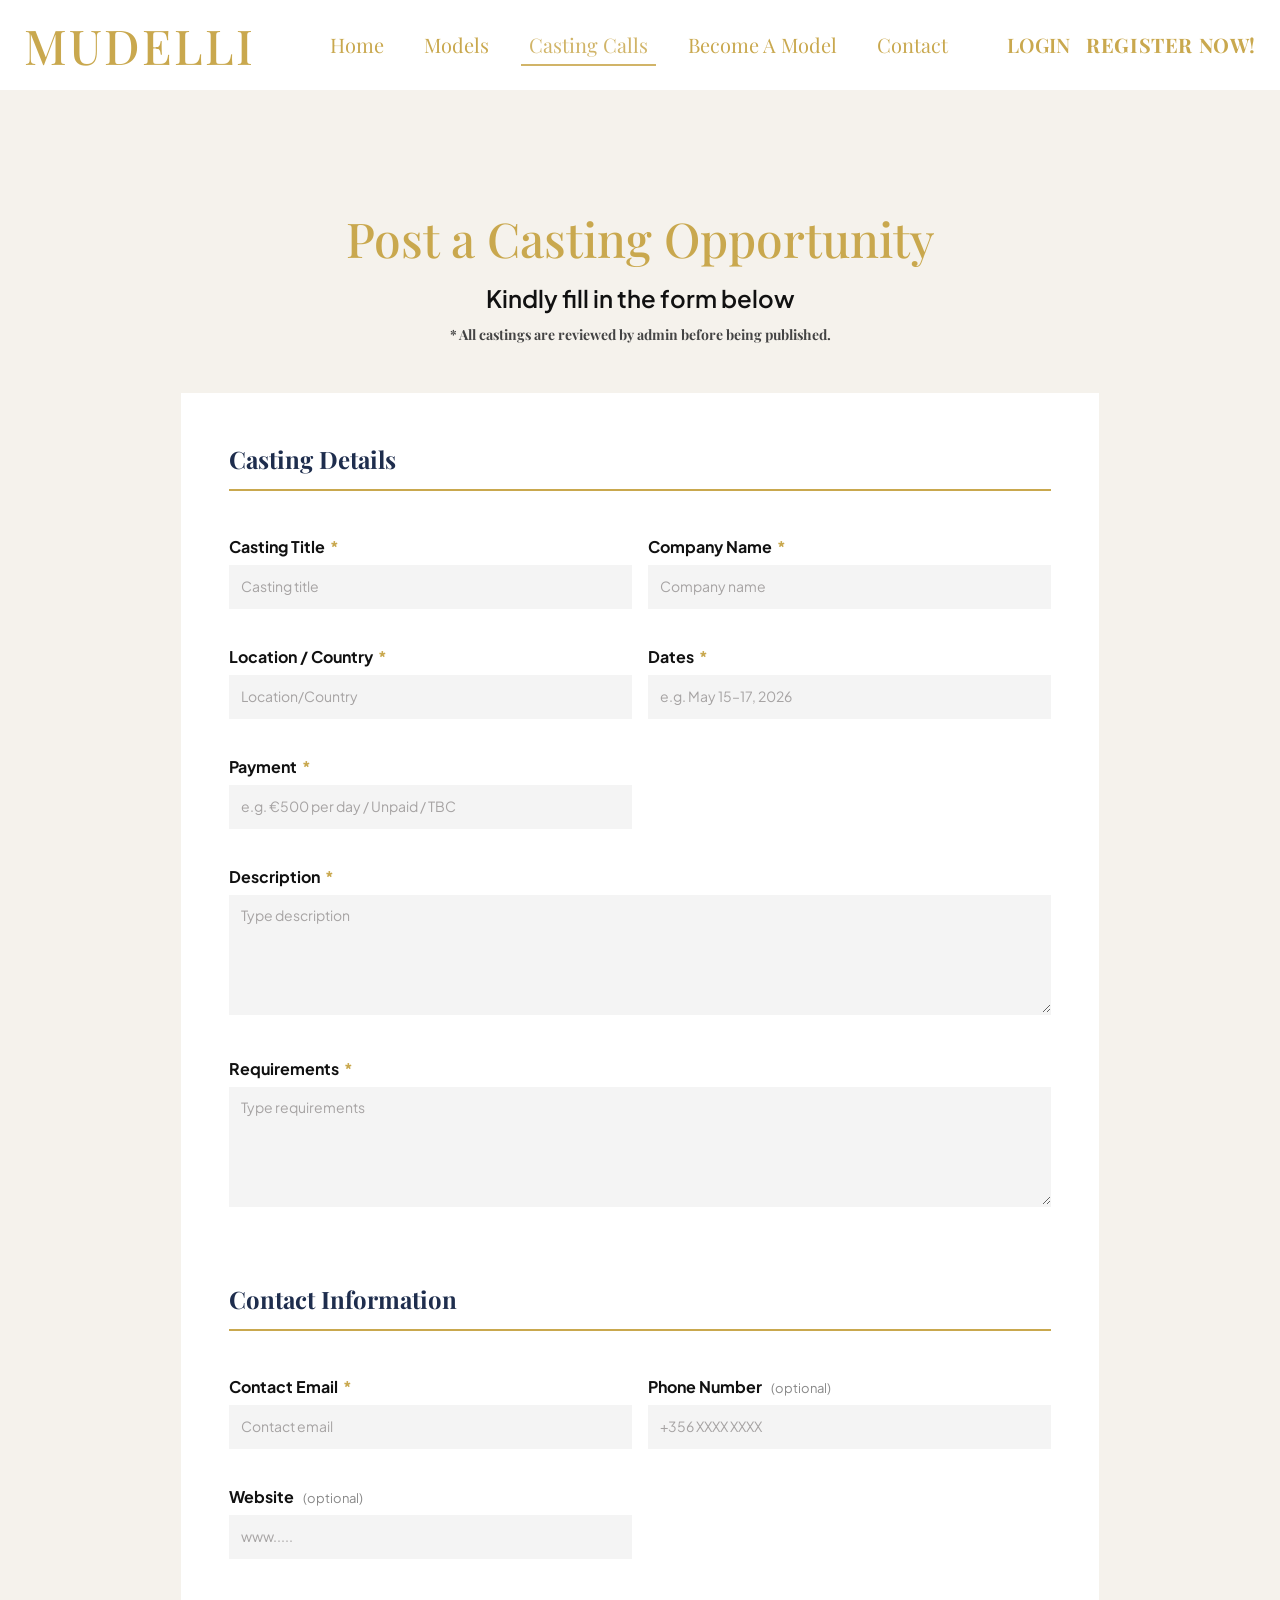
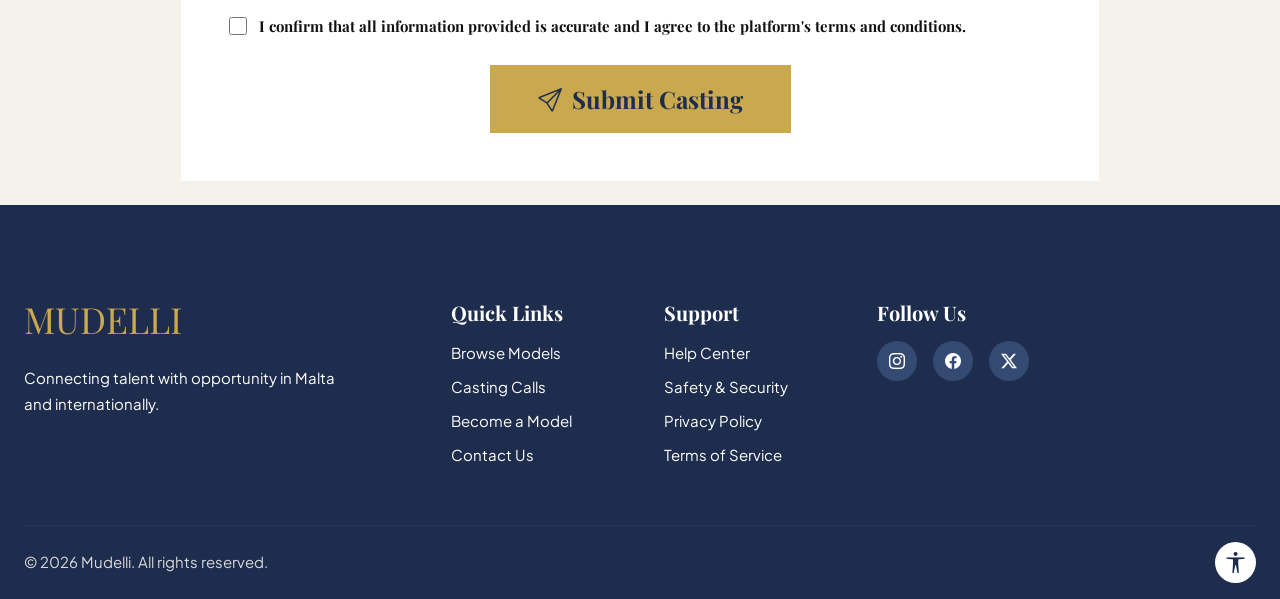
<file: post-casting.html>
<!DOCTYPE html>
<html lang="en">

<head>
  <meta charset="UTF-8" />
  <meta name="viewport" content="width=device-width, initial-scale=1.0" />

  <!-- A short description shown in search results -->
  <meta name="description"
    content="Post a casting opportunity on Mudelli — fill in the form to reach models across Malta and beyond." />

  <title>Post a Casting — Mudelli</title>

  <!-- Bootstrap 5 CSS for the grid layout and utility classes -->
  <link href="https://cdn.jsdelivr.net/npm/bootstrap@5.3.3/dist/css/bootstrap.min.css" rel="stylesheet"
    integrity="sha384-QWTKZyjpPEjISv5WaRU9OFeRpok6YctnYmDr5pNlyT2bRjXh0JMhjY6hW+ALEwIH" crossorigin="anonymous" />

  <!-- Bootstrap Icons for the checkbox tick and submit icon -->
  <link href="https://cdn.jsdelivr.net/npm/bootstrap-icons@1.11.3/font/bootstrap-icons.min.css" rel="stylesheet" />

  <!-- Google Fonts: Playfair Display for headings, Plus Jakarta Sans for body text -->
  <link rel="preconnect" href="https://fonts.googleapis.com" />
  <link rel="preconnect" href="https://fonts.gstatic.com" crossorigin />
  <link
    href="https://fonts.googleapis.com/css2?family=Playfair+Display:ital,wght@0,400;0,500;0,600;0,700;0,800&family=Plus+Jakarta+Sans:wght@400;500;600&display=swap"
    rel="stylesheet" />

  <!-- The shared site stylesheet with the brand colours and fonts -->
  <link rel="stylesheet" href="css/style.css" />

  <!-- Styles that only apply to this post a casting page -->
  <style>
    /* white navbar for this page */
    .mudelli-nav { background-color: #ffffff !important; }

    /*
     * PAGE INTRO SECTION
     * The area at the top with the title ' Post a Casting' and the subtitle
     */
    .pc-intro {
      background-color: var(--mud-cream);
      padding-top: 120px;
      padding-bottom: 48px;
      text-align: center;
    }

    /* The large gold heading at the top of the page */
    .pc-page-title {
      font-family: var(--font-display);
      font-size: 48px;
      font-weight: 500;
      color: var(--mud-gold);
      margin-bottom: 12px;
    }

    /* The line below the title that tells the user to fill in the form */
    .pc-subtitle {
      font-family: var(--font-body);
      font-size: 24px;
      font-weight: 600;
      color: #111;
      margin-bottom: 8px;
    }

    /* Small note reminding users that castings are reviewed before going live */
    .pc-note {
      font-family: var(--font-display);
      font-size: 14px;
      font-weight: 700;
      color: #444;
      margin: 0;
    }

    /*
     * FORM SECTION
     * The cream background area that wraps the whole form card
     */
    .pc-form-section {
      background-color: var(--mud-cream);
      padding-bottom: 72px;
    }

    /* White card that contains the form fields */
    .pc-form-card {
      background-color: var(--mud-white);
      padding: 48px;
    }

    /*
     * FIELDSET GROUPS
     * Each group of related fields (Casting Details, Contact Information)
     * is wrapped in its own fieldset
     */
    .pc-fieldset {
      border: none;
      padding: 0;
      margin: 0 0 48px;
    }

    .pc-fieldset:last-of-type {
      margin-bottom: 0;
    }

    /* Gold-underlined section heading inside the form */
    .pc-legend {
      font-family: var(--font-display);
      font-size: 24px;
      font-weight: 700;
      color: var(--mud-navy);
      padding-bottom: 12px;
      border-bottom: 2px solid var(--mud-gold);
      margin-bottom: 28px;
      width: 100%;
      display: block;
    }

    /* Label above each form field */
    .pc-label {
      font-family: var(--font-body);
      font-size: 16px;
      font-weight: 700;
      color: #111;
      display: block;
      margin-bottom: 6px;
    }

    /* Small gold asterisk shown on required fields */
    .pc-required {
      color: var(--mud-gold);
      margin-left: 2px;
    }

    /* Optional label badge shown next to optional fields */
    .pc-optional {
      font-size: 13px;
      font-weight: 400;
      color: #888;
      margin-left: 6px;
    }

    /* Single-line text inputs */
    .pc-input {
      width: 100%;
      height: 44px;
      background-color: #F4F4F4;
      border: none;
      border-bottom: 2px solid transparent;
      padding: 8px 12px;
      font-family: var(--font-body);
      font-size: 14px;
      font-weight: 500;
      color: var(--mud-navy);
      transition: border-color 0.2s;
    }

    /* Taller textarea for longer answers like description and requirements */
    .pc-textarea {
      width: 100%;
      height: 120px;
      background-color: #F4F4F4;
      border: none;
      border-bottom: 2px solid transparent;
      padding: 10px 12px;
      font-family: var(--font-body);
      font-size: 14px;
      font-weight: 500;
      color: var(--mud-navy);
      resize: vertical;
      transition: border-color 0.2s;
    }

    /* Gold underline appears when any field is focused */
    .pc-input:focus,
    .pc-textarea:focus {
      outline: none;
      border-bottom-color: var(--mud-gold);
      box-shadow: var(--focus-ring);
    }

    .pc-input::placeholder,
    .pc-textarea::placeholder {
      color: #A6A3A3;
      font-weight: 400;
    }

    /* Spacing below each label + field pair */
    .pc-field {
      margin-bottom: 20px;
    }

    /*
     * TERMS CHECKBOX ROW
     * The confirmation checkbox the user must tick before submitting
     */
    .pc-terms-row {
      display: flex;
      align-items: flex-start;
      gap: 12px;
      margin-bottom: 28px;
      margin-top: 36px;
    }

    /* The checkbox itself — gold accent colour */
    .pc-checkbox {
      width: 18px;
      height: 18px;
      accent-color: var(--mud-gold);
      flex-shrink: 0;
      margin-top: 2px;
      cursor: pointer;
    }

    /* The terms text next to the checkbox */
    .pc-terms-text {
      font-family: var(--font-display);
      font-size: 15px;
      font-weight: 700;
      color: #111;
      margin: 0;
      cursor: pointer;
    }

    /*
     * SUBMIT BUTTON
     * Gold button at the bottom — navy text to match the site style
     */
    .btn-submit-casting {
      display: inline-flex;
      align-items: center;
      gap: 10px;
      background-color: var(--mud-gold);
      color: var(--mud-navy);
      font-family: var(--font-display);
      font-size: 24px;
      font-weight: 700;
      border: none;
      border-radius: 0;
      padding: 16px 48px;
      cursor: pointer;
      transition: opacity 0.2s;
    }

    .btn-submit-casting:hover,
    .btn-submit-casting:focus {
      opacity: 0.88;
      color: var(--mud-navy);
    }

    /*
     * RESPONSIVE — adjustments for tablets and phones
     */
    @media (max-width: 991px) {
      .pc-form-card { padding: 32px 24px; }
      .pc-page-title { font-size: 36px; }
      .pc-subtitle { font-size: 20px; }
    }

    @media (max-width: 575px) {
      .pc-page-title { font-size: 28px; }
      .pc-intro { padding-top: 100px; }
      .btn-submit-casting { width: 100%; justify-content: center; font-size: 20px; }
    }

    /*
     * MODAL OVERRIDES
     * These rules stop the global button and label styles in style.css
     * from making modal buttons look too wide or styled incorrectly.
     */
    .modal .btn-close {
      display: block;
      width: auto;
    }

    .modal button[type="button"] {
      display: inline-block;
      width: auto;
      background-color: #C9A84E;
      color: #1E2D4D;
      border: none;
      border-radius: 0;
      font-family: 'Playfair Display', serif;
      font-size: 16px;
      font-weight: 700;
      padding: 14px;
      cursor: pointer;
    }

    .modal label {
      display: block;
      font-family: 'Plus Jakarta Sans', sans-serif;
      font-size: 13px;
      font-weight: 600;
      color: #1E2D4D;
      margin-bottom: 6px;
      margin-top: 0;
    }

  </style>

</head>

<body>

  <!-- Lets keyboard users jump straight to the form, skipping the navbar -->
  <a class="skip-link visually-hidden-focusable" href="#main-content">Skip to main content</a>

  <!-- The fixed navigation bar shared across every page -->
  <header>
    <nav class="navbar navbar-expand-lg navbar-dark mudelli-nav" id="mainNav"
      aria-label="Main site navigation">
      <div class="container-xxl px-4">

        <!-- The Mudelli logo — clicking it goes back to the homepage -->
        <a class="navbar-brand mudelli-logo" href="index.html" aria-label="Mudelli — return to homepage">
          MUDELLI
        </a>

        <!-- Hamburger button that shows the menu on small screens -->
        <button class="navbar-toggler border-0" type="button" data-bs-toggle="collapse"
          data-bs-target="#navbarContent" aria-controls="navbarContent" aria-expanded="false"
          aria-label="Toggle main navigation menu">
          <span class="navbar-toggler-icon"></span>
        </button>

        <!-- The navigation links — Casting Calls is marked active because this page is part of that section -->
        <div class="collapse navbar-collapse" id="navbarContent">

          <ul class="navbar-nav mx-auto gap-lg-4">
            <li class="nav-item">
              <a class="nav-link" href="index.html">Home</a>
            </li>
            <li class="nav-item">
              <a class="nav-link" href="models.html">Models</a>
            </li>
            <li class="nav-item">
              <a class="nav-link active" aria-current="page" href="casting-calls.html">Casting Calls</a>
            </li>
            <li class="nav-item">
              <a class="nav-link" href="become-a-model.html">Become A Model</a>
            </li>
            <li class="nav-item">
              <a class="nav-link" href="contact.html">Contact</a>
            </li>
          </ul>

          <!-- Login and register buttons on the right side of the navbar -->
          <div class="d-flex align-items-center gap-3 mt-3 mt-lg-0">
            <a href="login.html" class="btn-nav-auth" aria-label="Log in to your Mudelli account">LOGIN</a>
            <a href="login.html#register" class="btn-nav-auth btn-nav-register"
              aria-label="Create a new Mudelli account">REGISTER NOW!</a>
          </div>

        </div>
        <!--
            end of navbar collapse
        -->
      </div>
      <!--
          end of navbar container
      -->
    </nav>
  </header>


  <main id="main-content">

    <!--
        PAGE INTRO
        The gold page title and the instruction line that tells the user what to do
    -->
    <section class="pc-intro" aria-labelledby="pc-page-title">
      <div class="container-xxl px-4 text-center">
        <h1 class="pc-page-title" id="pc-page-title">Post a Casting Opportunity</h1>
        <p class="pc-subtitle">Kindly fill in the form below</p>
        <p class="pc-note">* All castings are reviewed by admin before being published.</p>
      </div>
    </section>


    <!--
        FORM SECTION
        The main form where the user fills in all the casting details
        and their contact information before submitting
    -->
    <section class="pc-form-section" aria-label="Post a casting form">
      <div class="container-xxl px-4">
        <div class="row justify-content-center">
          <div class="col-lg-9">

            <div class="pc-form-card">
              <form action="#" method="post" novalidate aria-label="Post a casting opportunity">


                <!--
                    CASTING DETAILS SECTION
                    Everything about the casting itself — title, company, dates, pay, etc.
                -->
                <fieldset class="pc-fieldset">
                  <legend class="pc-legend">Casting Details</legend>

                  <div class="row g-3">

                    <!-- The name or title of the casting call -->
                    <div class="col-md-6">
                      <div class="pc-field">
                        <label class="pc-label" for="pc-casting-title">
                          Casting Title <span class="pc-required" aria-hidden="true">*</span>
                        </label>
                        <input class="pc-input" type="text" id="pc-casting-title" name="casting_title"
                          placeholder="Casting title" required autocomplete="off" />
                      </div>
                    </div>

                    <!-- The name of the brand or agency running the casting -->
                    <div class="col-md-6">
                      <div class="pc-field">
                        <label class="pc-label" for="pc-company-name">
                          Company Name <span class="pc-required" aria-hidden="true">*</span>
                        </label>
                        <input class="pc-input" type="text" id="pc-company-name" name="company_name"
                          placeholder="Company name" required autocomplete="organization" />
                      </div>
                    </div>

                    <!-- Where the casting or shoot will take place -->
                    <div class="col-md-6">
                      <div class="pc-field">
                        <label class="pc-label" for="pc-location">
                          Location / Country <span class="pc-required" aria-hidden="true">*</span>
                        </label>
                        <input class="pc-input" type="text" id="pc-location" name="location"
                          placeholder="Location/Country" required autocomplete="off" />
                      </div>
                    </div>

                    <!-- The dates the casting or shoot will run -->
                    <div class="col-md-6">
                      <div class="pc-field">
                        <label class="pc-label" for="pc-dates">
                          Dates <span class="pc-required" aria-hidden="true">*</span>
                        </label>
                        <input class="pc-input" type="text" id="pc-dates" name="dates"
                          placeholder="e.g. May 15–17, 2026" required autocomplete="off" />
                      </div>
                    </div>

                    <!-- How much the models will be paid -->
                    <div class="col-md-6">
                      <div class="pc-field">
                        <label class="pc-label" for="pc-payment">
                          Payment <span class="pc-required" aria-hidden="true">*</span>
                        </label>
                        <input class="pc-input" type="text" id="pc-payment" name="payment"
                          placeholder="e.g. €500 per day / Unpaid / TBC" required autocomplete="off" />
                      </div>
                    </div>

                    <!-- A full description of what the casting is about -->
                    <div class="col-12">
                      <div class="pc-field">
                        <label class="pc-label" for="pc-description">
                          Description <span class="pc-required" aria-hidden="true">*</span>
                        </label>
                        <textarea class="pc-input pc-textarea" id="pc-description" name="description"
                          placeholder="Type description" required></textarea>
                      </div>
                    </div>

                    <!-- What the brand is looking for in the models who apply -->
                    <div class="col-12">
                      <div class="pc-field">
                        <label class="pc-label" for="pc-requirements">
                          Requirements <span class="pc-required" aria-hidden="true">*</span>
                        </label>
                        <textarea class="pc-input pc-textarea" id="pc-requirements" name="requirements"
                          placeholder="Type requirements" required></textarea>
                      </div>
                    </div>

                  </div>
                </fieldset>


                <!--
                    CONTACT INFORMATION SECTION
                    How models and the Mudelli team can reach the person posting the casting
                -->
                <fieldset class="pc-fieldset">
                  <legend class="pc-legend">Contact Information</legend>

                  <div class="row g-3">

                    <!-- The main email address for this casting -->
                    <div class="col-md-6">
                      <div class="pc-field">
                        <label class="pc-label" for="pc-email">
                          Contact Email <span class="pc-required" aria-hidden="true">*</span>
                        </label>
                        <input class="pc-input" type="email" id="pc-email" name="contact_email"
                          placeholder="Contact email" required autocomplete="email" />
                      </div>
                    </div>

                    <!-- A phone number the team can call — not required -->
                    <div class="col-md-6">
                      <div class="pc-field">
                        <label class="pc-label" for="pc-phone">
                          Phone Number <span class="pc-optional">(optional)</span>
                        </label>
                        <input class="pc-input" type="tel" id="pc-phone" name="phone"
                          placeholder="+356 XXXX XXXX" autocomplete="tel" />
                      </div>
                    </div>

                    <!-- A link to the brand's website — not required -->
                    <div class="col-md-6">
                      <div class="pc-field">
                        <label class="pc-label" for="pc-website">
                          Website <span class="pc-optional">(optional)</span>
                        </label>
                        <input class="pc-input" type="url" id="pc-website" name="website"
                          placeholder="www....." autocomplete="url" />
                      </div>
                    </div>

                  </div>
                </fieldset>


                <!--
                    TERMS CHECKBOX
                    The user must tick this box to confirm their info is accurate
                    before they can submit the form
                -->
                <div class="pc-terms-row">
                  <input class="pc-checkbox" type="checkbox" id="pc-terms" name="terms" required />
                  <label class="pc-terms-text" for="pc-terms">
                    I confirm that all information provided is accurate and I agree to the platform's
                    terms and conditions.
                  </label>
                </div>

                <!--
                    This is the submit button at the bottom of the form.
                    When the user clicks it, a thank you pop-up appears
                    instead of refreshing the page.
                -->
                <div class="text-center">
                  <button type="button" class="btn-submit-casting"
                    data-bs-toggle="modal"
                    data-bs-target="#castingThankYouModal"
                    aria-label="Submit your casting opportunity for review">
                    <i class="bi bi-send" aria-hidden="true"></i>
                    Submit Casting
                  </button>
                </div>


              </form>
            </div>

          </div>
        </div>
      </div>
    </section>

  </main>


  <!-- The site footer with links and social media icons -->
  <footer class="mudelli-footer" aria-label="Site footer">
    <div class="container-xxl px-4">

      <div class="row g-5 py-5">

        <!-- Column 1 — brand name and short tagline -->
        <div class="col-lg-4 col-md-12">
          <a href="index.html" class="footer-logo d-inline-block mb-3"
            aria-label="Mudelli — return to homepage">MUDELLI</a>
          <p class="footer-about">
            Connecting talent with opportunity in Malta and internationally.
          </p>
        </div>

        <!-- Column 2 — quick navigation links -->
        <div class="col-lg-2 col-md-4 col-6">
          <h2 class="footer-heading">Quick Links</h2>
          <nav aria-label="Footer quick links navigation">
            <ul class="footer-links list-unstyled">
              <li><a href="models.html">Browse Models</a></li>
              <li><a href="casting-calls.html">Casting Calls</a></li>
              <li><a href="become-a-model.html">Become a Model</a></li>
              <li><a href="contact.html">Contact Us</a></li>
            </ul>
          </nav>
        </div>

        <!-- Column 3 — help and policy links -->
        <div class="col-lg-2 col-md-4 col-6">
          <h3 class="footer-heading">Support</h3>
          <nav aria-label="Footer support links navigation">
            <ul class="footer-links list-unstyled">
              <li><a href="#">Help Center</a></li>
              <li><a href="#">Safety &amp; Security</a></li>
              <li><a href="#">Privacy Policy</a></li>
              <li><a href="#">Terms of Service</a></li>
            </ul>
          </nav>
        </div>

        <!-- Column 4 — social media icons -->
        <div class="col-lg-4 col-md-4">
          <h3 class="footer-heading">Follow Us</h3>
          <div class="social-icons d-flex gap-3" role="list" aria-label="Social media links">
            <a href="#" class="social-icon" aria-label="Follow Mudelli on Instagram">
              <i class="bi bi-instagram" aria-hidden="true"></i>
            </a>
            <a href="#" class="social-icon" aria-label="Follow Mudelli on Facebook">
              <i class="bi bi-facebook" aria-hidden="true"></i>
            </a>
            <a href="#" class="social-icon" aria-label="Follow Mudelli on X (Twitter)">
              <i class="bi bi-twitter-x" aria-hidden="true"></i>
            </a>
          </div>
        </div>

      </div>
      <!--
          end of footer columns
      -->

      <!-- Thin line above the copyright bar -->
      <hr class="footer-divider" aria-hidden="true" />

      <!-- Copyright text and the accessibility options button -->
      <div class="d-flex flex-wrap justify-content-between align-items-center py-3 gap-3">
        <p class="footer-copyright mb-0">© 2026 Mudelli. All rights reserved.</p>

        <!-- This button opens accessibility settings -->
        <button class="accessibility-btn" type="button" aria-label="Open accessibility options"
          aria-haspopup="dialog">
          <i class="bi bi-universal-access" aria-hidden="true"></i>
        </button>
      </div>

    </div>
    <!--
        end of footer container
    -->
  </footer>


  <!--
      This is the thank you pop-up that appears after the user clicks Submit Casting.
      It tells them their casting has been received and is under review by the team.
  -->
  <div class="modal fade" id="castingThankYouModal" role="dialog" tabindex="-1"
    aria-labelledby="castingThankYouLabel" aria-hidden="true">
    <div class="modal-dialog modal-dialog-centered">
      <div class="modal-content" style="border-radius:0; border:none;">

        <!--
            The top section of the pop-up with a navy background
            and the gold title text
        -->
        <div class="modal-header" style="background-color:#1E2D4D; border:none; padding:24px 32px;">
          <h2 class="modal-title" id="castingThankYouLabel"
            style="font-family:'Playfair Display',serif; font-size:22px; color:#C9A84E; margin:0;">
            Casting Submitted!
          </h2>
          <button type="button" class="btn-close btn-close-white"
            data-bs-dismiss="modal" aria-label="Close"></button>
        </div>

        <!--
            The main body of the pop-up with the confirmation message
            and the close button at the bottom
        -->
        <div class="modal-body" style="padding:32px; background-color:#F5F2EC; text-align:center;">
          <p style="font-family:'Plus Jakarta Sans',sans-serif; font-size:15px; color:#555; line-height:1.7; margin-bottom:32px;">
            Thank you for submitting your casting opportunity. Your casting is currently under review
            by our team. Once verified, it will be published on the platform and visible to models.
            You will be notified once your casting has been approved.
          </p>

          <!--
              This button closes the pop-up when clicked.
              It uses a gold background and navy text to match the Mudelli brand colours.
          -->
          <button type="button" data-bs-dismiss="modal"
            style="background-color:#C9A84E; color:#1E2D4D; font-family:'Playfair Display',serif; font-size:16px; font-weight:700; padding:12px 36px; border:none; border-radius:0; cursor:pointer;">
            Close
          </button>
        </div>

      </div>
    </div>
  </div>


  <!-- Bootstrap JavaScript — needed for the modal and mobile navbar to work -->
  <script src="https://cdn.jsdelivr.net/npm/bootstrap@5.3.3/dist/js/bootstrap.bundle.min.js"></script>

</body>

</html>
</file>
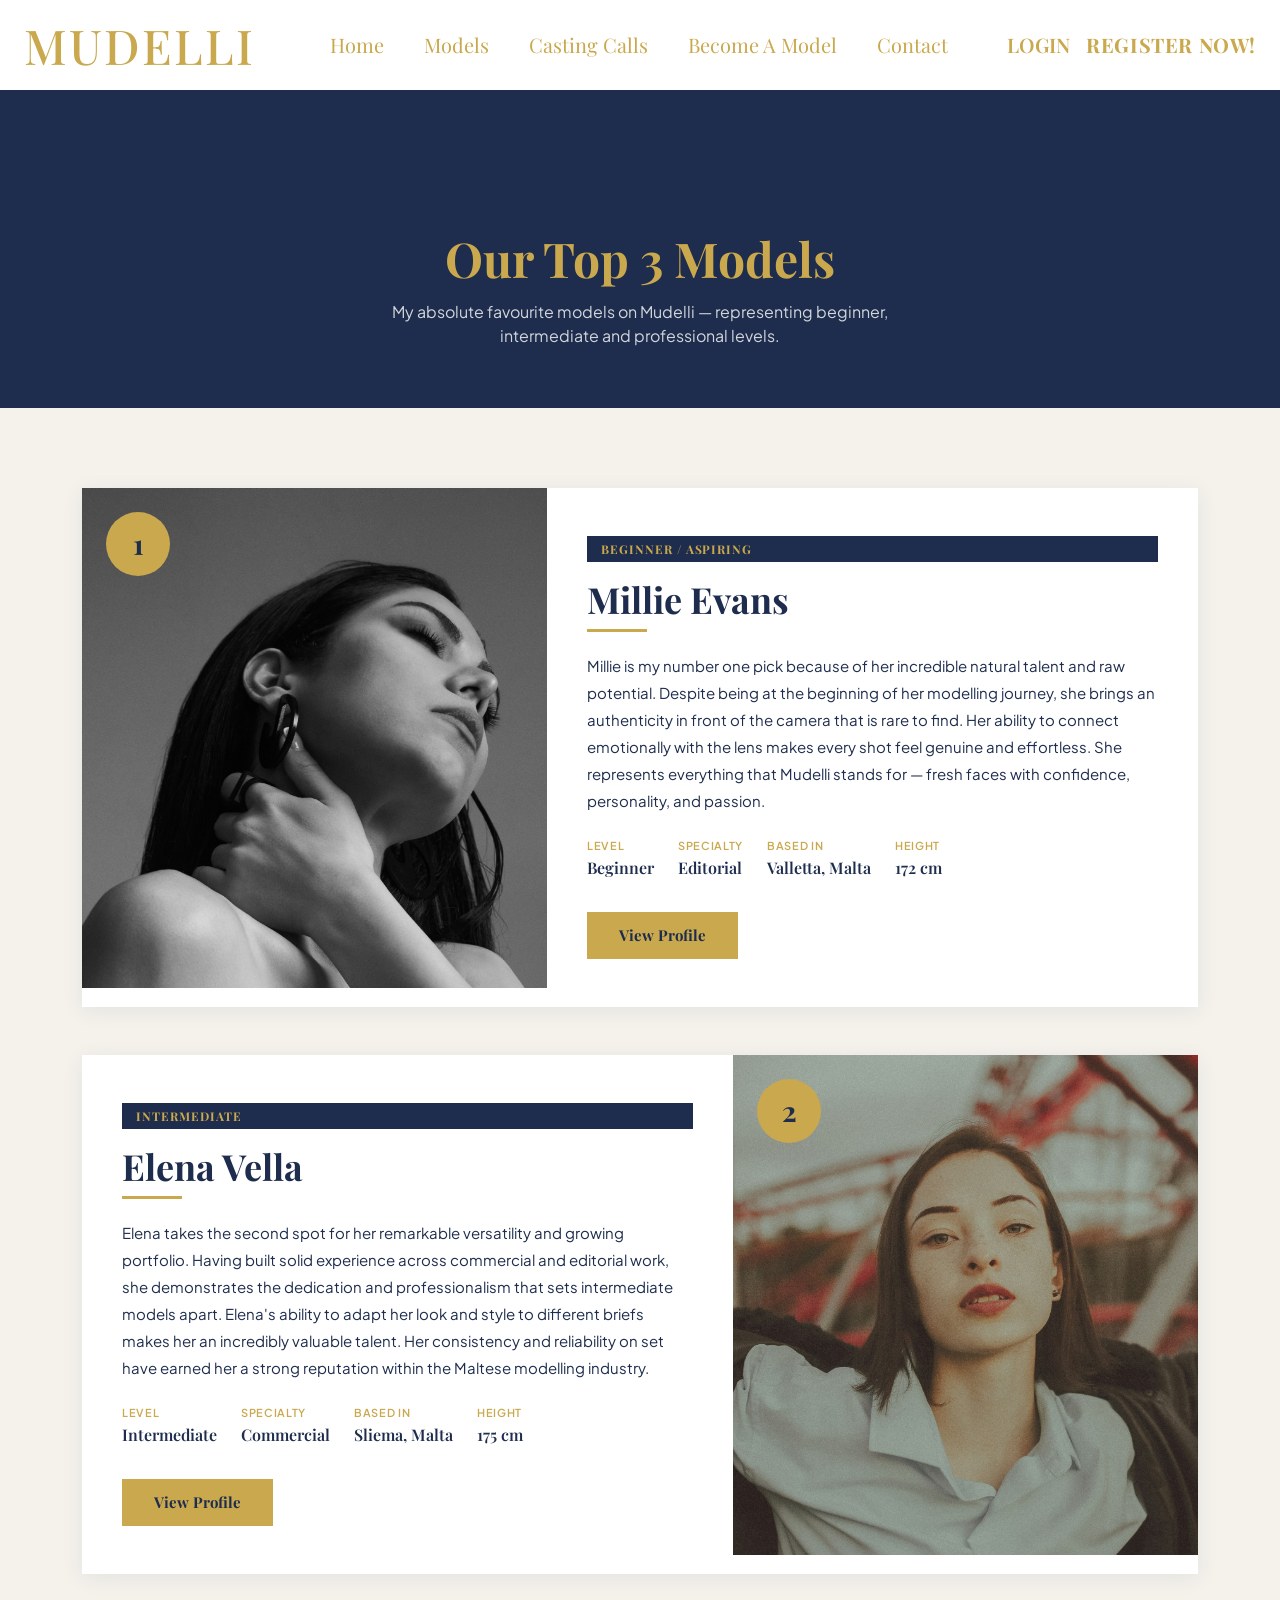
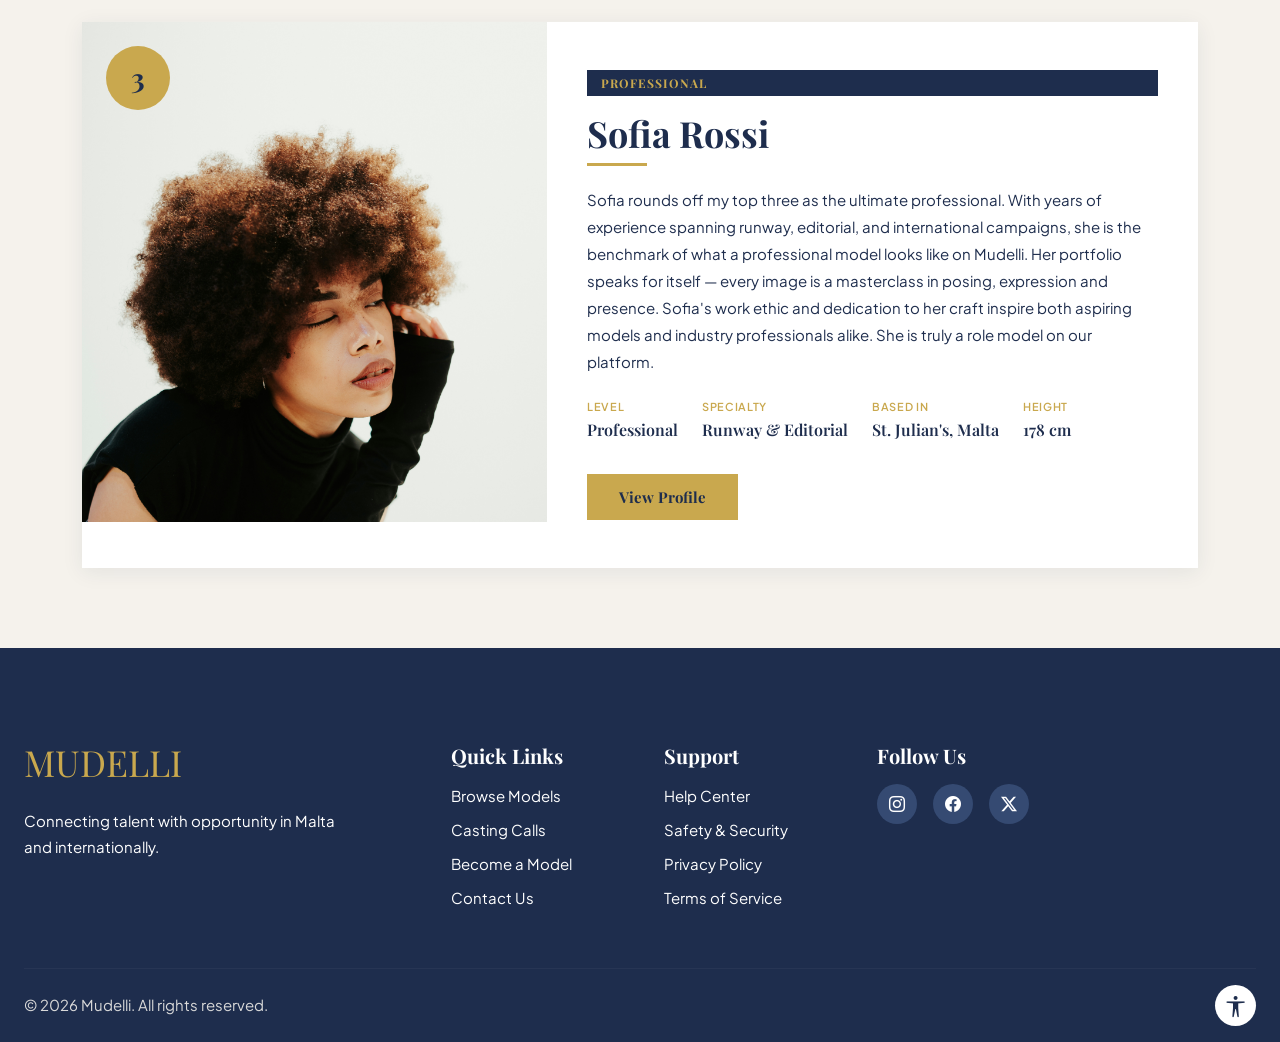
<file: top3.html>
<!DOCTYPE html>
<html lang="en">

<head>
  <meta charset="UTF-8" />
  <meta name="viewport" content="width=device-width, initial-scale=1.0" />
  <meta name="description" content="Mudelli Top 3 Models — our absolute favourite models on the platform." />
  <title>Top 3 Models — Mudelli</title>

  <!-- Bootstrap 5 CSS -->
  <link href="https://cdn.jsdelivr.net/npm/bootstrap@5.3.3/dist/css/bootstrap.min.css" rel="stylesheet"
    integrity="sha384-QWTKZyjpPEjISv5WaRU9OFeRpok6YctnYmDr5pNlyT2bRjXh0JMhjY6hW+ALEwIH" crossorigin="anonymous" />

  <!-- Bootstrap Icons -->
  <link href="https://cdn.jsdelivr.net/npm/bootstrap-icons@1.11.3/font/bootstrap-icons.min.css" rel="stylesheet" />

  <!-- Google Fonts -->
  <link rel="preconnect" href="https://fonts.googleapis.com" />
  <link rel="preconnect" href="https://fonts.gstatic.com" crossorigin />
  <link href="https://fonts.googleapis.com/css2?family=Playfair+Display:wght@400;500;600;700&family=Plus+Jakarta+Sans:wght@400;500;600&display=swap" rel="stylesheet" />

  <!-- My custom styles -->
  <link rel="stylesheet" href="css/style.css" />

  <style>
    /* white navbar for this page */
    .mudelli-nav { background-color: #ffffff !important; }

    /* Extra styles just for the top 3 page */

    /* Page header section */
    .top3-hero {
      background-color: var(--mud-navy);
      padding: 140px 0 60px;
      text-align: center;
    }

    .top3-hero h1 {
      font-family: 'Playfair Display', Georgia, serif;
      font-size: 48px;
      font-weight: 700;
      color: var(--mud-gold);
      margin-bottom: 12px;
    }

    .top3-hero p {
      font-family: 'Plus Jakarta Sans', sans-serif;
      font-size: 16px;
      color: rgba(255, 255, 255, 0.8);
      max-width: 500px;
      margin: 0 auto;
    }

    /* Main section background */
    .top3-section {
      background-color: var(--mud-cream);
      padding: 80px 0;
    }

    /* Each model card */
    .top3-card {
      background-color: #ffffff;
      box-shadow: 0 4px 20px rgba(30, 45, 77, 0.08);
      margin-bottom: 48px;
      overflow: hidden;
      transition: box-shadow 0.25s ease;
    }

    .top3-card:hover {
      box-shadow: 0 12px 40px rgba(30, 45, 77, 0.15);
    }

    /* The rank number badge */
    .rank-badge {
      position: absolute;
      top: 24px;
      left: 24px;
      width: 64px;
      height: 64px;
      border-radius: 50%;
      background-color: var(--mud-gold);
      display: flex;
      align-items: center;
      justify-content: center;
      font-family: 'Playfair Display', Georgia, serif;
      font-size: 28px;
      font-weight: 700;
      color: var(--mud-navy);
      z-index: 2;
    }

    /* Image wrapper so rank badge overlays it */
    .top3-img-wrap {
      position: relative;
    }

    /* The model photo */
    .top3-img {
      width: 100%;
      height: 500px;
      object-fit: cover;
      object-position: top center;
      display: block;
    }

    /* The content area next to the image */
    .top3-content {
      padding: 48px 40px;
      display: flex;
      flex-direction: column;
      justify-content: center;
    }

    /* The level badge — Beginner, Intermediate, Professional */
    .level-badge {
      display: inline-block;
      background-color: var(--mud-navy);
      color: var(--mud-gold);
      font-family: 'Playfair Display', Georgia, serif;
      font-size: 12px;
      font-weight: 700;
      letter-spacing: 0.08em;
      text-transform: uppercase;
      padding: 4px 14px;
      margin-bottom: 16px;
    }

    /* Model name */
    .top3-name {
      font-family: 'Playfair Display', Georgia, serif;
      font-size: 36px;
      font-weight: 700;
      color: var(--mud-navy);
      margin-bottom: 8px;
    }

    /* Gold divider line */
    .top3-divider {
      width: 60px;
      height: 3px;
      background-color: var(--mud-gold);
      margin-bottom: 20px;
    }

    /* Why I chose this model */
    .top3-reason {
      font-family: 'Plus Jakarta Sans', sans-serif;
      font-size: 15px;
      color: var(--mud-navy);
      line-height: 1.8;
      margin-bottom: 24px;
    }

    /* Stats row — height, experience etc */
    .top3-stats {
      display: flex;
      flex-wrap: wrap;
      gap: 24px;
      margin-bottom: 32px;
    }

    .top3-stat {
      display: flex;
      flex-direction: column;
    }

    .top3-stat-label {
      font-family: 'Plus Jakarta Sans', sans-serif;
      font-size: 11px;
      font-weight: 600;
      color: var(--mud-gold);
      text-transform: uppercase;
      letter-spacing: 0.06em;
      margin-bottom: 2px;
    }

    .top3-stat-value {
      font-family: 'Playfair Display', Georgia, serif;
      font-size: 16px;
      font-weight: 600;
      color: var(--mud-navy);
    }

    /* View profile button */
    .btn-top3 {
      display: inline-block;
      background-color: var(--mud-gold);
      color: var(--mud-navy);
      font-family: 'Playfair Display', Georgia, serif;
      font-size: 15px;
      font-weight: 700;
      padding: 12px 32px;
      border: none;
      border-radius: 0;
      text-decoration: none;
      transition: background-color 0.2s, color 0.2s;
      align-self: flex-start;
    }

    .btn-top3:hover,
    .btn-top3:focus {
      background-color: var(--mud-navy);
      color: var(--mud-gold);
    }

    /* Reverse layout for even cards — image on right */
    .top3-card.reverse .top3-img-wrap {
      order: 2;
    }

    .top3-card.reverse .top3-content {
      order: 1;
    }

    /* Mobile adjustments */
    @media (max-width: 767.98px) {
      .top3-img {
        height: 300px;
      }

      .top3-content {
        padding: 32px 24px;
      }

      .top3-name {
        font-size: 28px;
      }

      .top3-card.reverse .top3-img-wrap {
        order: 0;
      }
    }
  </style>
</head>

<body>

  <!-- Skip link for keyboard users -->
  <a class="skip-link visually-hidden-focusable" href="#main-content">Skip to main content</a>

  <!-- Main navigation bar — same on every page -->
  <header>
    <nav class="navbar navbar-expand-lg navbar-dark mudelli-nav" id="mainNav"
      aria-label="Main site navigation">
      <div class="container-xxl px-4">

        <!-- Logo -->
        <a class="navbar-brand mudelli-logo" href="index.html" aria-label="Mudelli homepage">
          MUDELLI
        </a>

        <!-- Mobile toggle -->
        <button class="navbar-toggler border-0" type="button" data-bs-toggle="collapse"
          data-bs-target="#navbarContent" aria-controls="navbarContent" aria-expanded="false"
          aria-label="Toggle navigation">
          <span class="navbar-toggler-icon"></span>
        </button>

        <!-- Nav links -->
        <div class="collapse navbar-collapse" id="navbarContent">
          <ul class="navbar-nav mx-auto gap-lg-4">
            <li class="nav-item"><a class="nav-link" href="index.html">Home</a></li>
            <li class="nav-item"><a class="nav-link" href="models.html">Models</a></li>
            <li class="nav-item"><a class="nav-link" href="casting-calls.html">Casting Calls</a></li>
            <li class="nav-item"><a class="nav-link" href="become-a-model.html">Become A Model</a></li>
            <li class="nav-item"><a class="nav-link" href="contact.html">Contact</a></li>
          </ul>
          <div class="d-flex align-items-center gap-3 mt-3 mt-lg-0">
            <a href="login.html" class="btn-nav-auth">LOGIN</a>
            <a href="login.html#register" class="btn-nav-auth btn-nav-register">REGISTER NOW!</a>
          </div>
        </div>
      </div>
    </nav>
  </header>

  <!-- Main content -->
  <main id="main-content">

    <!-- Page header banner -->
    <section class="top3-hero" aria-label="Top 3 models page header">
      <div class="container">
        <h1>Our Top 3 Models</h1>
        <p>My absolute favourite models on Mudelli — representing beginner, intermediate and professional levels.</p>
      </div>
    </section>

    <!-- Top 3 models section -->
    <section class="top3-section" aria-labelledby="top3-heading">
      <div class="container">

        <h2 id="top3-heading" class="visually-hidden">Top 3 model profiles</h2>

        <!-- 
          Model 1 — Millie Evans
          Ranked number 1, represents beginner / aspiring models
        -->
        <article class="top3-card" aria-label="Number 1 — Millie Evans">
          <div class="row g-0">

            <!-- Photo with rank badge -->
            <div class="col-md-5 top3-img-wrap">
              <div class="rank-badge" role="img" aria-label="Ranked number 1">1</div>
              <img
                src="images/model-millie1.jpg"
                alt="Millie Evans — top ranked model on Mudelli"
                class="top3-img"
                loading="eager" />
            </div>

            <!-- Model details -->
            <div class="col-md-7 top3-content">
              <span class="level-badge" role="img" aria-label="Level: Beginner">Beginner / Aspiring</span>
              <h3 class="top3-name">Millie Evans</h3>
              <div class="top3-divider" aria-hidden="true"></div>

              <p class="top3-reason">
                Millie is my number one pick because of her incredible natural talent and raw potential.
                Despite being at the beginning of her modelling journey, she brings an authenticity
                in front of the camera that is rare to find. Her ability to connect emotionally with
                the lens makes every shot feel genuine and effortless. She represents everything
                that Mudelli stands for — fresh faces with confidence, personality, and passion.
              </p>

              <div class="top3-stats" role="region" aria-label="Model details">
                <div class="top3-stat">
                  <span class="top3-stat-label">Level</span>
                  <span class="top3-stat-value">Beginner</span>
                </div>
                <div class="top3-stat">
                  <span class="top3-stat-label">Specialty</span>
                  <span class="top3-stat-value">Editorial</span>
                </div>
                <div class="top3-stat">
                  <span class="top3-stat-label">Based In</span>
                  <span class="top3-stat-value">Valletta, Malta</span>
                </div>
                <div class="top3-stat">
                  <span class="top3-stat-label">Height</span>
                  <span class="top3-stat-value">172 cm</span>
                </div>
              </div>

              <a href="model-profile-millie.html" class="btn-top3" aria-label="View Millie Evans full profile">
                View Profile
              </a>
            </div>

          </div>
        </article>

        <!-- 
          Model 2 — Elena Vella
          Ranked number 2, represents intermediate models
        -->
        <article class="top3-card reverse" aria-label="Number 2 — Elena Vella">
          <div class="row g-0">

            <!-- Photo with rank badge -->
            <div class="col-md-5 top3-img-wrap">
              <div class="rank-badge" role="img" aria-label="Ranked number 2">2</div>
              <img
                src="images/model-elena1.jpg"
                alt="Elena Vella — second ranked model on Mudelli"
                class="top3-img"
                loading="lazy" />
            </div>

            <!-- Model details -->
            <div class="col-md-7 top3-content">
              <span class="level-badge" role="img" aria-label="Level: Intermediate">Intermediate</span>
              <h3 class="top3-name">Elena Vella</h3>
              <div class="top3-divider" aria-hidden="true"></div>

              <p class="top3-reason">
                Elena takes the second spot for her remarkable versatility and growing portfolio.
                Having built solid experience across commercial and editorial work, she demonstrates
                the dedication and professionalism that sets intermediate models apart. Elena's
                ability to adapt her look and style to different briefs makes her an incredibly
                valuable talent. Her consistency and reliability on set have earned her a strong
                reputation within the Maltese modelling industry.
              </p>

              <div class="top3-stats" role="region" aria-label="Model details">
                <div class="top3-stat">
                  <span class="top3-stat-label">Level</span>
                  <span class="top3-stat-value">Intermediate</span>
                </div>
                <div class="top3-stat">
                  <span class="top3-stat-label">Specialty</span>
                  <span class="top3-stat-value">Commercial</span>
                </div>
                <div class="top3-stat">
                  <span class="top3-stat-label">Based In</span>
                  <span class="top3-stat-value">Sliema, Malta</span>
                </div>
                <div class="top3-stat">
                  <span class="top3-stat-label">Height</span>
                  <span class="top3-stat-value">175 cm</span>
                </div>
              </div>

              <a href="model-profile-elena.html" class="btn-top3" aria-label="View Elena Vella full profile">
                View Profile
              </a>
            </div>

          </div>
        </article>

        <!-- 
          Model 3 — Sofia Rossi
          Ranked number 3, represents professional models
        -->
        <article class="top3-card" aria-label="Number 3 — Sofia Rossi">
          <div class="row g-0">

            <!-- Photo with rank badge -->
            <div class="col-md-5 top3-img-wrap">
              <div class="rank-badge" role="img" aria-label="Ranked number 3">3</div>
              <img
                src="images/model-sofia1.jpg"
                alt="Sofia Rossi — third ranked model on Mudelli"
                class="top3-img"
                loading="lazy" />
            </div>

            <!-- Model details -->
            <div class="col-md-7 top3-content">
              <span class="level-badge" role="img" aria-label="Level: Professional">Professional</span>
              <h3 class="top3-name">Sofia Rossi</h3>
              <div class="top3-divider" aria-hidden="true"></div>

              <p class="top3-reason">
                Sofia rounds off my top three as the ultimate professional. With years of experience
                spanning runway, editorial, and international campaigns, she is the benchmark of
                what a professional model looks like on Mudelli. Her portfolio speaks for itself —
                every image is a masterclass in posing, expression and presence. Sofia's work ethic
                and dedication to her craft inspire both aspiring models and industry professionals
                alike. She is truly a role model on our platform.
              </p>

              <div class="top3-stats" role="region" aria-label="Model details">
                <div class="top3-stat">
                  <span class="top3-stat-label">Level</span>
                  <span class="top3-stat-value">Professional</span>
                </div>
                <div class="top3-stat">
                  <span class="top3-stat-label">Specialty</span>
                  <span class="top3-stat-value">Runway &amp; Editorial</span>
                </div>
                <div class="top3-stat">
                  <span class="top3-stat-label">Based In</span>
                  <span class="top3-stat-value">St. Julian's, Malta</span>
                </div>
                <div class="top3-stat">
                  <span class="top3-stat-label">Height</span>
                  <span class="top3-stat-value">178 cm</span>
                </div>
              </div>

              <a href="model-profile-sofia.html" class="btn-top3" aria-label="View Sofia Rossi full profile">
                View Profile
              </a>
            </div>

          </div>
        </article>

      </div>
    </section>

  </main>

  <!-- Footer — same on every page -->
  <footer class="mudelli-footer" aria-label="Site footer">
    <div class="container-xxl px-4">
      <div class="row g-5 py-5">

        <div class="col-lg-4 col-md-12">
          <a href="index.html" class="footer-logo d-inline-block mb-3">MUDELLI</a>
          <p class="footer-about">Connecting talent with opportunity in Malta and internationally.</p>
        </div>

        <div class="col-lg-2 col-md-4 col-6">
          <h2 class="footer-heading">Quick Links</h2>
          <nav aria-label="Footer quick links">
            <ul class="footer-links list-unstyled">
              <li><a href="models.html">Browse Models</a></li>
              <li><a href="casting-calls.html">Casting Calls</a></li>
              <li><a href="become-a-model.html">Become a Model</a></li>
              <li><a href="contact.html">Contact Us</a></li>
            </ul>
          </nav>
        </div>

        <div class="col-lg-2 col-md-4 col-6">
          <h2 class="footer-heading">Support</h2>
          <nav aria-label="Footer support links">
            <ul class="footer-links list-unstyled">
              <li><a href="#">Help Center</a></li>
              <li><a href="#">Safety &amp; Security</a></li>
              <li><a href="#">Privacy Policy</a></li>
              <li><a href="#">Terms of Service</a></li>
            </ul>
          </nav>
        </div>

        <div class="col-lg-4 col-md-4">
          <h2 class="footer-heading">Follow Us</h2>
          <div class="social-icons d-flex gap-3" role="list" aria-label="Social media links">
            <a href="#" class="social-icon" aria-label="Instagram">
              <i class="bi bi-instagram" aria-hidden="true"></i>
            </a>
            <a href="#" class="social-icon" aria-label="Facebook">
              <i class="bi bi-facebook" aria-hidden="true"></i>
            </a>
            <a href="#" class="social-icon" aria-label="X Twitter">
              <i class="bi bi-twitter-x" aria-hidden="true"></i>
            </a>
          </div>
        </div>

      </div>

      <hr class="footer-divider" aria-hidden="true" />

      <div class="d-flex flex-wrap justify-content-between align-items-center py-3 gap-3">
        <p class="footer-copyright mb-0">© 2026 Mudelli. All rights reserved.</p>
        <button class="accessibility-btn" type="button" aria-label="Open accessibility options">
          <i class="bi bi-universal-access" aria-hidden="true"></i>
        </button>
      </div>
    </div>
  </footer>

  <!-- Bootstrap JS -->
  <script src="https://cdn.jsdelivr.net/npm/bootstrap@5.3.3/dist/js/bootstrap.bundle.min.js"
    integrity="sha384-YvpcrYf0tY3lHB60NNkmXc4s9bIOgUxi8T/jzmA36oqMWERKf0aCMtX6tkTQlCiW"
    crossorigin="anonymous"></script>

  <!-- Navbar scroll effect -->
  <script>
    /* Makes the navbar turn navy when the user scrolls down */
    window.addEventListener('scroll', function () {
      var nav = document.getElementById('mainNav');
      if (nav) nav.classList.toggle('nav-scrolled', window.scrollY > 80);
    }, { passive: true });
  </script>

</body>
</html>
</file>
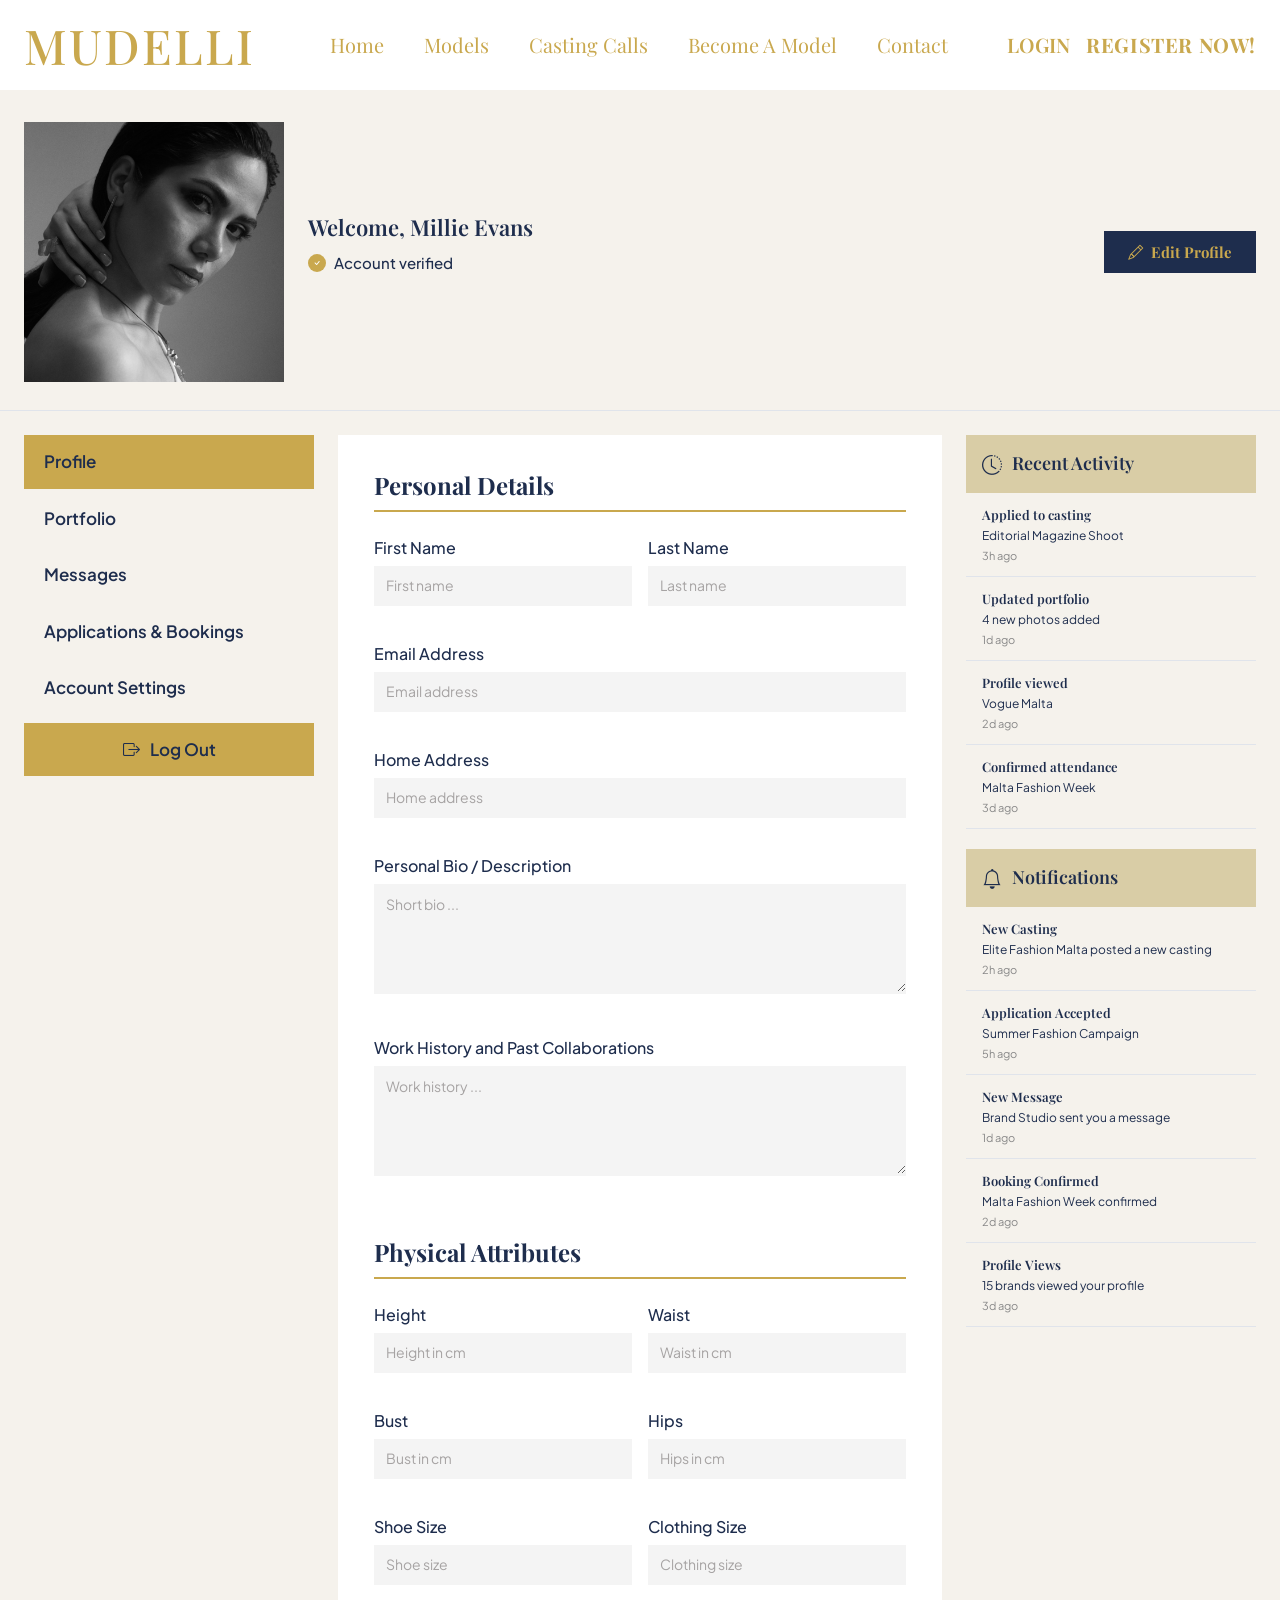
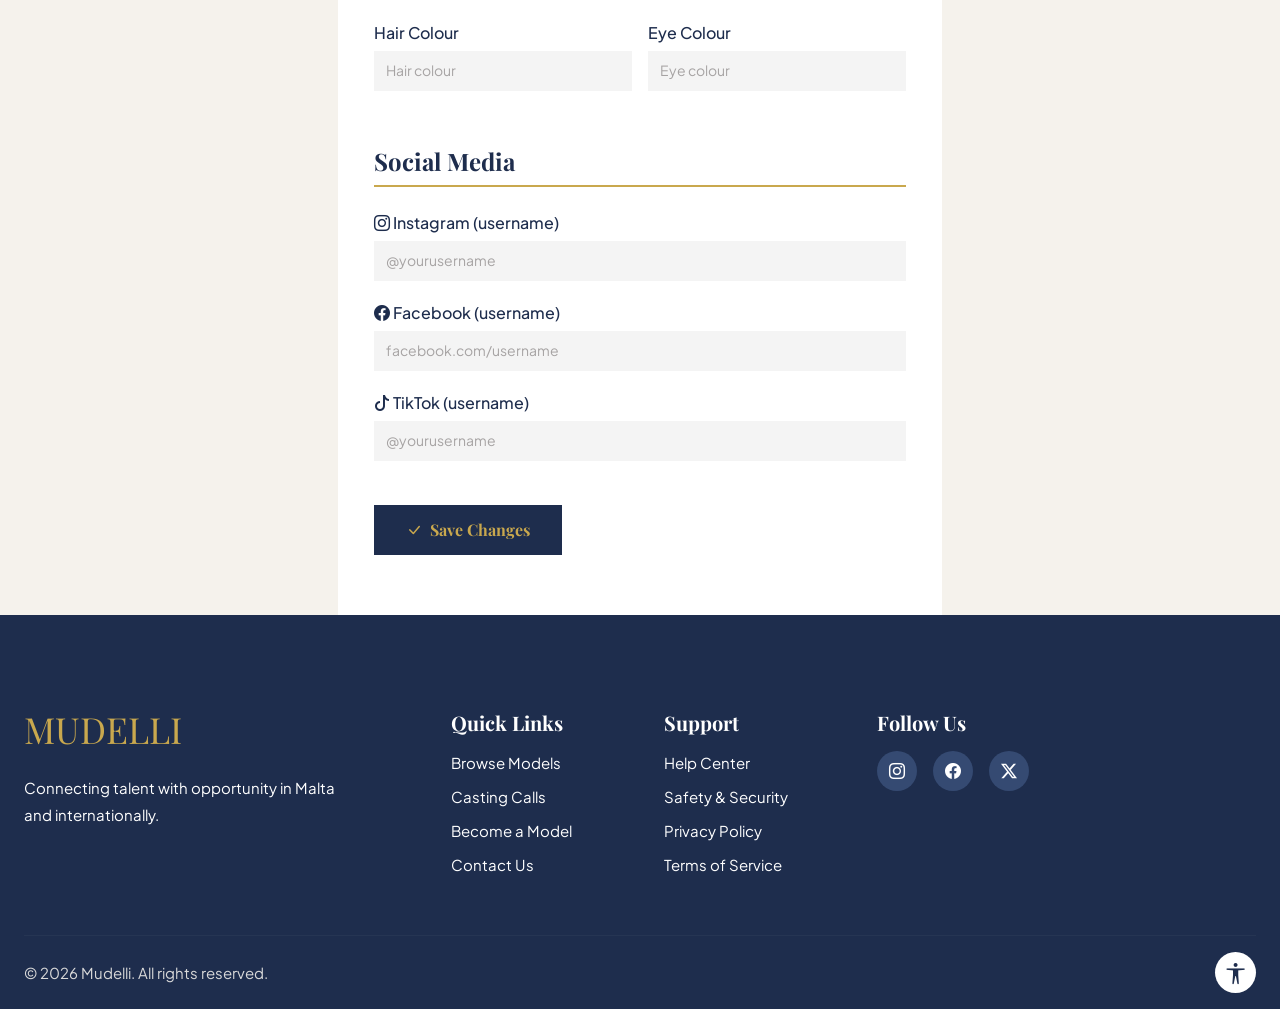
<file: user-dashboard.html>
<!DOCTYPE html>
<html lang="en">

<head>
  <meta charset="UTF-8" />
  <meta name="viewport" content="width=device-width, initial-scale=1.0" />

  <!-- This page is only for logged-in models to manage their profile -->
  <meta name="description"
    content="Mudelli model dashboard — manage your profile, portfolio, messages, and bookings." />

  <title>My Dashboard — Mudelli</title>

  <!-- Bootstrap 5 CSS for layout and utility classes -->
  <link href="https://cdn.jsdelivr.net/npm/bootstrap@5.3.3/dist/css/bootstrap.min.css" rel="stylesheet"
    integrity="sha384-QWTKZyjpPEjISv5WaRU9OFeRpok6YctnYmDr5pNlyT2bRjXh0JMhjY6hW+ALEwIH" crossorigin="anonymous" />

  <!-- Bootstrap Icons for the navigation and action icons -->
  <link href="https://cdn.jsdelivr.net/npm/bootstrap-icons@1.11.3/font/bootstrap-icons.min.css" rel="stylesheet" />

  <!-- Google Fonts: Playfair Display for headings, Plus Jakarta Sans for body text -->
  <link rel="preconnect" href="https://fonts.googleapis.com" />
  <link rel="preconnect" href="https://fonts.gstatic.com" crossorigin />
  <link
    href="https://fonts.googleapis.com/css2?family=Playfair+Display:ital,wght@0,400;0,500;0,600;0,700;0,800&family=Plus+Jakarta+Sans:wght@400;500;600&display=swap"
    rel="stylesheet" />

  <!-- The main site stylesheet with shared colours and fonts -->
  <link rel="stylesheet" href="css/style.css" />

  <!-- Styles that only apply to this dashboard page -->
  <style>
    /* white navbar for this page */
    .mudelli-nav { background-color: #ffffff !important; }

    /* The whole page sits on a cream background */
    .dashboard-page {
      background-color: var(--mud-cream);
      min-height: 100vh;
    }

    /*
     * PROFILE HEADER BANNER
     * The strip at the top showing the model's photo, name, and verified badge
     */
    .db-profile-header {
      background-color: var(--mud-cream);
      padding: 32px 0 28px;
      border-bottom: 1px solid var(--mud-light-gray);
    }

    /* The model's actual profile photo — square crop */
    .db-avatar-img {
      width: 260px;
      height: 260px;
      object-fit: cover;
      object-position: center center;
      display: block;
      flex-shrink: 0;
    }

    /* "Welcome, Millie Evans" greeting text */
    .db-welcome-name {
      font-family: var(--font-display);
      font-size: 22px;
      font-weight: 600;
      color: var(--mud-navy);
      margin-bottom: 8px;
    }

    /* The "Account verified" badge row */
    .db-verified {
      display: inline-flex;
      align-items: center;
      gap: 8px;
      font-family: var(--font-body);
      font-size: 15px;
      font-weight: 500;
      color: var(--mud-navy);
      margin-bottom: 16px;
    }

    /* Small gold circle with a tick inside it */
    .db-verified-dot {
      width: 18px;
      height: 18px;
      background-color: var(--mud-gold);
      border-radius: 50%;
      display: flex;
      align-items: center;
      justify-content: center;
      font-size: 10px;
      color: var(--mud-white);
      flex-shrink: 0;
    }

    /* Edit Profile button in the header — navy background, gold text */
    .btn-edit-profile-header {
      display: inline-flex;
      align-items: center;
      gap: 8px;
      background-color: var(--mud-navy);
      color: var(--mud-gold);
      font-family: var(--font-display);
      font-size: 15px;
      font-weight: 700;
      border: none;
      border-radius: 0;
      padding: 10px 24px;
      cursor: pointer;
      transition: opacity 0.2s;
      text-decoration: none;
    }

    .btn-edit-profile-header:hover,
    .btn-edit-profile-header:focus {
      opacity: 0.88;
      color: var(--mud-gold);
    }

    /*
     * SIDEBAR NAVIGATION
     * The left column of buttons that switch between dashboard sections
     */
    .db-sidebar {
      position: sticky;
      top: 80px;
    }

    /* Each sidebar menu button */
    .db-nav-link {
      display: block;
      width: 100%;
      padding: 14px 20px;
      font-family: var(--font-body);
      font-size: 17px;
      font-weight: 600;
      color: var(--mud-navy);
      background-color: var(--mud-cream);
      border: none;
      text-align: left;
      text-decoration: none;
      transition: background-color 0.15s;
      margin-bottom: 3px;
      cursor: pointer;
    }

    /* The currently selected sidebar button is highlighted gold */
    .db-nav-link.active {
      background-color: var(--mud-gold);
      color: var(--mud-navy);
    }

    /* Hovering shows a lighter gold tint */
    .db-nav-link:hover {
      background-color: #D9CDA6;
      color: var(--mud-navy);
    }

    /* The log out button at the bottom of the sidebar */
    .btn-logout {
      display: flex;
      align-items: center;
      justify-content: center;
      gap: 10px;
      width: 100%;
      background-color: var(--mud-gold);
      color: var(--mud-navy);
      font-family: var(--font-body);
      font-size: 17px;
      font-weight: 600;
      border: none;
      border-radius: 0;
      padding: 14px 20px;
      cursor: pointer;
      transition: opacity 0.2s;
      margin-top: 8px;
      text-decoration: none;
    }

    .btn-logout:hover,
    .btn-logout:focus {
      opacity: 0.88;
      color: var(--mud-navy);
    }

    /*
     * MAIN CONTENT CARD
     * The white card in the centre where each section's content appears
     */
    .db-main-card {
      background-color: var(--mud-white);
      padding: 36px;
      padding-bottom: 60px;
    }

    /* Section heading with a gold underline, used inside the content card */
    .db-section-title {
      font-family: var(--font-display);
      font-size: 24px;
      font-weight: 700;
      color: var(--mud-navy);
      padding-bottom: 10px;
      border-bottom: 2px solid var(--mud-gold);
      margin-bottom: 24px;
      margin-top: 36px;
    }

    .db-section-title:first-child {
      margin-top: 0;
    }

    /* Labels above each form input */
    .db-label {
      font-family: var(--font-body);
      font-size: 16px;
      font-weight: 500;
      color: var(--mud-navy);
      display: block;
      margin-bottom: 6px;
    }

    /* Single-line text inputs */
    .db-input {
      width: 100%;
      height: 40px;
      background-color: #F4F4F4;
      border: none;
      border-bottom: 2px solid transparent;
      padding: 8px 12px;
      font-family: var(--font-body);
      font-size: 14px;
      font-weight: 500;
      color: var(--mud-navy);
      transition: border-color 0.2s;
    }

    /* Taller textarea for bios and longer text */
    .db-textarea {
      width: 100%;
      height: 110px;
      background-color: #F4F4F4;
      border: none;
      border-bottom: 2px solid transparent;
      padding: 10px 12px;
      font-family: var(--font-body);
      font-size: 14px;
      font-weight: 500;
      color: var(--mud-navy);
      resize: vertical;
      transition: border-color 0.2s;
    }

    /* Gold underline appears when a field is focused */
    .db-input:focus,
    .db-textarea:focus {
      outline: none;
      border-bottom-color: var(--mud-gold);
      box-shadow: var(--focus-ring);
    }

    .db-input::placeholder,
    .db-textarea::placeholder {
      color: #A6A3A3;
      font-weight: 400;
    }

    /* Spacing below each label + input pair */
    .db-field {
      margin-bottom: 20px;
    }

    /* Save/submit button inside forms — navy with gold text */
    .btn-save {
      display: inline-flex;
      align-items: center;
      gap: 8px;
      background-color: var(--mud-navy);
      color: var(--mud-gold);
      font-family: var(--font-display);
      font-size: 16px;
      font-weight: 700;
      border: none;
      border-radius: 0;
      padding: 13px 32px;
      cursor: pointer;
      transition: opacity 0.2s;
      margin-top: 24px;
    }

    .btn-save:hover,
    .btn-save:focus {
      opacity: 0.88;
      color: var(--mud-gold);
    }

    /*
     * PORTFOLIO SECTION
     * A grid of photo placeholders the model can upload images to
     */
    .db-portfolio-card {
      background-color: var(--mud-light-gray);
      height: 160px;
      display: flex;
      flex-direction: column;
      align-items: center;
      justify-content: center;
      gap: 8px;
      color: var(--mud-navy);
      font-family: var(--font-body);
      font-size: 13px;
      cursor: pointer;
      transition: background-color 0.15s;
    }

    .db-portfolio-card:hover {
      background-color: #D9CDA6;
    }

    .db-portfolio-card i {
      font-size: 28px;
    }

    /*
     * MESSAGES SECTION
     * Each message is shown as a card with an envelope icon, title, timestamp, and preview
     */

    /* Search bar at the top of the messages list */
    .db-msg-search-wrap {
      position: relative;
      margin-bottom: 20px;
    }

    .db-msg-search-wrap i {
      position: absolute;
      left: 12px;
      top: 50%;
      transform: translateY(-50%);
      color: #999;
      font-size: 15px;
      pointer-events: none;
    }

    .db-msg-search {
      width: 100%;
      height: 40px;
      background-color: #F4F4F4;
      border: none;
      border-bottom: 2px solid transparent;
      padding: 8px 12px 8px 36px;
      font-family: var(--font-body);
      font-size: 14px;
      color: var(--mud-navy);
      transition: border-color 0.2s;
    }

    .db-msg-search:focus {
      outline: none;
      border-bottom-color: var(--mud-gold);
    }

    .db-msg-search::placeholder {
      color: #A6A3A3;
    }

    /* Each message card */
    .db-message-item {
      display: flex;
      align-items: flex-start;
      gap: 14px;
      padding: 16px;
      margin-bottom: 12px;
      border-left: 4px solid var(--mud-light-gray);
      background-color: #fafafa;
    }

    /* Unread messages get a gold left border */
    .db-message-item.unread {
      border-left-color: var(--mud-gold);
      background-color: var(--mud-white);
    }

    /* Circular envelope icon */
    .db-msg-icon {
      width: 44px;
      height: 44px;
      border-radius: 50%;
      display: flex;
      align-items: center;
      justify-content: center;
      font-size: 18px;
      flex-shrink: 0;
      background-color: var(--mud-light-gray);
      color: #888;
    }

    /* Gold icon for unread messages */
    .db-message-item.unread .db-msg-icon {
      background-color: var(--mud-gold);
      color: var(--mud-navy);
    }

    /* The area to the right of the icon */
    .db-msg-body {
      flex: 1;
      min-width: 0;
    }

    /* Title and timestamp on the same row */
    .db-msg-header {
      display: flex;
      align-items: baseline;
      justify-content: space-between;
      gap: 8px;
      margin-bottom: 5px;
    }

    .db-msg-sender {
      font-family: var(--font-display);
      font-size: 15px;
      font-weight: 600;
      color: var(--mud-navy);
      margin: 0;
      white-space: nowrap;
      overflow: hidden;
      text-overflow: ellipsis;
    }

    .db-msg-time {
      font-family: var(--font-body);
      font-size: 11px;
      color: #999;
      margin: 0;
      white-space: nowrap;
      flex-shrink: 0;
    }

    .db-msg-preview {
      font-family: var(--font-body);
      font-size: 13px;
      color: #555;
      margin: 0;
      white-space: nowrap;
      overflow: hidden;
      text-overflow: ellipsis;
    }

    /*
     * APPLICATIONS & BOOKINGS 
     * Shows each casting the model has applied to and its current status
     */
    .db-table {
      width: 100%;
      border-collapse: collapse;
      font-family: var(--font-body);
      font-size: 14px;
    }

    .db-table th {
      font-family: var(--font-display);
      font-size: 13px;
      font-weight: 700;
      color: var(--mud-navy);
      background-color: var(--mud-cream);
      padding: 10px 14px;
      text-align: left;
      border-bottom: 2px solid var(--mud-gold);
    }

    .db-table td {
      padding: 12px 14px;
      color: var(--mud-navy);
      border-bottom: 1px solid var(--mud-light-gray);
    }

    /* Colour-coded status badges */
    .db-badge {
      display: inline-block;
      padding: 3px 10px;
      font-family: var(--font-body);
      font-size: 12px;
      font-weight: 600;
    }

    .db-badge-applied   { background-color: var(--mud-light-gray); color: var(--mud-navy); }
    .db-badge-accepted  { background-color: #d4edda; color: #155724; }
    .db-badge-confirmed { background-color: var(--mud-gold); color: var(--mud-navy); }
    .db-badge-pending   { background-color: #fff3cd; color: #856404; }

    /*
     * RIGHT PANEL — RECENT ACTIVITY and NOTIFICATIONS
     * Shows what has happened recently on the model's account
     */
    .db-panel {
      position: sticky;
      top: 80px;
    }

    /* Coloured header bar at the top of each panel section */
    .db-panel-header {
      display: flex;
      align-items: center;
      gap: 10px;
      background-color: #D9CDA6;
      padding: 14px 16px;
    }

    .db-panel-title {
      font-family: var(--font-display);
      font-size: 18px;
      font-weight: 600;
      color: var(--mud-navy);
      margin: 0;
    }

    .db-panel-icon {
      font-size: 20px;
      color: var(--mud-navy);
    }

    /* Each individual activity or notification row */
    .db-panel-item {
      background-color: var(--mud-cream);
      padding: 12px 16px;
      border-bottom: 1px solid var(--mud-light-gray);
    }

    .db-item-title {
      font-family: var(--font-display);
      font-size: 13px;
      font-weight: 600;
      color: var(--mud-navy);
      margin-bottom: 2px;
    }

    .db-item-detail {
      font-family: var(--font-body);
      font-size: 12px;
      color: var(--mud-navy);
      margin-bottom: 3px;
    }

    .db-item-time {
      font-family: var(--font-body);
      font-size: 11px;
      color: #888;
      margin: 0;
    }

    .db-panel-section {
      margin-bottom: 20px;
    }

    /*
     * RESPONSIVE — columns stack vertically on smaller screens
     */
    @media (max-width: 991px) {
      .db-sidebar { position: static; margin-bottom: 24px; }
      .db-panel   { position: static; margin-top: 24px; }
      .db-main-card { padding: 24px 16px 60px; }
      .db-avatar-img { width: 160px; height: 160px; }
    }

    @media (max-width: 575px) {
      .db-welcome-name { font-size: 18px; }
      .db-nav-link { font-size: 15px; padding: 12px 16px; }
      .btn-save { width: 100%; justify-content: center; }
    }

    /*
     * MANAGE ACCOUNT
     * Box at the bottom of Account Settings for deactivating or deleting the account
     */
    .db-danger-zone {
      border: 2px solid var(--mud-light-gray);
      padding: 28px;
      margin-top: 40px;
      margin-bottom: 0;
    }

    /* "Manage Account" section heading */
    .db-danger-title {
      font-family: var(--font-display);
      font-size: 20px;
      font-weight: 700;
      color: var(--mud-navy);
      margin-bottom: 6px;
    }

    /* Small description under the heading */
    .db-danger-desc {
      font-family: var(--font-body);
      font-size: 14px;
      color: #555;
      margin-bottom: 24px;
    }

    /* Each option row — label on the left, button on the right */
    .db-danger-row {
      display: flex;
      align-items: flex-start;
      justify-content: space-between;
      gap: 20px;
      padding: 16px 0;
      border-top: 1px solid #f0c8c5;
      flex-wrap: wrap;
    }

    /* The text explaining what the action does */
    .db-danger-info-title {
      font-family: var(--font-display);
      font-size: 15px;
      font-weight: 600;
      color: var(--mud-navy);
      margin-bottom: 4px;
    }

    .db-danger-info-text {
      font-family: var(--font-body);
      font-size: 13px;
      color: #666;
      margin: 0;
    }

    /* Deactivate button — outlined style, less alarming */
    .btn-deactivate {
      display: inline-flex;
      align-items: center;
      gap: 8px;
      background-color: var(--mud-white);
      color: #c0392b;
      font-family: var(--font-display);
      font-size: 14px;
      font-weight: 700;
      border: 2px solid #c0392b;
      border-radius: 0;
      padding: 10px 20px;
      cursor: pointer;
      transition: background-color 0.2s, color 0.2s;
      white-space: nowrap;
      flex-shrink: 0;
    }

    .btn-deactivate:hover,
    .btn-deactivate:focus {
      background-color: #c0392b;
      color: var(--mud-white);
    }

    /* Delete button — solid red, most alarming */
    .btn-delete-account {
      display: inline-flex;
      align-items: center;
      gap: 8px;
      background-color: #c0392b;
      color: var(--mud-white);
      font-family: var(--font-display);
      font-size: 14px;
      font-weight: 700;
      border: 2px solid #c0392b;
      border-radius: 0;
      padding: 10px 20px;
      cursor: pointer;
      transition: opacity 0.2s;
      white-space: nowrap;
      flex-shrink: 0;
    }

    .btn-delete-account:hover,
    .btn-delete-account:focus {
      opacity: 0.85;
      color: var(--mud-white);
    }

  </style>

</head>

<body>

  <!-- This link lets keyboard users skip the navbar and jump straight to the dashboard -->
  <a class="skip-link visually-hidden-focusable" href="#main-content">Skip to main content</a>

  <!-- The fixed navigation bar at the top of every page -->
  <header>
    <nav class="navbar navbar-expand-lg navbar-dark mudelli-nav" id="mainNav"
      aria-label="Main site navigation">
      <div class="container-xxl px-4">

        <!-- The Mudelli logo — clicking it goes back to the homepage -->
        <a class="navbar-brand mudelli-logo" href="index.html" aria-label="Mudelli — return to homepage">
          MUDELLI
        </a>

        <!-- Hamburger button that shows the menu on small screens -->
        <button class="navbar-toggler border-0" type="button" data-bs-toggle="collapse"
          data-bs-target="#navbarContent" aria-controls="navbarContent" aria-expanded="false"
          aria-label="Toggle main navigation menu">
          <span class="navbar-toggler-icon"></span>
        </button>

        <!-- The navigation links — none are marked active because the dashboard is not in the main nav -->
        <div class="collapse navbar-collapse" id="navbarContent">

          <ul class="navbar-nav mx-auto gap-lg-4">
            <li class="nav-item">
              <a class="nav-link" href="index.html">Home</a>
            </li>
            <li class="nav-item">
              <a class="nav-link" href="models.html">Models</a>
            </li>
            <li class="nav-item">
              <a class="nav-link" href="casting-calls.html">Casting Calls</a>
            </li>
            <li class="nav-item">
              <a class="nav-link" href="become-a-model.html">Become A Model</a>
            </li>
            <li class="nav-item">
              <a class="nav-link" href="contact.html">Contact</a>
            </li>
          </ul>

          <!-- Login and register buttons on the right of the navbar -->
          <div class="d-flex align-items-center gap-3 mt-3 mt-lg-0">
            <a href="login.html" class="btn-nav-auth" aria-label="Log in to your Mudelli account">LOGIN</a>
            <a href="login.html#register" class="btn-nav-auth btn-nav-register"
              aria-label="Create a new Mudelli account">REGISTER NOW!</a>
          </div>

        </div>
        <!--
            end of navbar collapse
        -->
      </div>
      <!--
          end of navbar container
        -->
    </nav>
  </header>


  <!-- The main dashboard page — only shown to logged-in models -->
  <div class="dashboard-page">
    <main id="main-content">

      <!--
          PROFILE HEADER BANNER
          Shows Millie's photo on the left, her name and verified badge
          in the middle, and an Edit Profile button on the right
      -->
      <section class="db-profile-header" aria-label="Model profile header">
        <div class="container-xxl px-4">
          <div class="d-flex align-items-center justify-content-between gap-4 flex-wrap">

            <!-- Millie's actual profile photo, cropped to a square -->
            <img
              src="images/model-millie7.jpg"
              alt="Profile photo of Millie Evans"
              class="db-avatar-img" />

            <!-- Welcome message and verified badge — sits in the middle -->
            <div class="flex-grow-1">
              <h1 class="db-welcome-name">Welcome, Millie Evans</h1>

              <!--
                  The verified badge means Mudelli has confirmed
                  this is a real, approved model account
              -->
              <div class="db-verified" role="status" aria-label="Account verified">
                <span class="db-verified-dot" aria-hidden="true">
                  <i class="bi bi-check" aria-hidden="true"></i>
                </span>
                Account verified
              </div>
            </div>

            <!--
                Edit Profile button — pushed to the far right by justify-content-between.
                Clicking it switches the main content to the Profile section.
            -->
            <button class="btn-edit-profile-header" id="header-edit-btn"
              aria-label="Go to your profile to edit your details">
              <i class="bi bi-pencil" aria-hidden="true"></i>
              Edit Profile
            </button>

          </div>
        </div>
      </section>


      <!--
          DASHBOARD BODY — three columns:
          left sidebar for navigation, centre for content, right for activity
      -->
      <section class="pt-4 pb-5" aria-label="Dashboard body">
        <div class="container-xxl px-4">
          <div class="row g-4 align-items-start">


            <!--
                LEFT SIDEBAR
                Buttons that switch between the different sections
                of the dashboard. Clicking one highlights it in gold
                and shows its content in the centre column.
            -->
            <aside class="col-lg-3" aria-label="Dashboard navigation">
              <nav class="db-sidebar" aria-label="Dashboard sections">

                <!-- Each button has a data-section value that matches a section ID below -->
                <button class="db-nav-link active" data-section="profile"
                  aria-current="true" aria-label="Go to Profile section">
                  Profile
                </button>
                <button class="db-nav-link" data-section="portfolio"
                  aria-label="Go to Portfolio section">
                  Portfolio
                </button>
                <button class="db-nav-link" data-section="messages"
                  aria-label="Go to Messages section">
                  Messages
                </button>
                <button class="db-nav-link" data-section="applications"
                  aria-label="Go to Applications and Bookings section">
                  Applications &amp; Bookings
                </button>
                <button class="db-nav-link" data-section="settings"
                  aria-label="Go to Account Settings section">
                  Account Settings
                </button>

                <!-- Log Out takes the model back to the login page -->
                <a href="login.html" class="btn-logout" aria-label="Log out of your Mudelli account">
                  <i class="bi bi-box-arrow-right" aria-hidden="true"></i>
                  Log Out
                </a>

              </nav>
            </aside>


            <!--
                CENTRE COLUMN — shows the content for whichever
                sidebar section the model has clicked on.
                Only one section is visible at a time.
            -->
            <div class="col-lg-6" id="dashboard-content">


              <!-- ================================================
                   PROFILE SECTION
                   The model's personal details, measurements,
                   and social media links — visible by default
                   ================================================ -->
              <div id="section-profile" class="db-section-content">
                <div class="db-main-card">
                  <form action="#" method="post" novalidate aria-label="Edit your profile">

                    <!--
                        PERSONAL DETAILS
                        Basic information like name, email, address, and a short bio
                    -->
                    <h2 class="db-section-title">Personal Details</h2>

                    <div class="row g-3">

                      <div class="col-sm-6">
                        <div class="db-field">
                          <label class="db-label" for="db-first-name">First Name</label>
                          <input class="db-input" type="text" id="db-first-name" name="first_name"
                            placeholder="First name" autocomplete="given-name" />
                        </div>
                      </div>

                      <div class="col-sm-6">
                        <div class="db-field">
                          <label class="db-label" for="db-last-name">Last Name</label>
                          <input class="db-input" type="text" id="db-last-name" name="last_name"
                            placeholder="Last name" autocomplete="family-name" />
                        </div>
                      </div>

                      <div class="col-12">
                        <div class="db-field">
                          <label class="db-label" for="db-email">Email Address</label>
                          <input class="db-input" type="email" id="db-email" name="email"
                            placeholder="Email address" autocomplete="email" />
                        </div>
                      </div>

                      <div class="col-12">
                        <div class="db-field">
                          <label class="db-label" for="db-address">Home Address</label>
                          <input class="db-input" type="text" id="db-address" name="address"
                            placeholder="Home address" autocomplete="on" />
                        </div>
                      </div>

                      <div class="col-12">
                        <div class="db-field">
                          <label class="db-label" for="db-bio">Personal Bio / Description</label>
                          <!-- The model writes a short description about themselves here -->
                          <textarea class="db-textarea" id="db-bio" name="bio"
                            placeholder="Short bio ..."></textarea>
                        </div>
                      </div>

                      <div class="col-12">
                        <div class="db-field">
                          <label class="db-label" for="db-work-history">Work History and Past Collaborations</label>
                          <!-- The model lists brands and shoots they have worked on before -->
                          <textarea class="db-textarea" id="db-work-history" name="work_history"
                            placeholder="Work history ..."></textarea>
                        </div>
                      </div>

                    </div>

                    <!--
                        PHYSICAL ATTRIBUTES
                        Body measurements used by agencies to match models to roles
                    -->
                    <h2 class="db-section-title">Physical Attributes</h2>

                    <div class="row g-3">

                      <div class="col-sm-6">
                        <div class="db-field">
                          <label class="db-label" for="db-height">Height</label>
                          <input class="db-input" type="text" id="db-height" name="height"
                            placeholder="Height in cm" />
                        </div>
                      </div>

                      <div class="col-sm-6">
                        <div class="db-field">
                          <label class="db-label" for="db-waist">Waist</label>
                          <input class="db-input" type="text" id="db-waist" name="waist"
                            placeholder="Waist in cm" />
                        </div>
                      </div>

                      <div class="col-sm-6">
                        <div class="db-field">
                          <label class="db-label" for="db-bust">Bust</label>
                          <input class="db-input" type="text" id="db-bust" name="bust"
                            placeholder="Bust in cm" />
                        </div>
                      </div>

                      <div class="col-sm-6">
                        <div class="db-field">
                          <label class="db-label" for="db-hips">Hips</label>
                          <input class="db-input" type="text" id="db-hips" name="hips"
                            placeholder="Hips in cm" />
                        </div>
                      </div>

                      <div class="col-sm-6">
                        <div class="db-field">
                          <label class="db-label" for="db-shoe-size">Shoe Size</label>
                          <input class="db-input" type="text" id="db-shoe-size" name="shoe_size"
                            placeholder="Shoe size" />
                        </div>
                      </div>

                      <div class="col-sm-6">
                        <div class="db-field">
                          <label class="db-label" for="db-clothing-size">Clothing Size</label>
                          <input class="db-input" type="text" id="db-clothing-size" name="clothing_size"
                            placeholder="Clothing size" />
                        </div>
                      </div>

                      <div class="col-sm-6">
                        <div class="db-field">
                          <label class="db-label" for="db-hair">Hair Colour</label>
                          <input class="db-input" type="text" id="db-hair" name="hair_colour"
                            placeholder="Hair colour" />
                        </div>
                      </div>

                      <div class="col-sm-6">
                        <div class="db-field">
                          <label class="db-label" for="db-eyes">Eye Colour</label>
                          <input class="db-input" type="text" id="db-eyes" name="eye_colour"
                            placeholder="Eye colour" />
                        </div>
                      </div>

                    </div>

                    <!--
                        SOCIAL MEDIA
                        Usernames so agencies can find the model's social pages
                    -->
                    <h2 class="db-section-title">Social Media</h2>

                    <div class="db-field">
                      <label class="db-label" for="db-instagram">
                        <i class="bi bi-instagram" aria-hidden="true"></i>
                        Instagram (username)
                      </label>
                      <input class="db-input" type="text" id="db-instagram" name="instagram"
                        placeholder="@yourusername" />
                    </div>

                    <div class="db-field">
                      <label class="db-label" for="db-facebook">
                        <i class="bi bi-facebook" aria-hidden="true"></i>
                        Facebook (username)
                      </label>
                      <input class="db-input" type="text" id="db-facebook" name="facebook"
                        placeholder="facebook.com/username" />
                    </div>

                    <div class="db-field">
                      <label class="db-label" for="db-tiktok">
                        <i class="bi bi-tiktok" aria-hidden="true"></i>
                        TikTok (username)
                      </label>
                      <input class="db-input" type="text" id="db-tiktok" name="tiktok"
                        placeholder="@yourusername" />
                    </div>

                    <!-- This button saves all the changes the model has made -->
                    <button type="submit" class="btn-save" aria-label="Save your profile changes">
                      <i class="bi bi-check-lg" aria-hidden="true"></i>
                      Save Changes
                    </button>

                  </form>
                </div>
              </div>
              <!-- end of profile section -->


              <!-- ================================================
                   PORTFOLIO SECTION
                   A photo grid where the model uploads their best shots.
                   Hidden until the model clicks Portfolio in the sidebar.
                   ================================================ -->
              <div id="section-portfolio" class="db-section-content" style="display:none;">
                <div class="db-main-card">

                  <h2 class="db-section-title">My Portfolio</h2>
                  <p style="font-family:var(--font-body);font-size:15px;color:var(--mud-navy);margin-bottom:24px;">
                    Upload your best photos here. Agencies and brands will see these when they view
                    your profile. You can add up to 20 photos.
                  </p>

                  <!--
                      Six photo slots — the grey boxes are where photos will appear
                      once the model uploads them
                  -->
                  <div class="row g-3 mb-4">
                    <div class="col-6 col-md-4">
                      <div class="db-portfolio-card" role="button" tabindex="0"
                        aria-label="Upload portfolio photo 1">
                        <i class="bi bi-plus-lg" aria-hidden="true"></i>
                        <span>Add photo</span>
                      </div>
                    </div>
                    <div class="col-6 col-md-4">
                      <div class="db-portfolio-card" role="button" tabindex="0"
                        aria-label="Upload portfolio photo 2">
                        <i class="bi bi-plus-lg" aria-hidden="true"></i>
                        <span>Add photo</span>
                      </div>
                    </div>
                    <div class="col-6 col-md-4">
                      <div class="db-portfolio-card" role="button" tabindex="0"
                        aria-label="Upload portfolio photo 3">
                        <i class="bi bi-plus-lg" aria-hidden="true"></i>
                        <span>Add photo</span>
                      </div>
                    </div>
                    <div class="col-6 col-md-4">
                      <div class="db-portfolio-card" role="button" tabindex="0"
                        aria-label="Upload portfolio photo 4">
                        <i class="bi bi-plus-lg" aria-hidden="true"></i>
                        <span>Add photo</span>
                      </div>
                    </div>
                    <div class="col-6 col-md-4">
                      <div class="db-portfolio-card" role="button" tabindex="0"
                        aria-label="Upload portfolio photo 5">
                        <i class="bi bi-plus-lg" aria-hidden="true"></i>
                        <span>Add photo</span>
                      </div>
                    </div>
                    <div class="col-6 col-md-4">
                      <div class="db-portfolio-card" role="button" tabindex="0"
                        aria-label="Upload portfolio photo 6">
                        <i class="bi bi-plus-lg" aria-hidden="true"></i>
                        <span>Add photo</span>
                      </div>
                    </div>
                  </div>

                  <!-- Button to open the file picker and upload photos -->
                  <button class="btn-save" type="button" aria-label="Upload photos to your portfolio">
                    <i class="bi bi-upload" aria-hidden="true"></i>
                    Upload Photos
                  </button>

                </div>
              </div>
              <!-- end of portfolio section -->


              <!-- ================================================
                   MESSAGES SECTION
                   Conversations with agencies and brands.
                   Hidden until the model clicks Messages in the sidebar.
                   ================================================ -->
              <div id="section-messages" class="db-section-content" style="display:none;">
                <div class="db-main-card">

                  <h2 class="db-section-title">Messages</h2>

                  <!-- Search bar so the model can find a specific message -->
                  <div class="db-msg-search-wrap">
                    <i class="bi bi-search" aria-hidden="true"></i>
                    <input class="db-msg-search" type="search" placeholder="Search messages…"
                      aria-label="Search messages" />
                  </div>

                  <!--
                      Gold left border and gold envelope = unread message.
                      Grey left border and grey envelope = already read.
                  -->

                  <!-- Unread — Follow-up -->
                  <div class="db-message-item unread" role="article" aria-label="Unread message: Follow-up">
                    <div class="db-msg-icon" aria-hidden="true">
                      <i class="bi bi-envelope-fill"></i>
                    </div>
                    <div class="db-msg-body">
                      <div class="db-msg-header">
                        <p class="db-msg-sender">Follow-up</p>
                        <p class="db-msg-time">2 hours ago</p>
                      </div>
                      <p class="db-msg-preview">Just following up on your application for the summer campaign shoot...</p>
                    </div>
                  </div>

                  <!-- Unread — Booking Confirmation -->
                  <div class="db-message-item unread" role="article" aria-label="Unread message: Booking Confirmation">
                    <div class="db-msg-icon" aria-hidden="true">
                      <i class="bi bi-envelope-fill"></i>
                    </div>
                    <div class="db-msg-body">
                      <div class="db-msg-header">
                        <p class="db-msg-sender">Booking Confirmation</p>
                        <p class="db-msg-time">5 hours ago</p>
                      </div>
                      <p class="db-msg-preview">Your booking for Malta Fashion Week has been confirmed. Please arrive...</p>
                    </div>
                  </div>

                  <!-- Read — Portfolio Inquiry -->
                  <div class="db-message-item" role="article" aria-label="Message: Portfolio Inquiry">
                    <div class="db-msg-icon" aria-hidden="true">
                      <i class="bi bi-envelope"></i>
                    </div>
                    <div class="db-msg-body">
                      <div class="db-msg-header">
                        <p class="db-msg-sender">Portfolio Inquiry</p>
                        <p class="db-msg-time">1 day ago</p>
                      </div>
                      <p class="db-msg-preview">We came across your portfolio and would love to collaborate on an upcoming...</p>
                    </div>
                  </div>

                  <!-- Read — Profile Update Reminder -->
                  <div class="db-message-item" role="article" aria-label="Message: Profile Update Reminder">
                    <div class="db-msg-icon" aria-hidden="true">
                      <i class="bi bi-envelope"></i>
                    </div>
                    <div class="db-msg-body">
                      <div class="db-msg-header">
                        <p class="db-msg-sender">Profile Update Reminder</p>
                        <p class="db-msg-time">2 days ago</p>
                      </div>
                      <p class="db-msg-preview">Your profile is missing some key details. Complete it to improve your chances...</p>
                    </div>
                  </div>

                  <!-- Read — Verification Message -->
                  <div class="db-message-item" role="article" aria-label="Message: Verification Message">
                    <div class="db-msg-icon" aria-hidden="true">
                      <i class="bi bi-envelope"></i>
                    </div>
                    <div class="db-msg-body">
                      <div class="db-msg-header">
                        <p class="db-msg-sender">Verification Message</p>
                        <p class="db-msg-time">3 days ago</p>
                      </div>
                      <p class="db-msg-preview">Congratulations — your Mudelli account has been verified. Your profile is now...</p>
                    </div>
                  </div>

                </div>
              </div>
              <!-- end of messages section -->


              <!-- ================================================
                   APPLICATIONS & BOOKINGS SECTION
                   A table showing every casting the model has applied
                   to and whether it was accepted or confirmed.
                   Hidden until clicked in the sidebar.
                   ================================================ -->
              <div id="section-applications" class="db-section-content" style="display:none;">
                <div class="db-main-card">

                  <h2 class="db-section-title">Applications &amp; Bookings</h2>
                  <p style="font-family:var(--font-body);font-size:15px;color:var(--mud-navy);margin-bottom:20px;">
                    Track every casting you have applied for and see whether it was accepted or confirmed.
                  </p>

                  <!-- Table listing each casting with its status and date -->
                  <div style="overflow-x:auto;">
                    <table class="db-table" aria-label="Applications and bookings">
                      <thead>
                        <tr>
                          <th scope="col">Casting</th>
                          <th scope="col">Status</th>
                          <th scope="col">Date</th>
                        </tr>
                      </thead>
                      <tbody>
                        <tr>
                          <td>Editorial Magazine Shoot</td>
                          <td><span class="db-badge db-badge-applied">Applied</span></td>
                          <td>3h ago</td>
                        </tr>
                        <tr>
                          <td>Summer Fashion Campaign</td>
                          <td><span class="db-badge db-badge-accepted">Accepted</span></td>
                          <td>5h ago</td>
                        </tr>
                        <tr>
                          <td>Malta Fashion Week</td>
                          <td><span class="db-badge db-badge-confirmed">Confirmed</span></td>
                          <td>2d ago</td>
                        </tr>
                        <tr>
                          <td>Skincare Brand Shoot</td>
                          <td><span class="db-badge db-badge-pending">Pending</span></td>
                          <td>4d ago</td>
                        </tr>
                        <tr>
                          <td>Runway Show — Milan</td>
                          <td><span class="db-badge db-badge-applied">Applied</span></td>
                          <td>1w ago</td>
                        </tr>
                      </tbody>
                    </table>
                  </div>

                </div>
              </div>
              <!-- end of applications section -->


              <!-- ================================================
                   ACCOUNT SETTINGS SECTION
                   Where the model can change their password and
                   manage notification preferences.
                   Hidden until clicked in the sidebar.
                   ================================================ -->
              <div id="section-settings" class="db-section-content" style="display:none;">
                <div class="db-main-card">

                  <!--
                      ACCOUNT INFORMATION — the model can update their email and phone number here
                  -->
                  <h2 class="db-section-title">Account Information</h2>

                  <!-- Email address row — field + its own update button -->
                  <div class="db-field">
                    <label class="db-label" for="db-acct-email">Email Address</label>
                    <div style="display:flex;gap:12px;align-items:flex-end;flex-wrap:wrap;">
                      <input class="db-input" style="flex:1;min-width:180px;" type="email"
                        id="db-acct-email" name="acct_email"
                        placeholder="Email address" autocomplete="email" />
                      <button type="button" class="btn-save" style="margin-top:0;"
                        aria-label="Update your email address">
                        Update
                      </button>
                    </div>
                  </div>

                  <!-- Phone number row — field + its own update button -->
                  <div class="db-field">
                    <label class="db-label" for="db-acct-phone">Phone Number</label>
                    <div style="display:flex;gap:12px;align-items:flex-end;flex-wrap:wrap;">
                      <input class="db-input" style="flex:1;min-width:180px;" type="tel"
                        id="db-acct-phone" name="acct_phone"
                        placeholder="Phone number" autocomplete="tel" />
                      <button type="button" class="btn-save" style="margin-top:0;"
                        aria-label="Update your phone number">
                        Update
                      </button>
                    </div>
                  </div>

                  <!--
                      PASSWORD — the model can update their login password here
                  -->
                  <h2 class="db-section-title">Change Password</h2>

                  <div class="db-field">
                    <label class="db-label" for="db-current-pw">Current Password</label>
                    <input class="db-input" type="password" id="db-current-pw" name="current_password"
                      placeholder="Enter current password" autocomplete="current-password" />
                  </div>

                  <div class="db-field">
                    <label class="db-label" for="db-new-pw">New Password</label>
                    <input class="db-input" type="password" id="db-new-pw" name="new_password"
                      placeholder="Enter new password" autocomplete="new-password" />
                  </div>

                  <div class="db-field">
                    <label class="db-label" for="db-confirm-pw">Confirm New Password</label>
                    <input class="db-input" type="password" id="db-confirm-pw" name="confirm_password"
                      placeholder="Confirm new password" autocomplete="new-password" />
                  </div>

                  <button type="button" class="btn-save" aria-label="Update your password">
                    <i class="bi bi-lock" aria-hidden="true"></i>
                    Update Password
                  </button>

                  <!--
                      EMAIL NOTIFICATIONS — the model can choose which emails they receive
                  -->
                  <h2 class="db-section-title" style="margin-top:40px;">Email Notifications</h2>

                  <div style="font-family:var(--font-body);font-size:15px;">

                    <label style="display:flex;align-items:center;gap:10px;margin-bottom:14px;cursor:pointer;">
                      <input type="checkbox" checked style="accent-color:var(--mud-gold);width:17px;height:17px;" />
                      New casting opportunities matching my profile
                    </label>

                    <label style="display:flex;align-items:center;gap:10px;margin-bottom:14px;cursor:pointer;">
                      <input type="checkbox" checked style="accent-color:var(--mud-gold);width:17px;height:17px;" />
                      Application status updates (accepted, confirmed, etc.)
                    </label>

                    <label style="display:flex;align-items:center;gap:10px;margin-bottom:14px;cursor:pointer;">
                      <input type="checkbox" style="accent-color:var(--mud-gold);width:17px;height:17px;" />
                      New messages from agencies and brands
                    </label>

                    <label style="display:flex;align-items:center;gap:10px;cursor:pointer;">
                      <input type="checkbox" style="accent-color:var(--mud-gold);width:17px;height:17px;" />
                      Weekly newsletter from Mudelli
                    </label>

                  </div>

                  <button type="button" class="btn-save" aria-label="Save notification preferences">
                    <i class="bi bi-check-lg" aria-hidden="true"></i>
                    Save Preferences
                  </button>

                  <!--
                      DANGER ZONE
                      These actions are permanent and cannot easily be undone,
                      so they are separated from the rest of the settings
                  -->
                  <div class="db-danger-zone" role="region" aria-label="Manage account — deactivation and deletion options">

                    <p class="db-danger-title">Manage Account</p>
                    <p class="db-danger-desc">These actions affect your account permanently. Please read carefully before continuing.</p>

                    <!-- Option 1: Deactivate the account temporarily -->
                    <div class="db-danger-row">
                      <div>
                        <p class="db-danger-info-title">Deactivate Account</p>
                        <p class="db-danger-info-text">
                          Your profile will be hidden from agencies and brands.
                          You can reactivate at any time by logging back in.
                        </p>
                      </div>
                      <button type="button" class="btn-deactivate"
                        aria-label="Deactivate your account — your profile will be hidden until you log back in">
                        <i class="bi bi-pause-circle" aria-hidden="true"></i>
                        Deactivate
                      </button>
                    </div>

                    <!-- Option 2: Delete the account permanently -->
                    <div class="db-danger-row">
                      <div>
                        <p class="db-danger-info-title">Delete Account</p>
                        <p class="db-danger-info-text">
                          This will permanently delete your account, profile, portfolio,
                          and all application history. This cannot be undone.
                        </p>
                      </div>
                      <button type="button" class="btn-delete-account"
                        aria-label="Delete your account permanently — this cannot be undone">
                        <i class="bi bi-trash3" aria-hidden="true"></i>
                        Delete Account
                      </button>
                    </div>

                  </div>
                  <!-- end of manage account section -->

                </div>
              </div>
              <!-- end of settings section -->


            </div>
            <!-- end of centre column -->


            <!--
                RIGHT PANEL — RECENT ACTIVITY and NOTIFICATIONS
                Always visible on the right, showing what has happened
                recently on the model's account
            -->
            <aside class="col-lg-3" aria-label="Activity and notifications">
              <div class="db-panel">

                <!-- RECENT ACTIVITY — things the model has done recently -->
                <div class="db-panel-section">

                  <div class="db-panel-header">
                    <i class="bi bi-clock-history db-panel-icon" aria-hidden="true"></i>
                    <h2 class="db-panel-title">Recent Activity</h2>
                  </div>

                  <!-- Applied to a casting -->
                  <div class="db-panel-item">
                    <p class="db-item-title">Applied to casting</p>
                    <p class="db-item-detail">Editorial Magazine Shoot</p>
                    <p class="db-item-time">3h ago</p>
                  </div>

                  <!-- Added photos to the portfolio -->
                  <div class="db-panel-item">
                    <p class="db-item-title">Updated portfolio</p>
                    <p class="db-item-detail">4 new photos added</p>
                    <p class="db-item-time">1d ago</p>
                  </div>

                  <!-- An agency looked at the profile -->
                  <div class="db-panel-item">
                    <p class="db-item-title">Profile viewed</p>
                    <p class="db-item-detail">Vogue Malta</p>
                    <p class="db-item-time">2d ago</p>
                  </div>

                  <!-- Confirmed attendance at an event -->
                  <div class="db-panel-item">
                    <p class="db-item-title">Confirmed attendance</p>
                    <p class="db-item-detail">Malta Fashion Week</p>
                    <p class="db-item-time">3d ago</p>
                  </div>

                </div>

                <!-- NOTIFICATIONS — alerts from Mudelli and other users -->
                <div class="db-panel-section">

                  <div class="db-panel-header">
                    <i class="bi bi-bell db-panel-icon" aria-hidden="true"></i>
                    <h2 class="db-panel-title">Notifications</h2>
                  </div>

                  <!-- A new casting was posted that the model might want to apply for -->
                  <div class="db-panel-item">
                    <p class="db-item-title">New Casting</p>
                    <p class="db-item-detail">Elite Fashion Malta posted a new casting</p>
                    <p class="db-item-time">2h ago</p>
                  </div>

                  <!-- An application was accepted -->
                  <div class="db-panel-item">
                    <p class="db-item-title">Application Accepted</p>
                    <p class="db-item-detail">Summer Fashion Campaign</p>
                    <p class="db-item-time">5h ago</p>
                  </div>

                  <!-- A new message arrived -->
                  <div class="db-panel-item">
                    <p class="db-item-title">New Message</p>
                    <p class="db-item-detail">Brand Studio sent you a message</p>
                    <p class="db-item-time">1d ago</p>
                  </div>

                  <!-- A booking was confirmed -->
                  <div class="db-panel-item">
                    <p class="db-item-title">Booking Confirmed</p>
                    <p class="db-item-detail">Malta Fashion Week confirmed</p>
                    <p class="db-item-time">2d ago</p>
                  </div>

                  <!-- Multiple brands viewed the profile -->
                  <div class="db-panel-item">
                    <p class="db-item-title">Profile Views</p>
                    <p class="db-item-detail">15 brands viewed your profile</p>
                    <p class="db-item-time">3d ago</p>
                  </div>

                </div>

              </div>
            </aside>


          </div>
        </div>
      </section>

    </main>
  </div>
  <!--
      end of dashboard page wrapper
  -->


  <!-- The site footer with links and social media icons -->
  <footer class="mudelli-footer" aria-label="Site footer">
    <div class="container-xxl px-4">

      <div class="row g-5 py-5">

        <!-- Column 1 — brand name and short description -->
        <div class="col-lg-4 col-md-12">
          <a href="index.html" class="footer-logo d-inline-block mb-3"
            aria-label="Mudelli — return to homepage">MUDELLI</a>
          <p class="footer-about">
            Connecting talent with opportunity in Malta and internationally.
          </p>
        </div>

        <!-- Column 2 — quick navigation links -->
        <div class="col-lg-2 col-md-4 col-6">
          <h3 class="footer-heading">Quick Links</h3>
          <nav aria-label="Footer quick links navigation">
            <ul class="footer-links list-unstyled">
              <li><a href="models.html">Browse Models</a></li>
              <li><a href="casting-calls.html">Casting Calls</a></li>
              <li><a href="become-a-model.html">Become a Model</a></li>
              <li><a href="contact.html">Contact Us</a></li>
            </ul>
          </nav>
        </div>

        <!-- Column 3 — help and policy links -->
        <div class="col-lg-2 col-md-4 col-6">
          <h3 class="footer-heading">Support</h3>
          <nav aria-label="Footer support links navigation">
            <ul class="footer-links list-unstyled">
              <li><a href="#">Help Center</a></li>
              <li><a href="#">Safety &amp; Security</a></li>
              <li><a href="#">Privacy Policy</a></li>
              <li><a href="#">Terms of Service</a></li>
            </ul>
          </nav>
        </div>

        <!-- Column 4 — social media icons -->
        <div class="col-lg-4 col-md-4">
          <h3 class="footer-heading">Follow Us</h3>
          <div class="social-icons d-flex gap-3" role="list" aria-label="Social media links">
            <a href="#" class="social-icon" aria-label="Follow Mudelli on Instagram">
              <i class="bi bi-instagram" aria-hidden="true"></i>
            </a>
            <a href="#" class="social-icon" aria-label="Follow Mudelli on Facebook">
              <i class="bi bi-facebook" aria-hidden="true"></i>
            </a>
            <a href="#" class="social-icon" aria-label="Follow Mudelli on X (Twitter)">
              <i class="bi bi-twitter-x" aria-hidden="true"></i>
            </a>
          </div>
        </div>

      </div>
      <!--
          end of footer columns
      -->

      <!-- Thin line above the copyright bar -->
      <hr class="footer-divider" aria-hidden="true" />

      <!-- Copyright notice and accessibility button -->
      <div class="d-flex flex-wrap justify-content-between align-items-center py-3 gap-3">
        <p class="footer-copyright mb-0">© 2026 Mudelli. All rights reserved.</p>

        <!-- This button opens accessibility settings -->
        <button class="accessibility-btn" type="button" aria-label="Open accessibility options"
          aria-haspopup="dialog">
          <i class="bi bi-universal-access" aria-hidden="true"></i>
        </button>
      </div>

    </div>
    <!--
        end of footer container
    -->
  </footer>


  <!-- Bootstrap JavaScript — needed for the mobile navbar toggle to work -->
  <script src="https://cdn.jsdelivr.net/npm/bootstrap@5.3.3/dist/js/bootstrap.bundle.min.js"
    integrity="sha384-YvpcrYf0tY3lHB60NNkmXc4s9bIOgUxi8T/jzmA36oqMWERKf0aCMtX6tkTQlCiW"
    crossorigin="anonymous"></script>

  <!--
      DASHBOARD TAB SWITCHING
      This script runs when the page loads. It watches for clicks on the
      sidebar buttons and switches which content section is visible.
  -->
  <script>
    document.addEventListener('DOMContentLoaded', function () {

      // Collect all the sidebar navigation buttons
      var navButtons = document.querySelectorAll('.db-nav-link[data-section]');

      // Collect all the switchable content sections
      var sections = document.querySelectorAll('.db-section-content');

      // The header "Edit Profile" button should activate the Profile section
      var headerEditBtn = document.getElementById('header-edit-btn');

      // This function switches to a given section by name
      function switchSection(sectionName) {
        // Remove the gold highlight from every sidebar button
        navButtons.forEach(function (btn) {
          btn.classList.remove('active');
          btn.removeAttribute('aria-current');
        });

        // Hide every content section
        sections.forEach(function (sec) {
          sec.style.display = 'none';
        });

        // Highlight the button whose data-section matches the name we want
        navButtons.forEach(function (btn) {
          if (btn.getAttribute('data-section') === sectionName) {
            btn.classList.add('active');
            btn.setAttribute('aria-current', 'true');
          }
        });

        // Show the content section whose ID matches
        var target = document.getElementById('section-' + sectionName);
        if (target) {
          target.style.display = 'block';
        }
      }

      // Listen for clicks on each sidebar button and switch to its section
      navButtons.forEach(function (button) {
        button.addEventListener('click', function () {
          switchSection(button.getAttribute('data-section'));
        });
      });

      // The header Edit Profile button switches to the profile section
      if (headerEditBtn) {
        headerEditBtn.addEventListener('click', function () {
          switchSection('profile');
        });
      }

    });
  </script>

</body>

</html>
</file>
<file: css/style.css>
/* ================================================================
   Mudelli website — my custom styles added on top of Bootstrap
   ================================================================ */


/* ----------------------------------------------------------------
   CSS PROPERTIES: stored all my colours and fonts as variables so I can reuse them easily throughout the stylesheet.
---------------------------------------------------------------- */
:root {
  /* Main colours */
  --mud-navy:       #1E2D4D;   /* dark blue used for the navbar and footer */
  --mud-gold:       #C9A84E;   /* gold accent colour used for highlights and buttons */
  --mud-mid-blue:   #354A72;   /* medium blue used for some button text */
  --mud-cream:      #F5F2EC;   /* warm cream used for section backgrounds */
  --mud-light-gray: #E0E4EB;   /* light grey used for card backgrounds and borders */
  --mud-white:      #FFFFFF;

  /* Typography */
  --font-display: 'Playfair Display', Georgia, serif;
  --font-body:    'Plus Jakarta Sans', system-ui, sans-serif;

  /* Spacing & padding */
  --section-py: 40px;

  /* Gold colour for the keyboard focus outline to help with accessibility */
  --focus-ring: 0 0 0 3px rgba(201, 168, 78, 0.55);
}


/* ----------------------------------------------------------------
   BASE / RESET
---------------------------------------------------------------- */
*,
*::before,
*::after {
  box-sizing: border-box;
}

html {
  scroll-behavior: smooth; /* anchor links animate smoothly */
}

body {
  font-family: var(--font-body);
  font-size: 16px;         /* 16px base */
  color: var(--mud-navy);
  background-color: var(--mud-white);
  /* Prevent horizontal scrollbar from the 3D slider overflow */
  overflow-x: hidden;
}

img {
  max-width: 100%;
  display: block;
}


/* ----------------------------------------------------------------
   SKIP LINK — hidden until the user tabs to it, lets them jump
   straight to the main content without going through the menu
---------------------------------------------------------------- */
.skip-link {
  position: absolute;
  top: -100px;
  left: 16px;
  z-index: 9999;
  background: var(--mud-gold);
  color: var(--mud-navy);
  font-family: var(--font-display);
  font-weight: 700;
  padding: 10px 19px;
  border-radius: 0 0 8px 8px;
  transition: top 0.2s;
}
.skip-link:focus {
  top: 0;
}


/* ----------------------------------------------------------------
   FOCUS STYLES — gold ring that appears around buttons and links
   when the user navigates with the keyboard
---------------------------------------------------------------- */
:focus-visible {
  outline: none;
  box-shadow: var(--focus-ring);
  border-radius: 2px;
}


/* ================================================================
   NAVIGATION
================================================================ */

/* starts transparent over the hero; turns solid navy when the user scrolls */
.mudelli-nav {
  padding-top: 16px;
  padding-bottom: 16px;
  background-color: transparent;
  transition: background-color 0.35s ease, box-shadow 0.35s ease;
}

/* Solid state once user scrolls down */
.mudelli-nav.nav-scrolled {
  background-color: var(--mud-navy);
  box-shadow: 0 2px 12px rgba(0, 0, 0, 0.25);
}

/* the MUDELLI brand logo in the top-left of the navbar */
.mudelli-logo {
  font-family: var(--font-display);
  font-size: 48px; /* 48px at full width */
  font-weight: 500;
  color: var(--mud-gold) !important;
  letter-spacing: 0.04em;
  text-decoration: none;
  line-height: 1;
}
.mudelli-logo:hover,
.mudelli-logo:focus {
  color: var(--mud-gold) !important;
  opacity: 0.85;
}

/* styles for the navigation links */
.mudelli-nav .nav-link {
  font-family: var(--font-display);
  font-size: 20px;          /* 20px */
  font-weight: 400;
  color: var(--mud-gold) !important;
  padding: 4px 2px;
  transition: opacity 0.2s;
  position: relative;
}

/* Underline animation on hover */
.mudelli-nav .nav-link::after {
  content: '';
  position: absolute;
  bottom: -2px;
  left: 0;
  width: 0;
  height: 2px;
  background: var(--mud-gold);
  transition: width 0.25s ease;
}
.mudelli-nav .nav-link:hover::after,
.mudelli-nav .nav-link.active::after {
  width: 100%;
}
.mudelli-nav .nav-link:hover,
.mudelli-nav .nav-link.active {
  opacity: 0.85;
}

/* LOGIN and REGISTER NOW buttons in the top-right corner */
.btn-nav-auth {
  font-family: var(--font-display);
  font-size: 20px;
  font-weight: 600;
  color: var(--mud-gold);
  text-decoration: none;
  padding: 0;
  background: none;
  border: none;
  transition: opacity 0.2s;
}
.btn-nav-auth:hover,
.btn-nav-auth:focus {
  color: var(--mud-gold);
  opacity: 0.75;
}

/* REGISTER NOW is bolder so it stands out more than LOGIN */
.btn-nav-register {
  font-weight: 700;
  letter-spacing: 0.03em;
}


/* ================================================================
   HERO CAROUSEL — the full-width slideshow at the top of the page
================================================================ */
.hero-carousel {
  /* pushes the carousel down so it doesn't hide behind the fixed navbar */
  margin-top: 0;
}

.hero-img {
  /* Approximate 65% viewport height */
  height: 90vh;
  min-height: 500px;
  object-fit: cover;
  object-position: center top;
}

/* gold dots at the bottom of the hero carousel */
#heroCarousel .carousel-indicators [data-bs-slide-to] {
  width: 10px;
  height: 10px;
  border-radius: 50%;
  background-color: var(--mud-gold);
  opacity: 0.5;
  border: none;
  margin: 0 4px;
  transition: opacity 0.3s;
}
#heroCarousel .carousel-indicators .active {
  opacity: 1;
}

/* left and right arrow buttons on the hero carousel */
#heroCarousel .carousel-control-prev,
#heroCarousel .carousel-control-next {
  width: 8%;
  min-width: 52px;
  opacity: 0.85;
  z-index: 10;
}
#heroCarousel .carousel-control-prev:hover,
#heroCarousel .carousel-control-next:hover {
  opacity: 1;
}


/* ================================================================
   SHARED TEXT STYLES — reused across multiple sections
================================================================ */

/* main heading used at the top of each section */
.section-title {
  font-family: var(--font-display);
  font-size: 28px; /* 28px */
  font-weight: 700;
  color: var(--mud-navy);
  line-height: 1.2;
  margin-bottom: 0;
}

/* smaller description text under section headings */
.section-subtitle {
  font-family: var(--font-body);
  font-size: 16px; /* 16px */
  font-weight: 400;
  color: var(--mud-navy);
}


/* ================================================================
   SECTION 2 — TAGLINE 
================================================================ */
.tagline-section {
  padding: var(--section-py) 0;
  background-color: var(--mud-white);
}

/* the large gold headline in the tagline section */
.tagline-headline {
  font-family: var(--font-display);
  font-size: 40px;
  font-weight: 400;
  color: var(--mud-gold);
  letter-spacing: 0.08em;
  text-transform: uppercase;
  line-height: 1.5;
  white-space: nowrap;
  margin-bottom: 24px;
}

/* the description text below the tagline headline */
.tagline-sub {
  font-family: var(--font-body);
  font-size: 20px; /* 20px at full width */
  color: var(--mud-navy);
  max-width: 800px;
  margin: 0 auto;
  line-height: 1.7;
}


/* ================================================================
   SECTION 3 — WHY JOIN OUR PLATFORM?
================================================================ */
.why-section {
  padding: var(--section-py) 0;
  margin-bottom: 64px;
  background-color: var(--mud-cream); /* cream background */
}

/* each card in the Why Join section */
.why-card {
  background-color: #ffffff;
  border: none;
  box-shadow: 0 4px 16px rgba(30, 45, 77, 0.08);
  transition: transform 0.25s ease, box-shadow 0.25s ease;
}
.why-card:hover {
  transform: translateY(-6px);
  box-shadow: 0 12px 32px rgba(30, 45, 77, 0.15);
}

.why-card-inner {
  padding: 40px 28px;
  height: 100%;
}

/* title text on each Why Join card */
.why-card-title {
  font-family: var(--font-display);
  font-size: 32px;  /* ~32px at full width */
  font-weight: 400;
  color: var(--mud-navy);
  margin-bottom: 19px;
}

/* body text on each Why Join card */
.why-card-text {
  font-family: var(--font-body);
  font-size: 24px;
  color: var(--mud-navy);
  line-height: 1.8;
  margin-bottom: 0;
}


/* ================================================================
   SECTION 4 — LATEST CASTING CALLS
================================================================ */
.castings-section {
  padding: var(--section-py) 0;
  background-color: var(--mud-cream);
}
.castings-section .section-title,
.castings-section .section-subtitle {
  text-align: center;
}

/* the casting call card — image on the left, details on the right */
.casting-card {
  background-color: var(--mud-white);
  border: none;
  overflow: hidden;
  box-shadow: 0 4px 16px rgba(30, 45, 77, 0.08);
  transition: box-shadow 0.25s ease;
}
.casting-card:hover {
  box-shadow: 0 8px 28px rgba(30, 45, 77, 0.15);
}

/* the photo on the left side of the casting card */
.casting-img {
  min-height: 280px;
  max-height: 400px;
}

/* the right-hand content area of the casting card */
.casting-content {
  padding: 24px 32px;
  background-color: #E0E4EB;
}

/* removes padding so the content sits flush with the image */
.casting-details-col {
  padding: 0;
}

/* the "Newly posted" gold badge */
.newly-posted-label {
  display: inline-block;
  background-color: var(--mud-gold);
  color: var(--mud-navy);
  font-family: var(--font-display);
  font-size: 14px;
  font-weight: 700;
  padding: 4px 12px;
}

/* the "Verified" badge with a navy background and gold checkmark */
.casting-verified {
  display: inline-flex;
  align-items: center;
  gap: 6px;
  background-color: var(--mud-navy);
  color: var(--mud-white);
  font-family: var(--font-display);
  font-size: 14px;
  font-weight: 700;
  padding: 4px 12px 4px 6px;
}
.casting-verified-check {
  display: inline-flex;
  align-items: center;
  justify-content: center;
  width: 22px;
  height: 22px;
  border-radius: 50%;
  background-color: var(--mud-gold);
  color: var(--mud-navy);
  font-size: 11px;
  flex-shrink: 0;
}

/* small grey badge showing the casting category (e.g. Fashion, Commercial) */
.casting-badge {
  display: inline-block;
  width: fit-content;
  align-self: flex-start;
  background-color: #A6A3A3;
  color: var(--mud-white);
  font-family: var(--font-display);
  font-size: 12px;          /* 12px */
  font-weight: 400;
  padding: 2px 10px;
  border-radius: 0;
}

/* the title of the casting call */
.casting-title {
  font-family: var(--font-display);
  font-size: 22px; /* 22px */
  font-weight: 700;
  color: var(--mud-navy);
  margin: 8px 0 6px;
}

/* the list of casting details like location, date, and pay */
.casting-meta li {
  display: flex;
  align-items: center;
  gap: 10px;
  font-family: var(--font-body);
  font-size: 14px; /* 14px */
  color: var(--mud-navy);
  margin-bottom: 6px;
}
.casting-meta i {
  font-size: 1.3em;
  color: var(--mud-gold);
  flex-shrink: 0;
}
.casting-dollar {
  color: var(--mud-gold) !important;
}

/* the "View Details" button on each casting card */
.btn-casting {
  display: inline-block;
  background-color: var(--mud-gold);
  color: var(--mud-mid-blue);
  font-family: var(--font-display);
  font-size: 16px;
  font-weight: 700;
  padding: 8px 19px;
  border: 2px solid var(--mud-gold);
  border-radius: 0;
  text-decoration: none;
  transition: background-color 0.2s, color 0.2s;
}
.btn-casting:hover,
.btn-casting:focus {
  background-color: var(--mud-mid-blue);
  color: var(--mud-gold);
  border-color: var(--mud-mid-blue);
}

/* the "View More" button used across multiple areas */
.btn-view-more {
  display: inline-block;
  background-color: var(--mud-gold);
  color: var(--mud-mid-blue);
  font-family: var(--font-display);
  font-size: 20px;
  font-weight: 700;
  padding: 8px 24px;
  border: none;
  border-radius: 0;
  text-decoration: none;
  white-space: nowrap;
  transition: background-color 0.2s, color 0.2s;
}
.btn-view-more:hover,
.btn-view-more:focus {
  background-color: var(--mud-mid-blue);
  color: var(--mud-gold);
}


/* ================================================================
   SECTION 5 — HOW IT WORKS
================================================================ */
.how-section {
  padding: var(--section-py) 0;
  background-color: var(--mud-cream);
}

/* makes the step card stretch to full height in its grid column */
.step-card {
  height: 100%;
}

/* the dark blue bar showing each step number and title */
.step-bar {
  background-color: var(--mud-navy);
  height: 80px;
  display: flex;
  align-items: center;
  justify-content: center;
  padding: 0 24px;
  gap: 16px;
  margin: 0;
}

/* gold circle containing the step number */
.step-number {
  width: 50px;
  height: 50px;
  border-radius: 50%;
  background-color: var(--mud-gold);
  display: flex;
  align-items: center;
  justify-content: center;
  font-family: var(--font-display);
  font-size: 19px;
  font-weight: 700;
  color: var(--mud-navy);
  flex-shrink: 0;
}

/* the step title text inside the bar */
.step-title {
  font-family: var(--font-display);
  font-size: 18px;
  font-weight: 400;
  color: var(--mud-gold);
  line-height: 1.3;
  text-align: center;
  margin: 0;
  padding: 0;
}


/* ================================================================
   3D FEATURED MODELS SLIDER
================================================================ */
.models-section {
  padding: var(--section-py) 0;
  background-color: var(--mud-white);
}

/* wraps the slider so the arrow buttons can sit on the edges */
.models-slider-wrapper {
  overflow: hidden;
}

/* the horizontal scrolling row of model cards */
.models-slider {
  display: flex;
  gap: 24px;
  overflow-x: auto;
  scroll-snap-type: x mandatory;
  -webkit-overflow-scrolling: touch;
  padding: 0 64px;            /* space for arrow buttons */
  scrollbar-width: none;      /* hide scrollbar (Firefox) */
}
.models-slider::-webkit-scrollbar {
  display: none;              /* hide scrollbar (Chrome/Safari) */
}

/* each individual model card in the slider */
.model-card {
  flex: 0 0 280px;
  scroll-snap-align: start;
}

/* image wrapper that holds the photo and the verified badge on top */
.model-img-wrap {
  position: relative;
  overflow: hidden;
}

.model-portrait {
  width: 100%;
  height: 420px;
  object-fit: cover;
  object-position: top center;
  display: block;
  transition: transform 0.35s ease;
}
.model-card:hover .model-portrait {
  transform: scale(1.04);
}

/* the "Verified" badge — sits at the bottom-left of the model photo */
.verified-badge {
  position: absolute;
  bottom: 16px;
  left: 0;
  display: flex;
  align-items: center;
  gap: 6px;
  background-color: var(--mud-mid-blue);
  padding: 5px 13px 5px 6px;
  font-family: var(--font-display);
  font-size: 16px;
  font-weight: 700;
  color: var(--mud-gold);
}

/* gold circle around the check icon inside the verified badge */
.verified-check {
  display: flex;
  align-items: center;
  justify-content: center;
  width: 28px;
  height: 28px;
  border-radius: 50%;
  background-color: var(--mud-gold);
  color: var(--mud-white);
  font-size: 14px;
  flex-shrink: 0;
}

/* the left and right arrow buttons on the model slider */
.slider-arrow {
  position: absolute;
  top: 50%;
  transform: translateY(-50%);
  z-index: 10;
  width: 48px;
  height: 48px;
  border-radius: 50%;
  border: 2px solid var(--mud-navy);
  background-color: var(--mud-white);
  color: var(--mud-navy);
  font-size: 19px;
  display: flex;
  align-items: center;
  justify-content: center;
  cursor: pointer;
  transition: background-color 0.2s, color 0.2s, opacity 0.2s;
}
.slider-arrow:hover,
.slider-arrow:focus {
  background-color: var(--mud-gold);
  color: var(--mud-navy);
  border-color: var(--mud-gold);
}
.slider-arrow-prev {
  left: 8px;
}
.slider-arrow-next {
  right: 8px;
}


/* ================================================================
   SECTION 7 — NEW FACES
   Five photos in the layout — the centre card is biggest and
   the side cards angle back to give a 3D depth effect.
================================================================ */
.new-faces-section {
  padding: var(--section-py) 0;
  background-color: #F5F2EC;
  overflow: hidden;     /* hides side cards that extend beyond viewport */
}

/* the container for all five face cards — 3D depth is turned on here */
.faces-3d-stage {
  display: flex;
  justify-content: center;
  align-items: flex-end; /* bottom-align so all cards share a baseline */
  gap: 16px;
  perspective: 1200px;
  padding: 32px 0;
  cursor: grab;
  user-select: none;
}
.faces-3d-stage:active {
  cursor: grabbing;
}

/* shared styles for all five face cards */
.face-card {
  flex-shrink: 0;
  overflow: hidden;
  border-radius: 2px;
  transition: transform 0.35s ease, box-shadow 0.35s ease;
}
.face-card img {
  width: 100%;
  height: 100%;
  object-fit: cover;
  object-position: top center;
  display: block;
}

/* the two smallest cards on the far left and far right */
.face-sm {
  width: 210px;
  height: 280px;
  opacity: 0.7;
  transform: rotateY(18deg) scale(0.88);
}
.face-sm:nth-child(5) {
  transform: rotateY(-18deg) scale(0.88);
}

/* the two medium cards next to the centre */
.face-md {
  width: 255px;
  height: 340px;
  opacity: 0.85;
  transform: rotateY(10deg) scale(0.94);
}
.face-md:nth-child(4) {
  transform: rotateY(-10deg) scale(0.94);
}

/* the big centre card */
.face-lg {
  width: 300px;
  height: 400px;
  opacity: 1;
  transform: scale(1);
  box-shadow: 0 16px 48px rgba(30, 45, 77, 0.22);
}

/* lifts whichever face card the user hovers over */
.face-card:hover {
  box-shadow: 0 20px 60px rgba(30, 45, 77, 0.3);
  opacity: 1;
  z-index: 2;
}


/* ================================================================
   SECTION 8 — BECOME A MODEL
   Left side has the model photo; right side has the text and button.
================================================================ */
.become-section {
  min-height: 60vh;
  overflow: hidden;
  padding-top: 64px;
  padding-bottom: 64px;
}

/* the text side of the Become A Model section */
.become-content {
  background-color: var(--mud-cream);
  padding: 64px;
  text-align: center;
  align-items: center;
}

/* the large "BECOME A MODEL" heading */
.become-title {
  font-family: var(--font-display);
  font-size: 96px;
  font-weight: 700;
  color: var(--mud-gold);
  line-height: 1.05;
  letter-spacing: 0.02em;
  margin-bottom: 24px;
}

/* the description text in the Become A Model section */
.become-subtitle {
  font-family: var(--font-body);
  font-size: 16px; /* 16px */
  color: var(--mud-navy);
  max-width: 500px;
  line-height: 1.7;
  margin-bottom: 0;
}

/* the "APPLY NOW!" button */
.btn-apply-now {
  display: inline-block;
  background-color: var(--mud-gold);
  color: var(--mud-mid-blue);
  font-family: var(--font-display);
  font-size: 16px;
  font-weight: 700;
  padding: 10px 32px;
  border: none;
  border-radius: 0;
  text-decoration: none;
  letter-spacing: 0.03em;
  transition: background-color 0.2s, color 0.2s;
}
.btn-apply-now:hover,
.btn-apply-now:focus {
  background-color: var(--mud-mid-blue);
  color: var(--mud-gold);
}

/* the photo column — the image stretches to fill the full height of the section */
.become-img {
  width: 100%;
  height: auto;
  display: block;
}


/* ================================================================
   SECTION 9 — OUR IMPACT
================================================================ */
.impact-section {
  padding: var(--section-py) 0 64px;
  background-color: #F5F2EC;
}

/* each card in the Our Impact section */
.impact-card {
  background-color: var(--mud-white);
  box-shadow: 0 4px 20px rgba(30, 45, 77, 0.08);
  padding: 40px 24px;
  height: 100%;
  transition: transform 0.25s ease, box-shadow 0.25s ease;
}
.impact-card:hover {
  transform: translateY(-5px);
  box-shadow: 0 10px 32px rgba(30, 45, 77, 0.14);
}

/* the gold circle holding each impact icon */
.impact-icon {
  width: 95px;
  height: 95px;
  border-radius: 50%;
  background-color: var(--mud-gold);
  display: flex;
  align-items: center;
  justify-content: center;
  margin: 0 auto 24px;
  font-size: 38px;
  color: var(--mud-white);
}

/* the large number on each impact card */
.impact-number {
  font-family: var(--font-display);
  font-size: 64px; /* 64px at full width */
  font-weight: 400;
  color: var(--mud-navy);
  line-height: 1.1;
  margin-bottom: 6px;
}

/* the label text below each impact number */
.impact-label {
  font-family: var(--font-body);
  font-size: 19px;
  color: var(--mud-navy);
  font-weight: 500;
  margin-bottom: 0;
}


/* ================================================================
   FOOTER
================================================================ */
.mudelli-footer {
  background-color: var(--mud-navy);
  color: var(--mud-white);
}

/* the Mudelli logo in the footer */
.footer-logo {
  font-family: var(--font-display);
  font-size: 36px;
  font-weight: 400;
  color: var(--mud-gold);
  text-decoration: none;
  line-height: 1;
  display: inline-block;
}
.footer-logo:hover,
.footer-logo:focus {
  color: var(--mud-gold);
  opacity: 0.8;
}

/* the short description paragraph in the footer */
.footer-about {
  font-family: var(--font-body);
  font-size: 15px;   /* 15px */
  color: var(--mud-white);
  line-height: 1.75;
  max-width: 320px;
  margin-top: 12px;
  margin-bottom: 0;
}

/* headings for each footer column */
.footer-heading {
  font-family: var(--font-display);
  font-size: 20px;    /* 20px */
  font-weight: 700;
  color: var(--mud-white);
  margin-bottom: 16px;
}

/* the list of links in each footer column */
.footer-links {
  margin-bottom: 0;
}
.footer-links li {
  margin-bottom: 10px;
}
.footer-links a {
  font-family: var(--font-body);
  font-size: 15px;  /* 15px */
  color: var(--mud-white);
  text-decoration: none;
  transition: color 0.2s;
}
.footer-links a:hover,
.footer-links a:focus {
  color: var(--mud-gold);
}

/* Divider line */
.footer-divider {
  border-color: rgba(255, 255, 255, 0.15);
  margin: 0;
}

/* the copyright text at the very bottom of the page */
.footer-copyright {
  font-family: var(--font-body);
  font-size: 15px;
  color: #D9D9D9;
}

/* the circular social media icon buttons in the footer */
.social-icon {
  display: flex;
  align-items: center;
  justify-content: center;
  width: 40px;
  height: 40px;
  border-radius: 50%;
  background-color: var(--mud-mid-blue);
  color: var(--mud-white);
  font-size: 16px;
  text-decoration: none;
  transition: background-color 0.2s, color 0.2s;
}
.social-icon:hover,
.social-icon:focus {
  background-color: var(--mud-gold);
  color: var(--mud-navy);
}

/* the accessibility button in the footer — white circle with a wheelchair icon */
.accessibility-btn {
  width: 41px;
  height: 41px;
  border-radius: 50%;
  border: none;
  background-color: var(--mud-white);
  color: var(--mud-navy);
  font-size: 21px;
  display: flex;
  align-items: center;
  justify-content: center;
  cursor: pointer;
  transition: background-color 0.2s, color 0.2s;
  flex-shrink: 0;
}
.accessibility-btn:hover,
.accessibility-btn:focus {
  background-color: var(--mud-gold);
  color: var(--mud-navy);
}


/* ================================================================
   RESPONSIVE OVERRIDES
================================================================ */

/* tablet screens and smaller */
@media (max-width: 991.98px) {

  /* Hero shorter on tablet/mobile */
  .hero-img {
    height: 65vh;
    min-height: 350px;
  }

  /* Nav becomes full-height overlay when expanded */
  .mudelli-nav .navbar-collapse {
    background-color: var(--mud-navy);
    padding: 20px 24px;
    margin-top: 8px;
  }

  /* Become section stacks vertically */
  .become-content {
    padding: 48px 32px;
  }
  .become-title {
    font-size: 96px;
  }

  /* 3D faces shrink symmetrically */
  .face-sm { opacity: 0.5; }
  .face-md { opacity: 0.75; }
}

/* mobile screens */
@media (max-width: 767.98px) {

  :root {
    --section-py: 48px;
  }

  /* Hero fills viewport on small screens */
  .hero-img {
    height: 55vh;
    min-height: 300px;
  }

  /* Hide outermost 3D face cards on mobile — too cramped */
  .face-sm {
    display: none;
  }

  /* Full-width casting cards — image stacks above content */
  .casting-img {
    min-height: 220px;
    max-height: 280px;
  }

  /* Casting content padding reduced */
  .casting-content {
    padding: 20px 20px;
  }

  /* Steps — allow bar to grow if text wraps on small screens */
  .step-bar {
    height: auto;
    min-height: 80px;
    padding: 16px 24px;
  }

  /* Model slider — fewer items visible */
  .model-card {
    flex: 0 0 200px;
  }
  .model-portrait {
    height: 300px;
  }


}
</file>
